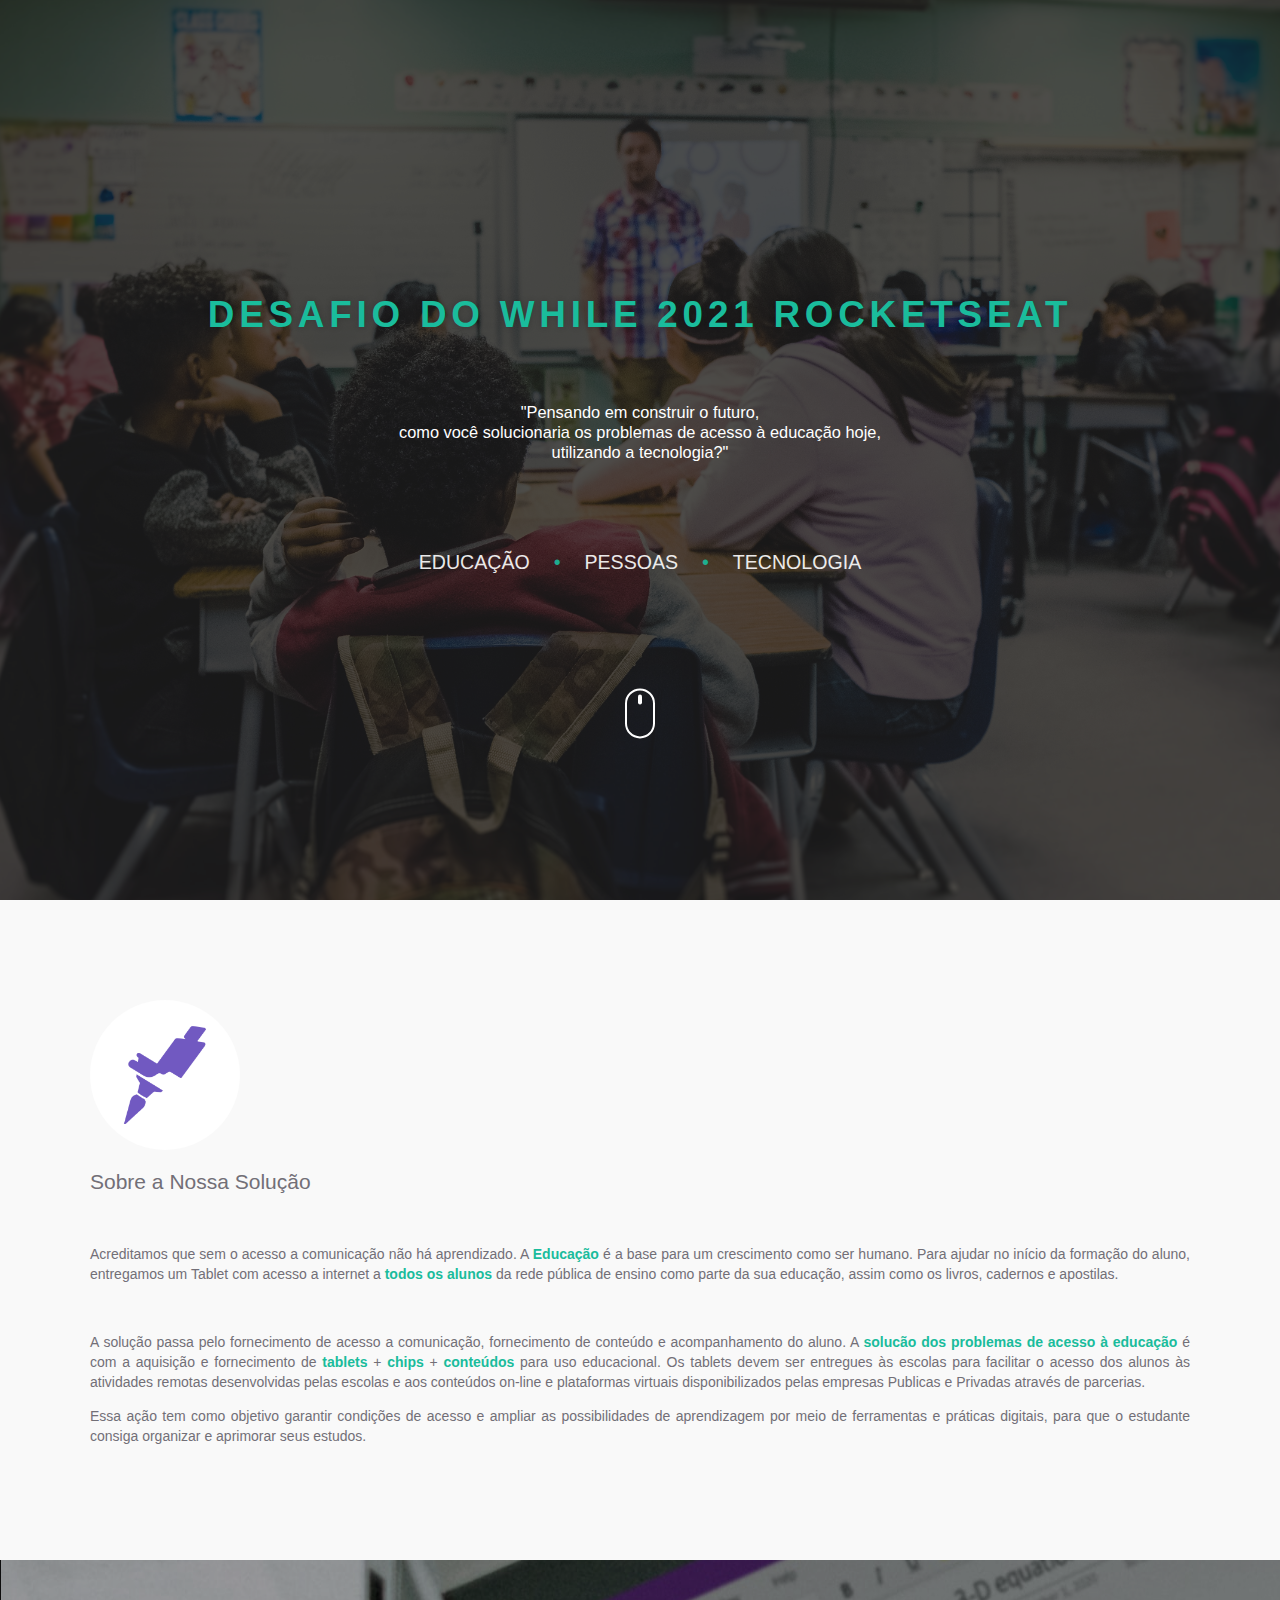
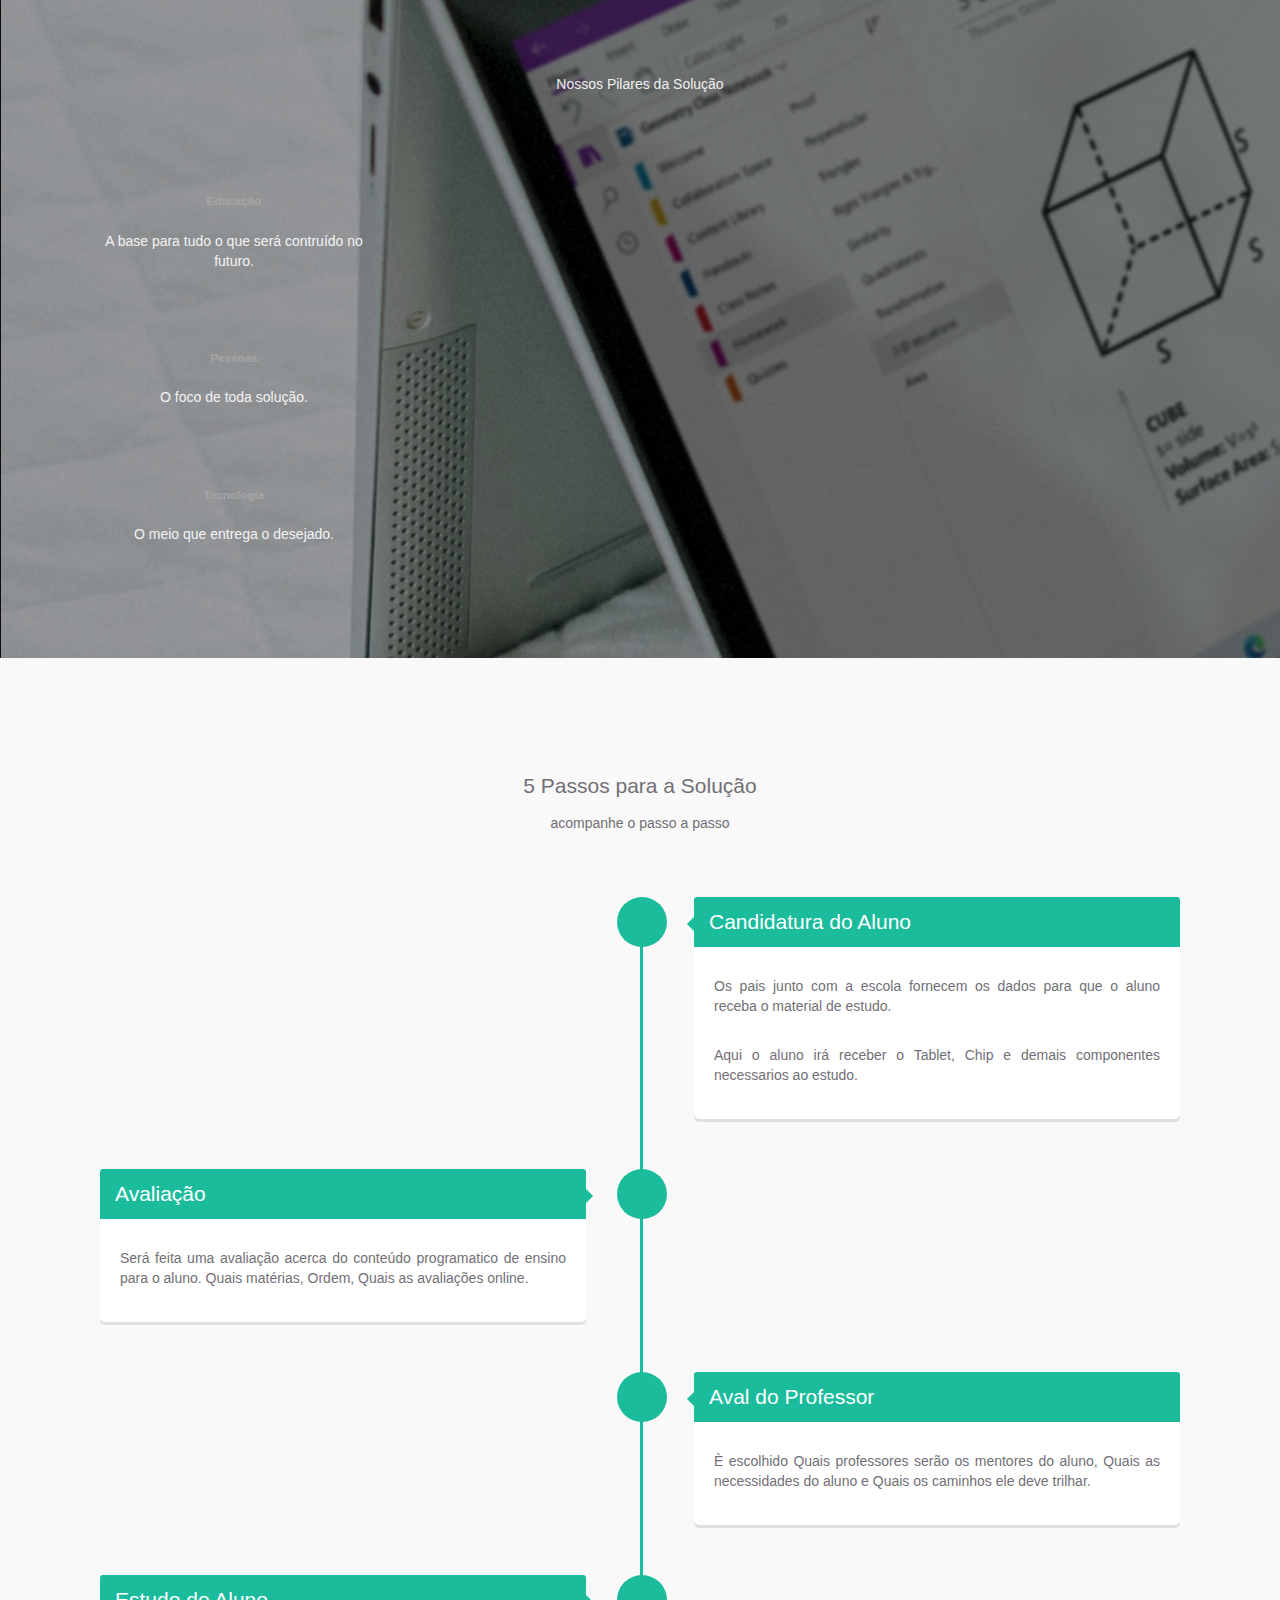
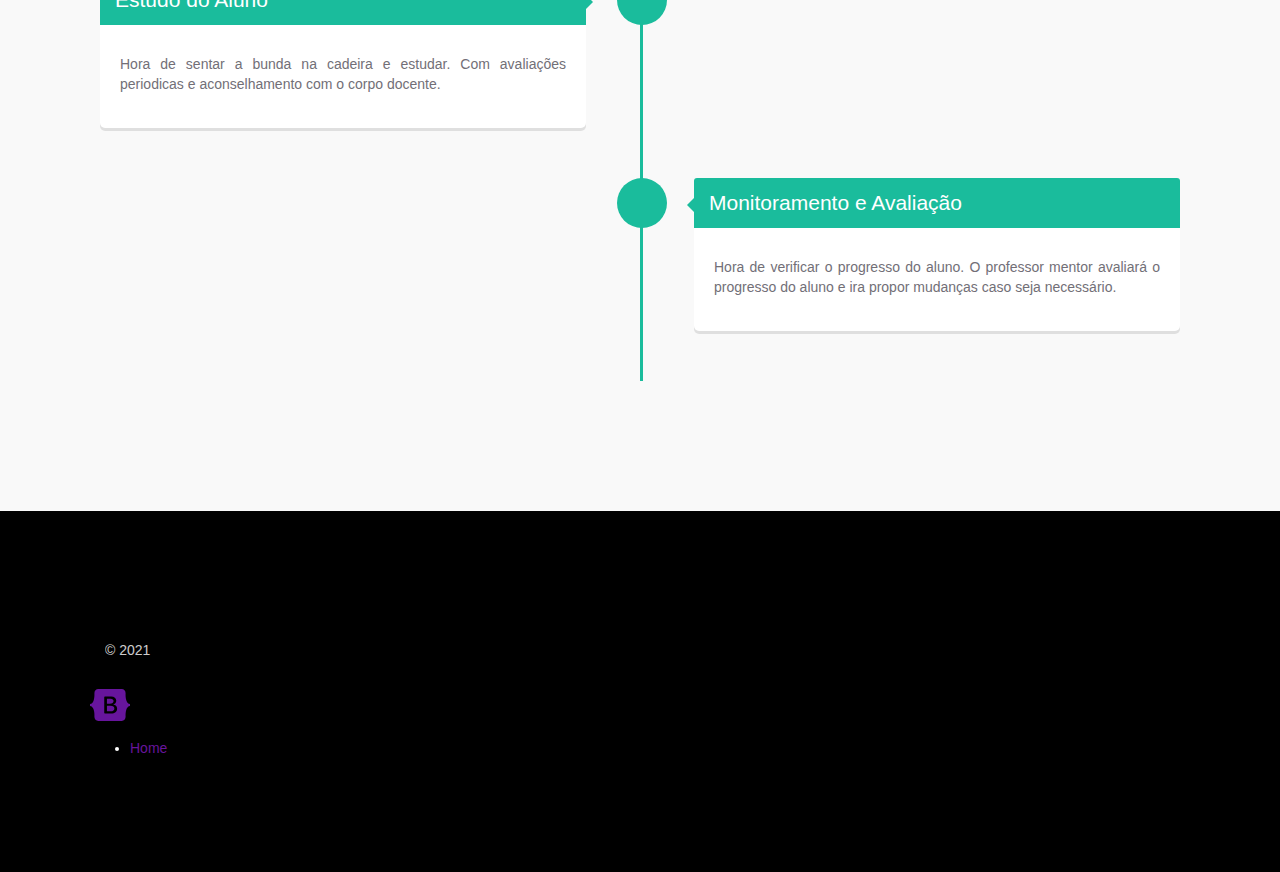
<file: index.html>
<!DOCTYPE html>

<html lang="pt-br">

<head>
  <meta charset="utf-8">
  <meta content="IE=edge" http-equiv="X-UA-Compatible">
  <meta content="width=device-width, initial-scale=1" name="viewport">
  <!-- The above 3 meta tags *must* come first in the head; any other head content must come *after* these tags -->
  <meta content="" name="description">
  <meta content="" name="author">
  <link href="../../favicon.ico" rel="icon">

  <title>Desafio - HTML, CSS e JS</title>

  <!-- Bootstrap core CSS  3
  <link crossorigin="anonymous" href="https://maxcdn.bootstrapcdn.com/bootstrap/3.3.6/css/bootstrap.min.css"
    integrity="sha384-1q8mTJOASx8j1Au+a5WDVnPi2lkFfwwEAa8hDDdjZlpLegxhjVME1fgjWPGmkzs7" rel="stylesheet">
  -->
  <!-- FontAwesome Icon Font
  <link href="https://maxcdn.bootstrapcdn.com/font-awesome/4.4.0/css/font-awesome.min.css" rel="stylesheet">
  -->
  <!-- Bootstrap core CSS  5  -->
  <link href="https://cdn.jsdelivr.net/npm/bootstrap@5.1.3/dist/css/bootstrap.min.css" rel="stylesheet"
    integrity="sha384-1BmE4kWBq78iYhFldvKuhfTAU6auU8tT94WrHftjDbrCEXSU1oBoqyl2QvZ6jIW3" crossorigin="anonymous">


  <!-- reference your copy Font Awesome here (from our CDN or by hosting yourself)
  https://fontawesome.com/v5.15/how-to-use/on-the-web/referencing-icons/basic-use

  <link href="/your-path-to-fontawesome/css/fontawesome.css" rel="stylesheet">
  <link href="/your-path-to-fontawesome/css/brands.css" rel="stylesheet">
  <link href="/your-path-to-fontawesome/css/solid.css" rel="stylesheet">
  -->
  <link rel="stylesheet" href="https://pro.fontawesome.com/releases/v5.10.0/css/all.css"
    integrity="sha384-AYmEC3Yw5cVb3ZcuHtOA93w35dYTsvhLPVnYs9eStHfGJvOvKxVfELGroGkvsg+p" crossorigin="anonymous" />


  <!-- LinearIcons Icon Font -->
  <link href="https://cdn.linearicons.com/free/1.0.0/icon-font.min.css" rel="stylesheet"><!-- Main Stylesheet -->
  <link href="css/style.css" rel="stylesheet"><!-- Timeline CSS -->
  <link href="css/timeline.css" rel="stylesheet">

  <!-- Custom styles for Footer with bootstrap -->
  <link href="./css/footers.css" rel="stylesheet">
</head>

<body>

  <!-- INTRO SECTION -->
  <section class="section-image">
    <div class="img-overlay"></div>

    <div class="intro">
      <div class="row">
        <div class="col-md-12">
          <h5>Desafio Do While 2021 Rocketseat</h5>

          <br /><br /><br />
          <h3>"Pensando em construir o futuro, <br />como você solucionaria os problemas de acesso à educação hoje,
            <br />utilizando a tecnologia?"
          </h3>
          <br /><br /><br />

          <p class="intro-desc">
            <span>Educação</span>
            <span class="colour-splash">•</span>
            <span>Pessoas</span>
            <span class="colour-splash">•</span>
            <span>Tecnologia</span>
          </p>
        </div>
        <!-- /col-md-12 -->
      </div>





      <div class="bottom">
        <a href="#about">
          <div class="mouse-icon">
            <div class="scroll">
            </div>
          </div>
        </a>
      </div>
    </div><!-- /intro -->
  </section>


  <!-- ABOUT SECTION -->
  <section class="section-primary " id="about">
    <div class="container">
      <div class="row">
        <div class="col-md-6 offset-md-3 text-center">
          <img class="profilepic" src="./images/icons/icon-rocketseat.png">

          <h2>Sobre a Nossa Solução</h2>

          <br />


          <p class="lead">Acreditamos que sem o acesso a comunicação não há aprendizado. A <span>Educação</span>
            é a base para um crescimento como ser humano. Para ajudar no início da formação do aluno,
            entregamos um Tablet com acesso a internet a <span>todos os alunos</span> da rede pública de ensino
            como parte da sua educação, assim como os livros, cadernos e apostilas.</p>
          <br />
          <p class="lead">A solução passa pelo fornecimento de acesso a comunicação, fornecimento de conteúdo e
            acompanhamento do aluno.

            A <span>solucão dos problemas de acesso à educação</span> é com a aquisição e fornecimento de
            <span>tablets</span> + <span>chips</span> + <span>conteúdos</span>
            para uso educacional. Os tablets devem ser entregues às escolas para facilitar o acesso dos alunos às
            atividades
            remotas desenvolvidas pelas escolas e aos conteúdos on-line e plataformas virtuais disponibilizados pelas
            empresas Publicas e Privadas através de parcerias.
          </p>

          <p class="lead">
            Essa ação tem como objetivo garantir condições de acesso e ampliar as possibilidades de aprendizagem por
            meio de ferramentas e práticas digitais, para que o estudante consiga organizar e aprimorar seus estudos.
          </p>
        </div><!-- /col-md-6 -->
      </div><!-- / row -->
    </div><!-- /container -->
  </section>

  <!-- SKILLS SECTION -->
  <section class="section-image" id="skills">
    <div class="img-overlay-50"></div>


    <div class="container">
      <div class="row">
        <div class="col-md-12 section-heading ">
          <!--      <h2>Nossos Pilares da Solução</h2> -->
          <p class=" h2 ">Nossos Pilares da Solução</p>



          <!-- <p class="lead">aqui promovemos o futuro</p>-->

          <br />
        </div>
      </div>


      <div class="row">
        <div class="col-md-4 text-center">


          <div class="card" style="width: 18rem;">

            <span style="font-size: 6em; color: #07ff73;">
              <i class="fab fa-accusoft "></i>
            </span>
            <div class="card-body">
              <h5 class="card-title text-secondary">Educação</h5>
              <p class="card-text text-primary"> A base para tudo o que será contruído no futuro.</p>

            </div>
          </div>
        </div>
        <div class="col-md-4 text-center">


          <div class="card" style="width: 18rem;">

            <span style="font-size: 6em; color: #07ff73;">
              <i class="fas fa-user-friends "></i>
            </span>
            <div class="card-body">
              <h5 class="card-title text-secondary">Pessoas</h5>
              <p class="card-text text-primary">O foco de toda solução.</p>

            </div>
          </div>
        </div>
        <div class="col-md-4 text-center">


          <div class="card" style="width: 18rem;">

            <span style="font-size: 6em; color: #07ff73;">
              <i class="fas fa-stream "></i>
            </span>
            <div class="card-body">
              <h5 class="card-title text-secondary">Tecnologia</h5>
              <p class="card-text text-primary">O meio que entrega o desejado.</p>

            </div>
          </div>
        </div>




      </div> <!-- / row -->

    </div><!-- /container -->

  </section>
  <!-- TIMELINE SECTION -->


  <section class="section-primary" id="timelinesection">
    <div class="container">
      <div class="row">
        <div class="col-md-12 section-heading">
          <h2>5 Passos para a Solução</h2>


          <p class="lead">acompanhe o passo a passo</p>

          <br />
        </div>
      </div>


      <div class="row">
        <div class="col-md-12">
          <!-- Timeline -->


          <div id="timeline">
            <!-- Timeline Item, copy from here to create various boxes -->


            <div class="timeline-item">
              <!--Icon inside the circle-->


              <div class="timeline-icon">
                <span style="font-size: 3.5em; color: #fff;">
                  <!-- <i class="fas fa-award"></i> -->
                </span>
              </div>


              <div class="timeline-content right">
                <h2>Candidatura do Aluno</h2>


                <p>Os pais junto com a escola fornecem os dados para que o aluno receba o material de estudo.</p>
                <p>Aqui o aluno irá receber o Tablet, Chip e demais componentes necessarios ao estudo.
                </p>
              </div>
            </div>
            <!-- /Timeline Item -->
            <!-- Timeline Item, copy from here to create various boxes -->


            <div class="timeline-item">
              <!--Icon inside the circle-->


              <div class="timeline-icon">
                <!--  <i class="fa fa-cog"></i> -->
              </div>
              <!-- Content from timeline box and position (right or left)-->


              <div class="timeline-content left">
                <h2>Avaliação</h2>


                <p>Será feita uma avaliação acerca do conteúdo programatico de ensino para o aluno.
                  Quais matérias, Ordem, Quais as avaliações online.
                </p>

              </div>
            </div>
            <!-- /Timeline Item-->
            <!-- Timeline Item, copy from here to create various boxes -->


            <div class="timeline-item">
              <!--Icon inside the circle-->


              <div class="timeline-icon">
                <!--  <i class="fa fa-cog"></i> -->
              </div>
              <!-- Content from timeline box and position (right or left)-->


              <div class="timeline-content right">
                <h2>Aval do Professor</h2>


                <p>È escolhido Quais professores serão os mentores do aluno,
                  Quais as necessidades do aluno e Quais os caminhos ele deve trilhar.
                </p>
              </div>
            </div>
            <!-- /Timeline Item-->
            <!-- Timeline Item, copy from here to create various boxes -->


            <div class="timeline-item">
              <!--Icon inside the circle-->


              <div class="timeline-icon">
                <!--  <i class="fa fa-cog"></i> -->
              </div>
              <!-- Content from timeline box and position (right or left)-->


              <div class="timeline-content left">
                <h2>Estudo do Aluno</h2>


                <p>Hora de sentar a bunda na cadeira e estudar. Com avaliações periodicas e
                  aconselhamento com o corpo docente.
                </p>
              </div>
            </div>
            <!-- /Timeline Item-->
            <!-- Timeline Item, copy from here to create various boxes -->


            <div class="timeline-item">
              <!--Icon inside the circle-->


              <div class="timeline-icon">
                <!--  <i class="fa fa-cog"></i> -->
              </div>
              <!-- Content from timeline box and position (right or left)-->


              <div class="timeline-content right">
                <h2>Monitoramento e Avaliação</h2>


                <p>Hora de verificar o progresso do aluno. O professor mentor avaliará o
                  progresso do aluno e ira propor mudanças caso seja necessário.
                </p>
              </div>
            </div>
            <!-- /Timeline Item-->
          </div>
          <!-- /col-md-12 -->
        </div>
        <!-- /row -->
      </div>
    </div> <!-- / container -->
  </section>
  <!-- FOOTER SECTION -->

  <footer class="footer">
    <div class="container">

      <svg xmlns="http://www.w3.org/2000/svg" style="display: none;">
        <symbol id="bootstrap" viewBox="0 0 118 94">

          <path fill-rule="evenodd" clip-rule="evenodd"
            d="M24.509 0c-6.733 0-11.715 5.893-11.492 12.284.214 6.14-.064 14.092-2.066 20.577C8.943 39.365 5.547 43.485 0 44.014v5.972c5.547.529 8.943 4.649 10.951 11.153 2.002 6.485 2.28 14.437 2.066 20.577C12.794 88.106 17.776 94 24.51 94H93.5c6.733 0 11.714-5.893 11.491-12.284-.214-6.14.064-14.092 2.066-20.577 2.009-6.504 5.396-10.624 10.943-11.153v-5.972c-5.547-.529-8.934-4.649-10.943-11.153-2.002-6.484-2.28-14.437-2.066-20.577C105.214 5.894 100.233 0 93.5 0H24.508zM80 57.863C80 66.663 73.436 72 62.543 72H44a2 2 0 01-2-2V24a2 2 0 012-2h18.437c9.083 0 15.044 4.92 15.044 12.474 0 5.302-4.01 10.049-9.119 10.88v.277C75.317 46.394 80 51.21 80 57.863zM60.521 28.34H49.948v14.934h8.905c6.884 0 10.68-2.772 10.68-7.727 0-4.643-3.264-7.207-9.012-7.207zM49.948 49.2v16.458H60.91c7.167 0 10.964-2.876 10.964-8.281 0-5.406-3.903-8.178-11.425-8.178H49.948z">
          </path>
        </symbol>

      </svg>

      <div class="container">
        <footer class="d-flex flex-wrap justify-content-between align-items-center py-3 my-4 border-top">
          <p class="col-md-4 mb-0 text-muted">&copy; 2021</p>

          <a href="/"
            class="col-md-4 d-flex align-items-center justify-content-center mb-3 mb-md-0 me-md-auto link-dark text-decoration-none">
            <svg class="bi me-2" width="40" height="32">
              <use xlink:href="#bootstrap" />
            </svg>
          </a>

          <ul class="nav col-md-4 justify-content-end">

            <li class="nav-item"><a href="#" class="nav-link px-2 text-muted">Home</a></li>
          </ul>
        </footer>
      </div>

    </div><!-- /container -->
  </footer>
  <!-- Bootstrap core JavaScript
    ================================================== -->

  <!-- Placed at the end of the document so the pages load faster -->
  <script src="https://ajax.googleapis.com/ajax/libs/jquery/1.11.3/jquery.min.js">
  </script>
  <script>
    window.jQuery || document.write('<script src="../../assets/js/vendor/jquery.min.js"><\/script>')
  </script>
  <!--
    <script src="js/bootstrap.min.js">  </script>
    -->

  <script src="js/scripts.js">
  </script>

  <!-- Bootstrap 5 Bundle -->
  <script src="https://cdn.jsdelivr.net/npm/bootstrap@5.1.3/dist/js/bootstrap.bundle.min.js"
    integrity="sha384-ka7Sk0Gln4gmtz2MlQnikT1wXgYsOg+OMhuP+IlRH9sENBO0LRn5q+8nbTov4+1p"
    crossorigin="anonymous"></script>
</body>

</html>
</file>
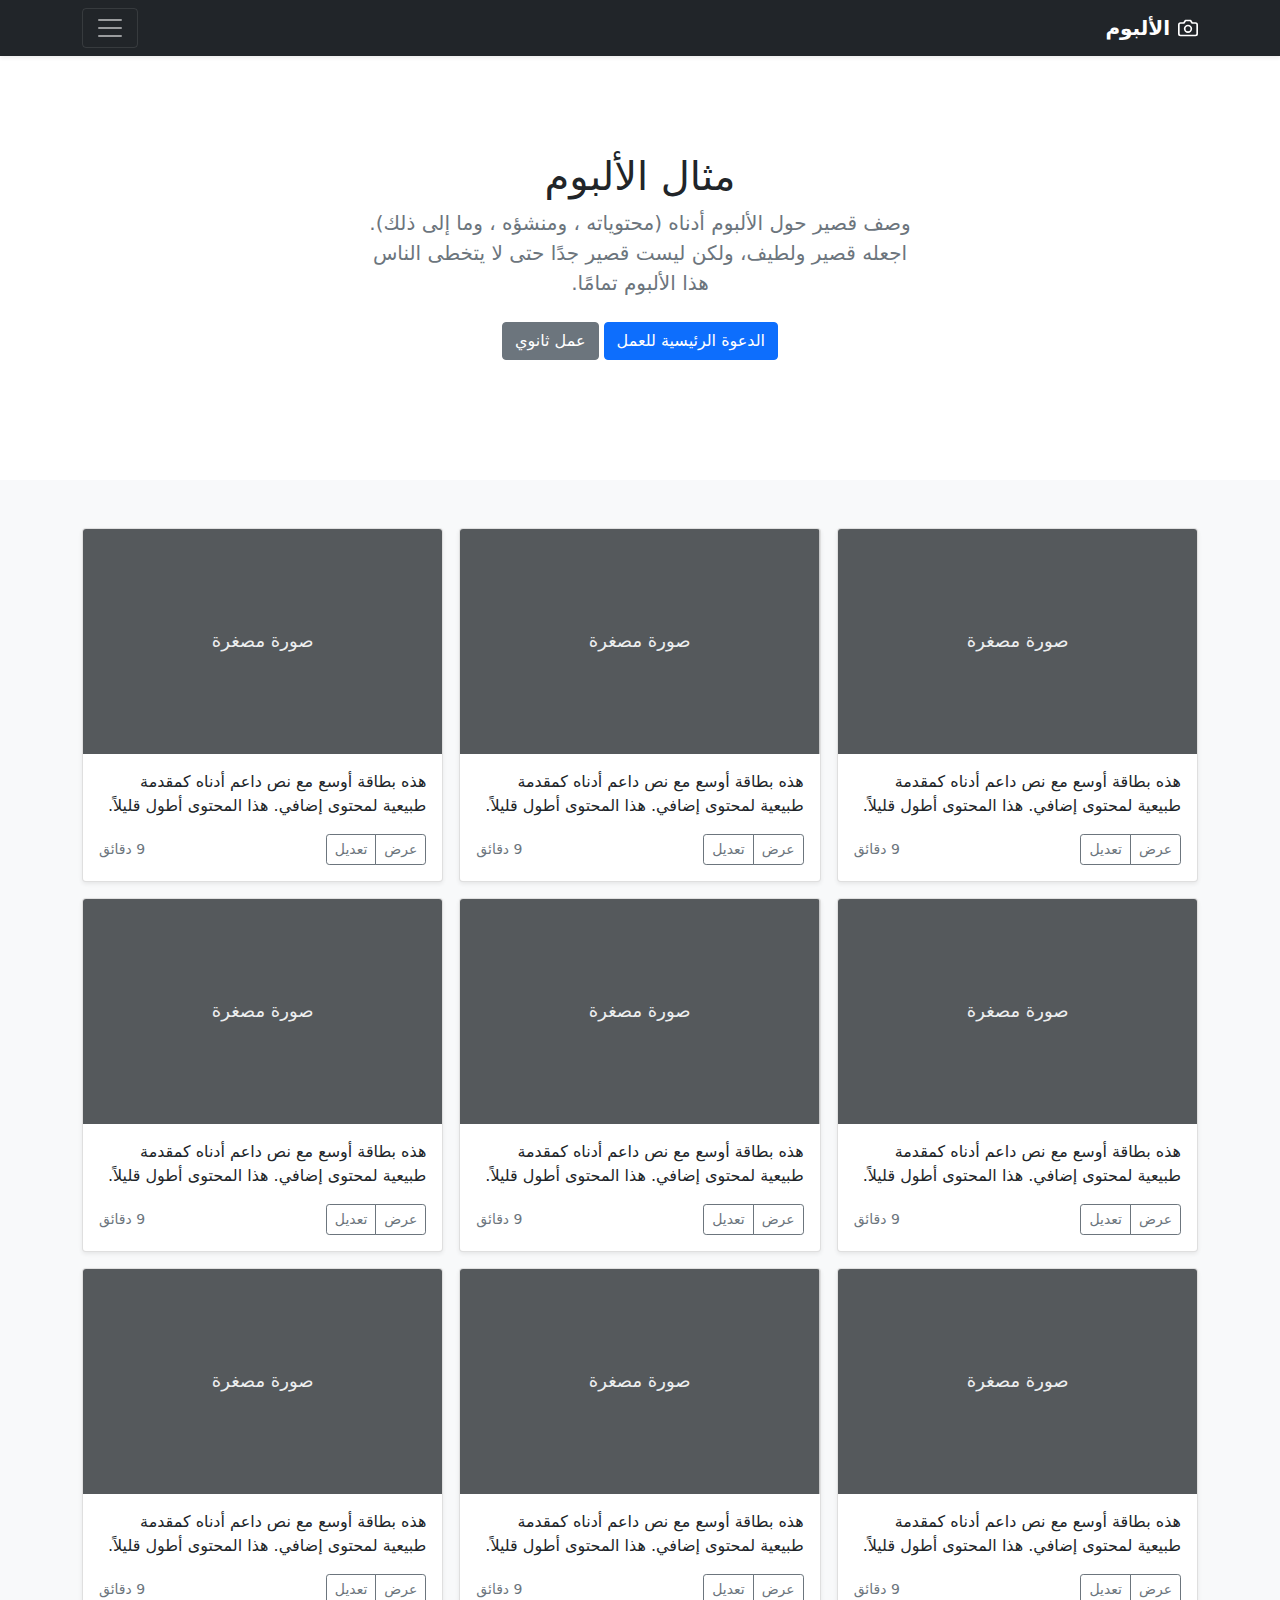
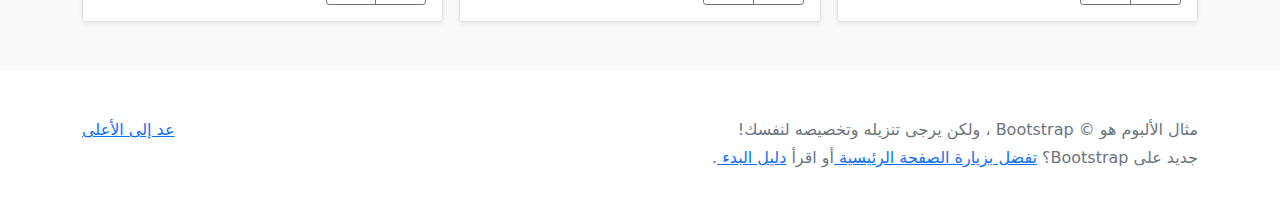
<file: bootstrap-5.1.3-examples/bootstrap-5.1.3-examples/album-rtl/index.html>
<!doctype html>
<html lang="ar" dir="rtl">
  <head>
    <meta charset="utf-8">
    <meta name="viewport" content="width=device-width, initial-scale=1">
    <meta name="description" content="">
    <meta name="author" content="Mark Otto, Jacob Thornton, and Bootstrap contributors">
    <meta name="generator" content="Hugo 0.88.1">
    <title>مثال الألبوم · Bootstrap v5.1</title>

    <link rel="canonical" href="https://getbootstrap.com/docs/5.1/examples/album-rtl/">

    

    <!-- Bootstrap core CSS -->
<link href="../assets/dist/css/bootstrap.rtl.min.css" rel="stylesheet">

    <style>
      .bd-placeholder-img {
        font-size: 1.125rem;
        text-anchor: middle;
        -webkit-user-select: none;
        -moz-user-select: none;
        user-select: none;
      }

      @media (min-width: 768px) {
        .bd-placeholder-img-lg {
          font-size: 3.5rem;
        }
      }
    </style>

    
  </head>
  <body>
    
<header>
  <div class="collapse bg-dark" id="navbarHeader">
    <div class="container">
      <div class="row">
        <div class="col-sm-8 col-md-7 py-4">
          <h4 class="text-white">حول</h4>
          <p class="text-muted">أضف بعض المعلومات حول الألبوم، المؤلف، أو أي سياق خلفية آخر. اجعلها بضع جمل حتى يتمكن الزوار من التقاط بعض التلميحات المفيدة. ثم اربطها ببعض مواقع التواصل الاجتماعي أو معلومات الاتصال.</p>
        </div>
        <div class="col-sm-4 offset-md-1 py-4">
          <h4 class="text-white">تواصل معي</h4>
          <ul class="list-unstyled">
            <li><a href="#" class="text-white">تابعني على تويتر</a></li>
            <li><a href="#" class="text-white">شاركني الإعجاب في فيسبوك</a></li>
            <li><a href="#" class="text-white">راسلني على البريد الإلكتروني</a></li>
          </ul>
        </div>
      </div>
    </div>
  </div>
  <div class="navbar navbar-dark bg-dark shadow-sm">
    <div class="container">
      <a href="#" class="navbar-brand d-flex align-items-center">
        <svg xmlns="http://www.w3.org/2000/svg" width="20" height="20" fill="none" stroke="currentColor" stroke-linecap="round" stroke-linejoin="round" stroke-width="2" aria-hidden="true" class="me-2" viewBox="0 0 24 24"><path d="M23 19a2 2 0 0 1-2 2H3a2 2 0 0 1-2-2V8a2 2 0 0 1 2-2h4l2-3h6l2 3h4a2 2 0 0 1 2 2z"/><circle cx="12" cy="13" r="4"/></svg>
        <strong>الألبوم</strong>
      </a>
      <button class="navbar-toggler" type="button" data-bs-toggle="collapse" data-bs-target="#navbarHeader" aria-controls="navbarHeader" aria-expanded="false" aria-label="تبديل التنقل">
        <span class="navbar-toggler-icon"></span>
      </button>
    </div>
  </div>
</header>

<main>

  <section class="py-5 text-center container">
    <div class="row py-lg-5">
      <div class="col-lg-6 col-md-8 mx-auto">
        <h1 class="fw-light">مثال الألبوم</h1>
        <p class="lead text-muted">وصف قصير حول الألبوم أدناه (محتوياته ، ومنشؤه ، وما إلى ذلك). اجعله قصير ولطيف، ولكن ليست قصير جدًا حتى لا يتخطى الناس هذا الألبوم تمامًا.</p>
        <p>
          <a href="#" class="btn btn-primary my-2">الدعوة الرئيسية للعمل</a>
          <a href="#" class="btn btn-secondary my-2">عمل ثانوي</a>
        </p>
      </div>
    </div>
  </section>

  <div class="album py-5 bg-light">
    <div class="container">

      <div class="row row-cols-1 row-cols-sm-2 row-cols-md-3 g-3">
        <div class="col">
          <div class="card shadow-sm">
            <svg class="bd-placeholder-img card-img-top" width="100%" height="225" xmlns="http://www.w3.org/2000/svg" role="img" aria-label="Placeholder: صورة مصغرة" preserveAspectRatio="xMidYMid slice" focusable="false"><title>Placeholder</title><rect width="100%" height="100%" fill="#55595c"/><text x="50%" y="50%" fill="#eceeef" dy=".3em">صورة مصغرة</text></svg>

            <div class="card-body">
              <p class="card-text">هذه بطاقة أوسع مع نص داعم أدناه كمقدمة طبيعية لمحتوى إضافي. هذا المحتوى أطول قليلاً.</p>
              <div class="d-flex justify-content-between align-items-center">
                <div class="btn-group">
                  <button type="button" class="btn btn-sm btn-outline-secondary">عرض</button>
                  <button type="button" class="btn btn-sm btn-outline-secondary">تعديل</button>
                </div>
                <small class="text-muted">9 دقائق</small>
              </div>
            </div>
          </div>
        </div>
        <div class="col">
          <div class="card shadow-sm">
            <svg class="bd-placeholder-img card-img-top" width="100%" height="225" xmlns="http://www.w3.org/2000/svg" role="img" aria-label="Placeholder: صورة مصغرة" preserveAspectRatio="xMidYMid slice" focusable="false"><title>Placeholder</title><rect width="100%" height="100%" fill="#55595c"/><text x="50%" y="50%" fill="#eceeef" dy=".3em">صورة مصغرة</text></svg>

            <div class="card-body">
              <p class="card-text">هذه بطاقة أوسع مع نص داعم أدناه كمقدمة طبيعية لمحتوى إضافي. هذا المحتوى أطول قليلاً.</p>
              <div class="d-flex justify-content-between align-items-center">
                <div class="btn-group">
                  <button type="button" class="btn btn-sm btn-outline-secondary">عرض</button>
                  <button type="button" class="btn btn-sm btn-outline-secondary">تعديل</button>
                </div>
                <small class="text-muted">9 دقائق</small>
              </div>
            </div>
          </div>
        </div>
        <div class="col">
          <div class="card shadow-sm">
            <svg class="bd-placeholder-img card-img-top" width="100%" height="225" xmlns="http://www.w3.org/2000/svg" role="img" aria-label="Placeholder: صورة مصغرة" preserveAspectRatio="xMidYMid slice" focusable="false"><title>Placeholder</title><rect width="100%" height="100%" fill="#55595c"/><text x="50%" y="50%" fill="#eceeef" dy=".3em">صورة مصغرة</text></svg>

            <div class="card-body">
              <p class="card-text">هذه بطاقة أوسع مع نص داعم أدناه كمقدمة طبيعية لمحتوى إضافي. هذا المحتوى أطول قليلاً.</p>
              <div class="d-flex justify-content-between align-items-center">
                <div class="btn-group">
                  <button type="button" class="btn btn-sm btn-outline-secondary">عرض</button>
                  <button type="button" class="btn btn-sm btn-outline-secondary">تعديل</button>
                </div>
                <small class="text-muted">9 دقائق</small>
              </div>
            </div>
          </div>
        </div>

        <div class="col">
          <div class="card shadow-sm">
            <svg class="bd-placeholder-img card-img-top" width="100%" height="225" xmlns="http://www.w3.org/2000/svg" role="img" aria-label="Placeholder: صورة مصغرة" preserveAspectRatio="xMidYMid slice" focusable="false"><title>Placeholder</title><rect width="100%" height="100%" fill="#55595c"/><text x="50%" y="50%" fill="#eceeef" dy=".3em">صورة مصغرة</text></svg>

            <div class="card-body">
              <p class="card-text">هذه بطاقة أوسع مع نص داعم أدناه كمقدمة طبيعية لمحتوى إضافي. هذا المحتوى أطول قليلاً.</p>
              <div class="d-flex justify-content-between align-items-center">
                <div class="btn-group">
                  <button type="button" class="btn btn-sm btn-outline-secondary">عرض</button>
                  <button type="button" class="btn btn-sm btn-outline-secondary">تعديل</button>
                </div>
                <small class="text-muted">9 دقائق</small>
              </div>
            </div>
          </div>
        </div>
        <div class="col">
          <div class="card shadow-sm">
            <svg class="bd-placeholder-img card-img-top" width="100%" height="225" xmlns="http://www.w3.org/2000/svg" role="img" aria-label="Placeholder: صورة مصغرة" preserveAspectRatio="xMidYMid slice" focusable="false"><title>Placeholder</title><rect width="100%" height="100%" fill="#55595c"/><text x="50%" y="50%" fill="#eceeef" dy=".3em">صورة مصغرة</text></svg>

            <div class="card-body">
              <p class="card-text">هذه بطاقة أوسع مع نص داعم أدناه كمقدمة طبيعية لمحتوى إضافي. هذا المحتوى أطول قليلاً.</p>
              <div class="d-flex justify-content-between align-items-center">
                <div class="btn-group">
                  <button type="button" class="btn btn-sm btn-outline-secondary">عرض</button>
                  <button type="button" class="btn btn-sm btn-outline-secondary">تعديل</button>
                </div>
                <small class="text-muted">9 دقائق</small>
              </div>
            </div>
          </div>
        </div>
        <div class="col">
          <div class="card shadow-sm">
            <svg class="bd-placeholder-img card-img-top" width="100%" height="225" xmlns="http://www.w3.org/2000/svg" role="img" aria-label="Placeholder: صورة مصغرة" preserveAspectRatio="xMidYMid slice" focusable="false"><title>Placeholder</title><rect width="100%" height="100%" fill="#55595c"/><text x="50%" y="50%" fill="#eceeef" dy=".3em">صورة مصغرة</text></svg>

            <div class="card-body">
              <p class="card-text">هذه بطاقة أوسع مع نص داعم أدناه كمقدمة طبيعية لمحتوى إضافي. هذا المحتوى أطول قليلاً.</p>
              <div class="d-flex justify-content-between align-items-center">
                <div class="btn-group">
                  <button type="button" class="btn btn-sm btn-outline-secondary">عرض</button>
                  <button type="button" class="btn btn-sm btn-outline-secondary">تعديل</button>
                </div>
                <small class="text-muted">9 دقائق</small>
              </div>
            </div>
          </div>
        </div>

        <div class="col">
          <div class="card shadow-sm">
            <svg class="bd-placeholder-img card-img-top" width="100%" height="225" xmlns="http://www.w3.org/2000/svg" role="img" aria-label="Placeholder: صورة مصغرة" preserveAspectRatio="xMidYMid slice" focusable="false"><title>Placeholder</title><rect width="100%" height="100%" fill="#55595c"/><text x="50%" y="50%" fill="#eceeef" dy=".3em">صورة مصغرة</text></svg>

            <div class="card-body">
              <p class="card-text">هذه بطاقة أوسع مع نص داعم أدناه كمقدمة طبيعية لمحتوى إضافي. هذا المحتوى أطول قليلاً.</p>
              <div class="d-flex justify-content-between align-items-center">
                <div class="btn-group">
                  <button type="button" class="btn btn-sm btn-outline-secondary">عرض</button>
                  <button type="button" class="btn btn-sm btn-outline-secondary">تعديل</button>
                </div>
                <small class="text-muted">9 دقائق</small>
              </div>
            </div>
          </div>
        </div>
        <div class="col">
          <div class="card shadow-sm">
            <svg class="bd-placeholder-img card-img-top" width="100%" height="225" xmlns="http://www.w3.org/2000/svg" role="img" aria-label="Placeholder: صورة مصغرة" preserveAspectRatio="xMidYMid slice" focusable="false"><title>Placeholder</title><rect width="100%" height="100%" fill="#55595c"/><text x="50%" y="50%" fill="#eceeef" dy=".3em">صورة مصغرة</text></svg>

            <div class="card-body">
              <p class="card-text">هذه بطاقة أوسع مع نص داعم أدناه كمقدمة طبيعية لمحتوى إضافي. هذا المحتوى أطول قليلاً.</p>
              <div class="d-flex justify-content-between align-items-center">
                <div class="btn-group">
                  <button type="button" class="btn btn-sm btn-outline-secondary">عرض</button>
                  <button type="button" class="btn btn-sm btn-outline-secondary">تعديل</button>
                </div>
                <small class="text-muted">9 دقائق</small>
              </div>
            </div>
          </div>
        </div>
        <div class="col">
          <div class="card shadow-sm">
            <svg class="bd-placeholder-img card-img-top" width="100%" height="225" xmlns="http://www.w3.org/2000/svg" role="img" aria-label="Placeholder: صورة مصغرة" preserveAspectRatio="xMidYMid slice" focusable="false"><title>Placeholder</title><rect width="100%" height="100%" fill="#55595c"/><text x="50%" y="50%" fill="#eceeef" dy=".3em">صورة مصغرة</text></svg>

            <div class="card-body">
              <p class="card-text">هذه بطاقة أوسع مع نص داعم أدناه كمقدمة طبيعية لمحتوى إضافي. هذا المحتوى أطول قليلاً.</p>
              <div class="d-flex justify-content-between align-items-center">
                <div class="btn-group">
                  <button type="button" class="btn btn-sm btn-outline-secondary">عرض</button>
                  <button type="button" class="btn btn-sm btn-outline-secondary">تعديل</button>
                </div>
                <small class="text-muted">9 دقائق</small>
              </div>
            </div>
          </div>
        </div>
      </div>
    </div>
  </div>

</main>

<footer class="text-muted py-5">
  <div class="container">
    <p class="float-end mb-1">
      <a href="#">عد إلى الأعلى</a>
    </p>
    <p class="mb-1">مثال الألبوم هو © Bootstrap ، ولكن يرجى تنزيله وتخصيصه لنفسك!</p>
    <p class="mb-0">جديد على Bootstrap؟ <a href="/"> تفضل بزيارة الصفحة الرئيسية </a> أو اقرأ <a href="../getting-started/introduction/ "> دليل البدء </a>.</p>
  </div>
</footer>


    <script src="../assets/dist/js/bootstrap.bundle.min.js"></script>

      
  </body>
</html>
</file>
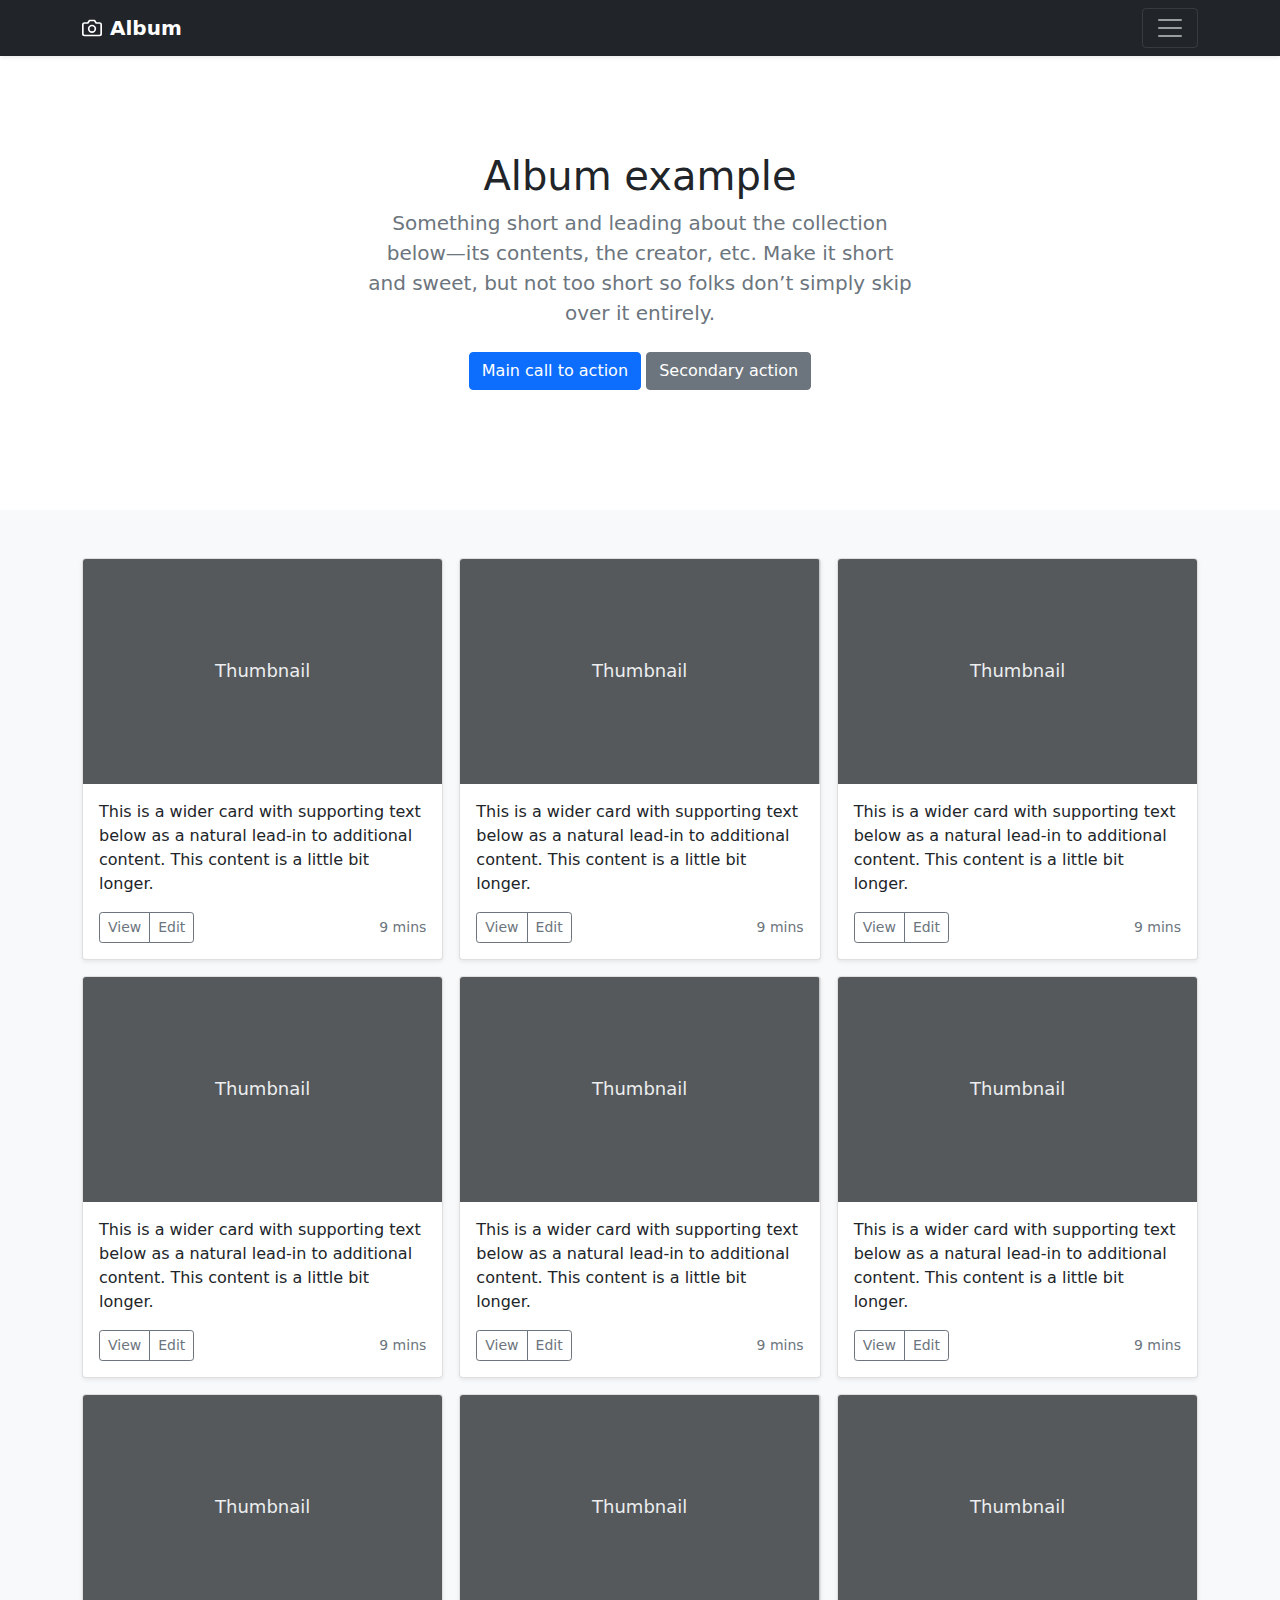
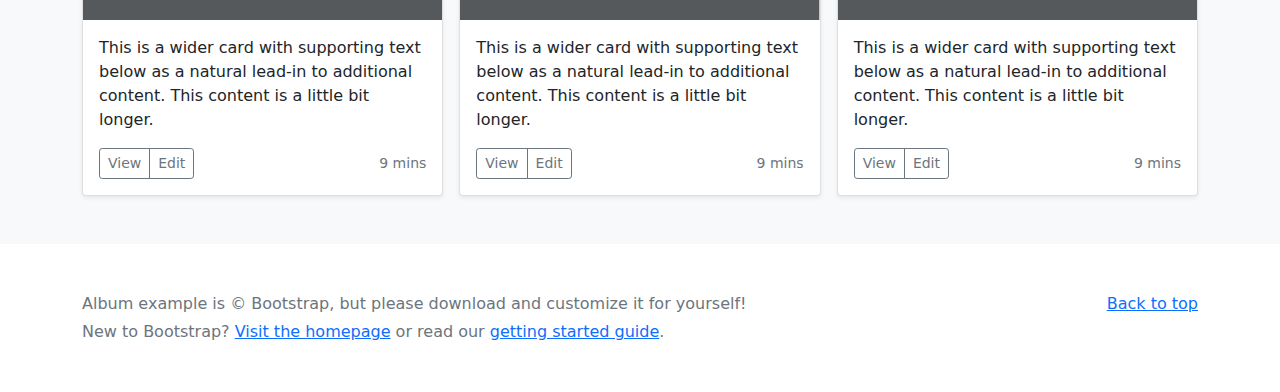
<file: bootstrap-5.1.3-examples/bootstrap-5.1.3-examples/album/index.html>
<!doctype html>
<html lang="en">
  <head>
    <meta charset="utf-8">
    <meta name="viewport" content="width=device-width, initial-scale=1">
    <meta name="description" content="">
    <meta name="author" content="Mark Otto, Jacob Thornton, and Bootstrap contributors">
    <meta name="generator" content="Hugo 0.88.1">
    <title>Album example · Bootstrap v5.1</title>

    <link rel="canonical" href="https://getbootstrap.com/docs/5.1/examples/album/">

    

    <!-- Bootstrap core CSS -->
<link href="../assets/dist/css/bootstrap.min.css" rel="stylesheet">

    <style>
      .bd-placeholder-img {
        font-size: 1.125rem;
        text-anchor: middle;
        -webkit-user-select: none;
        -moz-user-select: none;
        user-select: none;
      }

      @media (min-width: 768px) {
        .bd-placeholder-img-lg {
          font-size: 3.5rem;
        }
      }
    </style>

    
  </head>
  <body>
    
<header>
  <div class="collapse bg-dark" id="navbarHeader">
    <div class="container">
      <div class="row">
        <div class="col-sm-8 col-md-7 py-4">
          <h4 class="text-white">About</h4>
          <p class="text-muted">Add some information about the album below, the author, or any other background context. Make it a few sentences long so folks can pick up some informative tidbits. Then, link them off to some social networking sites or contact information.</p>
        </div>
        <div class="col-sm-4 offset-md-1 py-4">
          <h4 class="text-white">Contact</h4>
          <ul class="list-unstyled">
            <li><a href="#" class="text-white">Follow on Twitter</a></li>
            <li><a href="#" class="text-white">Like on Facebook</a></li>
            <li><a href="#" class="text-white">Email me</a></li>
          </ul>
        </div>
      </div>
    </div>
  </div>
  <div class="navbar navbar-dark bg-dark shadow-sm">
    <div class="container">
      <a href="#" class="navbar-brand d-flex align-items-center">
        <svg xmlns="http://www.w3.org/2000/svg" width="20" height="20" fill="none" stroke="currentColor" stroke-linecap="round" stroke-linejoin="round" stroke-width="2" aria-hidden="true" class="me-2" viewBox="0 0 24 24"><path d="M23 19a2 2 0 0 1-2 2H3a2 2 0 0 1-2-2V8a2 2 0 0 1 2-2h4l2-3h6l2 3h4a2 2 0 0 1 2 2z"/><circle cx="12" cy="13" r="4"/></svg>
        <strong>Album</strong>
      </a>
      <button class="navbar-toggler" type="button" data-bs-toggle="collapse" data-bs-target="#navbarHeader" aria-controls="navbarHeader" aria-expanded="false" aria-label="Toggle navigation">
        <span class="navbar-toggler-icon"></span>
      </button>
    </div>
  </div>
</header>

<main>

  <section class="py-5 text-center container">
    <div class="row py-lg-5">
      <div class="col-lg-6 col-md-8 mx-auto">
        <h1 class="fw-light">Album example</h1>
        <p class="lead text-muted">Something short and leading about the collection below—its contents, the creator, etc. Make it short and sweet, but not too short so folks don’t simply skip over it entirely.</p>
        <p>
          <a href="#" class="btn btn-primary my-2">Main call to action</a>
          <a href="#" class="btn btn-secondary my-2">Secondary action</a>
        </p>
      </div>
    </div>
  </section>

  <div class="album py-5 bg-light">
    <div class="container">

      <div class="row row-cols-1 row-cols-sm-2 row-cols-md-3 g-3">
        <div class="col">
          <div class="card shadow-sm">
            <svg class="bd-placeholder-img card-img-top" width="100%" height="225" xmlns="http://www.w3.org/2000/svg" role="img" aria-label="Placeholder: Thumbnail" preserveAspectRatio="xMidYMid slice" focusable="false"><title>Placeholder</title><rect width="100%" height="100%" fill="#55595c"/><text x="50%" y="50%" fill="#eceeef" dy=".3em">Thumbnail</text></svg>

            <div class="card-body">
              <p class="card-text">This is a wider card with supporting text below as a natural lead-in to additional content. This content is a little bit longer.</p>
              <div class="d-flex justify-content-between align-items-center">
                <div class="btn-group">
                  <button type="button" class="btn btn-sm btn-outline-secondary">View</button>
                  <button type="button" class="btn btn-sm btn-outline-secondary">Edit</button>
                </div>
                <small class="text-muted">9 mins</small>
              </div>
            </div>
          </div>
        </div>
        <div class="col">
          <div class="card shadow-sm">
            <svg class="bd-placeholder-img card-img-top" width="100%" height="225" xmlns="http://www.w3.org/2000/svg" role="img" aria-label="Placeholder: Thumbnail" preserveAspectRatio="xMidYMid slice" focusable="false"><title>Placeholder</title><rect width="100%" height="100%" fill="#55595c"/><text x="50%" y="50%" fill="#eceeef" dy=".3em">Thumbnail</text></svg>

            <div class="card-body">
              <p class="card-text">This is a wider card with supporting text below as a natural lead-in to additional content. This content is a little bit longer.</p>
              <div class="d-flex justify-content-between align-items-center">
                <div class="btn-group">
                  <button type="button" class="btn btn-sm btn-outline-secondary">View</button>
                  <button type="button" class="btn btn-sm btn-outline-secondary">Edit</button>
                </div>
                <small class="text-muted">9 mins</small>
              </div>
            </div>
          </div>
        </div>
        <div class="col">
          <div class="card shadow-sm">
            <svg class="bd-placeholder-img card-img-top" width="100%" height="225" xmlns="http://www.w3.org/2000/svg" role="img" aria-label="Placeholder: Thumbnail" preserveAspectRatio="xMidYMid slice" focusable="false"><title>Placeholder</title><rect width="100%" height="100%" fill="#55595c"/><text x="50%" y="50%" fill="#eceeef" dy=".3em">Thumbnail</text></svg>

            <div class="card-body">
              <p class="card-text">This is a wider card with supporting text below as a natural lead-in to additional content. This content is a little bit longer.</p>
              <div class="d-flex justify-content-between align-items-center">
                <div class="btn-group">
                  <button type="button" class="btn btn-sm btn-outline-secondary">View</button>
                  <button type="button" class="btn btn-sm btn-outline-secondary">Edit</button>
                </div>
                <small class="text-muted">9 mins</small>
              </div>
            </div>
          </div>
        </div>

        <div class="col">
          <div class="card shadow-sm">
            <svg class="bd-placeholder-img card-img-top" width="100%" height="225" xmlns="http://www.w3.org/2000/svg" role="img" aria-label="Placeholder: Thumbnail" preserveAspectRatio="xMidYMid slice" focusable="false"><title>Placeholder</title><rect width="100%" height="100%" fill="#55595c"/><text x="50%" y="50%" fill="#eceeef" dy=".3em">Thumbnail</text></svg>

            <div class="card-body">
              <p class="card-text">This is a wider card with supporting text below as a natural lead-in to additional content. This content is a little bit longer.</p>
              <div class="d-flex justify-content-between align-items-center">
                <div class="btn-group">
                  <button type="button" class="btn btn-sm btn-outline-secondary">View</button>
                  <button type="button" class="btn btn-sm btn-outline-secondary">Edit</button>
                </div>
                <small class="text-muted">9 mins</small>
              </div>
            </div>
          </div>
        </div>
        <div class="col">
          <div class="card shadow-sm">
            <svg class="bd-placeholder-img card-img-top" width="100%" height="225" xmlns="http://www.w3.org/2000/svg" role="img" aria-label="Placeholder: Thumbnail" preserveAspectRatio="xMidYMid slice" focusable="false"><title>Placeholder</title><rect width="100%" height="100%" fill="#55595c"/><text x="50%" y="50%" fill="#eceeef" dy=".3em">Thumbnail</text></svg>

            <div class="card-body">
              <p class="card-text">This is a wider card with supporting text below as a natural lead-in to additional content. This content is a little bit longer.</p>
              <div class="d-flex justify-content-between align-items-center">
                <div class="btn-group">
                  <button type="button" class="btn btn-sm btn-outline-secondary">View</button>
                  <button type="button" class="btn btn-sm btn-outline-secondary">Edit</button>
                </div>
                <small class="text-muted">9 mins</small>
              </div>
            </div>
          </div>
        </div>
        <div class="col">
          <div class="card shadow-sm">
            <svg class="bd-placeholder-img card-img-top" width="100%" height="225" xmlns="http://www.w3.org/2000/svg" role="img" aria-label="Placeholder: Thumbnail" preserveAspectRatio="xMidYMid slice" focusable="false"><title>Placeholder</title><rect width="100%" height="100%" fill="#55595c"/><text x="50%" y="50%" fill="#eceeef" dy=".3em">Thumbnail</text></svg>

            <div class="card-body">
              <p class="card-text">This is a wider card with supporting text below as a natural lead-in to additional content. This content is a little bit longer.</p>
              <div class="d-flex justify-content-between align-items-center">
                <div class="btn-group">
                  <button type="button" class="btn btn-sm btn-outline-secondary">View</button>
                  <button type="button" class="btn btn-sm btn-outline-secondary">Edit</button>
                </div>
                <small class="text-muted">9 mins</small>
              </div>
            </div>
          </div>
        </div>

        <div class="col">
          <div class="card shadow-sm">
            <svg class="bd-placeholder-img card-img-top" width="100%" height="225" xmlns="http://www.w3.org/2000/svg" role="img" aria-label="Placeholder: Thumbnail" preserveAspectRatio="xMidYMid slice" focusable="false"><title>Placeholder</title><rect width="100%" height="100%" fill="#55595c"/><text x="50%" y="50%" fill="#eceeef" dy=".3em">Thumbnail</text></svg>

            <div class="card-body">
              <p class="card-text">This is a wider card with supporting text below as a natural lead-in to additional content. This content is a little bit longer.</p>
              <div class="d-flex justify-content-between align-items-center">
                <div class="btn-group">
                  <button type="button" class="btn btn-sm btn-outline-secondary">View</button>
                  <button type="button" class="btn btn-sm btn-outline-secondary">Edit</button>
                </div>
                <small class="text-muted">9 mins</small>
              </div>
            </div>
          </div>
        </div>
        <div class="col">
          <div class="card shadow-sm">
            <svg class="bd-placeholder-img card-img-top" width="100%" height="225" xmlns="http://www.w3.org/2000/svg" role="img" aria-label="Placeholder: Thumbnail" preserveAspectRatio="xMidYMid slice" focusable="false"><title>Placeholder</title><rect width="100%" height="100%" fill="#55595c"/><text x="50%" y="50%" fill="#eceeef" dy=".3em">Thumbnail</text></svg>

            <div class="card-body">
              <p class="card-text">This is a wider card with supporting text below as a natural lead-in to additional content. This content is a little bit longer.</p>
              <div class="d-flex justify-content-between align-items-center">
                <div class="btn-group">
                  <button type="button" class="btn btn-sm btn-outline-secondary">View</button>
                  <button type="button" class="btn btn-sm btn-outline-secondary">Edit</button>
                </div>
                <small class="text-muted">9 mins</small>
              </div>
            </div>
          </div>
        </div>
        <div class="col">
          <div class="card shadow-sm">
            <svg class="bd-placeholder-img card-img-top" width="100%" height="225" xmlns="http://www.w3.org/2000/svg" role="img" aria-label="Placeholder: Thumbnail" preserveAspectRatio="xMidYMid slice" focusable="false"><title>Placeholder</title><rect width="100%" height="100%" fill="#55595c"/><text x="50%" y="50%" fill="#eceeef" dy=".3em">Thumbnail</text></svg>

            <div class="card-body">
              <p class="card-text">This is a wider card with supporting text below as a natural lead-in to additional content. This content is a little bit longer.</p>
              <div class="d-flex justify-content-between align-items-center">
                <div class="btn-group">
                  <button type="button" class="btn btn-sm btn-outline-secondary">View</button>
                  <button type="button" class="btn btn-sm btn-outline-secondary">Edit</button>
                </div>
                <small class="text-muted">9 mins</small>
              </div>
            </div>
          </div>
        </div>
      </div>
    </div>
  </div>

</main>

<footer class="text-muted py-5">
  <div class="container">
    <p class="float-end mb-1">
      <a href="#">Back to top</a>
    </p>
    <p class="mb-1">Album example is &copy; Bootstrap, but please download and customize it for yourself!</p>
    <p class="mb-0">New to Bootstrap? <a href="/">Visit the homepage</a> or read our <a href="../getting-started/introduction/">getting started guide</a>.</p>
  </div>
</footer>


    <script src="../assets/dist/js/bootstrap.bundle.min.js"></script>

      
  </body>
</html>
</file>
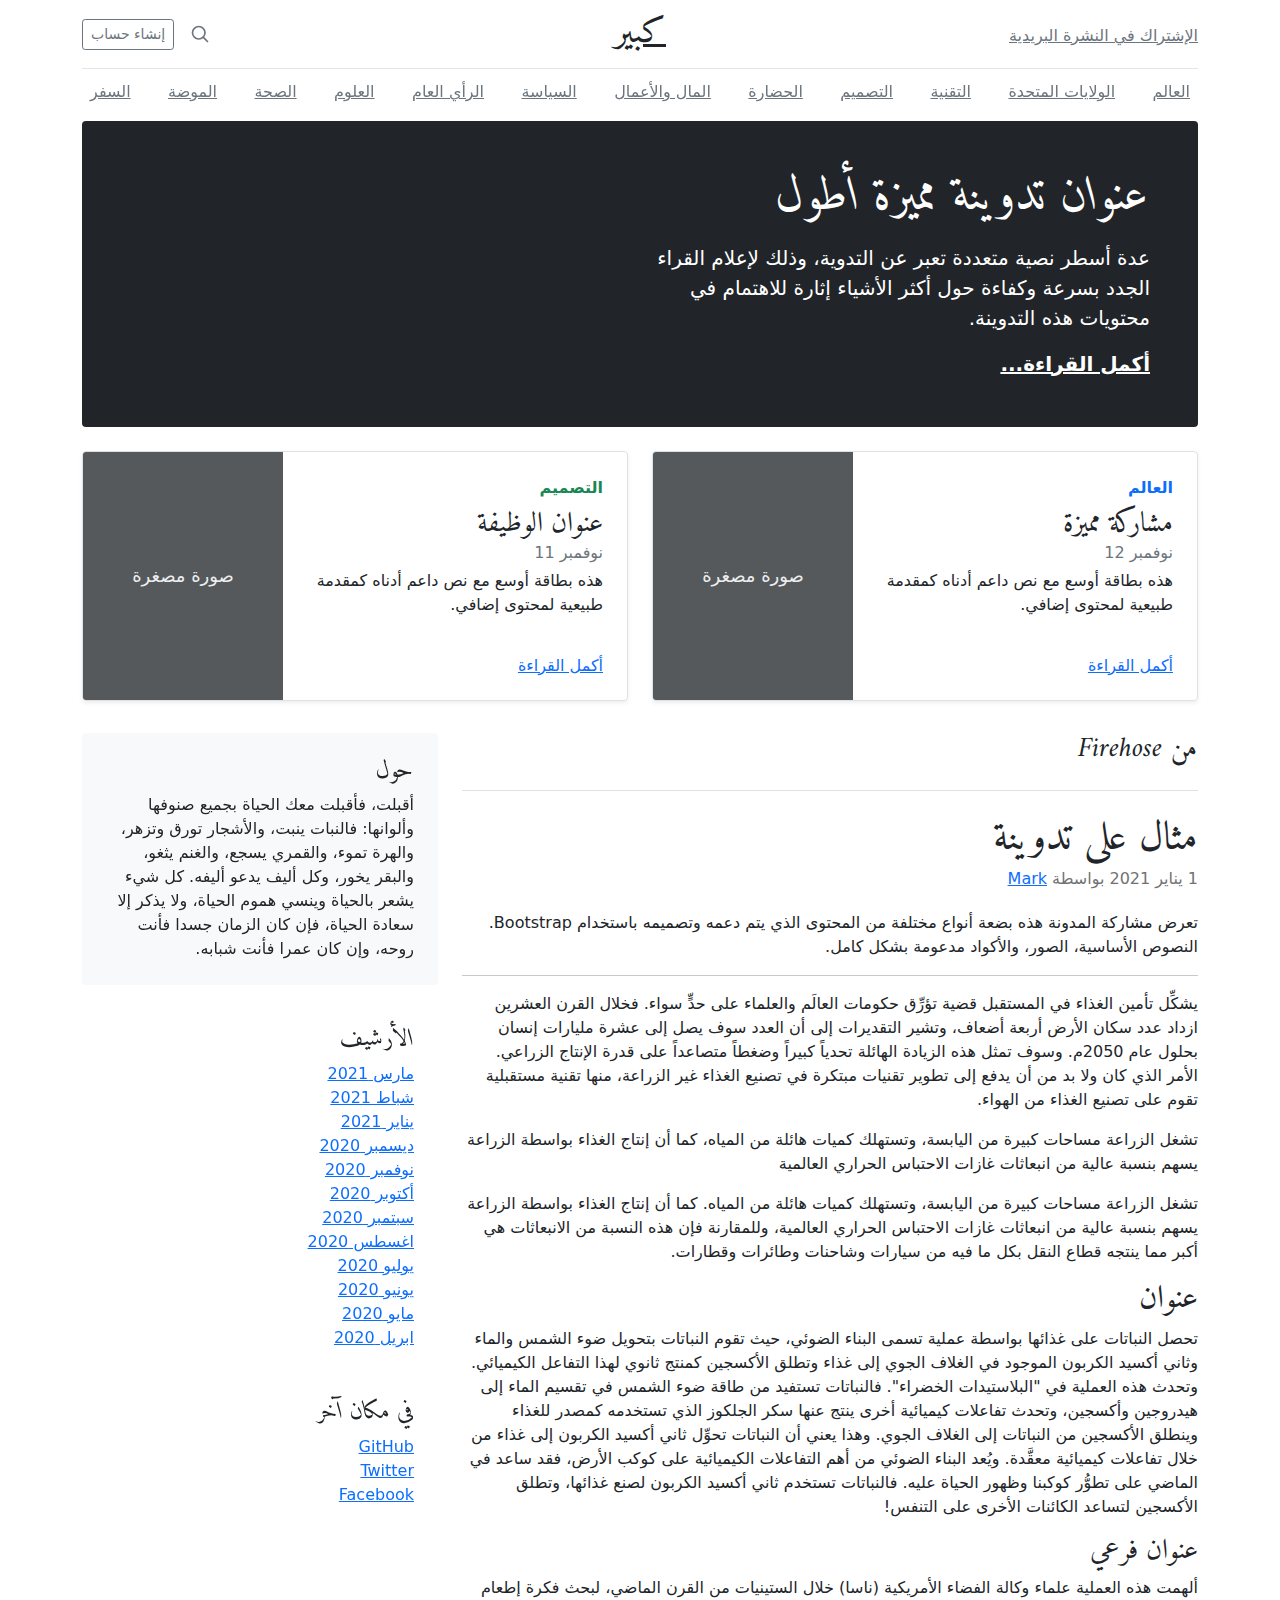
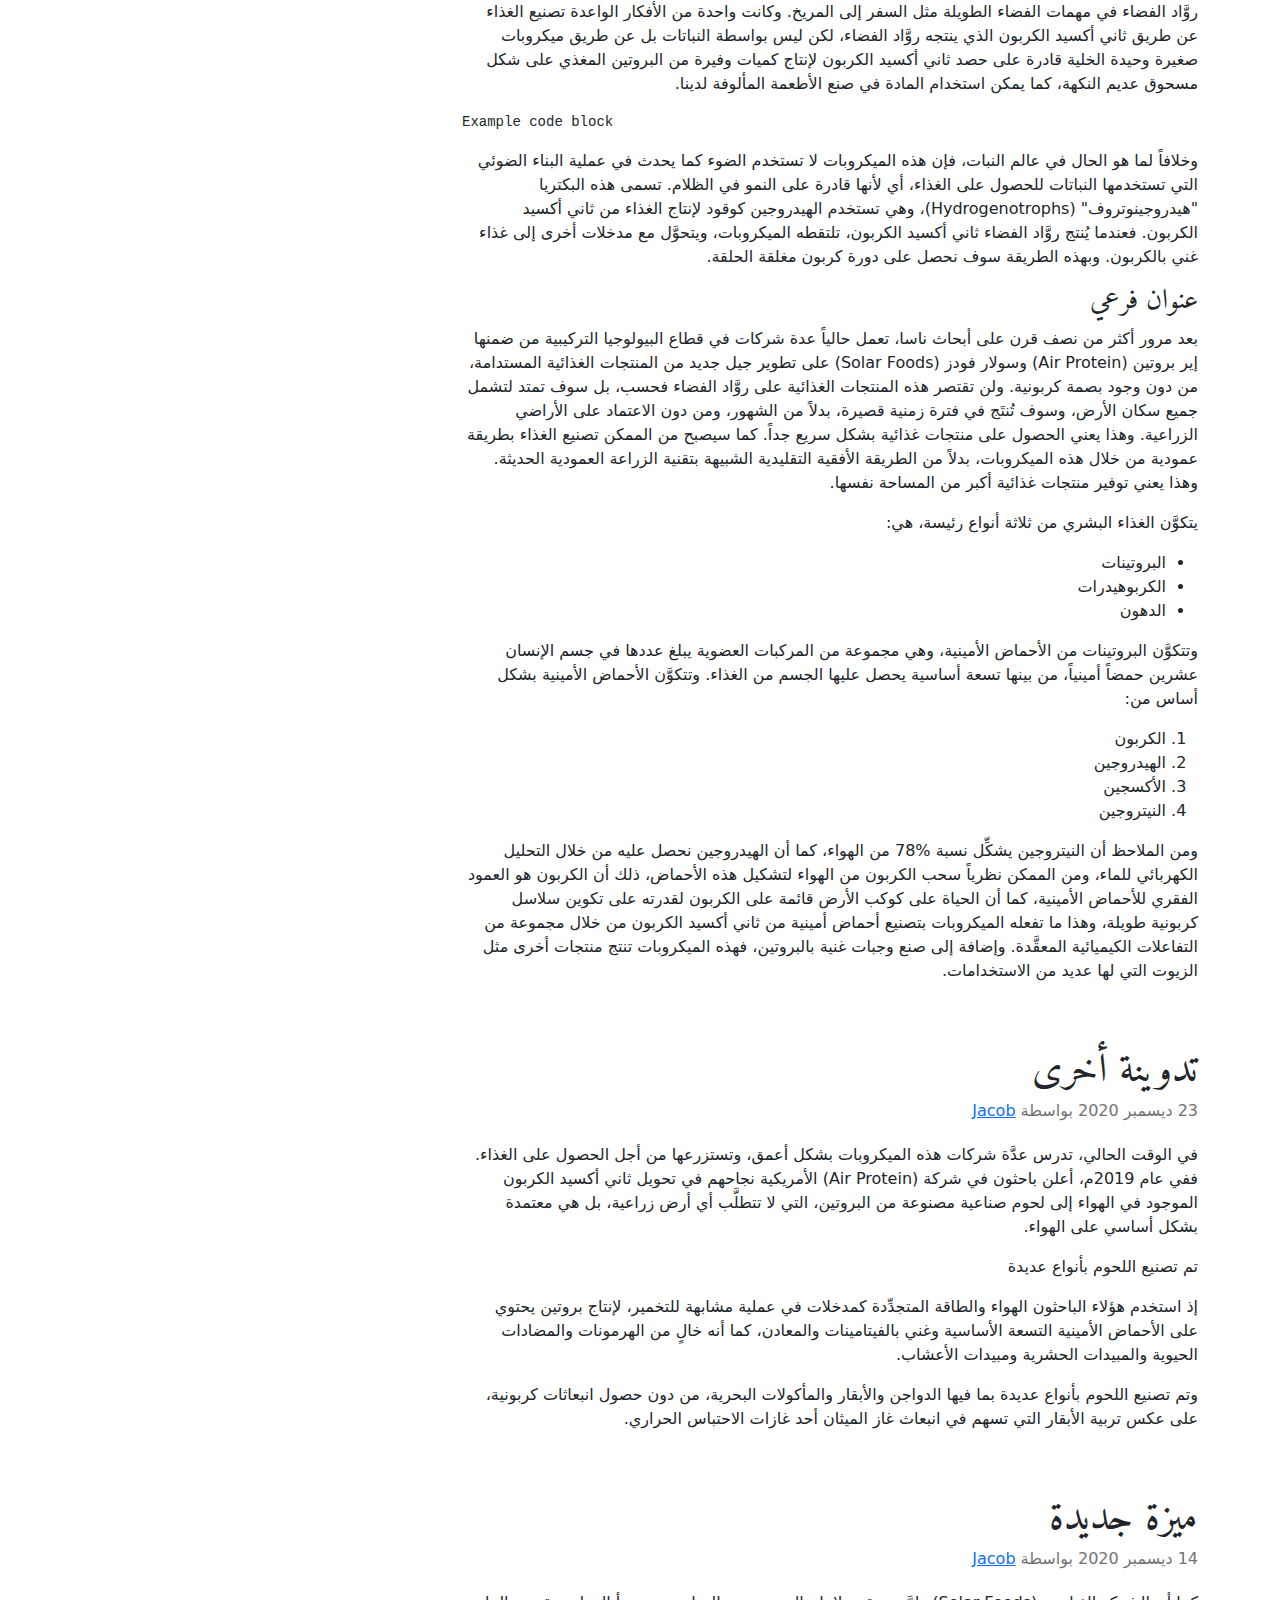
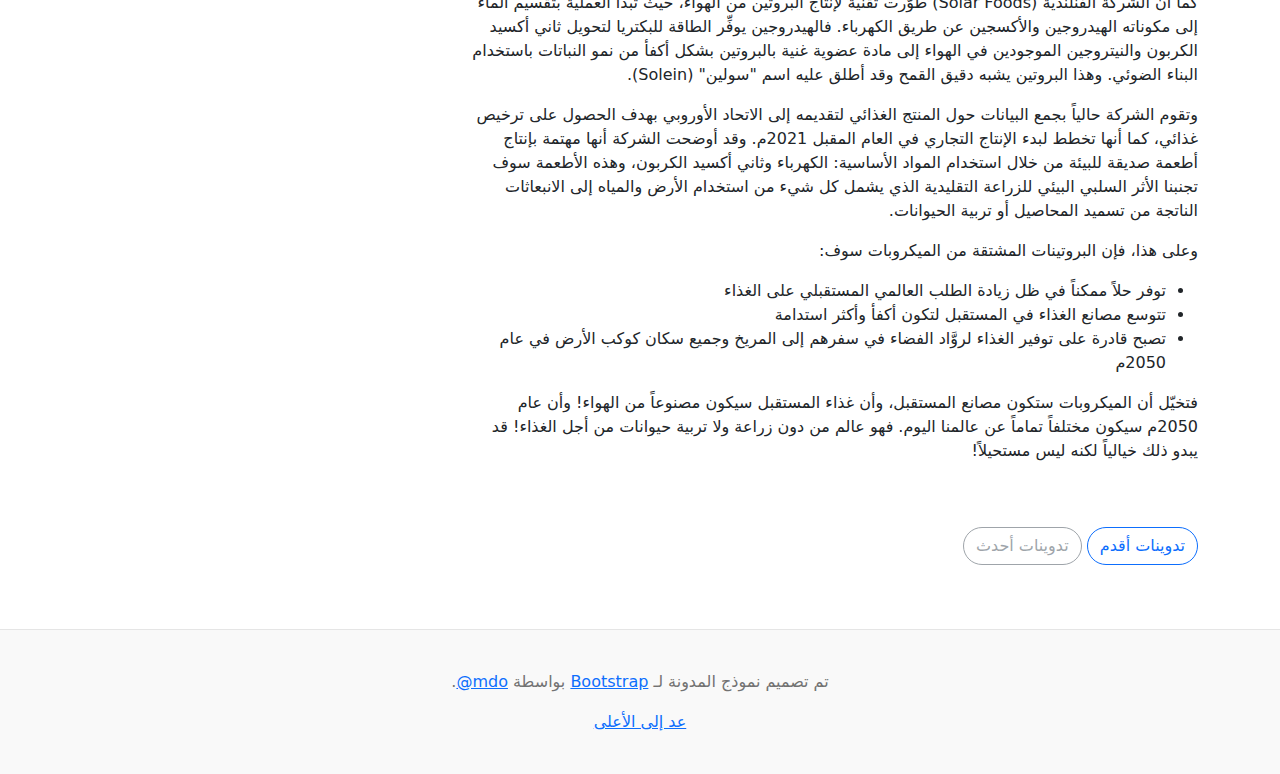
<file: bootstrap-5.1.3-examples/bootstrap-5.1.3-examples/blog-rtl/index.html>
<!doctype html>
<html lang="ar" dir="rtl">
  <head>
    <meta charset="utf-8">
    <meta name="viewport" content="width=device-width, initial-scale=1">
    <meta name="description" content="">
    <meta name="author" content="Mark Otto, Jacob Thornton, and Bootstrap contributors">
    <meta name="generator" content="Hugo 0.88.1">
    <title>قالب المدونة · Bootstrap v5.1</title>

    <link rel="canonical" href="https://getbootstrap.com/docs/5.1/examples/blog-rtl/">

    

    <!-- Bootstrap core CSS -->
<link href="../assets/dist/css/bootstrap.rtl.min.css" rel="stylesheet">

    <style>
      .bd-placeholder-img {
        font-size: 1.125rem;
        text-anchor: middle;
        -webkit-user-select: none;
        -moz-user-select: none;
        user-select: none;
      }

      @media (min-width: 768px) {
        .bd-placeholder-img-lg {
          font-size: 3.5rem;
        }
      }
    </style>

    
    <!-- Custom styles for this template -->
    <link href="https://fonts.googleapis.com/css?family=Amiri:wght@400;700&amp;display=swap" rel="stylesheet">
    <!-- Custom styles for this template -->
    <link href="../blog/blog.rtl.css" rel="stylesheet">
  </head>
  <body>
    
<div class="container">
  <header class="blog-header py-3">
    <div class="row flex-nowrap justify-content-between align-items-center">
      <div class="col-4 pt-1">
        <a class="link-secondary" href="#">الإشتراك في النشرة البريدية</a>
      </div>
      <div class="col-4 text-center">
        <a class="blog-header-logo text-dark" href="#">كبير</a>
      </div>
      <div class="col-4 d-flex justify-content-end align-items-center">
        <a class="link-secondary" href="#" aria-label="بحث">
          <svg xmlns="http://www.w3.org/2000/svg" width="20" height="20" fill="none" stroke="currentColor" stroke-linecap="round" stroke-linejoin="round" stroke-width="2" class="mx-3" role="img" viewBox="0 0 24 24"><title>بحث</title><circle cx="10.5" cy="10.5" r="7.5"/><path d="M21 21l-5.2-5.2"/></svg>
        </a>
        <a class="btn btn-sm btn-outline-secondary" href="#">إنشاء حساب</a>
      </div>
    </div>
  </header>

  <div class="nav-scroller py-1 mb-2">
    <nav class="nav d-flex justify-content-between">
      <a class="p-2 link-secondary" href="#">العالم</a>
      <a class="p-2 link-secondary" href="#">الولايات المتحدة</a>
      <a class="p-2 link-secondary" href="#">التقنية</a>
      <a class="p-2 link-secondary" href="#">التصميم</a>
      <a class="p-2 link-secondary" href="#">الحضارة</a>
      <a class="p-2 link-secondary" href="#">المال والأعمال</a>
      <a class="p-2 link-secondary" href="#">السياسة</a>
      <a class="p-2 link-secondary" href="#">الرأي العام</a>
      <a class="p-2 link-secondary" href="#">العلوم</a>
      <a class="p-2 link-secondary" href="#">الصحة</a>
      <a class="p-2 link-secondary" href="#">الموضة</a>
      <a class="p-2 link-secondary" href="#">السفر</a>
    </nav>
  </div>
</div>

<main class="container">
  <div class="p-4 p-md-5 mb-4 text-white rounded bg-dark">
    <div class="col-md-6 px-0">
      <h1 class="display-4 fst-italic">عنوان تدوينة مميزة أطول</h1>
      <p class="lead my-3">عدة أسطر نصية متعددة تعبر عن التدوية، وذلك لإعلام القراء الجدد بسرعة وكفاءة حول أكثر الأشياء إثارة للاهتمام في محتويات هذه التدوينة.</p>
      <p class="lead mb-0"><a href="#" class="text-white fw-bold">أكمل القراءة...</a></p>
    </div>
  </div>

  <div class="row mb-2">
    <div class="col-md-6">
      <div class="row g-0 border rounded overflow-hidden flex-md-row mb-4 shadow-sm h-md-250 position-relative">
        <div class="col p-4 d-flex flex-column position-static">
          <strong class="d-inline-block mb-2 text-primary">العالم</strong>
          <h3 class="mb-0">مشاركة مميزة</h3>
          <div class="mb-1 text-muted">نوفمبر 12</div>
          <p class="card-text mb-auto">هذه بطاقة أوسع مع نص داعم أدناه كمقدمة طبيعية لمحتوى إضافي.</p>
          <a href="#" class="stretched-link">أكمل القراءة</a>
        </div>
        <div class="col-auto d-none d-lg-block">
          <svg class="bd-placeholder-img" width="200" height="250" xmlns="http://www.w3.org/2000/svg" role="img" aria-label="Placeholder: صورة مصغرة" preserveAspectRatio="xMidYMid slice" focusable="false"><title>Placeholder</title><rect width="100%" height="100%" fill="#55595c"/><text x="50%" y="50%" fill="#eceeef" dy=".3em">صورة مصغرة</text></svg>

        </div>
      </div>
    </div>
    <div class="col-md-6">
      <div class="row g-0 border rounded overflow-hidden flex-md-row mb-4 shadow-sm h-md-250 position-relative">
        <div class="col p-4 d-flex flex-column position-static">
          <strong class="d-inline-block mb-2 text-success">التصميم</strong>
          <h3 class="mb-0">عنوان الوظيفة</h3>
          <div class="mb-1 text-muted">نوفمبر 11</div>
          <p class="mb-auto">هذه بطاقة أوسع مع نص داعم أدناه كمقدمة طبيعية لمحتوى إضافي.</p>
          <a href="#" class="stretched-link">أكمل القراءة</a>
        </div>
        <div class="col-auto d-none d-lg-block">
          <svg class="bd-placeholder-img" width="200" height="250" xmlns="http://www.w3.org/2000/svg" role="img" aria-label="Placeholder: صورة مصغرة" preserveAspectRatio="xMidYMid slice" focusable="false"><title>Placeholder</title><rect width="100%" height="100%" fill="#55595c"/><text x="50%" y="50%" fill="#eceeef" dy=".3em">صورة مصغرة</text></svg>

        </div>
      </div>
    </div>
  </div>

  <div class="row">
    <div class="col-md-8">
      <h3 class="pb-4 mb-4 fst-italic border-bottom">
        من Firehose
      </h3>

      <article class="blog-post">
        <h2 class="blog-post-title">مثال على تدوينة</h2>
        <p class="blog-post-meta">1 يناير 2021 بواسطة <a href="#"> Mark </a></p>

        <p>تعرض مشاركة المدونة هذه بضعة أنواع مختلفة من المحتوى الذي يتم دعمه وتصميمه باستخدام Bootstrap. النصوص الأساسية، الصور، والأكواد مدعومة بشكل كامل.</p>
        <hr>
        <p>يشكِّل تأمين الغذاء في المستقبل قضية تؤرِّق حكومات العالَم والعلماء على حدٍّ سواء. فخلال القرن العشرين ازداد عدد سكان الأرض أربعة أضعاف، وتشير التقديرات إلى أن العدد سوف يصل إلى عشرة مليارات إنسان بحلول عام 2050م. وسوف تمثل هذه الزيادة الهائلة تحدياً كبيراً وضغطاً متصاعداً على قدرة الإنتاج الزراعي. الأمر الذي كان ولا بد من أن يدفع إلى تطوير تقنيات مبتكرة في تصنيع الغذاء غير الزراعة، منها تقنية مستقبلية تقوم على تصنيع الغذاء من الهواء.</p>
        <blockquote>
          <p>تشغل الزراعة مساحات كبيرة من اليابسة، وتستهلك كميات هائلة من المياه، كما أن إنتاج الغذاء بواسطة الزراعة يسهم بنسبة عالية من انبعاثات غازات الاحتباس الحراري العالمية</p>
        </blockquote>
        <p>تشغل الزراعة مساحات كبيرة من اليابسة، وتستهلك كميات هائلة من المياه. كما أن إنتاج الغذاء بواسطة الزراعة يسهم بنسبة عالية من انبعاثات غازات الاحتباس الحراري العالمية، وللمقارنة فإن هذه النسبة من الانبعاثات هي أكبر مما ينتجه قطاع النقل بكل ما فيه من سيارات وشاحنات وطائرات وقطارات.</p>
        <h2>عنوان</h2>
        <p>تحصل النباتات على غذائها بواسطة عملية تسمى البناء الضوئي، حيث تقوم النباتات بتحويل ضوء الشمس والماء وثاني أكسيد الكربون الموجود في الغلاف الجوي إلى غذاء وتطلق الأكسجين كمنتج ثانوي لهذا التفاعل الكيميائي. وتحدث هذه العملية في "البلاستيدات الخضراء". فالنباتات تستفيد من طاقة ضوء الشمس في تقسيم الماء إلى هيدروجين وأكسجين، وتحدث تفاعلات كيميائية أخرى ينتج عنها سكر الجلكوز الذي تستخدمه كمصدر للغذاء وينطلق الأكسجين من النباتات إلى الغلاف الجوي. وهذا يعني أن النباتات تحوِّل ثاني أكسيد الكربون إلى غذاء من خلال تفاعلات كيميائية معقَّدة. ويُعد البناء الضوئي من أهم التفاعلات الكيميائية على كوكب الأرض، فقد ساعد في الماضي على تطوُّر كوكبنا وظهور الحياة عليه. فالنباتات تستخدم ثاني أكسيد الكربون لصنع غذائها، وتطلق الأكسجين لتساعد الكائنات الأخرى على التنفس!</p>
        <h3>عنوان فرعي</h3>
        <p>ألهمت هذه العملية علماء وكالة الفضاء الأمريكية (ناسا) خلال الستينيات من القرن الماضي، لبحث فكرة إطعام روَّاد الفضاء في مهمات الفضاء الطويلة مثل السفر إلى المريخ. وكانت واحدة من الأفكار الواعدة تصنيع الغذاء عن طريق ثاني أكسيد الكربون الذي ينتجه روَّاد الفضاء، لكن ليس بواسطة النباتات بل عن طريق ميكروبات صغيرة وحيدة الخلية قادرة على حصد ثاني أكسيد الكربون لإنتاج كميات وفيرة من البروتين المغذي على شكل مسحوق عديم النكهة، كما يمكن استخدام المادة في صنع الأطعمة المألوفة لدينا.</p>
        <pre><code>Example code block</code></pre>
        <p>وخلافاً لما هو الحال في عالم النبات، فإن هذه الميكروبات لا تستخدم الضوء كما يحدث في عملية البناء الضوئي التي تستخدمها النباتات للحصول على الغذاء، أي لأنها قادرة على النمو في الظلام. تسمى هذه البكتريا "هيدروجينوتروف" (Hydrogenotrophs)، وهي تستخدم الهيدروجين كوقود لإنتاج الغذاء من ثاني أكسيد الكربون. فعندما يُنتج روَّاد الفضاء ثاني أكسيد الكربون، تلتقطه الميكروبات، ويتحوَّل مع مدخلات أخرى إلى غذاء غني بالكربون. وبهذه الطريقة سوف نحصل على دورة كربون مغلقة الحلقة.</p>
        <h3>عنوان فرعي</h3>
        <p>بعد مرور أكثر من نصف قرن على أبحاث ناسا، تعمل حالياً عدة شركات في قطاع البيولوجيا التركيبية من ضمنها إير بروتين (Air Protein) وسولار فودز (Solar Foods) على تطوير جيل جديد من المنتجات الغذائية المستدامة، من دون وجود بصمة كربونية. ولن تقتصر هذه المنتجات الغذائية على روَّاد الفضاء فحسب، بل سوف تمتد لتشمل جميع سكان الأرض، وسوف تُنتَج في فترة زمنية قصيرة، بدلاً من الشهور، ومن دون الاعتماد على الأراضي الزراعية. وهذا يعني الحصول على منتجات غذائية بشكل سريع جداً. كما سيصبح من الممكن تصنيع الغذاء بطريقة عمودية من خلال هذه الميكروبات، بدلاً من الطريقة الأفقية التقليدية الشبيهة بتقنية الزراعة العمودية الحديثة. وهذا يعني توفير منتجات غذائية أكبر من المساحة نفسها.</p>
        <p>يتكوَّن الغذاء البشري من ثلاثة أنواع رئيسة، هي:</p>
        <ul>
          <li>البروتينات</li>
          <li>الكربوهيدرات</li>
          <li>الدهون</li>
        </ul>
        <p>وتتكوَّن البروتينات من الأحماض الأمينية، وهي مجموعة من المركبات العضوية يبلغ عددها في جسم الإنسان عشرين حمضاً أمينياً، من بينها تسعة أساسية يحصل عليها الجسم من الغذاء. وتتكوَّن الأحماض الأمينية بشكل أساس من:</p>
        <ol>
          <li>الكربون</li>
          <li>الهيدروجين</li>
          <li>الأكسجين</li>
          <li>النيتروجين</li>
        </ol>
        <p>ومن الملاحظ أن النيتروجين يشكِّل نسبة %78 من الهواء، كما أن الهيدروجين نحصل عليه من خلال التحليل الكهربائي للماء، ومن الممكن نظرياً سحب الكربون من الهواء لتشكيل هذه الأحماض، ذلك أن الكربون هو العمود الفقري للأحماض الأمينية، كما أن الحياة على كوكب الأرض قائمة على الكربون لقدرته على تكوين سلاسل كربونية طويلة، وهذا ما تفعله الميكروبات بتصنيع أحماض أمينية من ثاني أكسيد الكربون من خلال مجموعة من التفاعلات الكيميائية المعقَّدة. وإضافة إلى صنع وجبات غنية بالبروتين، فهذه الميكروبات تنتج منتجات أخرى مثل الزيوت التي لها عديد من الاستخدامات.</p>
      </article>

      <article class="blog-post">
        <h2 class="blog-post-title">تدوينة أخرى</h2>
        <p class="blog-post-meta">23 ديسمبر 2020 بواسطة <a href="#">Jacob</a></p>

        <p>في الوقت الحالي، تدرس عدَّة شركات هذه الميكروبات بشكل أعمق، وتستزرعها من أجل الحصول على الغذاء. ففي عام 2019م، أعلن باحثون في شركة (Air Protein) الأمريكية نجاحهم في تحويل ثاني أكسيد الكربون الموجود في الهواء إلى لحوم صناعية مصنوعة من البروتين، التي لا تتطلَّب أي أرض زراعية، بل هي معتمدة بشكل أساسي على الهواء.</p>
        <blockquote>
          <p>تم تصنيع اللحوم بأنواع عديدة</p>
        </blockquote>
        <p>إذ استخدم هؤلاء الباحثون الهواء والطاقة المتجدِّدة كمدخلات في عملية مشابهة للتخمير، لإنتاج بروتين يحتوي على الأحماض الأمينية التسعة الأساسية وغني بالفيتامينات والمعادن، كما أنه خالٍ من الهرمونات والمضادات الحيوية والمبيدات الحشرية ومبيدات الأعشاب.</p>
        <p> وتم تصنيع اللحوم بأنواع عديدة بما فيها الدواجن والأبقار والمأكولات البحرية، من دون حصول انبعاثات كربونية، على عكس تربية الأبقار التي تسهم في انبعاث غاز الميثان أحد غازات الاحتباس الحراري.</p>
      </article>

      <article class="blog-post">
        <h2 class="blog-post-title">ميزة جديدة</h2>
        <p class="blog-post-meta">14 ديسمبر 2020 بواسطة <a href="#">Jacob</a></p>

        <p>كما أن الشركة الفنلندية (Solar Foods) طوَّرت تقنية لإنتاج البروتين من الهواء، حيث تبدأ العملية بتقسيم الماء إلى مكوناته الهيدروجين والأكسجين عن طريق الكهرباء. فالهيدروجين يوفِّر الطاقة للبكتريا لتحويل ثاني أكسيد الكربون والنيتروجين الموجودين في الهواء إلى مادة عضوية غنية بالبروتين بشكل أكفأ من نمو النباتات باستخدام البناء الضوئي. وهذا البروتين يشبه دقيق القمح وقد أطلق عليه اسم "سولين" (Solein).</p>
        <p>وتقوم الشركة حالياً بجمع البيانات حول المنتج الغذائي لتقديمه إلى الاتحاد الأوروبي بهدف الحصول على ترخيص غذائي، كما أنها تخطط لبدء الإنتاج التجاري في العام المقبل 2021م. وقد أوضحت الشركة أنها مهتمة بإنتاج أطعمة صديقة للبيئة من خلال استخدام المواد الأساسية: الكهرباء وثاني أكسيد الكربون، وهذه الأطعمة سوف تجنبنا الأثر السلبي البيئي للزراعة التقليدية الذي يشمل كل شيء من استخدام الأرض والمياه إلى الانبعاثات الناتجة من تسميد المحاصيل أو تربية الحيوانات.</p>
        <p>وعلى هذا، فإن البروتينات المشتقة من الميكروبات سوف:</p>
        <ul>
          <li>توفر حلاً ممكناً في ظل زيادة الطلب العالمي المستقبلي على الغذاء</li>
          <li>تتوسع مصانع الغذاء في المستقبل لتكون أكفأ وأكثر استدامة</li>
          <li>تصبح قادرة على توفير الغذاء لروَّاد الفضاء في سفرهم إلى المريخ وجميع سكان كوكب الأرض في عام 2050م</li>
        </ul>
        <p>فتخيّل أن الميكروبات ستكون مصانع المستقبل، وأن غذاء المستقبل سيكون مصنوعاً من الهواء! وأن عام 2050م سيكون مختلفاً تماماً عن عالمنا اليوم. فهو عالم من دون زراعة ولا تربية حيوانات من أجل الغذاء! قد يبدو ذلك خيالياً لكنه ليس مستحيلاً!</p>
      </article>

      <nav class="blog-pagination" aria-label="Pagination">
        <a class="btn btn-outline-primary" href="#">تدوينات أقدم</a>
        <a class="btn btn-outline-secondary disabled">تدوينات أحدث</a>
      </nav>

    </div>

    <div class="col-md-4">
      <div class="position-sticky" style="top: 2rem;">
        <div class="p-4 mb-3 bg-light rounded">
          <h4 class="fst-italic">حول</h4>
          <p class="mb-0">أقبلت، فأقبلت معك الحياة بجميع صنوفها وألوانها: فالنبات ينبت، والأشجار تورق وتزهر، والهرة تموء، والقمري يسجع، والغنم يثغو، والبقر يخور، وكل أليف يدعو أليفه. كل شيء يشعر بالحياة وينسي هموم الحياة، ولا يذكر إلا سعادة الحياة، فإن كان الزمان جسدا فأنت روحه، وإن كان عمرا فأنت شبابه.</p>
        </div>

        <div class="p-4">
          <h4 class="fst-italic">الأرشيف</h4>
          <ol class="list-unstyled mb-0">
            <li><a href="#">مارس 2021</a></li>
            <li><a href="#">شباط 2021</a></li>
            <li><a href="#">يناير 2021</a></li>
            <li><a href="#">ديسمبر 2020</a></li>
            <li><a href="#">نوفمبر 2020</a></li>
            <li><a href="#">أكتوبر 2020</a></li>
            <li><a href="#">سبتمبر 2020</a></li>
            <li><a href="#">اغسطس 2020</a></li>
            <li><a href="#">يوليو 2020</a></li>
            <li><a href="#">يونيو 2020</a></li>
            <li><a href="#">مايو 2020</a></li>
            <li><a href="#">ابريل 2020</a></li>
          </ol>
        </div>

        <div class="p-4">
          <h4 class="fst-italic">في مكان آخر</h4>
          <ol class="list-unstyled">
            <li><a href="#">GitHub</a></li>
            <li><a href="#">Twitter</a></li>
            <li><a href="#">Facebook</a></li>
          </ol>
        </div>
      </div>
    </div>
  </div>

</main>

<footer class="blog-footer">
  <p>تم تصميم نموذج المدونة لـ <a href="https://getbootstrap.com/">Bootstrap</a> بواسطة <a href="https://twitter.com/mdo"><bdi lang="en" dir="ltr">@mdo</bdi></a>.</p>
  <p>
    <a href="#">عد إلى الأعلى</a>
  </p>
</footer>


    
  </body>
</html>
</file>
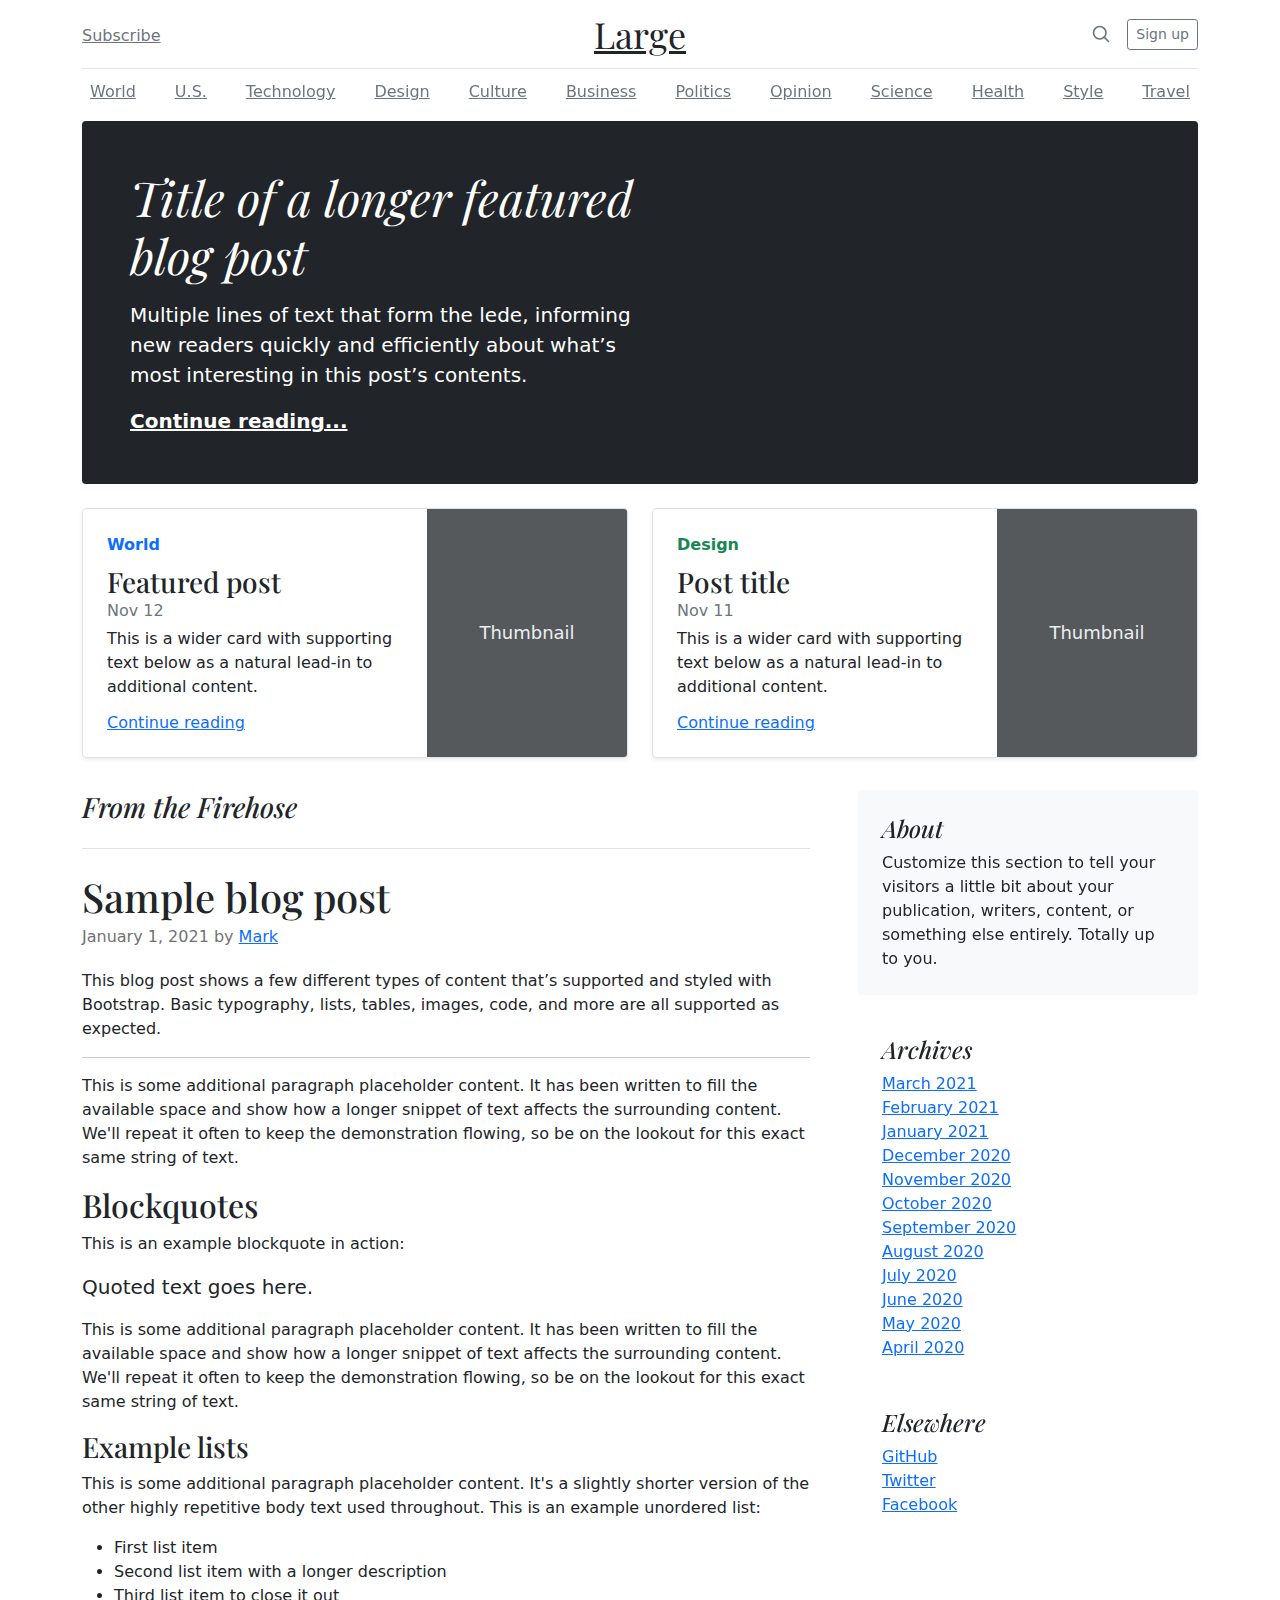
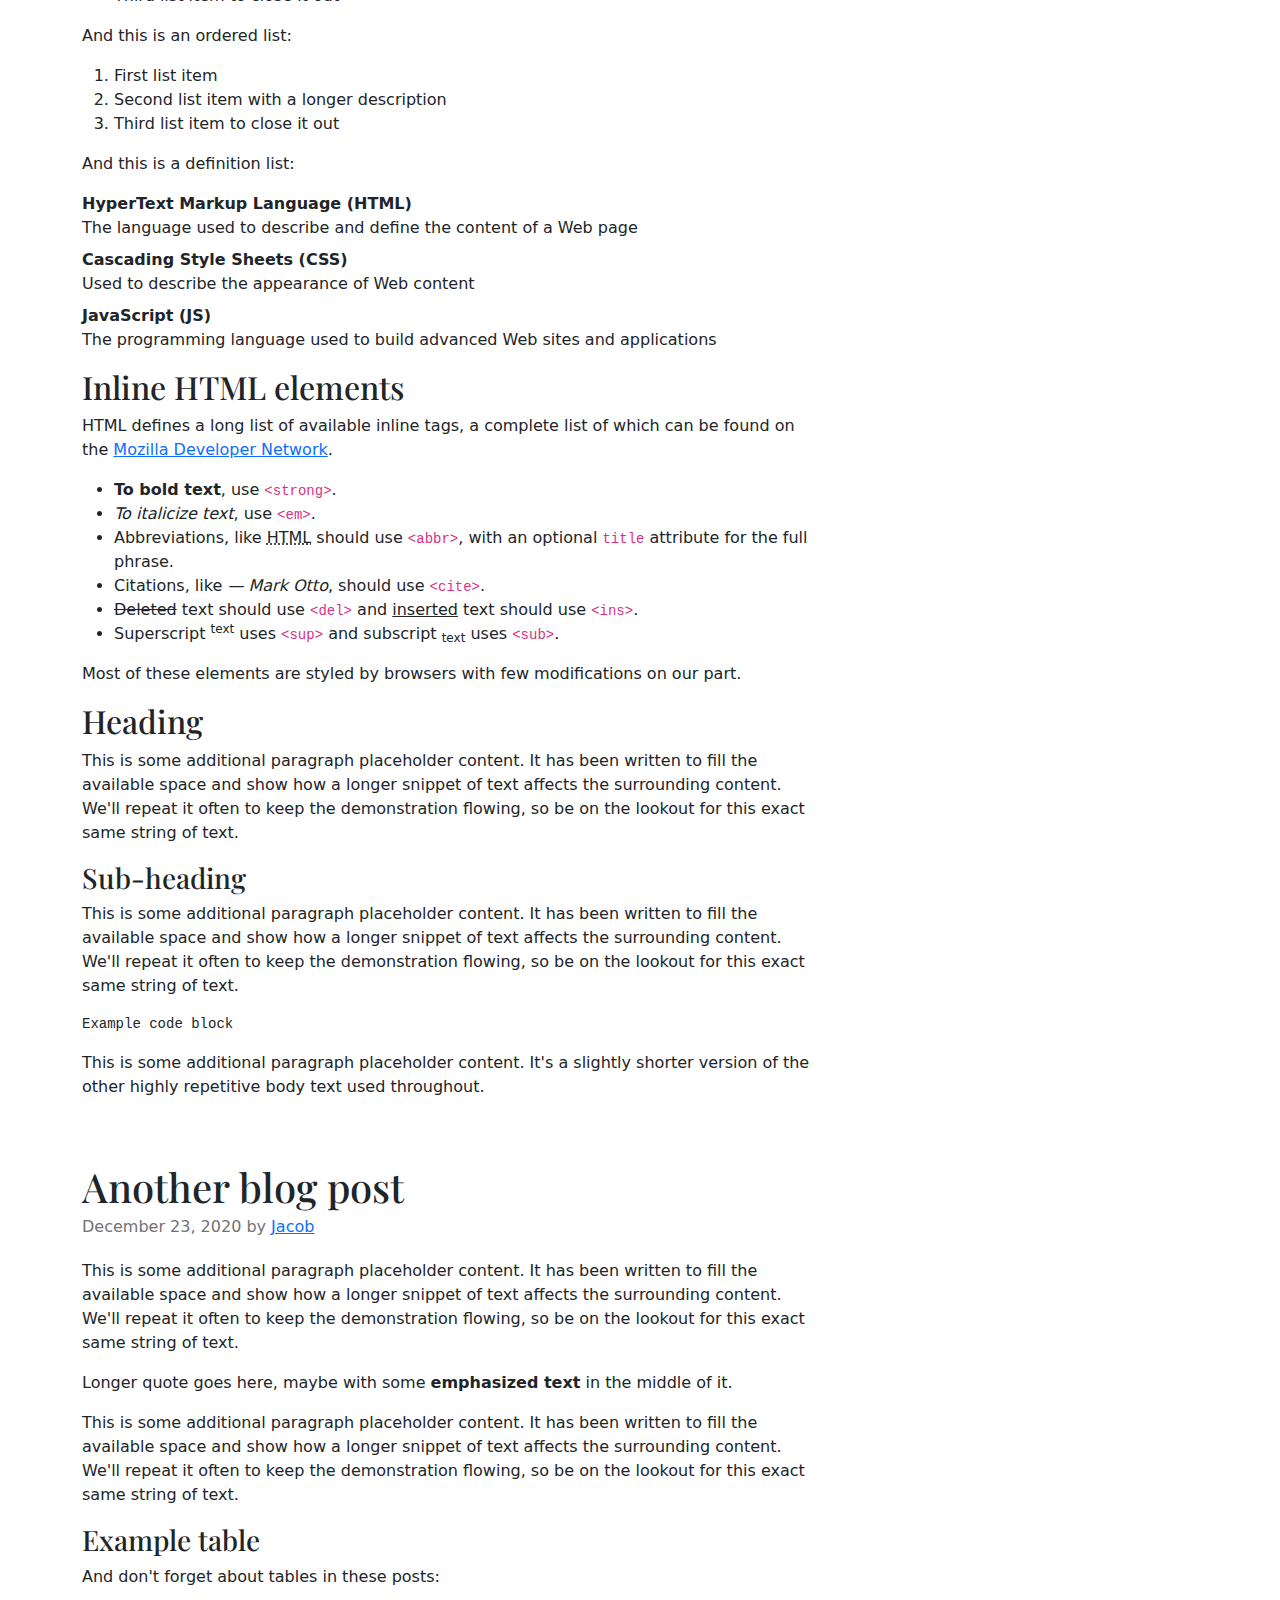
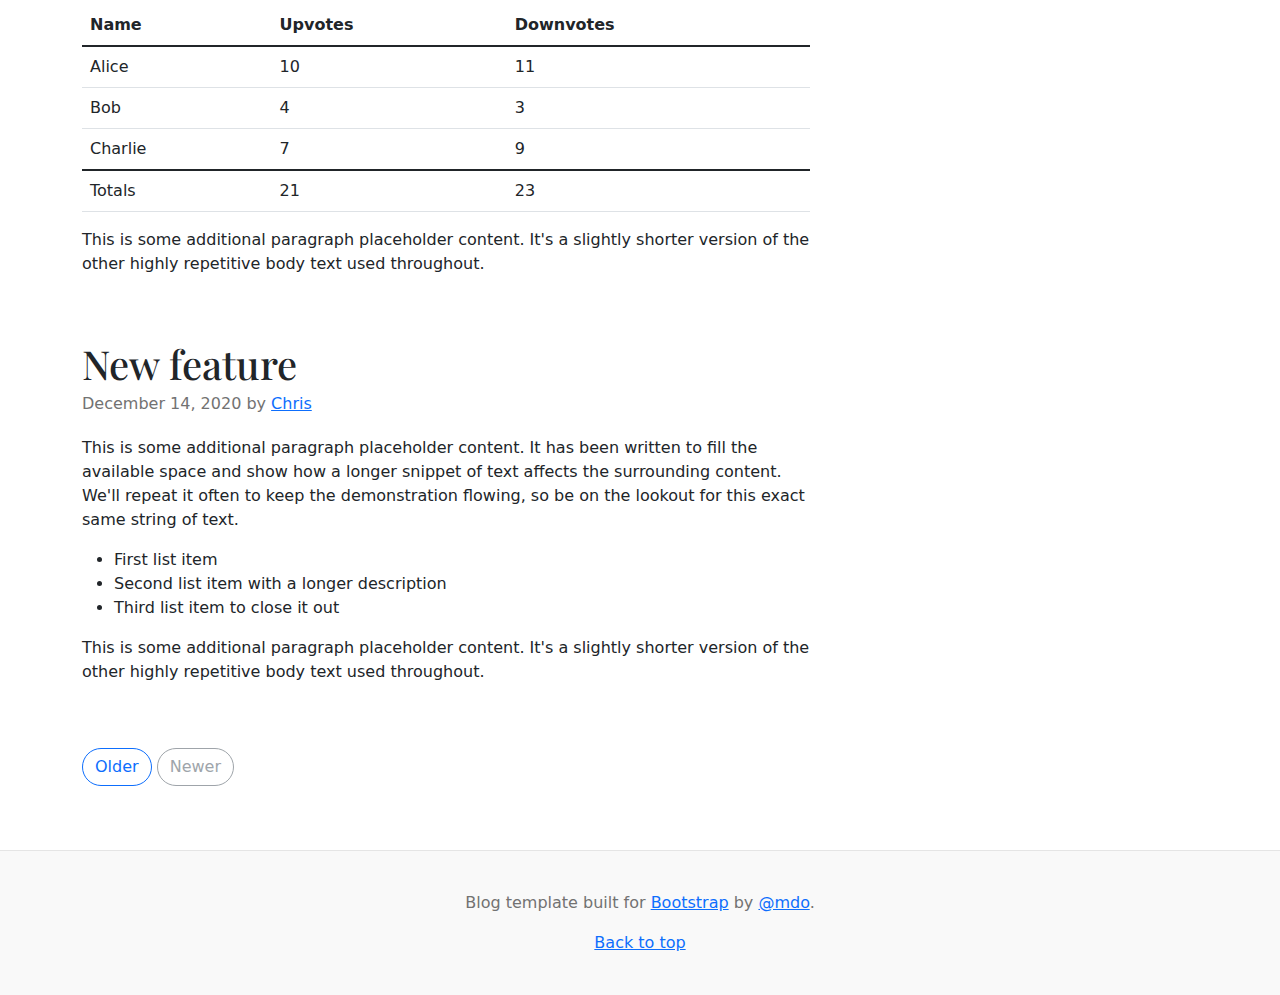
<file: bootstrap-5.1.3-examples/bootstrap-5.1.3-examples/blog/index.html>
<!doctype html>
<html lang="en">
  <head>
    <meta charset="utf-8">
    <meta name="viewport" content="width=device-width, initial-scale=1">
    <meta name="description" content="">
    <meta name="author" content="Mark Otto, Jacob Thornton, and Bootstrap contributors">
    <meta name="generator" content="Hugo 0.88.1">
    <title>Blog Template · Bootstrap v5.1</title>

    <link rel="canonical" href="https://getbootstrap.com/docs/5.1/examples/blog/">

    

    <!-- Bootstrap core CSS -->
<link href="../assets/dist/css/bootstrap.min.css" rel="stylesheet">

    <style>
      .bd-placeholder-img {
        font-size: 1.125rem;
        text-anchor: middle;
        -webkit-user-select: none;
        -moz-user-select: none;
        user-select: none;
      }

      @media (min-width: 768px) {
        .bd-placeholder-img-lg {
          font-size: 3.5rem;
        }
      }
    </style>

    
    <!-- Custom styles for this template -->
    <link href="https://fonts.googleapis.com/css?family=Playfair&#43;Display:700,900&amp;display=swap" rel="stylesheet">
    <!-- Custom styles for this template -->
    <link href="blog.css" rel="stylesheet">
  </head>
  <body>
    
<div class="container">
  <header class="blog-header py-3">
    <div class="row flex-nowrap justify-content-between align-items-center">
      <div class="col-4 pt-1">
        <a class="link-secondary" href="#">Subscribe</a>
      </div>
      <div class="col-4 text-center">
        <a class="blog-header-logo text-dark" href="#">Large</a>
      </div>
      <div class="col-4 d-flex justify-content-end align-items-center">
        <a class="link-secondary" href="#" aria-label="Search">
          <svg xmlns="http://www.w3.org/2000/svg" width="20" height="20" fill="none" stroke="currentColor" stroke-linecap="round" stroke-linejoin="round" stroke-width="2" class="mx-3" role="img" viewBox="0 0 24 24"><title>Search</title><circle cx="10.5" cy="10.5" r="7.5"/><path d="M21 21l-5.2-5.2"/></svg>
        </a>
        <a class="btn btn-sm btn-outline-secondary" href="#">Sign up</a>
      </div>
    </div>
  </header>

  <div class="nav-scroller py-1 mb-2">
    <nav class="nav d-flex justify-content-between">
      <a class="p-2 link-secondary" href="#">World</a>
      <a class="p-2 link-secondary" href="#">U.S.</a>
      <a class="p-2 link-secondary" href="#">Technology</a>
      <a class="p-2 link-secondary" href="#">Design</a>
      <a class="p-2 link-secondary" href="#">Culture</a>
      <a class="p-2 link-secondary" href="#">Business</a>
      <a class="p-2 link-secondary" href="#">Politics</a>
      <a class="p-2 link-secondary" href="#">Opinion</a>
      <a class="p-2 link-secondary" href="#">Science</a>
      <a class="p-2 link-secondary" href="#">Health</a>
      <a class="p-2 link-secondary" href="#">Style</a>
      <a class="p-2 link-secondary" href="#">Travel</a>
    </nav>
  </div>
</div>

<main class="container">
  <div class="p-4 p-md-5 mb-4 text-white rounded bg-dark">
    <div class="col-md-6 px-0">
      <h1 class="display-4 fst-italic">Title of a longer featured blog post</h1>
      <p class="lead my-3">Multiple lines of text that form the lede, informing new readers quickly and efficiently about what’s most interesting in this post’s contents.</p>
      <p class="lead mb-0"><a href="#" class="text-white fw-bold">Continue reading...</a></p>
    </div>
  </div>

  <div class="row mb-2">
    <div class="col-md-6">
      <div class="row g-0 border rounded overflow-hidden flex-md-row mb-4 shadow-sm h-md-250 position-relative">
        <div class="col p-4 d-flex flex-column position-static">
          <strong class="d-inline-block mb-2 text-primary">World</strong>
          <h3 class="mb-0">Featured post</h3>
          <div class="mb-1 text-muted">Nov 12</div>
          <p class="card-text mb-auto">This is a wider card with supporting text below as a natural lead-in to additional content.</p>
          <a href="#" class="stretched-link">Continue reading</a>
        </div>
        <div class="col-auto d-none d-lg-block">
          <svg class="bd-placeholder-img" width="200" height="250" xmlns="http://www.w3.org/2000/svg" role="img" aria-label="Placeholder: Thumbnail" preserveAspectRatio="xMidYMid slice" focusable="false"><title>Placeholder</title><rect width="100%" height="100%" fill="#55595c"/><text x="50%" y="50%" fill="#eceeef" dy=".3em">Thumbnail</text></svg>

        </div>
      </div>
    </div>
    <div class="col-md-6">
      <div class="row g-0 border rounded overflow-hidden flex-md-row mb-4 shadow-sm h-md-250 position-relative">
        <div class="col p-4 d-flex flex-column position-static">
          <strong class="d-inline-block mb-2 text-success">Design</strong>
          <h3 class="mb-0">Post title</h3>
          <div class="mb-1 text-muted">Nov 11</div>
          <p class="mb-auto">This is a wider card with supporting text below as a natural lead-in to additional content.</p>
          <a href="#" class="stretched-link">Continue reading</a>
        </div>
        <div class="col-auto d-none d-lg-block">
          <svg class="bd-placeholder-img" width="200" height="250" xmlns="http://www.w3.org/2000/svg" role="img" aria-label="Placeholder: Thumbnail" preserveAspectRatio="xMidYMid slice" focusable="false"><title>Placeholder</title><rect width="100%" height="100%" fill="#55595c"/><text x="50%" y="50%" fill="#eceeef" dy=".3em">Thumbnail</text></svg>

        </div>
      </div>
    </div>
  </div>

  <div class="row g-5">
    <div class="col-md-8">
      <h3 class="pb-4 mb-4 fst-italic border-bottom">
        From the Firehose
      </h3>

      <article class="blog-post">
        <h2 class="blog-post-title">Sample blog post</h2>
        <p class="blog-post-meta">January 1, 2021 by <a href="#">Mark</a></p>

        <p>This blog post shows a few different types of content that’s supported and styled with Bootstrap. Basic typography, lists, tables, images, code, and more are all supported as expected.</p>
        <hr>
        <p>This is some additional paragraph placeholder content. It has been written to fill the available space and show how a longer snippet of text affects the surrounding content. We'll repeat it often to keep the demonstration flowing, so be on the lookout for this exact same string of text.</p>
        <h2>Blockquotes</h2>
        <p>This is an example blockquote in action:</p>
        <blockquote class="blockquote">
          <p>Quoted text goes here.</p>
        </blockquote>
        <p>This is some additional paragraph placeholder content. It has been written to fill the available space and show how a longer snippet of text affects the surrounding content. We'll repeat it often to keep the demonstration flowing, so be on the lookout for this exact same string of text.</p>
        <h3>Example lists</h3>
        <p>This is some additional paragraph placeholder content. It's a slightly shorter version of the other highly repetitive body text used throughout. This is an example unordered list:</p>
        <ul>
          <li>First list item</li>
          <li>Second list item with a longer description</li>
          <li>Third list item to close it out</li>
        </ul>
        <p>And this is an ordered list:</p>
        <ol>
          <li>First list item</li>
          <li>Second list item with a longer description</li>
          <li>Third list item to close it out</li>
        </ol>
        <p>And this is a definition list:</p>
        <dl>
          <dt>HyperText Markup Language (HTML)</dt>
          <dd>The language used to describe and define the content of a Web page</dd>
          <dt>Cascading Style Sheets (CSS)</dt>
          <dd>Used to describe the appearance of Web content</dd>
          <dt>JavaScript (JS)</dt>
          <dd>The programming language used to build advanced Web sites and applications</dd>
        </dl>
        <h2>Inline HTML elements</h2>
        <p>HTML defines a long list of available inline tags, a complete list of which can be found on the <a href="https://developer.mozilla.org/en-US/docs/Web/HTML/Element">Mozilla Developer Network</a>.</p>
        <ul>
          <li><strong>To bold text</strong>, use <code class="language-plaintext highlighter-rouge">&lt;strong&gt;</code>.</li>
          <li><em>To italicize text</em>, use <code class="language-plaintext highlighter-rouge">&lt;em&gt;</code>.</li>
          <li>Abbreviations, like <abbr title="HyperText Markup Langage">HTML</abbr> should use <code class="language-plaintext highlighter-rouge">&lt;abbr&gt;</code>, with an optional <code class="language-plaintext highlighter-rouge">title</code> attribute for the full phrase.</li>
          <li>Citations, like <cite>— Mark Otto</cite>, should use <code class="language-plaintext highlighter-rouge">&lt;cite&gt;</code>.</li>
          <li><del>Deleted</del> text should use <code class="language-plaintext highlighter-rouge">&lt;del&gt;</code> and <ins>inserted</ins> text should use <code class="language-plaintext highlighter-rouge">&lt;ins&gt;</code>.</li>
          <li>Superscript <sup>text</sup> uses <code class="language-plaintext highlighter-rouge">&lt;sup&gt;</code> and subscript <sub>text</sub> uses <code class="language-plaintext highlighter-rouge">&lt;sub&gt;</code>.</li>
        </ul>
        <p>Most of these elements are styled by browsers with few modifications on our part.</p>
        <h2>Heading</h2>
        <p>This is some additional paragraph placeholder content. It has been written to fill the available space and show how a longer snippet of text affects the surrounding content. We'll repeat it often to keep the demonstration flowing, so be on the lookout for this exact same string of text.</p>
        <h3>Sub-heading</h3>
        <p>This is some additional paragraph placeholder content. It has been written to fill the available space and show how a longer snippet of text affects the surrounding content. We'll repeat it often to keep the demonstration flowing, so be on the lookout for this exact same string of text.</p>
        <pre><code>Example code block</code></pre>
        <p>This is some additional paragraph placeholder content. It's a slightly shorter version of the other highly repetitive body text used throughout.</p>
      </article>

      <article class="blog-post">
        <h2 class="blog-post-title">Another blog post</h2>
        <p class="blog-post-meta">December 23, 2020 by <a href="#">Jacob</a></p>

        <p>This is some additional paragraph placeholder content. It has been written to fill the available space and show how a longer snippet of text affects the surrounding content. We'll repeat it often to keep the demonstration flowing, so be on the lookout for this exact same string of text.</p>
        <blockquote>
          <p>Longer quote goes here, maybe with some <strong>emphasized text</strong> in the middle of it.</p>
        </blockquote>
        <p>This is some additional paragraph placeholder content. It has been written to fill the available space and show how a longer snippet of text affects the surrounding content. We'll repeat it often to keep the demonstration flowing, so be on the lookout for this exact same string of text.</p>
        <h3>Example table</h3>
        <p>And don't forget about tables in these posts:</p>
        <table class="table">
          <thead>
            <tr>
              <th>Name</th>
              <th>Upvotes</th>
              <th>Downvotes</th>
            </tr>
          </thead>
          <tbody>
            <tr>
              <td>Alice</td>
              <td>10</td>
              <td>11</td>
            </tr>
            <tr>
              <td>Bob</td>
              <td>4</td>
              <td>3</td>
            </tr>
            <tr>
              <td>Charlie</td>
              <td>7</td>
              <td>9</td>
            </tr>
          </tbody>
          <tfoot>
            <tr>
              <td>Totals</td>
              <td>21</td>
              <td>23</td>
            </tr>
          </tfoot>
        </table>

        <p>This is some additional paragraph placeholder content. It's a slightly shorter version of the other highly repetitive body text used throughout.</p>
      </article>

      <article class="blog-post">
        <h2 class="blog-post-title">New feature</h2>
        <p class="blog-post-meta">December 14, 2020 by <a href="#">Chris</a></p>

        <p>This is some additional paragraph placeholder content. It has been written to fill the available space and show how a longer snippet of text affects the surrounding content. We'll repeat it often to keep the demonstration flowing, so be on the lookout for this exact same string of text.</p>
        <ul>
          <li>First list item</li>
          <li>Second list item with a longer description</li>
          <li>Third list item to close it out</li>
        </ul>
        <p>This is some additional paragraph placeholder content. It's a slightly shorter version of the other highly repetitive body text used throughout.</p>
      </article>

      <nav class="blog-pagination" aria-label="Pagination">
        <a class="btn btn-outline-primary" href="#">Older</a>
        <a class="btn btn-outline-secondary disabled">Newer</a>
      </nav>

    </div>

    <div class="col-md-4">
      <div class="position-sticky" style="top: 2rem;">
        <div class="p-4 mb-3 bg-light rounded">
          <h4 class="fst-italic">About</h4>
          <p class="mb-0">Customize this section to tell your visitors a little bit about your publication, writers, content, or something else entirely. Totally up to you.</p>
        </div>

        <div class="p-4">
          <h4 class="fst-italic">Archives</h4>
          <ol class="list-unstyled mb-0">
            <li><a href="#">March 2021</a></li>
            <li><a href="#">February 2021</a></li>
            <li><a href="#">January 2021</a></li>
            <li><a href="#">December 2020</a></li>
            <li><a href="#">November 2020</a></li>
            <li><a href="#">October 2020</a></li>
            <li><a href="#">September 2020</a></li>
            <li><a href="#">August 2020</a></li>
            <li><a href="#">July 2020</a></li>
            <li><a href="#">June 2020</a></li>
            <li><a href="#">May 2020</a></li>
            <li><a href="#">April 2020</a></li>
          </ol>
        </div>

        <div class="p-4">
          <h4 class="fst-italic">Elsewhere</h4>
          <ol class="list-unstyled">
            <li><a href="#">GitHub</a></li>
            <li><a href="#">Twitter</a></li>
            <li><a href="#">Facebook</a></li>
          </ol>
        </div>
      </div>
    </div>
  </div>

</main>

<footer class="blog-footer">
  <p>Blog template built for <a href="https://getbootstrap.com/">Bootstrap</a> by <a href="https://twitter.com/mdo">@mdo</a>.</p>
  <p>
    <a href="#">Back to top</a>
  </p>
</footer>


    
  </body>
</html>
</file>
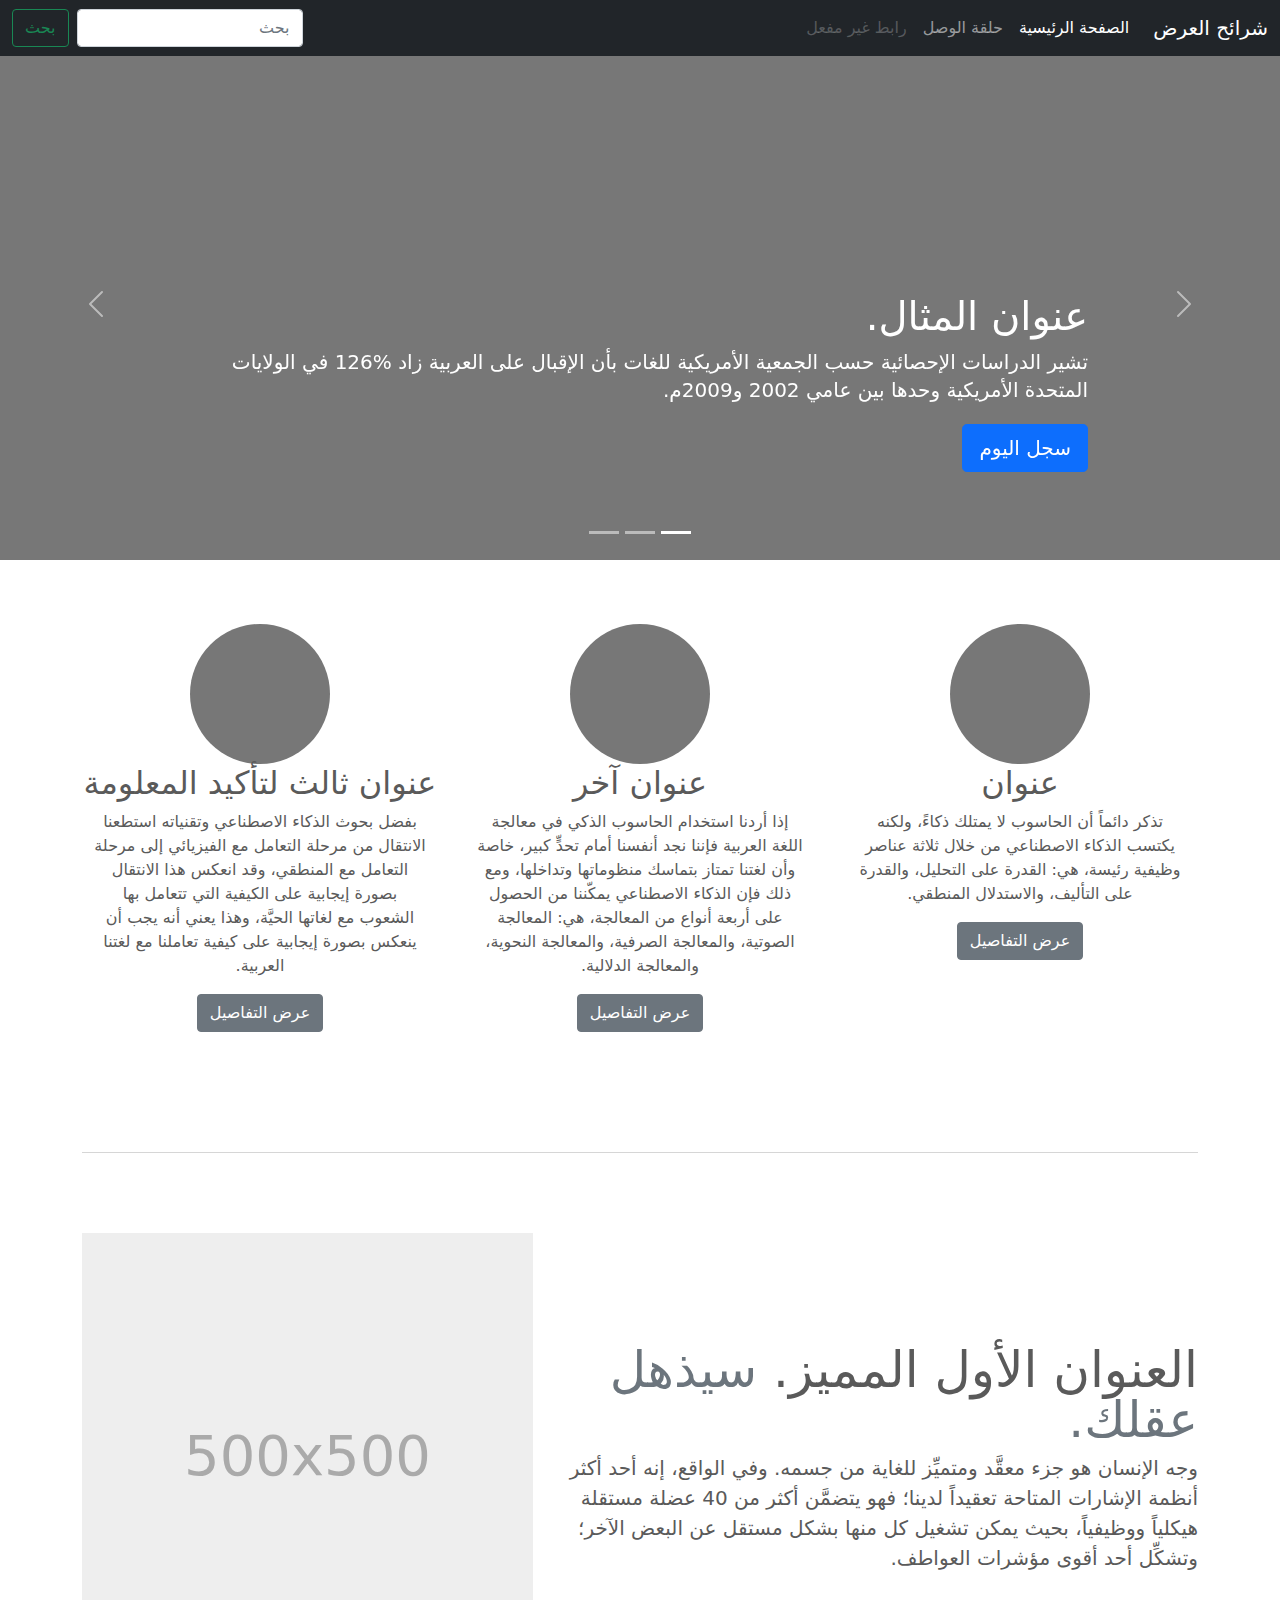
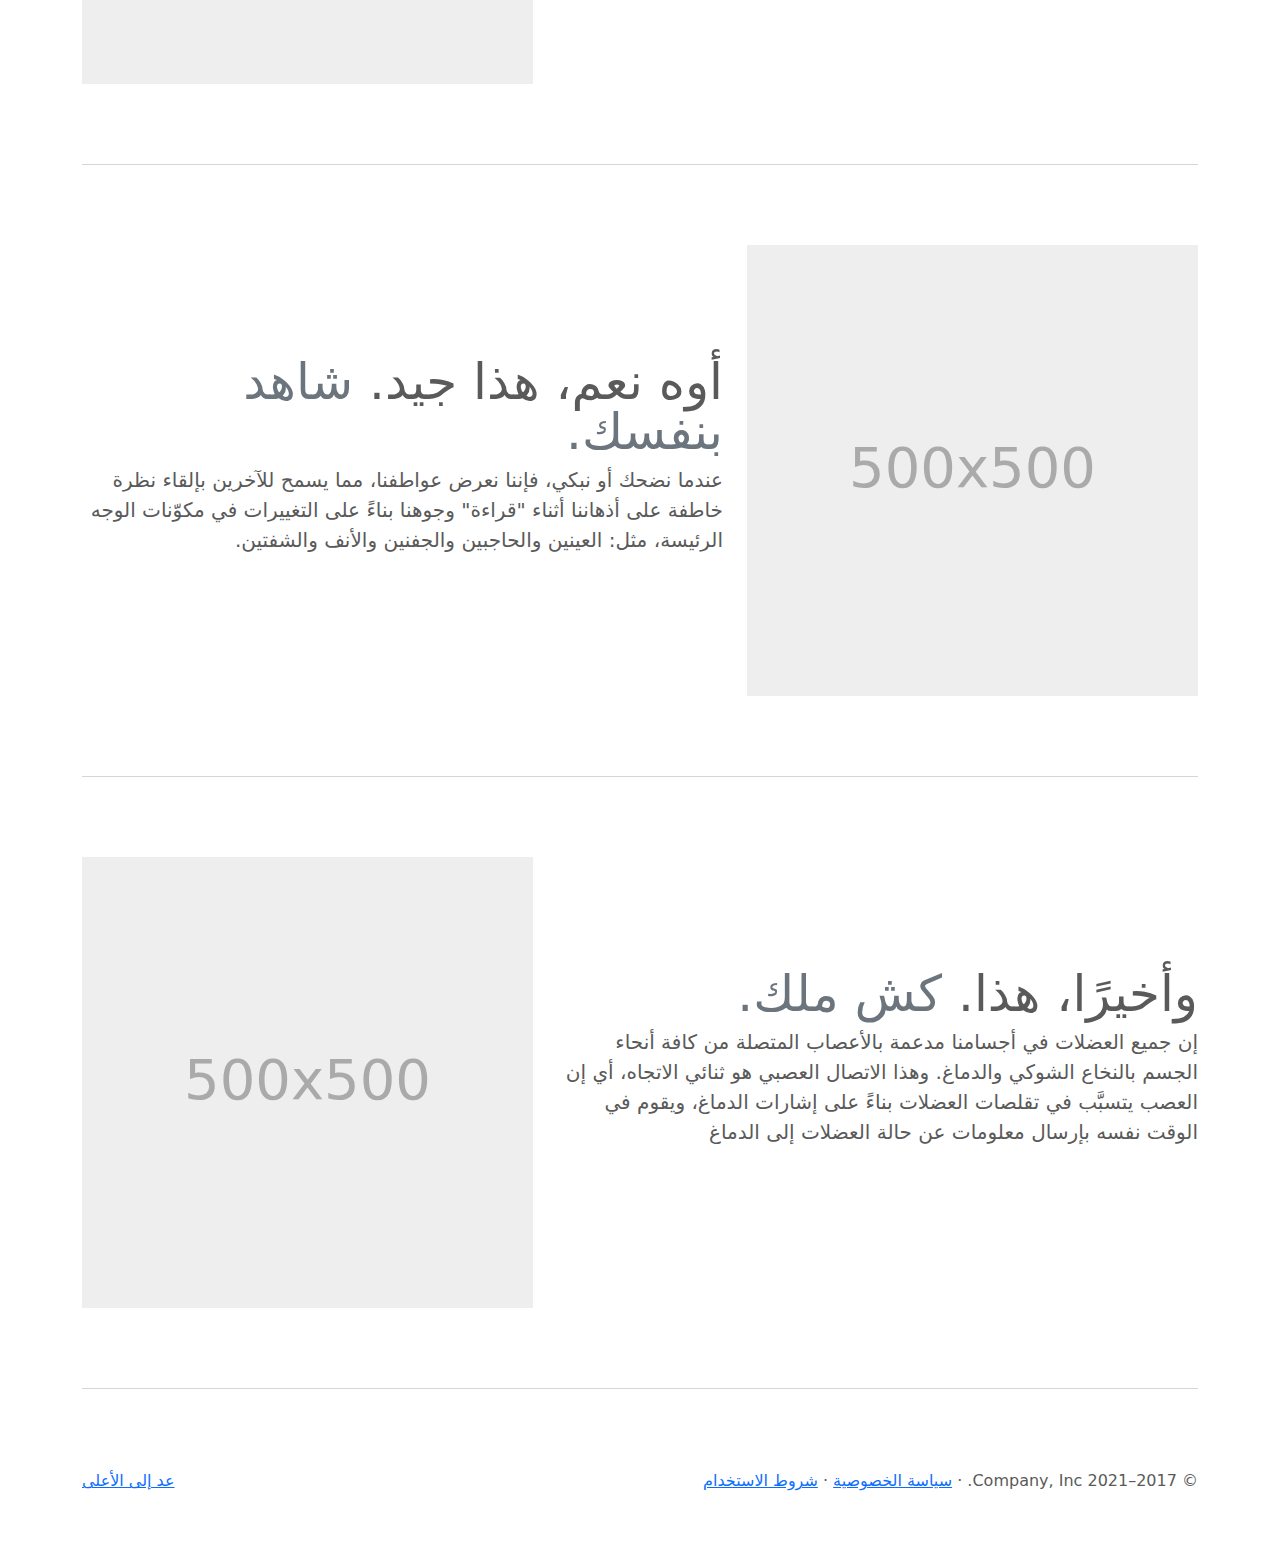
<file: bootstrap-5.1.3-examples/bootstrap-5.1.3-examples/carousel-rtl/index.html>
<!doctype html>
<html lang="ar" dir="rtl">
  <head>
    <meta charset="utf-8">
    <meta name="viewport" content="width=device-width, initial-scale=1">
    <meta name="description" content="">
    <meta name="author" content="Mark Otto, Jacob Thornton, and Bootstrap contributors">
    <meta name="generator" content="Hugo 0.88.1">
    <title>قالب  شرائح العرض · Bootstrap v5.1</title>

    <link rel="canonical" href="https://getbootstrap.com/docs/5.1/examples/carousel-rtl/">

    

    <!-- Bootstrap core CSS -->
<link href="../assets/dist/css/bootstrap.rtl.min.css" rel="stylesheet">

    <style>
      .bd-placeholder-img {
        font-size: 1.125rem;
        text-anchor: middle;
        -webkit-user-select: none;
        -moz-user-select: none;
        user-select: none;
      }

      @media (min-width: 768px) {
        .bd-placeholder-img-lg {
          font-size: 3.5rem;
        }
      }
    </style>

    
    <!-- Custom styles for this template -->
    <link href="../carousel/carousel.rtl.css" rel="stylesheet">
  </head>
  <body>
    
<header>
  <nav class="navbar navbar-expand-md navbar-dark fixed-top bg-dark">
    <div class="container-fluid">
      <a class="navbar-brand" href="#">شرائح العرض</a>
      <button class="navbar-toggler" type="button" data-bs-toggle="collapse" data-bs-target="#navbarCollapse" aria-controls="navbarCollapse" aria-expanded="false" aria-label="تبديل التنقل">
        <span class="navbar-toggler-icon"></span>
      </button>
      <div class="collapse navbar-collapse" id="navbarCollapse">
        <ul class="navbar-nav me-auto mb-2 mb-md-0">
          <li class="nav-item">
            <a class="nav-link active" aria-current="page" href="#">الصفحة الرئيسية</a>
          </li>
          <li class="nav-item">
            <a class="nav-link" href="#">حلقة الوصل</a>
          </li>
          <li class="nav-item">
            <a class="nav-link disabled">رابط غير مفعل</a>
          </li>
        </ul>
        <form class="d-flex">
          <input class="form-control me-2" type="search" placeholder="بحث" aria-label="بحث">
          <button class="btn btn-outline-success" type="submit">بحث</button>
        </form>
      </div>
    </div>
  </nav>
</header>

<main>

  <div id="myCarousel" class="carousel slide" data-bs-ride="carousel">
    <div class="carousel-indicators">
      <button type="button" data-bs-target="#myCarousel" data-bs-slide-to="0" class="active" aria-current="true" aria-label="Slide 1"></button>
      <button type="button" data-bs-target="#myCarousel" data-bs-slide-to="1" aria-label="Slide 2"></button>
      <button type="button" data-bs-target="#myCarousel" data-bs-slide-to="2" aria-label="Slide 3"></button>
    </div>
    <div class="carousel-inner">
      <div class="carousel-item active">
        <svg class="bd-placeholder-img" width="100%" height="100%" xmlns="http://www.w3.org/2000/svg" aria-hidden="true" preserveAspectRatio="xMidYMid slice" focusable="false"><rect width="100%" height="100%" fill="#777"/></svg>

        <div class="container">
          <div class="carousel-caption text-start">
            <h1>عنوان المثال.</h1>
            <p>تشير الدراسات الإحصائية حسب الجمعية الأمريكية للغات بأن الإقبال على العربية زاد %126 في الولايات المتحدة الأمريكية وحدها بين عامي 2002 و2009م.</p>
            <p><a class="btn btn-lg btn-primary" href="#">سجل اليوم</a></p>
          </div>
        </div>
      </div>
      <div class="carousel-item">
        <svg class="bd-placeholder-img" width="100%" height="100%" xmlns="http://www.w3.org/2000/svg" aria-hidden="true" preserveAspectRatio="xMidYMid slice" focusable="false"><rect width="100%" height="100%" fill="#777"/></svg>

        <div class="container">
          <div class="carousel-caption">
            <h1>عنوان مثال آخر.</h1>
            <p>حسب المجلس الثقافي البريطاني فإن تعليم الإنجليزية داخل بريطانيا يسهم في تعزيز اقتصادها بما يتجاوز ملياري جنيه سنوياً، كما أنه وفر أكثر من 26 ألف وظيفة.</p>
            <p><a class="btn btn-lg btn-primary" href="#">أعرف أكثر</a></p>
          </div>
        </div>
      </div>
      <div class="carousel-item">
        <svg class="bd-placeholder-img" width="100%" height="100%" xmlns="http://www.w3.org/2000/svg" aria-hidden="true" preserveAspectRatio="xMidYMid slice" focusable="false"><rect width="100%" height="100%" fill="#777"/></svg>

        <div class="container">
          <div class="carousel-caption text-end">
            <h1>واحد أكثر لقياس جيد.</h1>
            <p>الإحصاءات لحجم الاستثمار اللغوي خارج بريطانيا تتفاوت من سنة لأخرى إلا أن المدير التنفيذي للمجلس الثقافي البريطاني إدي بايرز يرى أن استثمار تعليم الإنجليزية في الخارج لا يحسب على المستوى المالي فحسب بل على المستوى السياسي أيضاً.</p>
            <p><a class="btn btn-lg btn-primary" href="#">تصفح المعرض</a></p>
          </div>
        </div>
      </div>
    </div>
    <button class="carousel-control-prev" type="button" data-bs-target="#myCarousel" data-bs-slide="prev">
      <span class="carousel-control-prev-icon" aria-hidden="true"></span>
      <span class="visually-hidden">السابق</span>
    </button>
    <button class="carousel-control-next" type="button" data-bs-target="#myCarousel" data-bs-slide="next">
      <span class="carousel-control-next-icon" aria-hidden="true"></span>
      <span class="visually-hidden">التالي</span>
    </button>
  </div>


  <!-- Marketing messaging and featurettes
  ================================================== -->
  <!-- Wrap the rest of the page in another container to center all the content. -->

  <div class="container marketing">

    <!-- Three columns of text below the carousel -->
    <div class="row">
      <div class="col-lg-4">
        <svg class="bd-placeholder-img rounded-circle" width="140" height="140" xmlns="http://www.w3.org/2000/svg" role="img" aria-label="Placeholder: 140x140" preserveAspectRatio="xMidYMid slice" focusable="false"><title>Placeholder</title><rect width="100%" height="100%" fill="#777"/><text x="50%" y="50%" fill="#777" dy=".3em">140x140</text></svg>

        <h2>عنوان</h2>
        <p>تذكر دائماً أن الحاسوب لا يمتلك ذكاءً، ولكنه يكتسب الذكاء الاصطناعي من خلال ثلاثة عناصر وظيفية رئيسة، هي: القدرة على التحليل، والقدرة على التأليف، والاستدلال المنطقي.</p>
        <p><a class="btn btn-secondary" href="#">عرض التفاصيل</a></p>
      </div><!-- /.col-lg-4 -->
      <div class="col-lg-4">
        <svg class="bd-placeholder-img rounded-circle" width="140" height="140" xmlns="http://www.w3.org/2000/svg" role="img" aria-label="Placeholder: 140x140" preserveAspectRatio="xMidYMid slice" focusable="false"><title>Placeholder</title><rect width="100%" height="100%" fill="#777"/><text x="50%" y="50%" fill="#777" dy=".3em">140x140</text></svg>

        <h2>عنوان آخر</h2>
        <p>إذا أردنا استخدام الحاسوب الذكي في معالجة اللغة العربية فإننا نجد أنفسنا أمام تحدٍّ كبير، خاصة وأن لغتنا تمتاز بتماسك منظوماتها وتداخلها، ومع ذلك فإن الذكاء الاصطناعي يمكّننا من الحصول على أربعة أنواع من المعالجة، هي: المعالجة الصوتية، والمعالجة الصرفية، والمعالجة النحوية، والمعالجة الدلالية.</p>
        <p><a class="btn btn-secondary" href="#">عرض التفاصيل</a></p>
      </div><!-- /.col-lg-4 -->
      <div class="col-lg-4">
        <svg class="bd-placeholder-img rounded-circle" width="140" height="140" xmlns="http://www.w3.org/2000/svg" role="img" aria-label="Placeholder: 140x140" preserveAspectRatio="xMidYMid slice" focusable="false"><title>Placeholder</title><rect width="100%" height="100%" fill="#777"/><text x="50%" y="50%" fill="#777" dy=".3em">140x140</text></svg>

        <h2>عنوان ثالث لتأكيد المعلومة</h2>
        <p>بفضل بحوث الذكاء الاصطناعي وتقنياته استطعنا الانتقال من مرحلة التعامل مع الفيزيائي إلى مرحلة التعامل مع المنطقي، وقد انعكس هذا الانتقال بصورة إيجابية على الكيفية التي تتعامل بها الشعوب مع لغاتها الحيَّة، وهذا يعني أنه يجب أن ينعكس بصورة إيجابية على كيفية تعاملنا مع لغتنا العربية.</p>
        <p><a class="btn btn-secondary" href="#">عرض التفاصيل</a></p>
      </div><!-- /.col-lg-4 -->
    </div><!-- /.row -->


    <!-- START THE FEATURETTES -->

    <hr class="featurette-divider">

    <div class="row featurette">
      <div class="col-md-7">
        <h2 class="featurette-heading">العنوان الأول المميز. <span class="text-muted"> سيذهل عقلك. </span></h2>
        <p class="lead">وجه الإنسان هو جزء معقَّد ومتميِّز للغاية من جسمه. وفي الواقع، إنه أحد أكثر أنظمة الإشارات المتاحة تعقيداً لدينا؛ فهو يتضمَّن أكثر من 40 عضلة مستقلة هيكلياً ووظيفياً، بحيث يمكن تشغيل كل منها بشكل مستقل عن البعض الآخر؛ وتشكِّل أحد أقوى مؤشرات العواطف.</p>
      </div>
      <div class="col-md-5">
        <svg class="bd-placeholder-img bd-placeholder-img-lg featurette-image img-fluid mx-auto" width="500" height="500" xmlns="http://www.w3.org/2000/svg" role="img" aria-label="Placeholder: 500x500" preserveAspectRatio="xMidYMid slice" focusable="false"><title>Placeholder</title><rect width="100%" height="100%" fill="#eee"/><text x="50%" y="50%" fill="#aaa" dy=".3em">500x500</text></svg>

      </div>
    </div>

    <hr class="featurette-divider">

    <div class="row featurette">
      <div class="col-md-7 order-md-2">
        <h2 class="featurette-heading">أوه نعم، هذا جيد. <span class="text-muted"> شاهد بنفسك. </span></h2>
        <p class="lead">عندما نضحك أو نبكي، فإننا نعرض عواطفنا، مما يسمح للآخرين بإلقاء نظرة خاطفة على أذهاننا أثناء "قراءة" وجوهنا بناءً على التغييرات في مكوّنات الوجه الرئيسة، مثل: العينين والحاجبين والجفنين والأنف والشفتين.</p>
      </div>
      <div class="col-md-5 order-md-1">
        <svg class="bd-placeholder-img bd-placeholder-img-lg featurette-image img-fluid mx-auto" width="500" height="500" xmlns="http://www.w3.org/2000/svg" role="img" aria-label="Placeholder: 500x500" preserveAspectRatio="xMidYMid slice" focusable="false"><title>Placeholder</title><rect width="100%" height="100%" fill="#eee"/><text x="50%" y="50%" fill="#aaa" dy=".3em">500x500</text></svg>

      </div>
    </div>

    <hr class="featurette-divider">

    <div class="row featurette">
      <div class="col-md-7">
        <h2 class="featurette-heading">وأخيرًا، هذا. <span class="text-muted"> كش ملك. </span></h2>
        <p class="lead">إن جميع العضلات في أجسامنا مدعمة بالأعصاب المتصلة من كافة أنحاء الجسم بالنخاع الشوكي والدماغ. وهذا الاتصال العصبي هو ثنائي الاتجاه، أي إن العصب يتسبَّب في تقلصات العضلات بناءً على إشارات الدماغ، ويقوم في الوقت نفسه بإرسال معلومات عن حالة العضلات إلى الدماغ</p>
      </div>
      <div class="col-md-5">
        <svg class="bd-placeholder-img bd-placeholder-img-lg featurette-image img-fluid mx-auto" width="500" height="500" xmlns="http://www.w3.org/2000/svg" role="img" aria-label="Placeholder: 500x500" preserveAspectRatio="xMidYMid slice" focusable="false"><title>Placeholder</title><rect width="100%" height="100%" fill="#eee"/><text x="50%" y="50%" fill="#aaa" dy=".3em">500x500</text></svg>

      </div>
    </div>

    <hr class="featurette-divider">

    <!-- /END THE FEATURETTES -->

  </div><!-- /.container -->


  <!-- FOOTER -->
  <footer class="container">
    <p class="float-end"><a href="#">عد إلى الأعلى</a></p>
    <p>&copy; 2017–2021 Company, Inc. &middot; <a href="#">سياسة الخصوصية</a> &middot; <a href="#">شروط الاستخدام</a></p>
  </footer>
</main>


    <script src="../assets/dist/js/bootstrap.bundle.min.js"></script>

      
  </body>
</html>
</file>
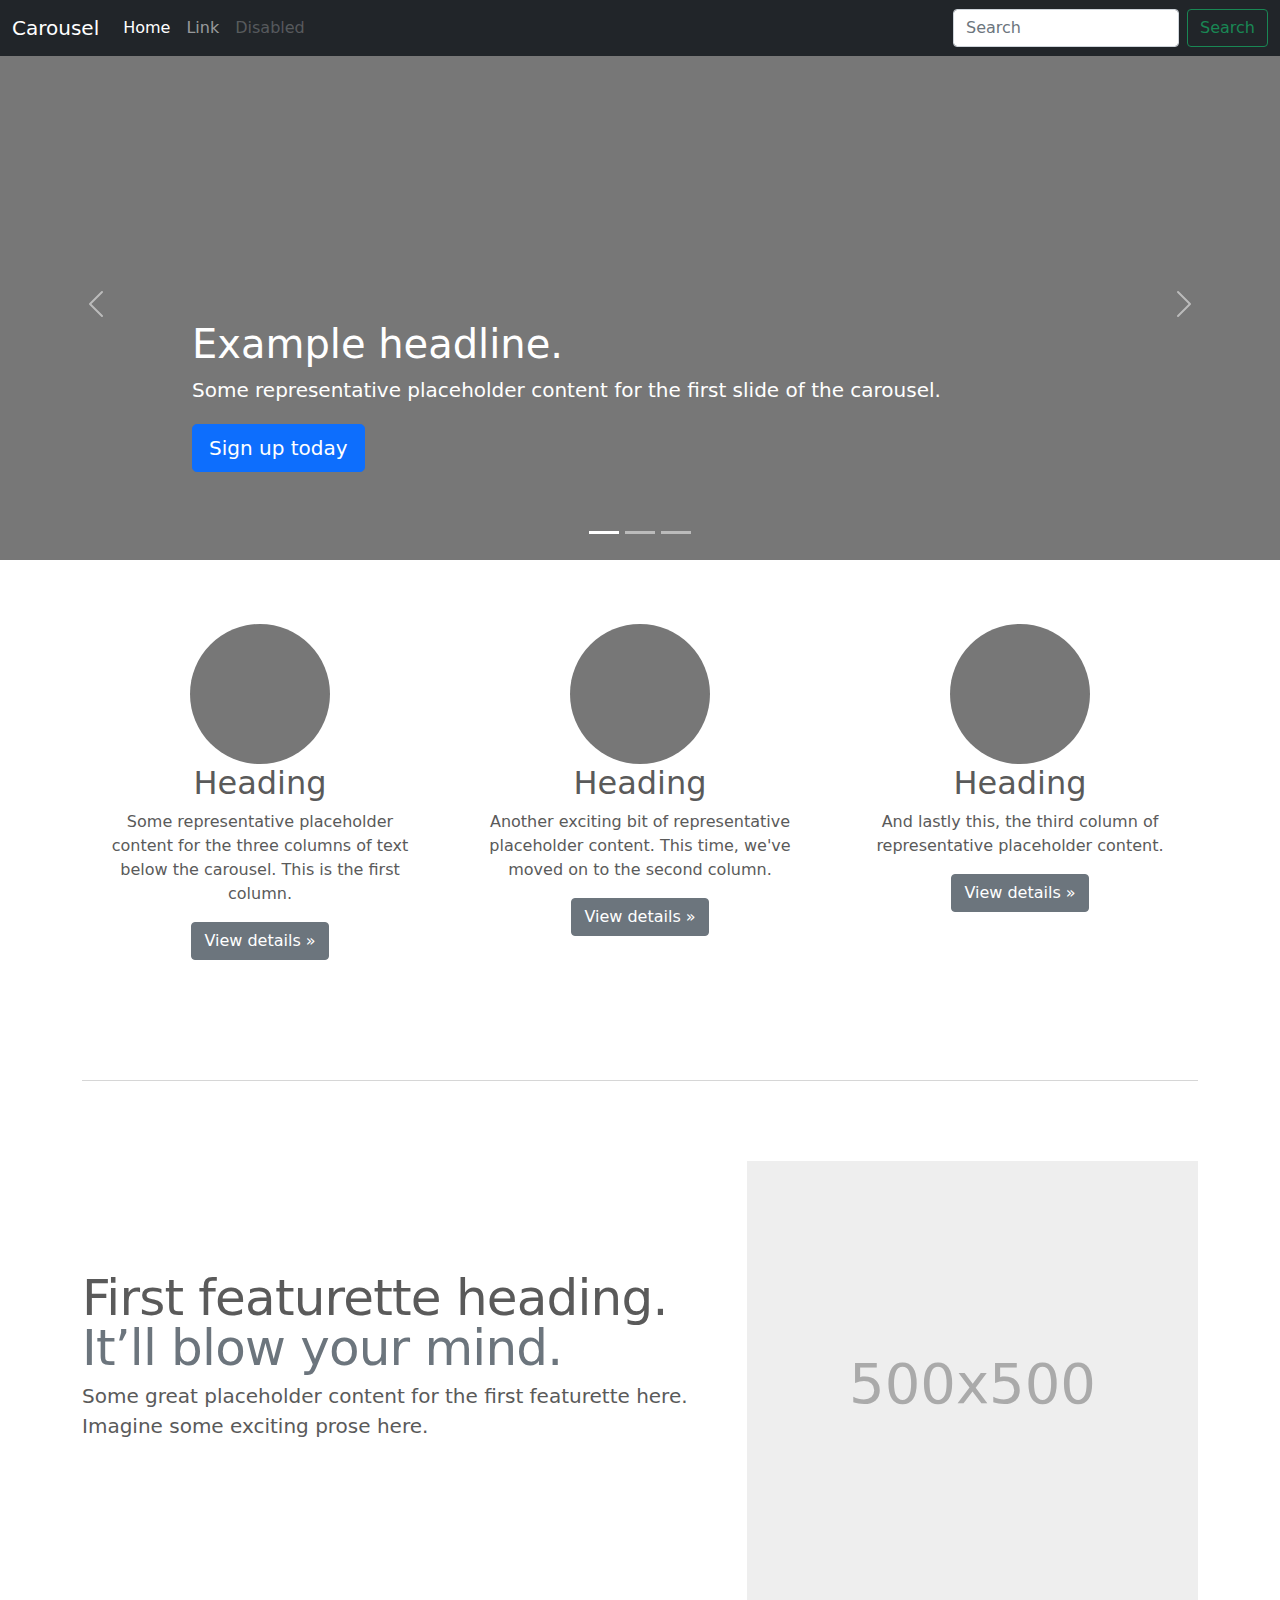
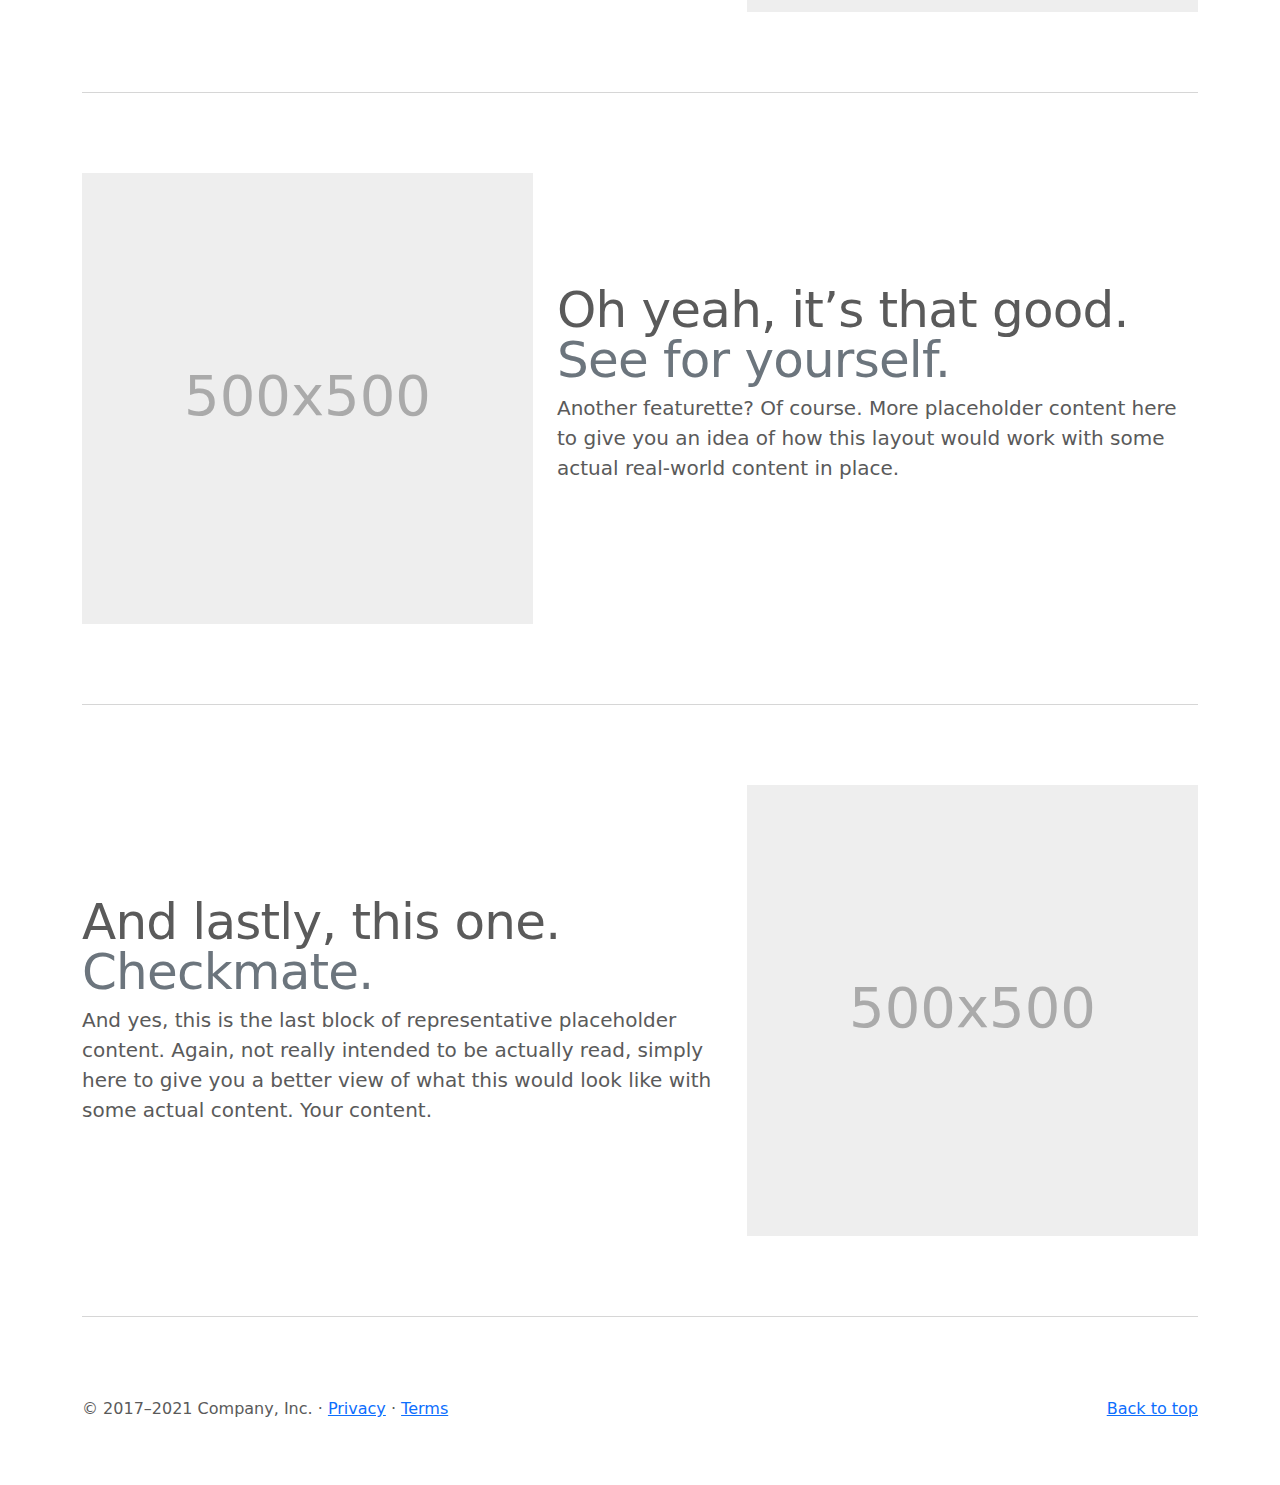
<file: bootstrap-5.1.3-examples/bootstrap-5.1.3-examples/carousel/index.html>
<!doctype html>
<html lang="en">
  <head>
    <meta charset="utf-8">
    <meta name="viewport" content="width=device-width, initial-scale=1">
    <meta name="description" content="">
    <meta name="author" content="Mark Otto, Jacob Thornton, and Bootstrap contributors">
    <meta name="generator" content="Hugo 0.88.1">
    <title>Carousel Template · Bootstrap v5.1</title>

    <link rel="canonical" href="https://getbootstrap.com/docs/5.1/examples/carousel/">

    

    <!-- Bootstrap core CSS -->
<link href="../assets/dist/css/bootstrap.min.css" rel="stylesheet">

    <style>
      .bd-placeholder-img {
        font-size: 1.125rem;
        text-anchor: middle;
        -webkit-user-select: none;
        -moz-user-select: none;
        user-select: none;
      }

      @media (min-width: 768px) {
        .bd-placeholder-img-lg {
          font-size: 3.5rem;
        }
      }
    </style>

    
    <!-- Custom styles for this template -->
    <link href="carousel.css" rel="stylesheet">
  </head>
  <body>
    
<header>
  <nav class="navbar navbar-expand-md navbar-dark fixed-top bg-dark">
    <div class="container-fluid">
      <a class="navbar-brand" href="#">Carousel</a>
      <button class="navbar-toggler" type="button" data-bs-toggle="collapse" data-bs-target="#navbarCollapse" aria-controls="navbarCollapse" aria-expanded="false" aria-label="Toggle navigation">
        <span class="navbar-toggler-icon"></span>
      </button>
      <div class="collapse navbar-collapse" id="navbarCollapse">
        <ul class="navbar-nav me-auto mb-2 mb-md-0">
          <li class="nav-item">
            <a class="nav-link active" aria-current="page" href="#">Home</a>
          </li>
          <li class="nav-item">
            <a class="nav-link" href="#">Link</a>
          </li>
          <li class="nav-item">
            <a class="nav-link disabled">Disabled</a>
          </li>
        </ul>
        <form class="d-flex">
          <input class="form-control me-2" type="search" placeholder="Search" aria-label="Search">
          <button class="btn btn-outline-success" type="submit">Search</button>
        </form>
      </div>
    </div>
  </nav>
</header>

<main>

  <div id="myCarousel" class="carousel slide" data-bs-ride="carousel">
    <div class="carousel-indicators">
      <button type="button" data-bs-target="#myCarousel" data-bs-slide-to="0" class="active" aria-current="true" aria-label="Slide 1"></button>
      <button type="button" data-bs-target="#myCarousel" data-bs-slide-to="1" aria-label="Slide 2"></button>
      <button type="button" data-bs-target="#myCarousel" data-bs-slide-to="2" aria-label="Slide 3"></button>
    </div>
    <div class="carousel-inner">
      <div class="carousel-item active">
        <svg class="bd-placeholder-img" width="100%" height="100%" xmlns="http://www.w3.org/2000/svg" aria-hidden="true" preserveAspectRatio="xMidYMid slice" focusable="false"><rect width="100%" height="100%" fill="#777"/></svg>

        <div class="container">
          <div class="carousel-caption text-start">
            <h1>Example headline.</h1>
            <p>Some representative placeholder content for the first slide of the carousel.</p>
            <p><a class="btn btn-lg btn-primary" href="#">Sign up today</a></p>
          </div>
        </div>
      </div>
      <div class="carousel-item">
        <svg class="bd-placeholder-img" width="100%" height="100%" xmlns="http://www.w3.org/2000/svg" aria-hidden="true" preserveAspectRatio="xMidYMid slice" focusable="false"><rect width="100%" height="100%" fill="#777"/></svg>

        <div class="container">
          <div class="carousel-caption">
            <h1>Another example headline.</h1>
            <p>Some representative placeholder content for the second slide of the carousel.</p>
            <p><a class="btn btn-lg btn-primary" href="#">Learn more</a></p>
          </div>
        </div>
      </div>
      <div class="carousel-item">
        <svg class="bd-placeholder-img" width="100%" height="100%" xmlns="http://www.w3.org/2000/svg" aria-hidden="true" preserveAspectRatio="xMidYMid slice" focusable="false"><rect width="100%" height="100%" fill="#777"/></svg>

        <div class="container">
          <div class="carousel-caption text-end">
            <h1>One more for good measure.</h1>
            <p>Some representative placeholder content for the third slide of this carousel.</p>
            <p><a class="btn btn-lg btn-primary" href="#">Browse gallery</a></p>
          </div>
        </div>
      </div>
    </div>
    <button class="carousel-control-prev" type="button" data-bs-target="#myCarousel" data-bs-slide="prev">
      <span class="carousel-control-prev-icon" aria-hidden="true"></span>
      <span class="visually-hidden">Previous</span>
    </button>
    <button class="carousel-control-next" type="button" data-bs-target="#myCarousel" data-bs-slide="next">
      <span class="carousel-control-next-icon" aria-hidden="true"></span>
      <span class="visually-hidden">Next</span>
    </button>
  </div>


  <!-- Marketing messaging and featurettes
  ================================================== -->
  <!-- Wrap the rest of the page in another container to center all the content. -->

  <div class="container marketing">

    <!-- Three columns of text below the carousel -->
    <div class="row">
      <div class="col-lg-4">
        <svg class="bd-placeholder-img rounded-circle" width="140" height="140" xmlns="http://www.w3.org/2000/svg" role="img" aria-label="Placeholder: 140x140" preserveAspectRatio="xMidYMid slice" focusable="false"><title>Placeholder</title><rect width="100%" height="100%" fill="#777"/><text x="50%" y="50%" fill="#777" dy=".3em">140x140</text></svg>

        <h2>Heading</h2>
        <p>Some representative placeholder content for the three columns of text below the carousel. This is the first column.</p>
        <p><a class="btn btn-secondary" href="#">View details &raquo;</a></p>
      </div><!-- /.col-lg-4 -->
      <div class="col-lg-4">
        <svg class="bd-placeholder-img rounded-circle" width="140" height="140" xmlns="http://www.w3.org/2000/svg" role="img" aria-label="Placeholder: 140x140" preserveAspectRatio="xMidYMid slice" focusable="false"><title>Placeholder</title><rect width="100%" height="100%" fill="#777"/><text x="50%" y="50%" fill="#777" dy=".3em">140x140</text></svg>

        <h2>Heading</h2>
        <p>Another exciting bit of representative placeholder content. This time, we've moved on to the second column.</p>
        <p><a class="btn btn-secondary" href="#">View details &raquo;</a></p>
      </div><!-- /.col-lg-4 -->
      <div class="col-lg-4">
        <svg class="bd-placeholder-img rounded-circle" width="140" height="140" xmlns="http://www.w3.org/2000/svg" role="img" aria-label="Placeholder: 140x140" preserveAspectRatio="xMidYMid slice" focusable="false"><title>Placeholder</title><rect width="100%" height="100%" fill="#777"/><text x="50%" y="50%" fill="#777" dy=".3em">140x140</text></svg>

        <h2>Heading</h2>
        <p>And lastly this, the third column of representative placeholder content.</p>
        <p><a class="btn btn-secondary" href="#">View details &raquo;</a></p>
      </div><!-- /.col-lg-4 -->
    </div><!-- /.row -->


    <!-- START THE FEATURETTES -->

    <hr class="featurette-divider">

    <div class="row featurette">
      <div class="col-md-7">
        <h2 class="featurette-heading">First featurette heading. <span class="text-muted">It’ll blow your mind.</span></h2>
        <p class="lead">Some great placeholder content for the first featurette here. Imagine some exciting prose here.</p>
      </div>
      <div class="col-md-5">
        <svg class="bd-placeholder-img bd-placeholder-img-lg featurette-image img-fluid mx-auto" width="500" height="500" xmlns="http://www.w3.org/2000/svg" role="img" aria-label="Placeholder: 500x500" preserveAspectRatio="xMidYMid slice" focusable="false"><title>Placeholder</title><rect width="100%" height="100%" fill="#eee"/><text x="50%" y="50%" fill="#aaa" dy=".3em">500x500</text></svg>

      </div>
    </div>

    <hr class="featurette-divider">

    <div class="row featurette">
      <div class="col-md-7 order-md-2">
        <h2 class="featurette-heading">Oh yeah, it’s that good. <span class="text-muted">See for yourself.</span></h2>
        <p class="lead">Another featurette? Of course. More placeholder content here to give you an idea of how this layout would work with some actual real-world content in place.</p>
      </div>
      <div class="col-md-5 order-md-1">
        <svg class="bd-placeholder-img bd-placeholder-img-lg featurette-image img-fluid mx-auto" width="500" height="500" xmlns="http://www.w3.org/2000/svg" role="img" aria-label="Placeholder: 500x500" preserveAspectRatio="xMidYMid slice" focusable="false"><title>Placeholder</title><rect width="100%" height="100%" fill="#eee"/><text x="50%" y="50%" fill="#aaa" dy=".3em">500x500</text></svg>

      </div>
    </div>

    <hr class="featurette-divider">

    <div class="row featurette">
      <div class="col-md-7">
        <h2 class="featurette-heading">And lastly, this one. <span class="text-muted">Checkmate.</span></h2>
        <p class="lead">And yes, this is the last block of representative placeholder content. Again, not really intended to be actually read, simply here to give you a better view of what this would look like with some actual content. Your content.</p>
      </div>
      <div class="col-md-5">
        <svg class="bd-placeholder-img bd-placeholder-img-lg featurette-image img-fluid mx-auto" width="500" height="500" xmlns="http://www.w3.org/2000/svg" role="img" aria-label="Placeholder: 500x500" preserveAspectRatio="xMidYMid slice" focusable="false"><title>Placeholder</title><rect width="100%" height="100%" fill="#eee"/><text x="50%" y="50%" fill="#aaa" dy=".3em">500x500</text></svg>

      </div>
    </div>

    <hr class="featurette-divider">

    <!-- /END THE FEATURETTES -->

  </div><!-- /.container -->


  <!-- FOOTER -->
  <footer class="container">
    <p class="float-end"><a href="#">Back to top</a></p>
    <p>&copy; 2017–2021 Company, Inc. &middot; <a href="#">Privacy</a> &middot; <a href="#">Terms</a></p>
  </footer>
</main>


    <script src="../assets/dist/js/bootstrap.bundle.min.js"></script>

      
  </body>
</html>
</file>
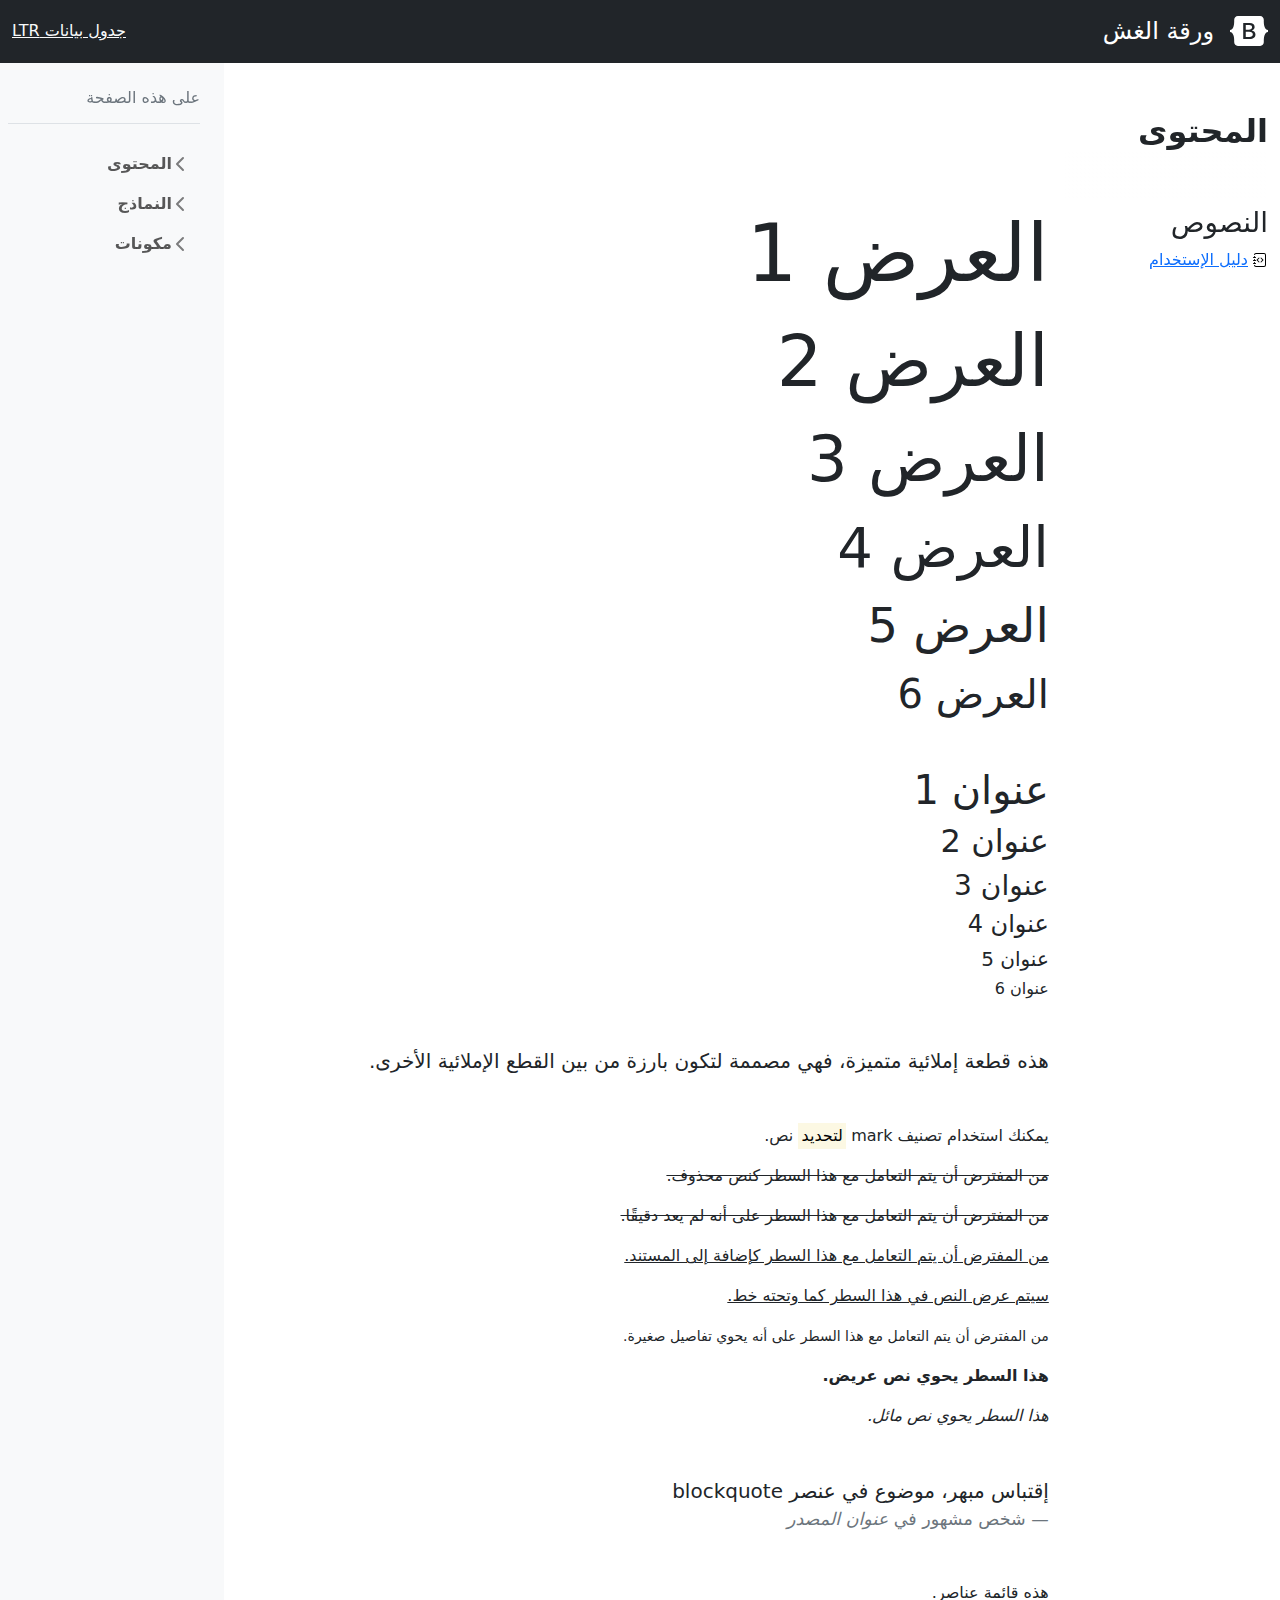
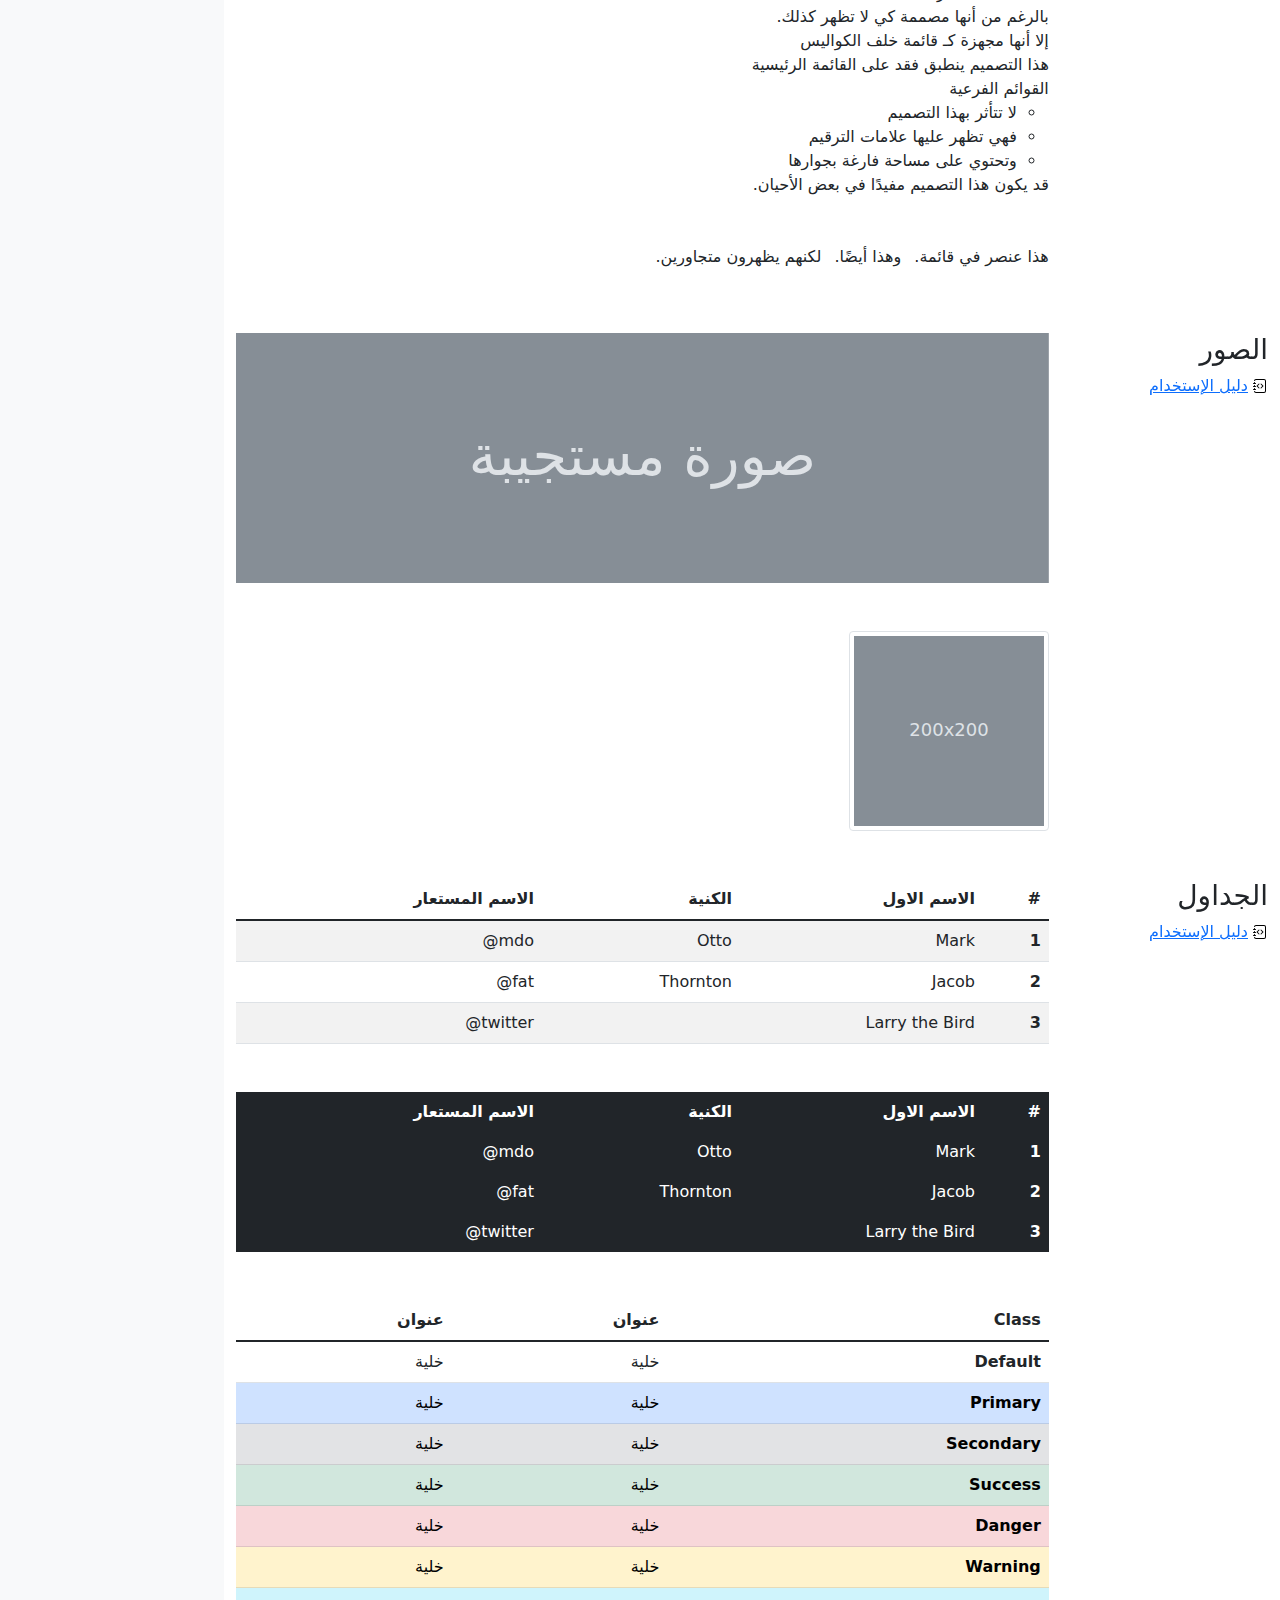
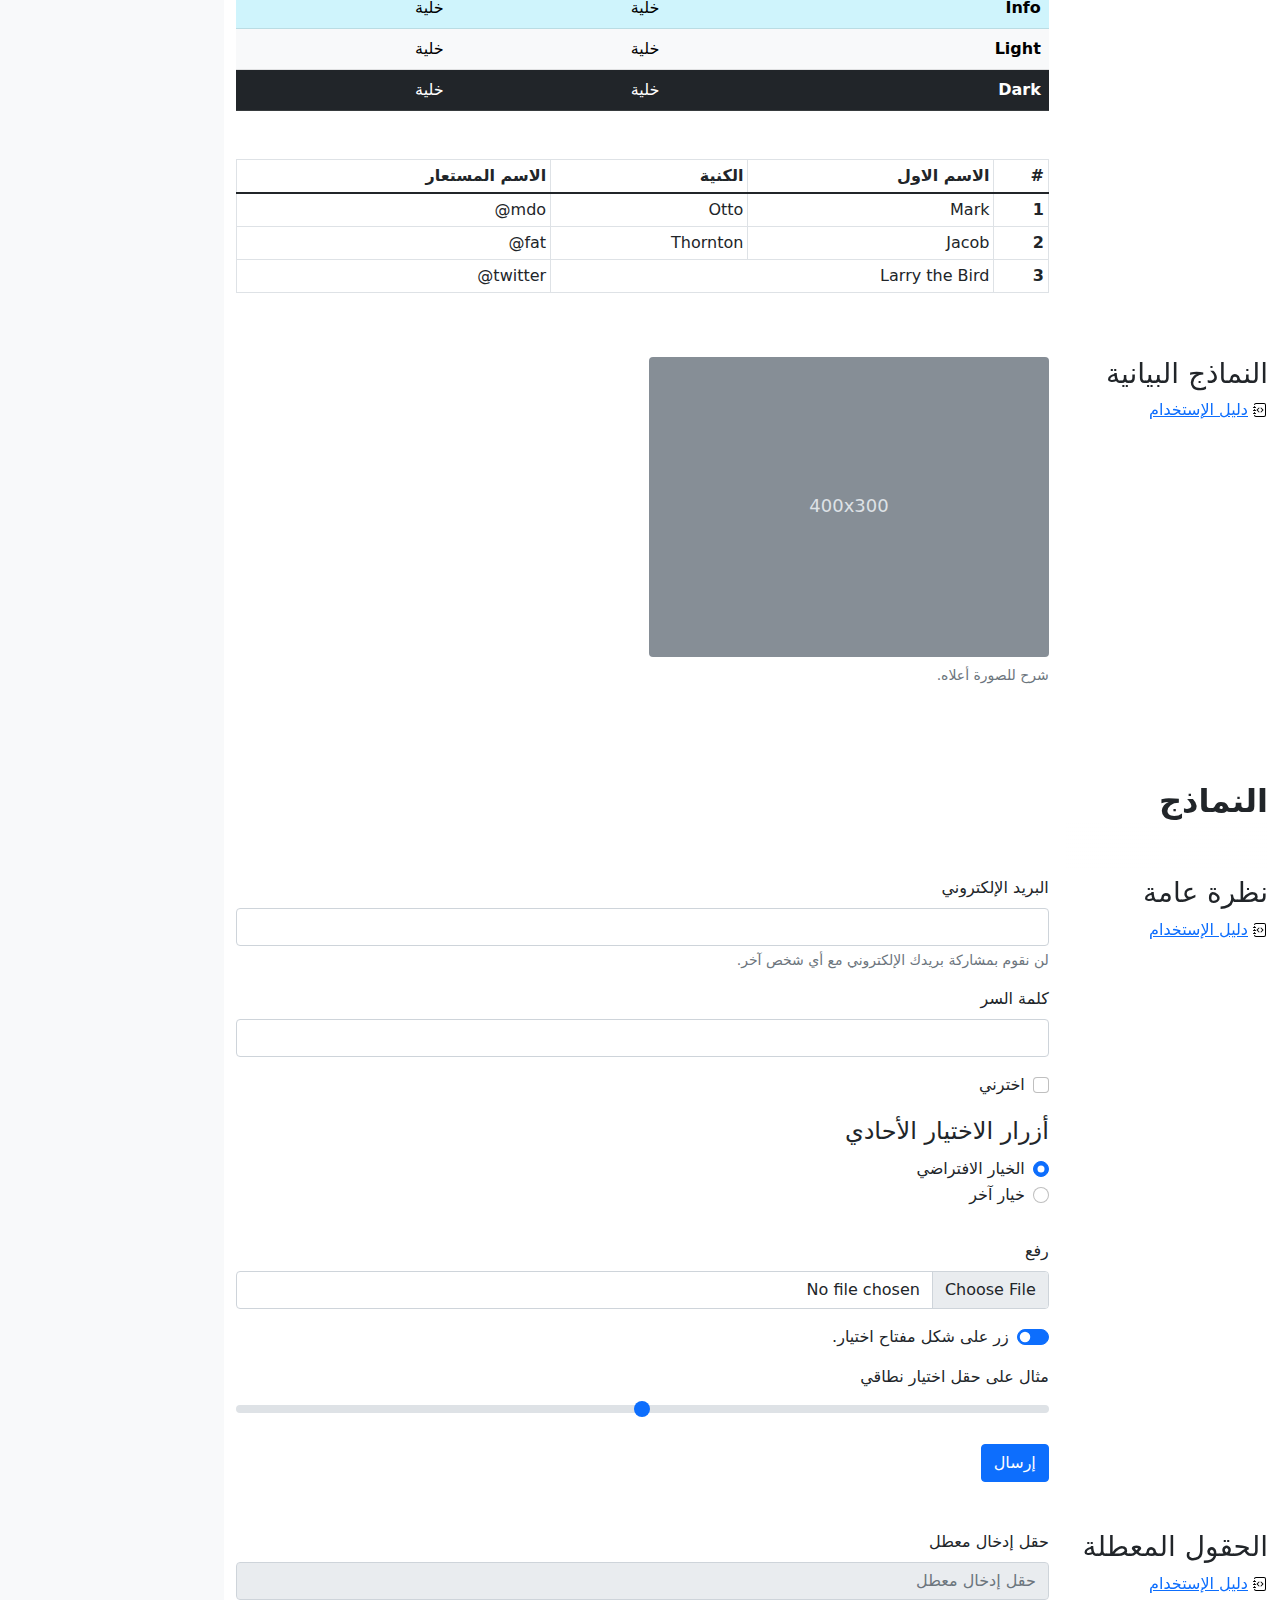
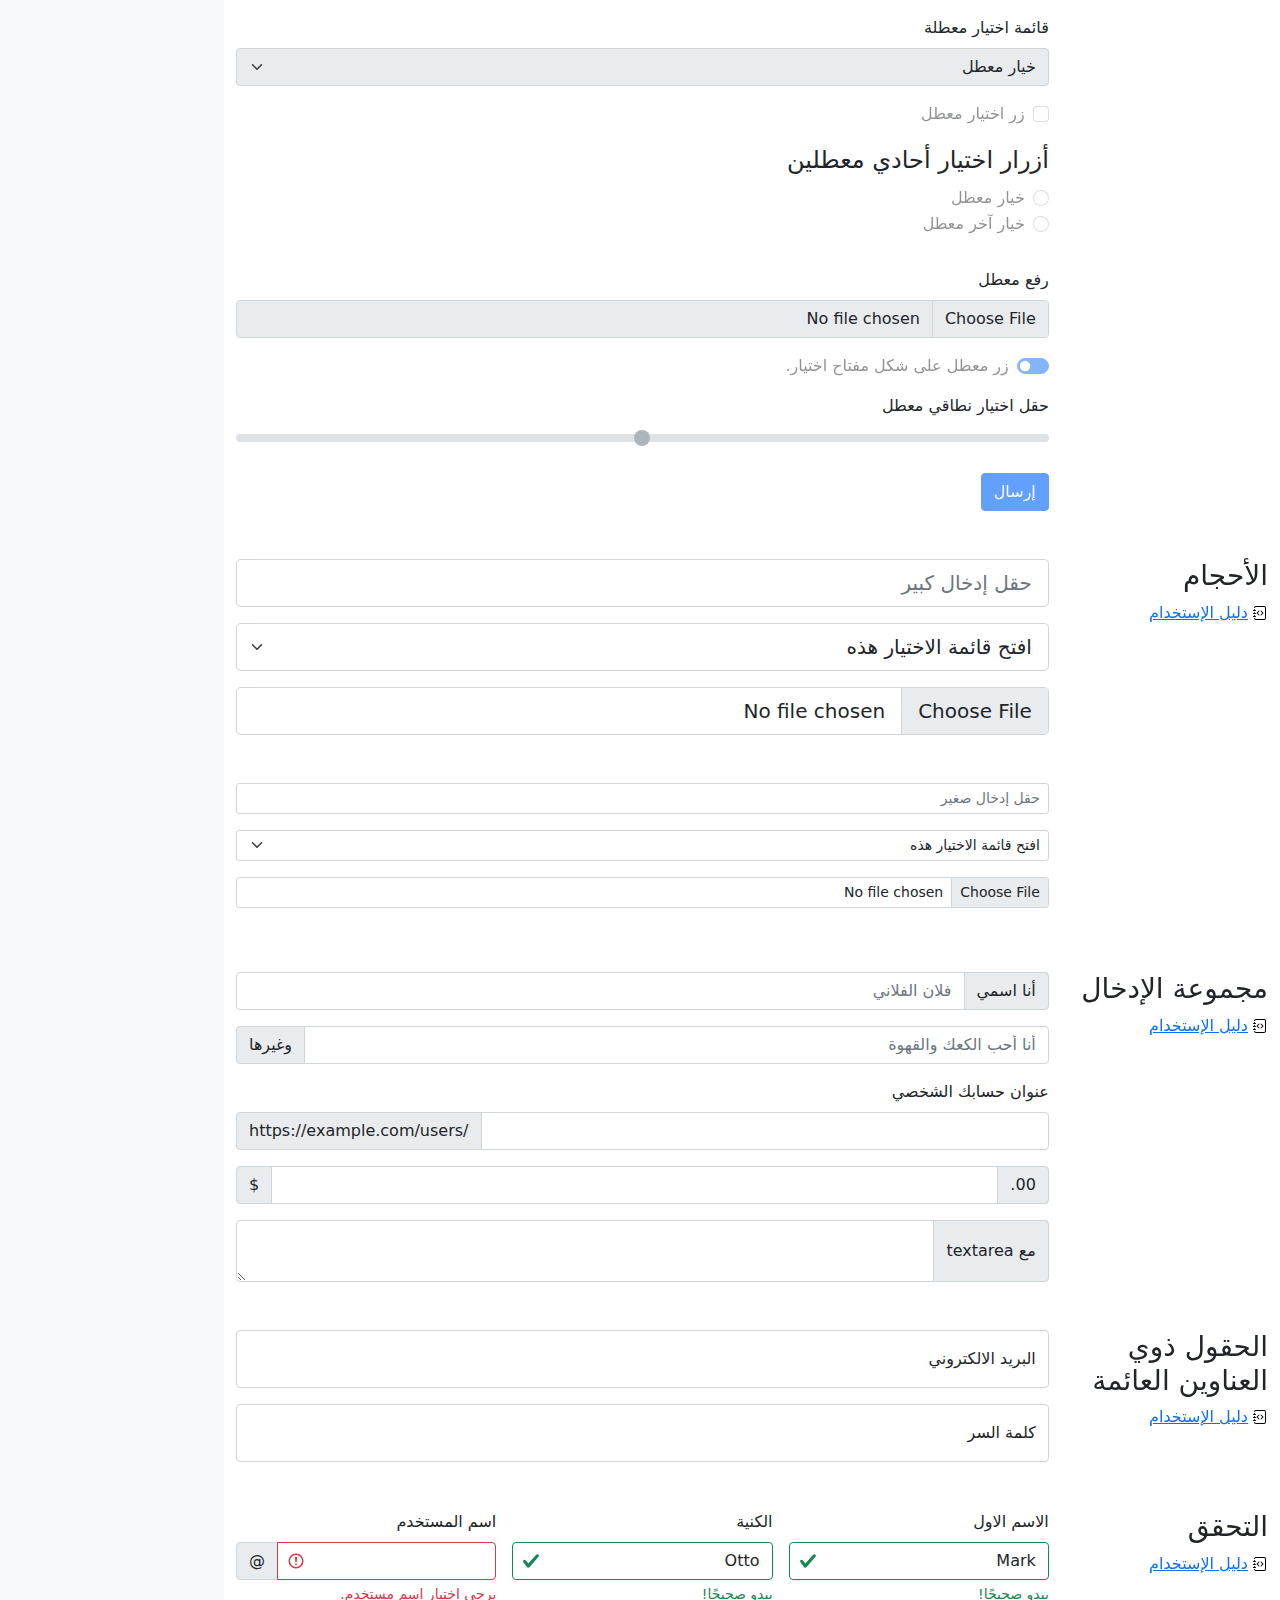
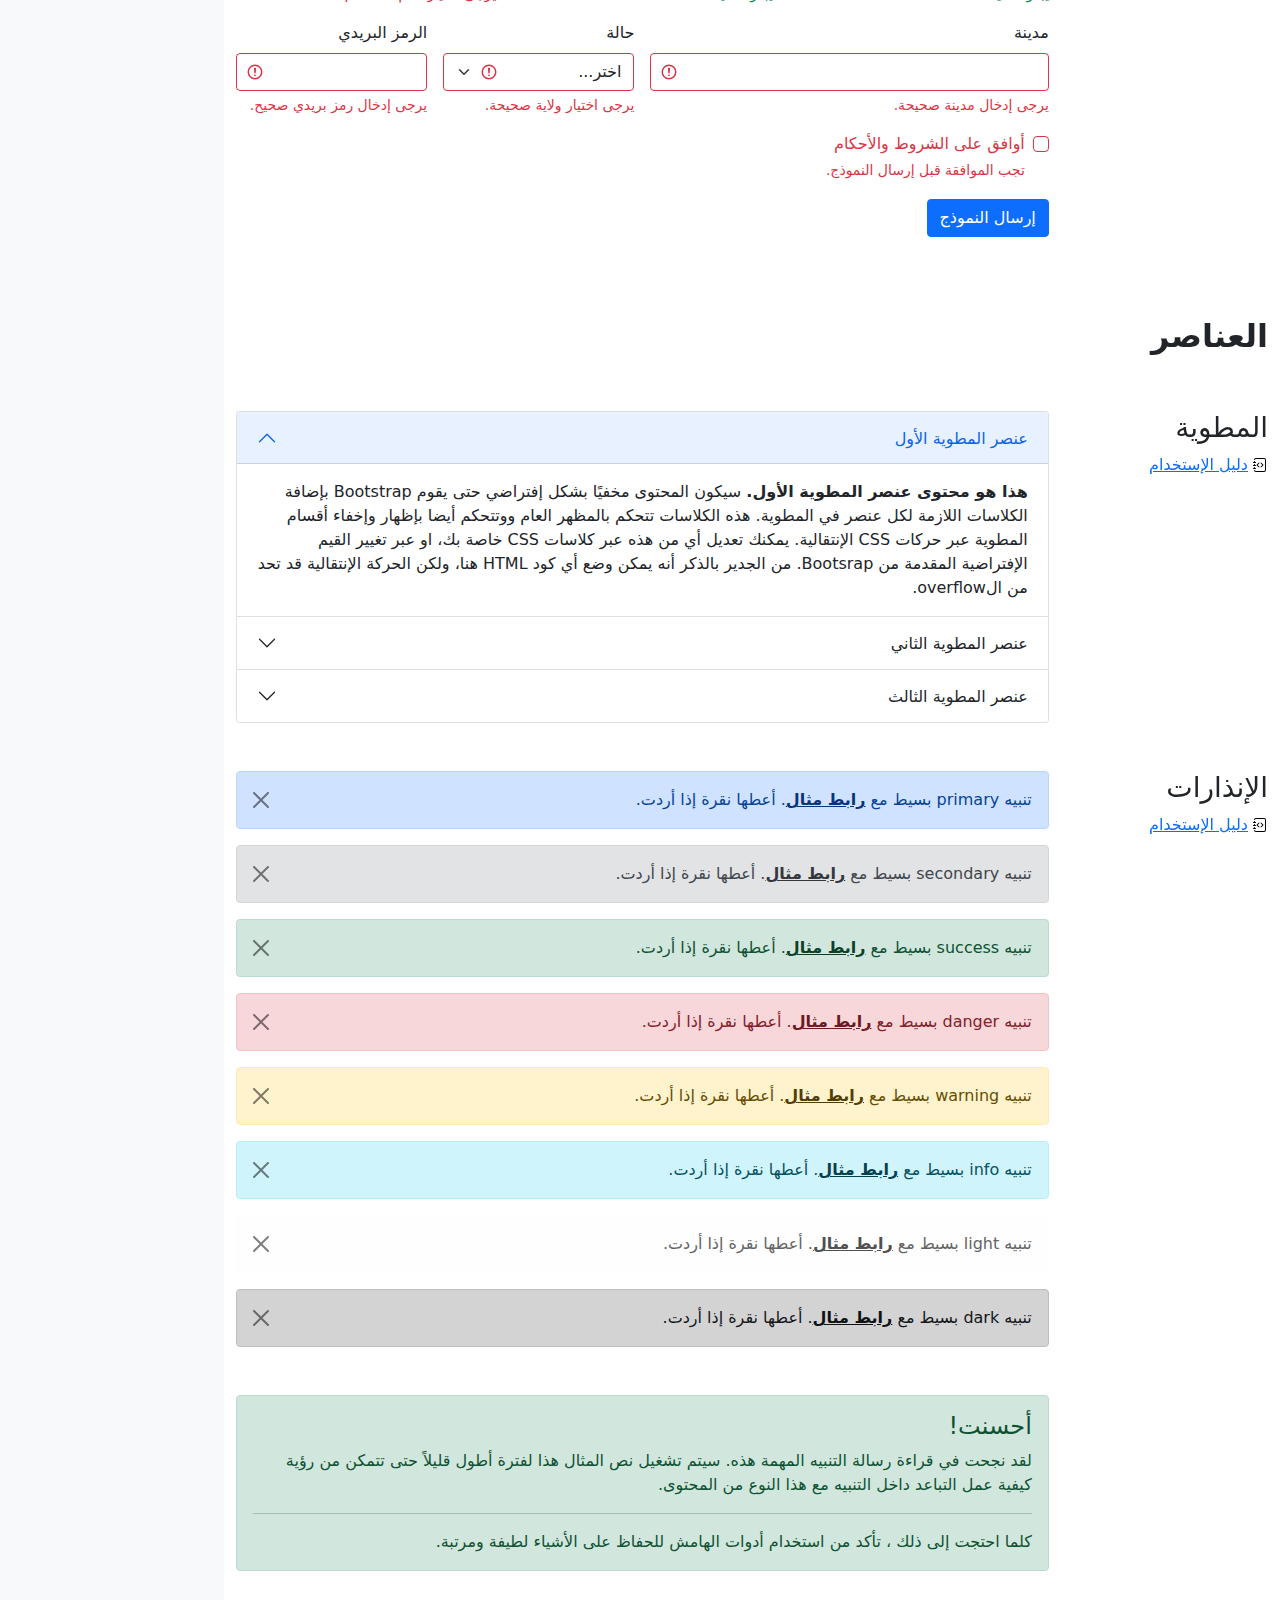
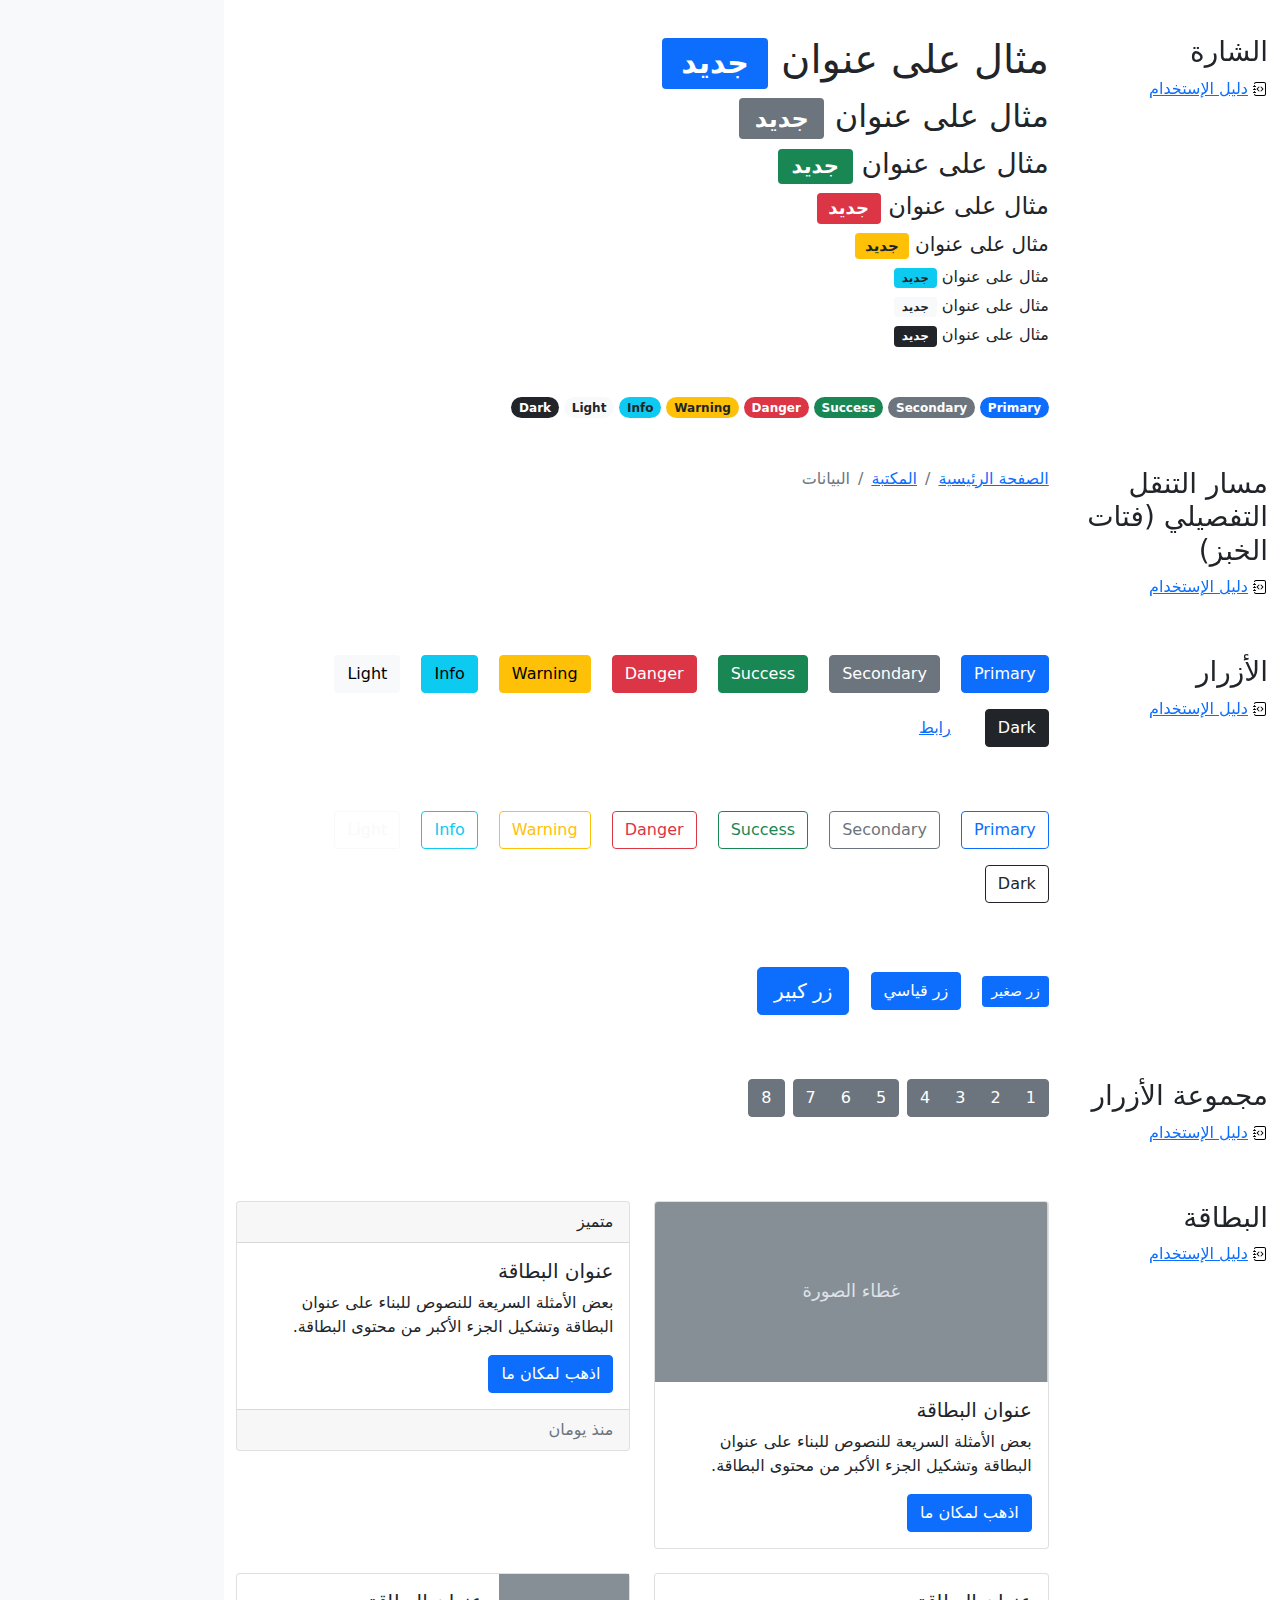
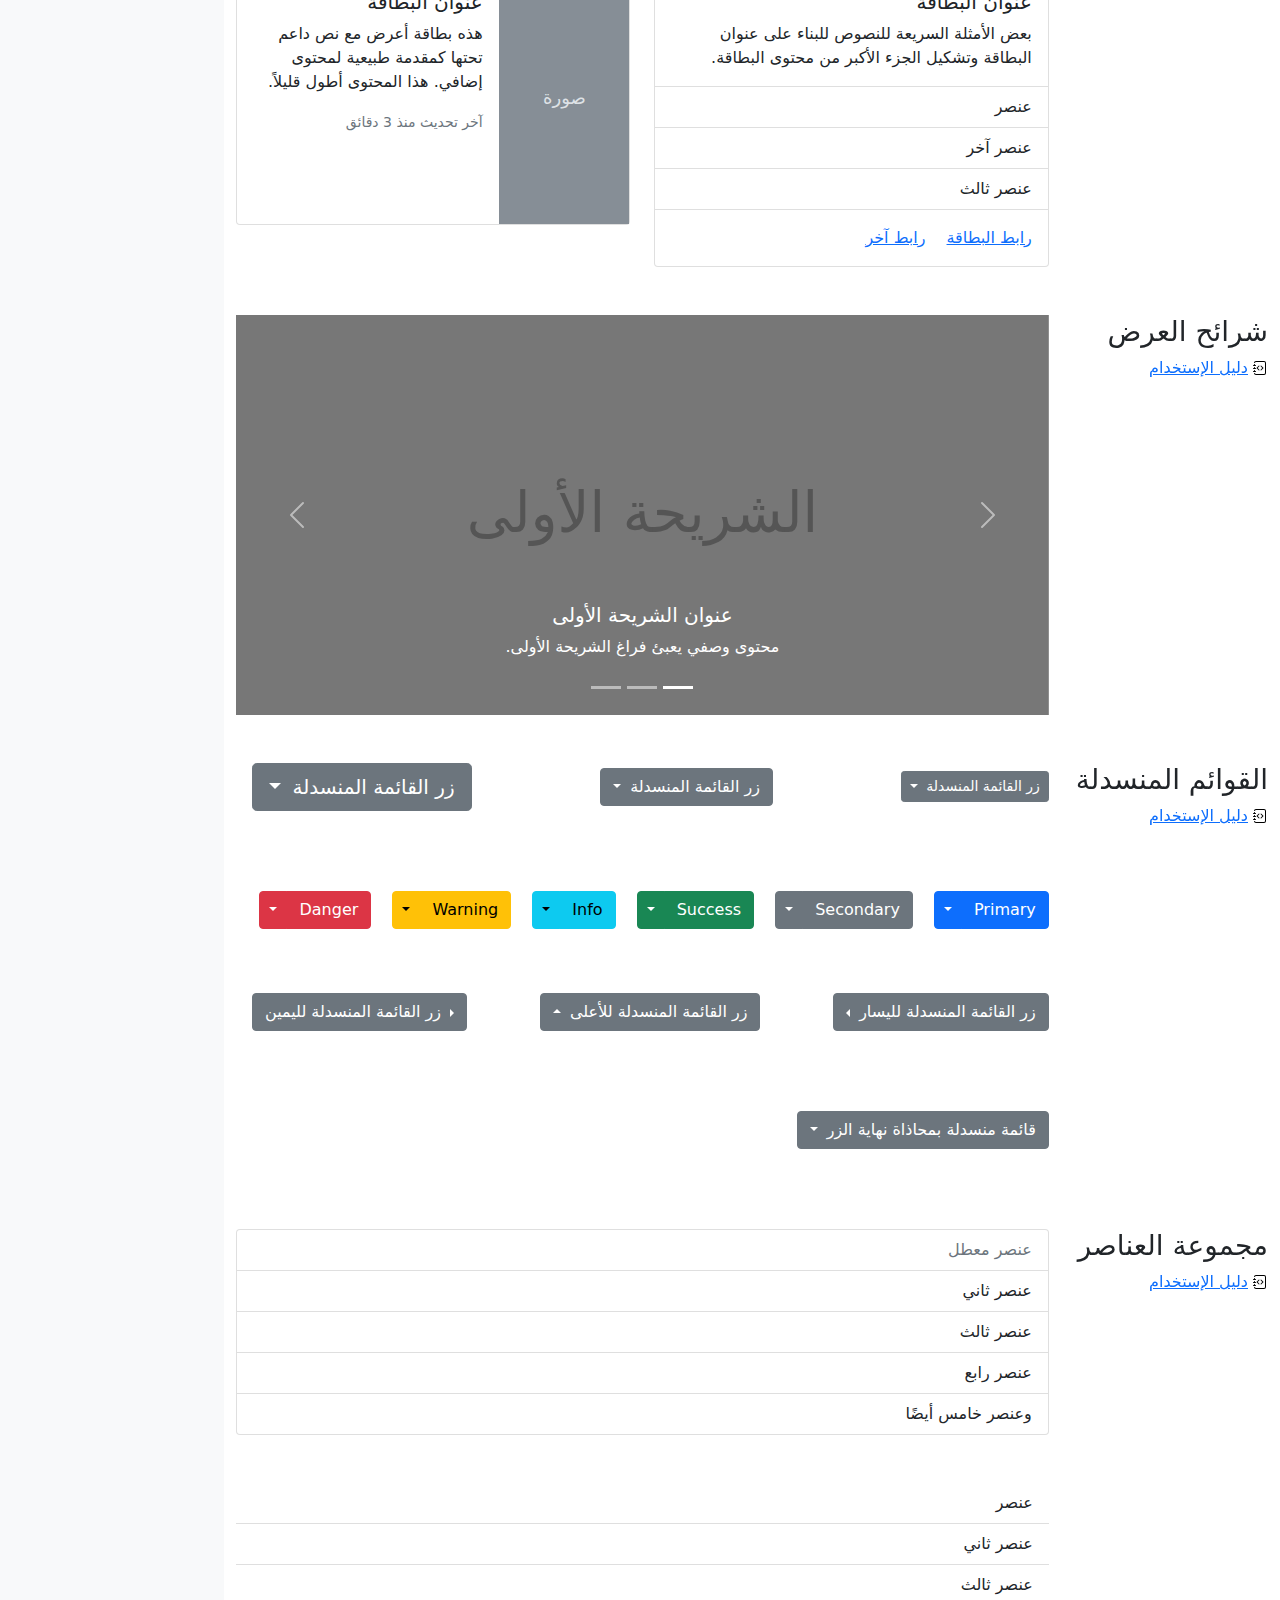
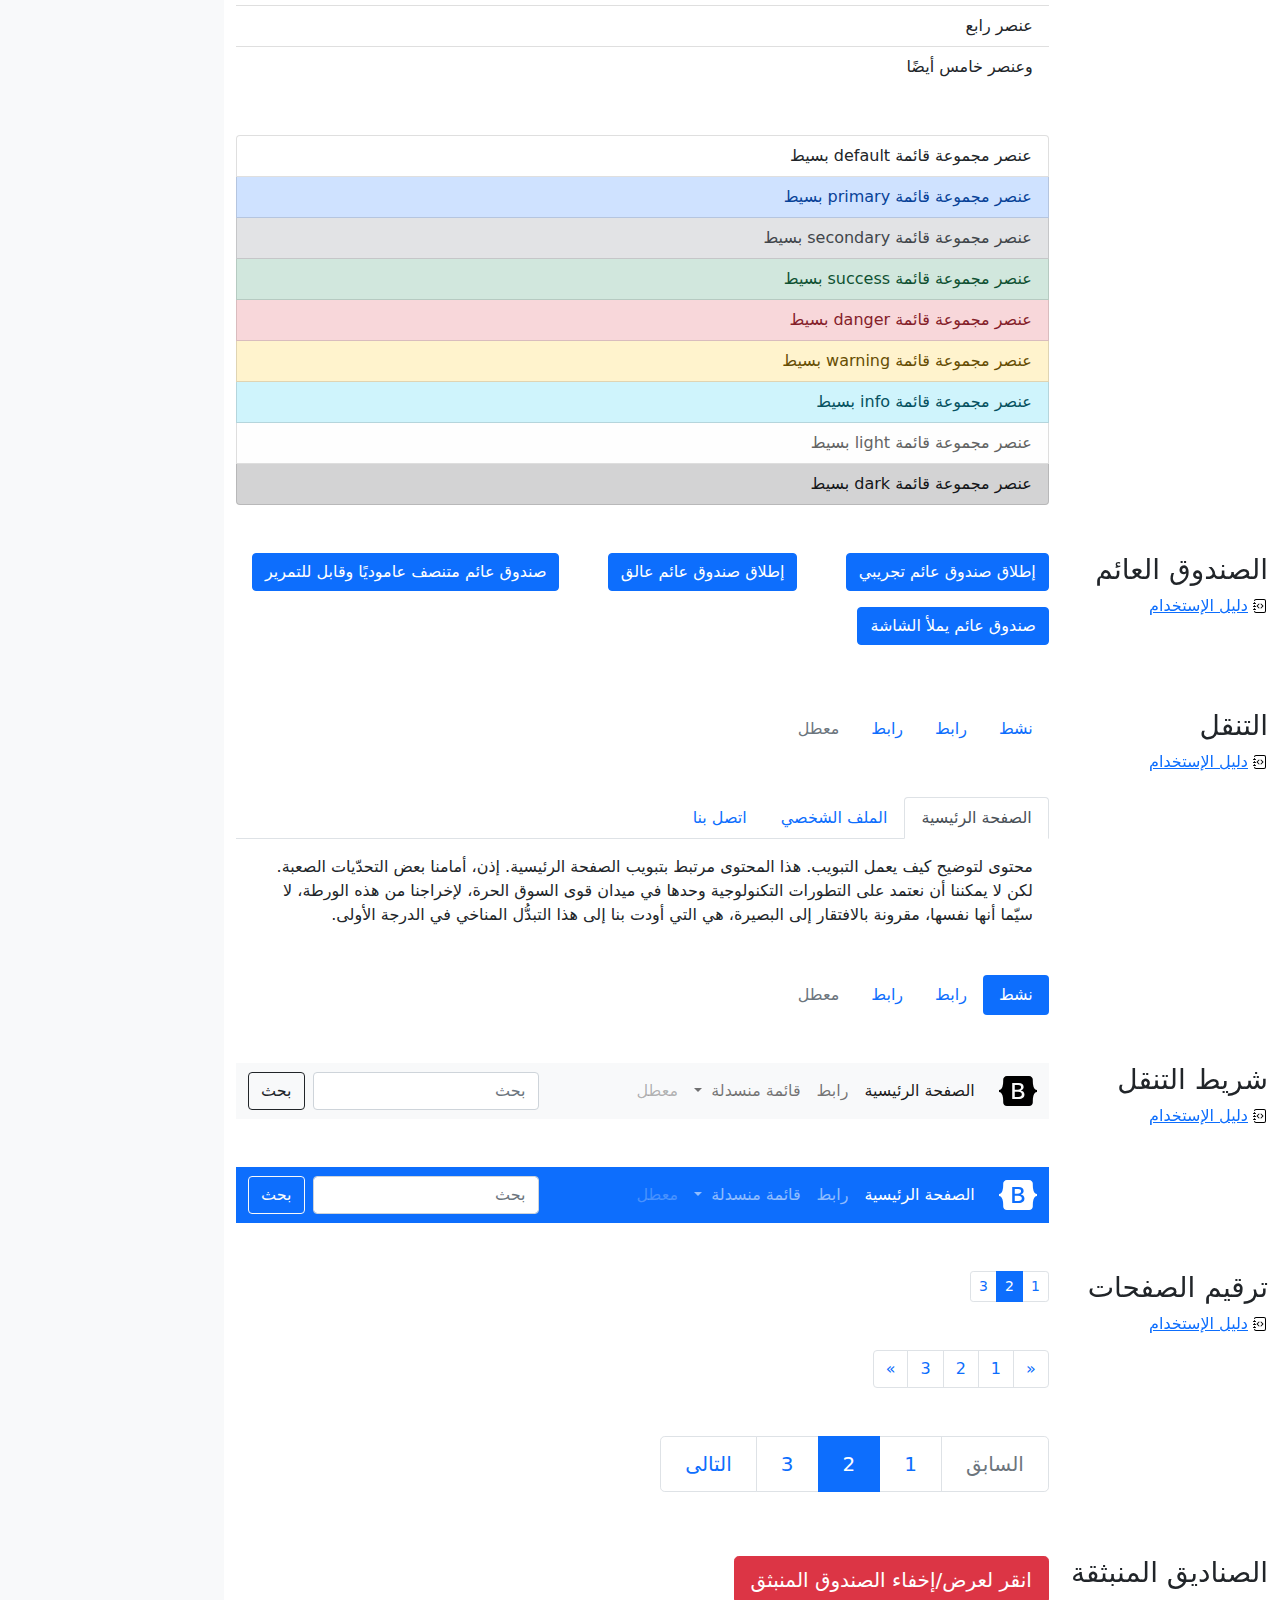
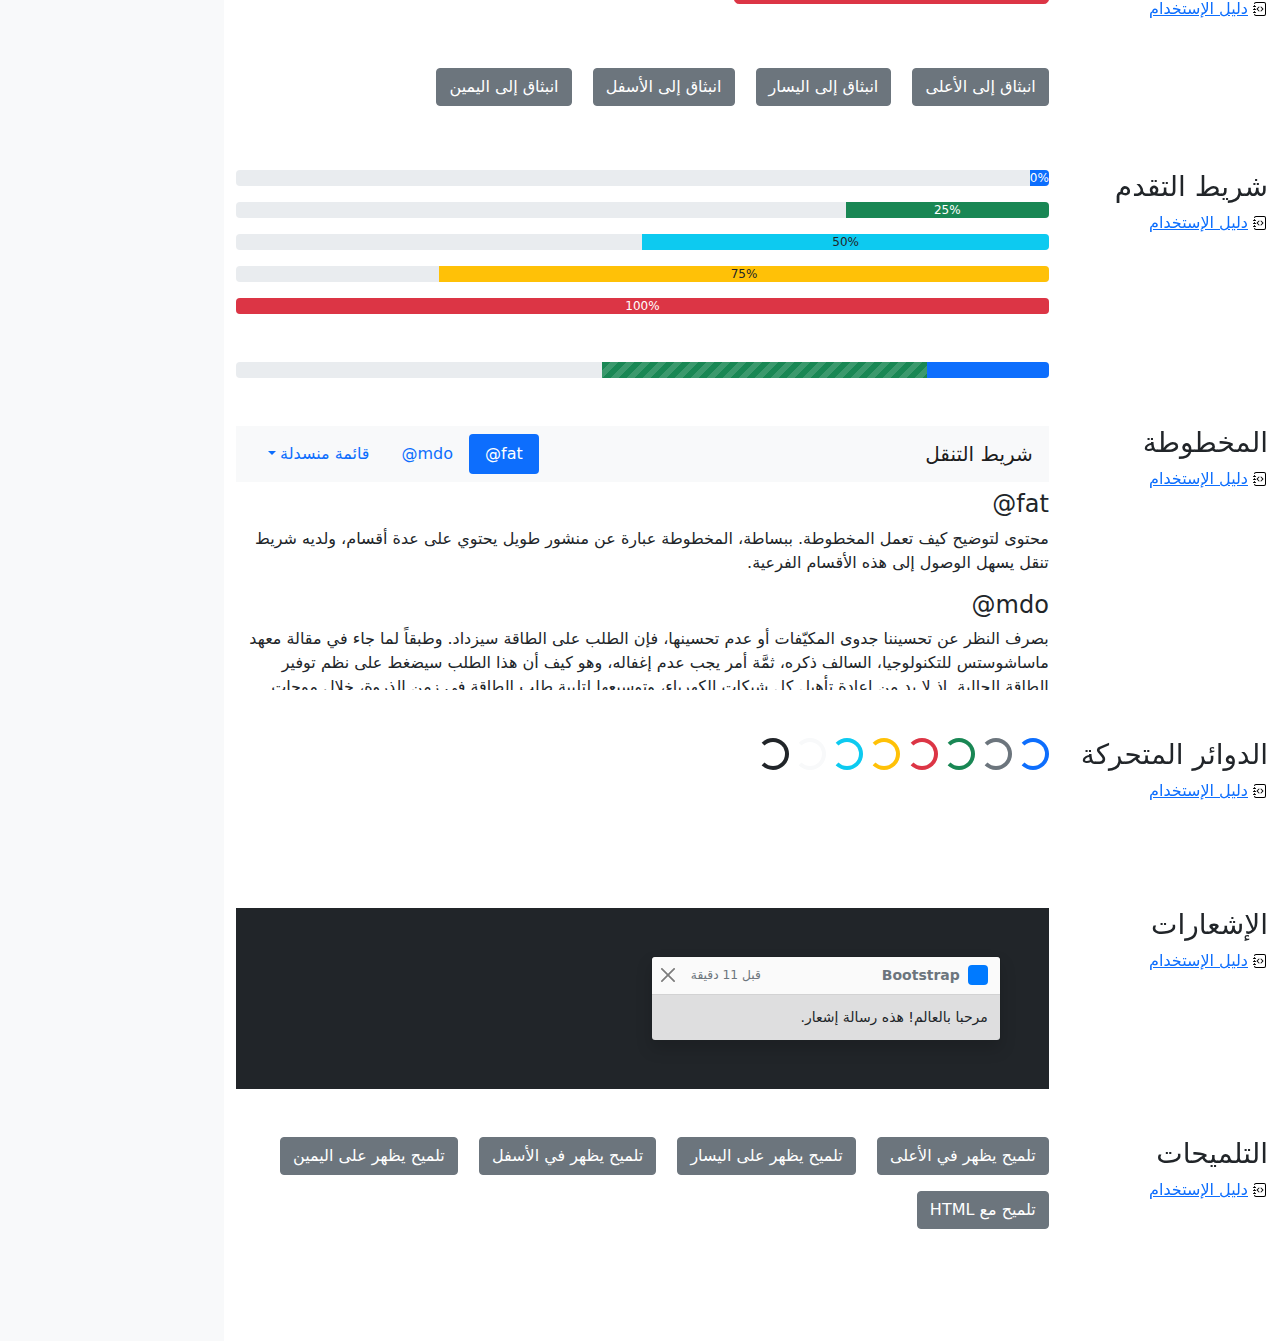
<file: bootstrap-5.1.3-examples/bootstrap-5.1.3-examples/cheatsheet-rtl/index.html>
<!doctype html>
<html lang="ar" dir="rtl">
  <head>
    <meta charset="utf-8">
    <meta name="viewport" content="width=device-width, initial-scale=1">
    <meta name="description" content="">
    <meta name="author" content="Mark Otto, Jacob Thornton, and Bootstrap contributors">
    <meta name="generator" content="Hugo 0.88.1">
    <title>ورقة الغش · Bootstrap v5.1</title>

    <link rel="canonical" href="https://getbootstrap.com/docs/5.1/examples/cheatsheet-rtl/">

    

    <!-- Bootstrap core CSS -->
<link href="../assets/dist/css/bootstrap.rtl.min.css" rel="stylesheet">

    <style>
      .bd-placeholder-img {
        font-size: 1.125rem;
        text-anchor: middle;
        -webkit-user-select: none;
        -moz-user-select: none;
        user-select: none;
      }

      @media (min-width: 768px) {
        .bd-placeholder-img-lg {
          font-size: 3.5rem;
        }
      }
    </style>

    
    <!-- Custom styles for this template -->
    <link href="../cheatsheet/cheatsheet.rtl.css" rel="stylesheet">
  </head>
  <body class="bg-light">
    
<header class="bd-header bg-dark py-3 d-flex align-items-stretch border-bottom border-dark">
  <div class="container-fluid d-flex align-items-center">
    <h1 class="d-flex align-items-center fs-4 text-white mb-0">
      <img src="../assets/brand/bootstrap-logo-white.svg" width="38" height="30" class="me-3" alt="Bootstrap">
      ورقة الغش
    </h1>
    <a href="../examples/cheatsheet/" class="ms-auto link-light" hreflang="en">جدول بيانات LTR</a>
  </div>
</header>
<aside class="bd-aside sticky-xl-top text-muted align-self-start mb-3 mb-xl-5 px-2">
  <h2 class="h6 pt-4 pb-3 mb-4 border-bottom">على هذه الصفحة</h2>
  <nav class="small" id="toc">
    <ul class="list-unstyled">
      <li class="my-2">
        <button class="btn d-inline-flex align-items-center collapsed" data-bs-toggle="collapse" aria-expanded="false" data-bs-target="#contents-collapse" aria-controls="contents-collapse">المحتوى</button>
        <ul class="list-unstyled ps-3 collapse" id="contents-collapse">
          <li><a class="d-inline-flex align-items-center rounded" href="#typography">النصوص</a></li>
          <li><a class="d-inline-flex align-items-center rounded" href="#images">الصور</a></li>
          <li><a class="d-inline-flex align-items-center rounded" href="#tables">الجداول</a></li>
          <li><a class="d-inline-flex align-items-center rounded" href="#figures">النماذج البيانية</a></li>
        </ul>
      </li>
      <li class="my-2">
        <button class="btn d-inline-flex align-items-center collapsed" data-bs-toggle="collapse" aria-expanded="false" data-bs-target="#forms-collapse" aria-controls="forms-collapse">النماذج</button>
        <ul class="list-unstyled ps-3 collapse" id="forms-collapse">
          <li><a class="d-inline-flex align-items-center rounded" href="#overview">نظرة عامة</a></li>
          <li><a class="d-inline-flex align-items-center rounded" href="#disabled-forms">الحقول المعطلة</a></li>
          <li><a class="d-inline-flex align-items-center rounded" href="#sizing">الأحجام</a></li>
          <li><a class="d-inline-flex align-items-center rounded" href="#input-group">مجموعة الإدخال</a></li>
          <li><a class="d-inline-flex align-items-center rounded" href="#floating-labels">الحقول ذوي العناوين العائمة</a></li>
          <li><a class="d-inline-flex align-items-center rounded" href="#validation">التحقق</a></li>
        </ul>
      </li>
      <li class="my-2">
        <button class="btn d-inline-flex align-items-center collapsed" data-bs-toggle="collapse" aria-expanded="false" data-bs-target="#components-collapse" aria-controls="components-collapse">مكونات</button>
        <ul class="list-unstyled ps-3 collapse" id="components-collapse">
          <li><a class="d-inline-flex align-items-center rounded" href="#accordion">المطوية</a></li>
          <li><a class="d-inline-flex align-items-center rounded" href="#alerts">الإنذارات</a></li>
          <li><a class="d-inline-flex align-items-center rounded" href="#badge">الشارة</a></li>
          <li><a class="d-inline-flex align-items-center rounded" href="#breadcrumb">مسار التنقل التفصيلي</a></li>
          <li><a class="d-inline-flex align-items-center rounded" href="#buttons">الأزرار</a></li>
          <li><a class="d-inline-flex align-items-center rounded" href="#button-group">مجموعة الأزرار</a></li>
          <li><a class="d-inline-flex align-items-center rounded" href="#card">البطاقة</a></li>
          <li><a class="d-inline-flex align-items-center rounded" href="#carousel">شرائح العرض</a></li>
          <li><a class="d-inline-flex align-items-center rounded" href="#dropdowns">القوائم المنسدلة</a></li>
          <li><a class="d-inline-flex align-items-center rounded" href="#list-group">مجموعة العناصر</a></li>
          <li><a class="d-inline-flex align-items-center rounded" href="#modal">الصندوق العائم</a></li>
          <li><a class="d-inline-flex align-items-center rounded" href="#navs">التنقل</a></li>
          <li><a class="d-inline-flex align-items-center rounded" href="#navbar">شريط التنقل</a></li>
          <li><a class="d-inline-flex align-items-center rounded" href="#pagination">ترقيم الصفحات</a></li>
          <li><a class="d-inline-flex align-items-center rounded" href="#popovers">الصناديق المنبثقة</a></li>
          <li><a class="d-inline-flex align-items-center rounded" href="#progress">شريط التقدم</a></li>
          <li><a class="d-inline-flex align-items-center rounded" href="#scrollspy">المخطوطة</a></li>
          <li><a class="d-inline-flex align-items-center rounded" href="#spinners">الدوائر المتحركة</a></li>
          <li><a class="d-inline-flex align-items-center rounded" href="#toasts">الإشعارات</a></li>
          <li><a class="d-inline-flex align-items-center rounded" href="#tooltips">التلميحات</a></li>
        </ul>
      </li>
    </ul>
  </nav>
</aside>
<div class="bd-cheatsheet container-fluid bg-body">
  <section id="content">
    <h2 class="sticky-xl-top fw-bold pt-3 pt-xl-5 pb-2 pb-xl-3">المحتوى</h2>

    <article class="my-3" id="typography">
      <div class="bd-heading sticky-xl-top align-self-start mt-5 mb-3 mt-xl-0 mb-xl-2">
        <h3>النصوص</h3>
        <a class="d-flex align-items-center" hreflang="en" href="../content/typography/">دليل الإستخدام</a>
      </div>

      <div>
        <div class="bd-example">
        <p class="display-1">العرض 1</p>
        <p class="display-2">العرض 2</p>
        <p class="display-3">العرض 3</p>
        <p class="display-4">العرض 4</p>
        <p class="display-5">العرض 5</p>
        <p class="display-6">العرض 6</p>
        </div>

        <div class="bd-example">
        <p class="h1">عنوان 1</p>
        <p class="h2">عنوان 2</p>
        <p class="h3">عنوان 3</p>
        <p class="h4">عنوان 4</p>
        <p class="h5">عنوان 5</p>
        <p class="h6">عنوان 6</p>
        </div>

        <div class="bd-example">
        <p class="lead">
          هذه قطعة إملائية متميزة، فهي مصممة لتكون بارزة من بين القطع الإملائية الأخرى.
        </p>
        </div>

        <div class="bd-example">
        <p>يمكنك استخدام تصنيف mark <mark>لتحديد</mark> نص.</p>
        <p><del>من المفترض أن يتم التعامل مع هذا السطر كنص محذوف.</del></p>
        <p><s>من المفترض أن يتم التعامل مع هذا السطر على أنه لم يعد دقيقًا.</s></p>
        <p><ins>من المفترض أن يتم التعامل مع هذا السطر كإضافة إلى المستند.</ins></p>
        <p><u>سيتم عرض النص في هذا السطر كما وتحته خط.</u></p>
        <p><small>من المفترض أن يتم التعامل مع هذا السطر على أنه يحوي تفاصيل صغيرة.</small></p>
        <p><strong>هذا السطر يحوي نص عريض.</strong></p>
        <p><em>هذا السطر يحوي نص مائل.</em></p>
        </div>

        <div class="bd-example">
        <blockquote class="blockquote">
          <p>إقتباس مبهر، موضوع في عنصر blockquote</p>
          <footer class="blockquote-footer">شخص مشهور في <cite title= "عنوان المصدر"> عنوان المصدر </cite></footer>
        </blockquote>
        </div>

        <div class="bd-example">
        <ul class="list-unstyled">
          <li>هذه قائمة عناصر.</li>
          <li>بالرغم من أنها مصممة كي لا تظهر كذلك.</li>
          <li>إلا أنها مجهزة كـ قائمة خلف الكواليس</li>
          <li>هذا التصميم ينطبق فقد على القائمة الرئيسية</li>
          <li>القوائم الفرعية
            <ul>
              <li>لا تتأثر بهذا التصميم</li>
              <li>فهي تظهر عليها علامات الترقيم</li>
              <li>وتحتوي على مساحة فارغة بجوارها</li>
            </ul>
          </li>
          <li>قد يكون هذا التصميم مفيدًا في بعض الأحيان.</li>
        </ul>
        </div>

        <div class="bd-example">
        <ul class="list-inline">
          <li class="list-inline-item">هذا عنصر في قائمة.</li>
          <li class="list-inline-item">وهذا أيضًا.</li>
          <li class="list-inline-item">لكنهم يظهرون متجاورين.</li>
        </ul>
        </div>
      </div>
    </article>
    <article class="my-3" id="images">
      <div class="bd-heading sticky-xl-top align-self-start mt-5 mb-3 mt-xl-0 mb-xl-2">
        <h3>الصور</h3>
        <a class="d-flex align-items-center" hreflang="en" href="../content/images/">دليل الإستخدام</a>
      </div>

      <div>
        <div class="bd-example">
        <svg class="bd-placeholder-img bd-placeholder-img-lg img-fluid" width="100%" height="250" xmlns="http://www.w3.org/2000/svg" role="img" aria-label="Placeholder: صورة مستجيبة" preserveAspectRatio="xMidYMid slice" focusable="false"><title>Placeholder</title><rect width="100%" height="100%" fill="#868e96"/><text x="50%" y="50%" fill="#dee2e6" dy=".3em">صورة مستجيبة</text></svg>

        </div>

        <div class="bd-example">
        <svg class="bd-placeholder-img img-thumbnail" width="200" height="200" xmlns="http://www.w3.org/2000/svg" role="img" aria-label="صورة عنصر نائب مربع عام مع حدود بيضاء حولها ، مما يجعلها تشبه صورة تم التقاطها بكاميرا فورية قديمة: 200x200" preserveAspectRatio="xMidYMid slice" focusable="false"><title>صورة عنصر نائب مربع عام مع حدود بيضاء حولها ، مما يجعلها تشبه صورة تم التقاطها بكاميرا فورية قديمة</title><rect width="100%" height="100%" fill="#868e96"/><text x="50%" y="50%" fill="#dee2e6" dy=".3em">200x200</text></svg>

        </div>
      </div>
    </article>
    <article class="my-3" id="tables">
      <div class="bd-heading sticky-xl-top align-self-start mt-5 mb-3 mt-xl-0 mb-xl-2">
        <h3>الجداول</h3>
        <a class="d-flex align-items-center" hreflang="en" href="../content/tables/">دليل الإستخدام</a>
      </div>

      <div>
        <div class="bd-example">
        <table class="table table-striped">
          <thead>
          <tr>
            <th scope="col">#</th>
            <th scope="col">الاسم الاول</th>
            <th scope="col">الكنية</th>
            <th scope="col">الاسم المستعار</th>
          </tr>
          </thead>
          <tbody>
          <tr>
            <th scope="row">1</th>
            <td>Mark</td>
            <td>Otto</td>
            <td><bdo lang="en" dir="ltr">@mdo</bdo></td>
          </tr>
          <tr>
            <th scope="row">2</th>
            <td>Jacob</td>
            <td>Thornton</td>
            <td><bdo lang="en" dir="ltr">@fat</bdo></td>
          </tr>
          <tr>
            <th scope="row">3</th>
            <td colspan="2">Larry the Bird</td>
            <td><bdo lang="en" dir="ltr">@twitter</bdo></td>
          </tr>
          </tbody>
        </table>
        </div>

        <div class="bd-example">
        <table class="table table-dark table-borderless">
          <thead>
          <tr>
            <th scope="col">#</th>
            <th scope="col">الاسم الاول</th>
            <th scope="col">الكنية</th>
            <th scope="col">الاسم المستعار</th>
          </tr>
          </thead>
          <tbody>
          <tr>
            <th scope="row">1</th>
            <td>Mark</td>
            <td>Otto</td>
            <td><bdo lang="en" dir="ltr">@mdo</bdo></td>
          </tr>
          <tr>
            <th scope="row">2</th>
            <td>Jacob</td>
            <td>Thornton</td>
            <td><bdo lang="en" dir="ltr">@fat</bdo></td>
          </tr>
          <tr>
            <th scope="row">3</th>
            <td colspan="2">Larry the Bird</td>
            <td><bdo lang="en" dir="ltr">@twitter</bdo></td>
          </tr>
          </tbody>
        </table>
        </div>

        <div class="bd-example">
        <table class="table table-hover">
          <thead>
          <tr>
            <th scope="col">Class</th>
            <th scope="col">عنوان</th>
            <th scope="col">عنوان</th>
          </tr>
          </thead>
          <tbody>
          <tr>
            <th scope="row">Default</th>
            <td>خلية</td>
            <td>خلية</td>
          </tr>
          
          <tr class="table-primary">
            <th scope="row">Primary</th>
            <td>خلية</td>
            <td>خلية</td>
          </tr>
          <tr class="table-secondary">
            <th scope="row">Secondary</th>
            <td>خلية</td>
            <td>خلية</td>
          </tr>
          <tr class="table-success">
            <th scope="row">Success</th>
            <td>خلية</td>
            <td>خلية</td>
          </tr>
          <tr class="table-danger">
            <th scope="row">Danger</th>
            <td>خلية</td>
            <td>خلية</td>
          </tr>
          <tr class="table-warning">
            <th scope="row">Warning</th>
            <td>خلية</td>
            <td>خلية</td>
          </tr>
          <tr class="table-info">
            <th scope="row">Info</th>
            <td>خلية</td>
            <td>خلية</td>
          </tr>
          <tr class="table-light">
            <th scope="row">Light</th>
            <td>خلية</td>
            <td>خلية</td>
          </tr>
          <tr class="table-dark">
            <th scope="row">Dark</th>
            <td>خلية</td>
            <td>خلية</td>
          </tr>
          </tbody>
        </table>
        </div>

        <div class="bd-example">
        <table class="table table-sm table-bordered">
          <thead>
          <tr>
            <th scope="col">#</th>
            <th scope="col">الاسم الاول</th>
            <th scope="col">الكنية</th>
            <th scope="col">الاسم المستعار</th>
          </tr>
          </thead>
          <tbody>
          <tr>
            <th scope="row">1</th>
            <td>Mark</td>
            <td>Otto</td>
            <td><bdo lang="en" dir="ltr">@mdo</bdo></td>
          </tr>
          <tr>
            <th scope="row">2</th>
            <td>Jacob</td>
            <td>Thornton</td>
            <td><bdo lang="en" dir="ltr">@fat</bdo></td>
          </tr>
          <tr>
            <th scope="row">3</th>
            <td colspan="2">Larry the Bird</td>
            <td><bdo lang="en" dir="ltr">@twitter</bdo></td>
          </tr>
          </tbody>
        </table>
        </div>
      </div>
    </article>
    <article class="my-3" id="figures">
      <div class="bd-heading sticky-xl-top align-self-start mt-5 mb-3 mt-xl-0 mb-xl-2">
        <h3>النماذج البيانية</h3>
        <a class="d-flex align-items-center" hreflang="en" href="../content/figures/">دليل الإستخدام</a>
      </div>

      <div>
        <div class="bd-example">
        <figure class="figure">
          <svg class="bd-placeholder-img figure-img img-fluid rounded" width="400" height="300" xmlns="http://www.w3.org/2000/svg" role="img" aria-label="Placeholder: 400x300" preserveAspectRatio="xMidYMid slice" focusable="false"><title>Placeholder</title><rect width="100%" height="100%" fill="#868e96"/><text x="50%" y="50%" fill="#dee2e6" dy=".3em">400x300</text></svg>

          <figcaption class="figure-caption">شرح للصورة أعلاه.</figcaption>
        </figure>
        </div>
      </div>
    </article>
  </section>

  <section id="forms">
    <h2 class="sticky-xl-top fw-bold pt-3 pt-xl-5 pb-2 pb-xl-3">النماذج</h2>

    <article class="my-3" id="overview">
      <div class="bd-heading sticky-xl-top align-self-start mt-5 mb-3 mt-xl-0 mb-xl-2">
        <h3>نظرة عامة</h3>
        <a class="d-flex align-items-center" hreflang="en" href="../forms/overview/">دليل الإستخدام</a>
      </div>

      <div>
        <div class="bd-example">
        <form>
          <div class="mb-3">
            <label for="exampleInputEmail1" class="form-label">البريد الإلكتروني</label>
            <input type="email" class="form-control" id="exampleInputEmail1" aria-describedby="emailHelp">
            <div id="emailHelp" class="form-text">لن نقوم بمشاركة بريدك الإلكتروني مع أي شخص آخر.</div>
          </div>
          <div class="mb-3">
            <label for="exampleInputPassword1" class="form-label">كلمة السر</label>
            <input type="password" class="form-control" id="exampleInputPassword1">
          </div>
          <div class="mb-3 form-check">
            <input type="checkbox" class="form-check-input" id="exampleCheck1">
            <label class="form-check-label" for="exampleCheck1">اخترني</label>
          </div>
          <fieldset class="mb-3">
            <legend>أزرار الاختيار الأحادي</legend>
            <div class="form-check">
              <input type="radio" name="radios" class="form-check-input" id="exampleRadio1" checked>
              <label class="form-check-label" for="exampleRadio1">الخيار الافتراضي</label>
            </div>
            <div class="mb-3 form-check">
              <input type="radio" name="radios" class="form-check-input" id="exampleRadio2">
              <label class="form-check-label" for="exampleRadio2">خيار آخر</label>
            </div>
          </fieldset>
          <div class="mb-3">
            <label class="form-label" for="customFile">رفع</label>
            <input type="file" class="form-control" id="customFile">
          </div>
          <div class="mb-3 form-check form-switch">
            <input class="form-check-input" type="checkbox" role="switch" id="flexSwitchCheckChecked" checked>
            <label class="form-check-label" for="flexSwitchCheckChecked">زر على شكل مفتاح اختيار.</label>
          </div>
          <div class="mb-3">
            <label for="customRange3" class="form-label">مثال على حقل اختيار نطاقي</label>
            <input type="range" class="form-range" min="0" max="5" step="0.5" id="customRange3">
          </div>
          <button type="submit" class="btn btn-primary">إرسال</button>
        </form>
        </div>
      </div>
    </article>
    <article class="my-3" id="disabled-forms">
      <div class="bd-heading sticky-xl-top align-self-start mt-5 mb-3 mt-xl-0 mb-xl-2">
        <h3>الحقول المعطلة</h3>
        <a class="d-flex align-items-center" hreflang="en" href="../forms/overview/#disabled-forms">دليل الإستخدام</a>
      </div>

      <div>
        <div class="bd-example">
        <form>
          <fieldset disabled aria-label="مثال على مجموعة الحقول المعطلة">
            <div class="mb-3">
              <label for="disabledTextInput" class="form-label">حقل إدخال معطل</label>
              <input type="text" id="disabledTextInput" class="form-control" placeholder="حقل إدخال معطل">
            </div>
            <div class="mb-3">
              <label for="disabledSelect" class="form-label">قائمة اختيار معطلة</label>
              <select id="disabledSelect" class="form-select">
                <option>خيار معطل</option>
              </select>
            </div>
            <div class="mb-3">
              <div class="form-check">
                <input class="form-check-input" type="checkbox" id="disabledFieldsetCheck" disabled>
                <label class="form-check-label" for="disabledFieldsetCheck">
                  زر اختيار معطل
                </label>
              </div>
            </div>
            <fieldset class="mb-3">
              <legend>أزرار اختيار أحادي معطلين</legend>
              <div class="form-check">
                <input type="radio" name="radios" class="form-check-input" id="disabledRadio1" disabled>
                <label class="form-check-label" for="disabledRadio1">خيار معطل</label>
              </div>
              <div class="mb-3 form-check">
                <input type="radio" name="radios" class="form-check-input" id="disabledRadio2" disabled>
                <label class="form-check-label" for="disabledRadio2">خيار آخر معطل</label>
              </div>
            </fieldset>
            <div class="mb-3">
              <label class="form-label" for="disabledCustomFile">رفع معطل</label>
              <input type="file" class="form-control" id="disabledCustomFile" disabled>
            </div>
            <div class="mb-3 form-check form-switch">
              <input class="form-check-input" type="checkbox" role="switch" id="disabledSwitchCheckChecked" checked disabled>
              <label class="form-check-label" for="disabledSwitchCheckChecked">زر معطل على شكل مفتاح اختيار.</label>
            </div>
            <div class="mb-3">
              <label for="disabledRange" class="form-label">حقل اختيار نطاقي معطل</label>
              <input type="range" class="form-range" min="0" max="5" step="0.5" id="disabledRange">
            </div>
            <button type="submit" class="btn btn-primary">إرسال</button>
          </fieldset>
        </form>
        </div>
      </div>
    </article>
    <article class="my-3" id="sizing">
      <div class="bd-heading sticky-xl-top align-self-start mt-5 mb-3 mt-xl-0 mb-xl-2">
        <h3>الأحجام</h3>
        <a class="d-flex align-items-center" hreflang="en" href="../forms/form-control/#sizing">دليل الإستخدام</a>
      </div>

      <div>
        <div class="bd-example">
        <div class="mb-3">
          <input class="form-control form-control-lg" type="text" placeholder="حقل إدخال كبير" aria-label=".form-control-lg مثال">
        </div>
        <div class="mb-3">
          <select class="form-select form-select-lg mb-3" aria-label=".form-select-lg مثال">
            <option selected>افتح قائمة الاختيار هذه</option>
            <option value="1">واحد</option>
            <option value="2">اثنان</option>
            <option value="3">ثلاثة</option>
          </select>
        </div>
        <div class="mb-3">
          <input type="file" class="form-control form-control-lg" aria-label="مثال على إدخال ملف كبير">
        </div>
        </div>

        <div class="bd-example">
        <div class="mb-3">
          <input class="form-control form-control-sm" type="text" placeholder="حقل إدخال صغير" aria-label=".form-control-sm مثال">
        </div>
        <div class="mb-3">
          <select class="form-select form-select-sm" aria-label=".form-select-sm مثال">
            <option selected>افتح قائمة الاختيار هذه</option>
            <option value="1">واحد</option>
            <option value="2">اثنان</option>
            <option value="3">ثلاثة</option>
          </select>
        </div>
        <div class="mb-3">
          <input type="file" class="form-control form-control-sm" aria-label="مثال على إدخال ملف صغير">
        </div>
        </div>
      </div>
    </article>
    <article class="my-3" id="input-group">
      <div class="bd-heading sticky-xl-top align-self-start mt-5 mb-3 mt-xl-0 mb-xl-2">
        <h3>مجموعة الإدخال</h3>
        <a class="d-flex align-items-center" hreflang="en" href="../forms/input-group/">دليل الإستخدام</a>
      </div>

      <div>
        <div class="bd-example">
        <div class="input-group mb-3">
          <span class="input-group-text" id="basic-addon1">أنا اسمي</span>
          <input type="text" class="form-control" placeholder="فلان الفلاني" aria-label="الاسم" aria-describedby="basic-addon1">
        </div>
        <div class="input-group mb-3">
          <input type="text" class="form-control" placeholder="أنا أحب الكعك والقهوة" aria-label="الطعام المفضل" aria-describedby="basic-addon2">
          <span class="input-group-text" id="basic-addon2">وغيرها</span>
        </div>
        <label for="basic-url" class="form-label">عنوان حسابك الشخصي</label>
        <div class="input-group mb-3">
          <input type="text" class="form-control" id="basic-url" aria-describedby="basic-addon3">
          <span class="input-group-text" id="basic-addon3"><bdo lang="en" dir="ltr">https://example.com/users/</bdo></span>
        </div>
        <div class="input-group mb-3">
          <span class="input-group-text"><bdo lang="en" dir="ltr">.00</bdo></span>
          <input type="text" class="form-control" aria-label="المبلغ (لأقرب دولار)">
          <span class="input-group-text">$</span>
        </div>
        <div class="input-group">
          <span class="input-group-text">مع textarea</span>
          <textarea class="form-control" aria-label="مع textarea"></textarea>
        </div>
        </div>
      </div>
    </article>
    <article class="my-3" id="floating-labels">
      <div class="bd-heading sticky-xl-top align-self-start mt-5 mb-3 mt-xl-0 mb-xl-2">
        <h3>الحقول ذوي العناوين العائمة</h3>
        <a class="d-flex align-items-center" href="../forms/floating-labels/">دليل الإستخدام</a>
      </div>

      <div>
        <div class="bd-example">
        <form>
          <div class="form-floating mb-3">
            <input type="email" class="form-control" id="floatingInput" placeholder="name@example.com">
            <label for="floatingInput">البريد الالكتروني</label>
          </div>
          <div class="form-floating">
            <input type="password" class="form-control" id="floatingPassword" placeholder="كلمة السر">
            <label for="floatingPassword">كلمة السر</label>
          </div>
        </form>
        </div>
      </div>
    </article>
    <article class="my-3" id="validation">
      <div class="bd-heading sticky-xl-top align-self-start mt-5 mb-3 mt-xl-0 mb-xl-2">
        <h3>التحقق</h3>
        <a class="d-flex align-items-center" hreflang="en" href="../forms/validation/">دليل الإستخدام</a>
      </div>

      <div>
        <div class="bd-example">
        <form class="row g-3">
          <div class="col-md-4">
            <label for="validationServer01" class="form-label">الاسم الاول</label>
            <input type="text" class="form-control is-valid" id="validationServer01" value="Mark" required>
            <div class="valid-feedback">
              يبدو صحيحًا!
            </div>
          </div>
          <div class="col-md-4">
            <label for="validationServer02" class="form-label">الكنية</label>
            <input type="text" class="form-control is-valid" id="validationServer02" value="Otto" required>
            <div class="valid-feedback">
              يبدو صحيحًا!
            </div>
          </div>
          <div class="col-md-4">
            <label for="validationServerUsername" class="form-label">اسم المستخدم</label>
            <div class="input-group has-validation">
              <input type="text" class="form-control is-invalid" id="validationServerUsername" aria-describedby="inputGroupPrepend3" required>
              <span class="input-group-text" id="inputGroupPrepend3">@</span>
              <div class="invalid-feedback">
                يرجى اختيار اسم مستخدم.
              </div>
            </div>
          </div>
          <div class="col-md-6">
            <label for="validationServer03" class="form-label">مدينة</label>
            <input type="text" class="form-control is-invalid" id="validationServer03" required>
            <div class="invalid-feedback">
              يرجى إدخال مدينة صحيحة.
            </div>
          </div>
          <div class="col-md-3">
            <label for="validationServer04" class="form-label">حالة</label>
            <select class="form-select is-invalid" id="validationServer04" required>
              <option selected disabled value="">اختر...</option>
              <option>...</option>
            </select>
            <div class="invalid-feedback">
              يرجى اختيار ولاية صحيحة.
            </div>
          </div>
          <div class="col-md-3">
            <label for="validationServer05" class="form-label">الرمز البريدي</label>
            <input type="text" class="form-control is-invalid" id="validationServer05" required>
            <div class="invalid-feedback">
              يرجى إدخال رمز بريدي صحيح.
            </div>
          </div>
          <div class="col-12">
            <div class="form-check">
              <input class="form-check-input is-invalid" type="checkbox" value="" id="invalidCheck3" required>
              <label class="form-check-label" for="invalidCheck3">
                أوافق على الشروط والأحكام
              </label>
              <div class="invalid-feedback">
                تجب الموافقة قبل إرسال النموذج.
              </div>
            </div>
          </div>
          <div class="col-12">
            <button class="btn btn-primary" type="submit">إرسال النموذج</button>
          </div>
        </form>
        </div>
      </div>
    </article>
  </section>

  <section id="components">
    <h2 class="sticky-xl-top fw-bold pt-3 pt-xl-5 pb-2 pb-xl-3">العناصر</h2>

    <article class="my-3" id="accordion">
      <div class="bd-heading sticky-xl-top align-self-start mt-5 mb-3 mt-xl-0 mb-xl-2">
        <h3>المطوية</h3>
        <a class="d-flex align-items-center" hreflang="en" href="../components/accordion/">دليل الإستخدام</a>
      </div>

      <div>
        <div class="bd-example">
        <div class="accordion" id="accordionExample">
          <div class="accordion-item">
            <h4 class="accordion-header" id="headingOne">
              <button class="accordion-button" type="button" data-bs-toggle="collapse" data-bs-target="#collapseOne" aria-expanded="true" aria-controls="collapseOne">
                عنصر المطوية الأول
              </button>
            </h4>
            <div id="collapseOne" class="accordion-collapse collapse show" aria-labelledby="headingOne" data-bs-parent="#accordionExample">
              <div class="accordion-body">
                <strong>هذا هو محتوى عنصر المطوية الأول.</strong> سيكون المحتوى مخفيًا بشكل إفتراضي حتى يقوم Bootstrap بإضافة الكلاسات اللازمة لكل عنصر في المطوية. هذه الكلاسات تتحكم بالمظهر العام ووتتحكم أيضا بإظهار وإخفاء أقسام المطوية عبر حركات CSS الإنتقالية. يمكنك تعديل أي من هذه عبر كلاسات CSS خاصة بك، او عبر تغيير القيم الإفتراضية المقدمة من Bootsrap. من الجدير بالذكر أنه يمكن وضع أي كود HTML هنا، ولكن الحركة الإنتقالية قد تحد من الoverflow.
              </div>
            </div>
          </div>
          <div class="accordion-item">
            <h4 class="accordion-header" id="headingTwo">
              <button class="accordion-button collapsed" type="button" data-bs-toggle="collapse" data-bs-target="#collapseTwo" aria-expanded="false" aria-controls="collapseTwo">
                عنصر المطوية الثاني
              </button>
            </h4>
            <div id="collapseTwo" class="accordion-collapse collapse" aria-labelledby="headingTwo" data-bs-parent="#accordionExample">
              <div class="accordion-body">
                <strong>هذا هو محتوى عنصر المطوية الثاني.</strong> سيكون المحتوى مخفيًا بشكل إفتراضي حتى يقوم Bootstrap بإضافة الكلاسات اللازمة لكل عنصر في المطوية. هذه الكلاسات تتحكم بالمظهر العام ووتتحكم أيضا بإظهار وإخفاء أقسام المطوية عبر حركات CSS الإنتقالية. يمكنك تعديل أي من هذه عبر كلاسات CSS خاصة بك، او عبر تغيير القيم الإفتراضية المقدمة من Bootsrap. من الجدير بالذكر أنه يمكن وضع أي كود HTML هنا، ولكن الحركة الإنتقالية قد تحد من الoverflow.
              </div>
            </div>
          </div>
          <div class="accordion-item">
            <h4 class="accordion-header" id="headingThree">
              <button class="accordion-button collapsed" type="button" data-bs-toggle="collapse" data-bs-target="#collapseThree" aria-expanded="false" aria-controls="collapseThree">
                عنصر المطوية الثالث
              </button>
            </h4>
            <div id="collapseThree" class="accordion-collapse collapse" aria-labelledby="headingThree" data-bs-parent="#accordionExample">
              <div class="accordion-body">
                <strong>هذا هو محتوى عنصر المطوية الثالث.</strong> سيكون المحتوى مخفيًا بشكل إفتراضي حتى يقوم Bootstrap بإضافة الكلاسات اللازمة لكل عنصر في المطوية. هذه الكلاسات تتحكم بالمظهر العام ووتتحكم أيضا بإظهار وإخفاء أقسام المطوية عبر حركات CSS الإنتقالية. يمكنك تعديل أي من هذه عبر كلاسات CSS خاصة بك، او عبر تغيير القيم الإفتراضية المقدمة من Bootsrap. من الجدير بالذكر أنه يمكن وضع أي كود HTML هنا، ولكن الحركة الإنتقالية قد تحد من الoverflow.
              </div>
            </div>
          </div>
        </div>
        </div>
      </div>
    </article>
    <article class="my-3" id="alerts">
      <div class="bd-heading sticky-xl-top align-self-start mt-5 mb-3 mt-xl-0 mb-xl-2">
        <h3>الإنذارات</h3>
        <a class="d-flex align-items-center" hreflang="en" href="../components/alerts/">دليل الإستخدام</a>
      </div>

      <div>
        <div class="bd-example">
        
        <div class="alert alert-primary alert-dismissible fade show" role="alert">
          تنبيه primary بسيط مع <a href="#" class="alert-link">رابط مثال</a>. أعطها نقرة إذا أردت.
          <button type="button" class="btn-close" data-bs-dismiss="alert" aria-label="قريب"></button>
        </div>
        <div class="alert alert-secondary alert-dismissible fade show" role="alert">
          تنبيه secondary بسيط مع <a href="#" class="alert-link">رابط مثال</a>. أعطها نقرة إذا أردت.
          <button type="button" class="btn-close" data-bs-dismiss="alert" aria-label="قريب"></button>
        </div>
        <div class="alert alert-success alert-dismissible fade show" role="alert">
          تنبيه success بسيط مع <a href="#" class="alert-link">رابط مثال</a>. أعطها نقرة إذا أردت.
          <button type="button" class="btn-close" data-bs-dismiss="alert" aria-label="قريب"></button>
        </div>
        <div class="alert alert-danger alert-dismissible fade show" role="alert">
          تنبيه danger بسيط مع <a href="#" class="alert-link">رابط مثال</a>. أعطها نقرة إذا أردت.
          <button type="button" class="btn-close" data-bs-dismiss="alert" aria-label="قريب"></button>
        </div>
        <div class="alert alert-warning alert-dismissible fade show" role="alert">
          تنبيه warning بسيط مع <a href="#" class="alert-link">رابط مثال</a>. أعطها نقرة إذا أردت.
          <button type="button" class="btn-close" data-bs-dismiss="alert" aria-label="قريب"></button>
        </div>
        <div class="alert alert-info alert-dismissible fade show" role="alert">
          تنبيه info بسيط مع <a href="#" class="alert-link">رابط مثال</a>. أعطها نقرة إذا أردت.
          <button type="button" class="btn-close" data-bs-dismiss="alert" aria-label="قريب"></button>
        </div>
        <div class="alert alert-light alert-dismissible fade show" role="alert">
          تنبيه light بسيط مع <a href="#" class="alert-link">رابط مثال</a>. أعطها نقرة إذا أردت.
          <button type="button" class="btn-close" data-bs-dismiss="alert" aria-label="قريب"></button>
        </div>
        <div class="alert alert-dark alert-dismissible fade show" role="alert">
          تنبيه dark بسيط مع <a href="#" class="alert-link">رابط مثال</a>. أعطها نقرة إذا أردت.
          <button type="button" class="btn-close" data-bs-dismiss="alert" aria-label="قريب"></button>
        </div>
        </div>

        <div class="bd-example">
        <div class="alert alert-success" role="alert">
          <h4 class="alert-heading">أحسنت!</h4>
          <p>لقد نجحت في قراءة رسالة التنبيه المهمة هذه. سيتم تشغيل نص المثال هذا لفترة أطول قليلاً حتى تتمكن من رؤية كيفية عمل التباعد داخل التنبيه مع هذا النوع من المحتوى.</p>
          <hr>
          <p class="mb-0">كلما احتجت إلى ذلك ، تأكد من استخدام أدوات الهامش للحفاظ على الأشياء لطيفة ومرتبة.</p>
        </div>
        </div>
      </div>
    </article>
    <article class="my-3" id="badge">
      <div class="bd-heading sticky-xl-top align-self-start mt-5 mb-3 mt-xl-0 mb-xl-2">
        <h3>الشارة</h3>
        <a class="d-flex align-items-center" hreflang="en" href="../components/badge/">دليل الإستخدام</a>
      </div>

      <div>
        <div class="bd-example">
        <p class="h1">مثال على عنوان <span class="badge bg-primary">جديد</span></p>
        <p class="h2">مثال على عنوان <span class="badge bg-secondary">جديد</span></p>
        <p class="h3">مثال على عنوان <span class="badge bg-success">جديد</span></p>
        <p class="h4">مثال على عنوان <span class="badge bg-danger">جديد</span></p>
        <p class="h5">مثال على عنوان <span class="badge bg-warning text-dark">جديد</span></p>
        <p class="h6">مثال على عنوان <span class="badge bg-info text-dark">جديد</span></p>
        <p class="h6">مثال على عنوان <span class="badge bg-light text-dark">جديد</span></p>
        <p class="h6">مثال على عنوان <span class="badge bg-dark">جديد</span></p>
        </div>

        <div class="bd-example">
        
        <span class="badge rounded-pill bg-primary">Primary</span>
        <span class="badge rounded-pill bg-secondary">Secondary</span>
        <span class="badge rounded-pill bg-success">Success</span>
        <span class="badge rounded-pill bg-danger">Danger</span>
        <span class="badge rounded-pill bg-warning text-dark">Warning</span>
        <span class="badge rounded-pill bg-info text-dark">Info</span>
        <span class="badge rounded-pill bg-light text-dark">Light</span>
        <span class="badge rounded-pill bg-dark">Dark</span>
        </div>
      </div>
    </article>
    <article class="my-3" id="breadcrumb">
      <div class="bd-heading sticky-xl-top align-self-start mt-5 mb-3 mt-xl-0 mb-xl-2">
        <h3>مسار التنقل التفصيلي (فتات الخبز)</h3>
        <a class="d-flex align-items-center" hreflang="en" href="../components/breadcrumb/">دليل الإستخدام</a>
      </div>

      <div>
        <div class="bd-example">
        <nav aria-label="فتات الخبز">
          <ol class="breadcrumb">
            <li class="breadcrumb-item"><a href="#">الصفحة الرئيسية</a></li>
            <li class="breadcrumb-item"><a href="#">المكتبة</a></li>
            <li class="breadcrumb-item active" aria-current="page">البيانات</li>
          </ol>
        </nav>
        </div>
      </div>
    </article>
    <article class="my-3" id="buttons">
      <div class="bd-heading sticky-xl-top align-self-start mt-5 mb-3 mt-xl-0 mb-xl-2">
        <h3>الأزرار</h3>
        <a class="d-flex align-items-center" hreflang="en" href="../components/buttons/">دليل الإستخدام</a>
      </div>

      <div>
        <div class="bd-example">
        
        <button type="button" class="btn btn-primary">Primary</button>
        <button type="button" class="btn btn-secondary">Secondary</button>
        <button type="button" class="btn btn-success">Success</button>
        <button type="button" class="btn btn-danger">Danger</button>
        <button type="button" class="btn btn-warning">Warning</button>
        <button type="button" class="btn btn-info">Info</button>
        <button type="button" class="btn btn-light">Light</button>
        <button type="button" class="btn btn-dark">Dark</button>

        <button type="button" class="btn btn-link">رابط</button>
        </div>

        <div class="bd-example">
        
        <button type="button" class="btn btn-outline-primary">Primary</button>
        <button type="button" class="btn btn-outline-secondary">Secondary</button>
        <button type="button" class="btn btn-outline-success">Success</button>
        <button type="button" class="btn btn-outline-danger">Danger</button>
        <button type="button" class="btn btn-outline-warning">Warning</button>
        <button type="button" class="btn btn-outline-info">Info</button>
        <button type="button" class="btn btn-outline-light">Light</button>
        <button type="button" class="btn btn-outline-dark">Dark</button>
        </div>

        <div class="bd-example">
        <button type="button" class="btn btn-primary btn-sm">زر صغير</button>
        <button type="button" class="btn btn-primary">زر قياسي</button>
        <button type="button" class="btn btn-primary btn-lg">زر كبير</button>
        </div>
      </div>
    </article>
    <article class="my-3" id="button-group">
      <div class="bd-heading sticky-xl-top align-self-start mt-5 mb-3 mt-xl-0 mb-xl-2">
        <h3>مجموعة الأزرار</h3>
        <a class="d-flex align-items-center" hreflang="en" href="../components/button-group/">دليل الإستخدام</a>
      </div>

      <div>
        <div class="bd-example">
        <div class="btn-toolbar" role="toolbar" aria-label="شريط أدوات مع مجموعات أزرار">
          <div class="btn-group me-2" role="group" aria-label="المجموعة الأولى">
            <button type="button" class="btn btn-secondary">1</button>
            <button type="button" class="btn btn-secondary">2</button>
            <button type="button" class="btn btn-secondary">3</button>
            <button type="button" class="btn btn-secondary">4</button>
          </div>
          <div class="btn-group me-2" role="group" aria-label="المجموعة الثانية">
            <button type="button" class="btn btn-secondary">5</button>
            <button type="button" class="btn btn-secondary">6</button>
            <button type="button" class="btn btn-secondary">7</button>
          </div>
          <div class="btn-group" role="group" aria-label="المجموعة الثالثة">
            <button type="button" class="btn btn-secondary">8</button>
          </div>
        </div>
        </div>
      </div>
    </article>
    <article class="my-3" id="card">
      <div class="bd-heading sticky-xl-top align-self-start mt-5 mb-3 mt-xl-0 mb-xl-2">
        <h3>البطاقة</h3>
        <a class="d-flex align-items-center" hreflang="en" href="../components/card/">دليل الإستخدام</a>
      </div>

      <div>
        <div class="bd-example">
        <div class="row  row-cols-1 row-cols-md-2 g-4">
          <div class="col">
            <div class="card">
              <svg class="bd-placeholder-img card-img-top" width="100%" height="180" xmlns="http://www.w3.org/2000/svg" role="img" aria-label="Placeholder: غطاء الصورة" preserveAspectRatio="xMidYMid slice" focusable="false"><title>Placeholder</title><rect width="100%" height="100%" fill="#868e96"/><text x="50%" y="50%" fill="#dee2e6" dy=".3em">غطاء الصورة</text></svg>

              <div class="card-body">
                <h5 class="card-title">عنوان البطاقة</h5>
                <p class="card-text">بعض الأمثلة السريعة للنصوص للبناء على عنوان البطاقة وتشكيل الجزء الأكبر من محتوى البطاقة.</p>
                <a href="#" class="btn btn-primary">اذهب لمكان ما</a>
              </div>
            </div>
          </div>
          <div class="col">
            <div class="card">
              <div class="card-header">
                متميز
              </div>
              <div class="card-body">
                <h5 class="card-title">عنوان البطاقة</h5>
                <p class="card-text">بعض الأمثلة السريعة للنصوص للبناء على عنوان البطاقة وتشكيل الجزء الأكبر من محتوى البطاقة.</p>
                <a href="#" class="btn btn-primary">اذهب لمكان ما</a>
              </div>
              <div class="card-footer text-muted">
                منذ يومان
              </div>
            </div>
          </div>
          <div class="col">
            <div class="card">
              <div class="card-body">
                <h5 class="card-title">عنوان البطاقة</h5>
                <p class="card-text">بعض الأمثلة السريعة للنصوص للبناء على عنوان البطاقة وتشكيل الجزء الأكبر من محتوى البطاقة.</p>
              </div>
              <ul class="list-group list-group-flush">
                <li class="list-group-item">عنصر</li>
                <li class="list-group-item">عنصر آخر</li>
                <li class="list-group-item">عنصر ثالث</li>
              </ul>
              <div class="card-body">
                <a href="#" class="card-link">رابط البطاقة</a>
                <a href="#" class="card-link">رابط آخر</a>
              </div>
            </div>
          </div>
          <div class="col">
            <div class="card">
              <div class="row g-0">
                <div class="col-md-4">
                  <svg class="bd-placeholder-img" width="100%" height="250" xmlns="http://www.w3.org/2000/svg" role="img" aria-label="Placeholder: صورة" preserveAspectRatio="xMidYMid slice" focusable="false"><title>Placeholder</title><rect width="100%" height="100%" fill="#868e96"/><text x="50%" y="50%" fill="#dee2e6" dy=".3em">صورة</text></svg>

                </div>
                <div class="col-md-8">
                  <div class="card-body">
                    <h5 class="card-title">عنوان البطاقة</h5>
                    <p class="card-text">هذه بطاقة أعرض مع نص داعم تحتها كمقدمة طبيعية لمحتوى إضافي. هذا المحتوى أطول قليلاً.</p>
                    <p class="card-text"><small class="text-muted">آخر تحديث منذ 3 دقائق</small></p>
                  </div>
                </div>
              </div>
            </div>
          </div>
        </div>
        </div>
      </div>
    </article>
    <article class="my-3" id="carousel">
      <div class="bd-heading sticky-xl-top align-self-start mt-5 mb-3 mt-xl-0 mb-xl-2">
        <h3>شرائح العرض</h3>
        <a class="d-flex align-items-center" hreflang="en" href="../components/carousel/">دليل الإستخدام</a>
      </div>

      <div>
        <div class="bd-example">
        <div id="carouselExampleCaptions" class="carousel slide" data-bs-ride="carousel">
          <div class="carousel-indicators">
            <button type="button" data-bs-target="#carouselExampleCaptions" data-bs-slide-to="0" class="active" aria-current="true" aria-label="الشريحة الأولى"></button>
            <button type="button" data-bs-target="#carouselExampleCaptions" data-bs-slide-to="1" aria-label="الشريحة الثانية"></button>
            <button type="button" data-bs-target="#carouselExampleCaptions" data-bs-slide-to="2" aria-label="الشريحة الثالثة"></button>
          </div>
          <div class="carousel-inner">
            <div class="carousel-item active">
              <svg class="bd-placeholder-img bd-placeholder-img-lg d-block w-100" width="800" height="400" xmlns="http://www.w3.org/2000/svg" role="img" aria-label="Placeholder: الشريحة الأولى" preserveAspectRatio="xMidYMid slice" focusable="false"><title>Placeholder</title><rect width="100%" height="100%" fill="#777"/><text x="50%" y="50%" fill="#555" dy=".3em">الشريحة الأولى</text></svg>

              <div class="carousel-caption d-none d-md-block">
                <h5>عنوان الشريحة الأولى</h5>
                <p>محتوى وصفي يعبئ فراغ الشريحة الأولى.</p>
              </div>
            </div>
            <div class="carousel-item">
              <svg class="bd-placeholder-img bd-placeholder-img-lg d-block w-100" width="800" height="400" xmlns="http://www.w3.org/2000/svg" role="img" aria-label="Placeholder: الشريحة الثانية" preserveAspectRatio="xMidYMid slice" focusable="false"><title>Placeholder</title><rect width="100%" height="100%" fill="#666"/><text x="50%" y="50%" fill="#444" dy=".3em">الشريحة الثانية</text></svg>

              <div class="carousel-caption d-none d-md-block">
                <h5>عنوان الشريحة الثانية</h5>
                <p>محتوى وصفي يعبئ فراغ الشريحة الأولى.</p>
              </div>
            </div>
            <div class="carousel-item">
              <svg class="bd-placeholder-img bd-placeholder-img-lg d-block w-100" width="800" height="400" xmlns="http://www.w3.org/2000/svg" role="img" aria-label="Placeholder: الشريحة الثالثة" preserveAspectRatio="xMidYMid slice" focusable="false"><title>Placeholder</title><rect width="100%" height="100%" fill="#555"/><text x="50%" y="50%" fill="#333" dy=".3em">الشريحة الثالثة</text></svg>

              <div class="carousel-caption d-none d-md-block">
                <h5>عنوان الشريحة الثالثة</h5>
                <p>محتوى وصفي يعبئ فراغ الشريحة الأولى.</p>
              </div>
            </div>
          </div>
          <button class="carousel-control-prev" type="button" data-bs-target="#carouselExampleCaptions" data-bs-slide="prev">
            <span class="carousel-control-prev-icon" aria-hidden="true"></span>
            <span class="visually-hidden">السابق</span>
          </button>
          <button class="carousel-control-next" type="button" data-bs-target="#carouselExampleCaptions" data-bs-slide="next">
            <span class="carousel-control-next-icon" aria-hidden="true"></span>
            <span class="visually-hidden">التالي</span>
          </button>
        </div>
        </div>
      </div>
    </article>
    <article class="my-3" id="dropdowns">
      <div class="bd-heading sticky-xl-top align-self-start mt-5 mb-3 mt-xl-0 mb-xl-2">
        <h3>القوائم المنسدلة</h3>
        <a class="d-flex align-items-center" hreflang="en" href="../components/dropdowns/">دليل الإستخدام</a>
      </div>

      <div>
        <div class="bd-example">
        <div class="btn-group w-100 align-items-center justify-content-between flex-wrap">
          <div class="dropdown">
            <button class="btn btn-secondary btn-sm dropdown-toggle" type="button" id="dropdownMenuButtonSM" data-bs-toggle="dropdown" aria-expanded="false">
              زر القائمة المنسدلة
            </button>
            <ul class="dropdown-menu" aria-labelledby="dropdownMenuButtonSM">
              <li><h6 class="dropdown-header">عنوان القائمة المنسدلة</h6></li>
              <li><a class="dropdown-item" href="#">عمل</a></li>
              <li><a class="dropdown-item" href="#">عمل آخر</a></li>
              <li><a class="dropdown-item" href="#">شيء آخر هنا</a></li>
              <li><hr class="dropdown-divider"></li>
              <li><a class="dropdown-item" href="#">رابط منفصل</a></li>
            </ul>
          </div>
          <div class="dropdown">
            <button class="btn btn-secondary dropdown-toggle" type="button" id="dropdownMenuButton" data-bs-toggle="dropdown" aria-expanded="false">
              زر القائمة المنسدلة
            </button>
            <ul class="dropdown-menu" aria-labelledby="dropdownMenuButton">
              <li><h6 class="dropdown-header">عنوان القائمة المنسدلة</h6></li>
              <li><a class="dropdown-item" href="#">عمل</a></li>
              <li><a class="dropdown-item" href="#">عمل آخر</a></li>
              <li><a class="dropdown-item" href="#">شيء آخر هنا</a></li>
              <li><hr class="dropdown-divider"></li>
              <li><a class="dropdown-item" href="#">رابط منفصل</a></li>
            </ul>
          </div>
          <div class="dropdown">
            <button class="btn btn-secondary btn-lg dropdown-toggle" type="button" id="dropdownMenuButtonLG" data-bs-toggle="dropdown" aria-expanded="false">
              زر القائمة المنسدلة
            </button>
            <ul class="dropdown-menu" aria-labelledby="dropdownMenuButtonLG">
              <li><h6 class="dropdown-header">عنوان القائمة المنسدلة</h6></li>
              <li><a class="dropdown-item" href="#">عمل</a></li>
              <li><a class="dropdown-item" href="#">عمل آخر</a></li>
              <li><a class="dropdown-item" href="#">شيء آخر هنا</a></li>
              <li><hr class="dropdown-divider"></li>
              <li><a class="dropdown-item" href="#">رابط منفصل</a></li>
            </ul>
          </div>
        </div>
        </div>

        <div class="bd-example">
        <div class="btn-group">
          <button type="button" class="btn btn-primary">Primary</button>
          <button type="button" class="btn btn-primary dropdown-toggle dropdown-toggle-split" data-bs-toggle="dropdown" aria-expanded="false">
            <span class="visually-hidden">تبديل القائمة المنسدلة</span>
          </button>
          <ul class="dropdown-menu">
            <li><a class="dropdown-item" href="#">عمل</a></li>
            <li><a class="dropdown-item" href="#">عمل آخر</a></li>
            <li><a class="dropdown-item" href="#">شيء آخر هنا</a></li>
          </ul>
        </div><!-- /btn-group -->
        <div class="btn-group">
          <button type="button" class="btn btn-secondary">Secondary</button>
          <button type="button" class="btn btn-secondary dropdown-toggle dropdown-toggle-split" data-bs-toggle="dropdown" aria-expanded="false">
            <span class="visually-hidden">تبديل القائمة المنسدلة</span>
          </button>
          <ul class="dropdown-menu">
            <li><a class="dropdown-item" href="#">عمل</a></li>
            <li><a class="dropdown-item" href="#">عمل آخر</a></li>
            <li><a class="dropdown-item" href="#">شيء آخر هنا</a></li>
          </ul>
        </div><!-- /btn-group -->
        <div class="btn-group">
          <button type="button" class="btn btn-success">Success</button>
          <button type="button" class="btn btn-success dropdown-toggle dropdown-toggle-split" data-bs-toggle="dropdown" aria-expanded="false">
            <span class="visually-hidden">تبديل القائمة المنسدلة</span>
          </button>
          <ul class="dropdown-menu">
            <li><a class="dropdown-item" href="#">عمل</a></li>
            <li><a class="dropdown-item" href="#">عمل آخر</a></li>
            <li><a class="dropdown-item" href="#">شيء آخر هنا</a></li>
          </ul>
        </div><!-- /btn-group -->
        <div class="btn-group">
          <button type="button" class="btn btn-info">Info</button>
          <button type="button" class="btn btn-info dropdown-toggle dropdown-toggle-split" data-bs-toggle="dropdown" aria-expanded="false">
            <span class="visually-hidden">تبديل القائمة المنسدلة</span>
          </button>
          <ul class="dropdown-menu">
            <li><a class="dropdown-item" href="#">عمل</a></li>
            <li><a class="dropdown-item" href="#">عمل آخر</a></li>
            <li><a class="dropdown-item" href="#">شيء آخر هنا</a></li>
          </ul>
        </div><!-- /btn-group -->
        <div class="btn-group">
          <button type="button" class="btn btn-warning">Warning</button>
          <button type="button" class="btn btn-warning dropdown-toggle dropdown-toggle-split" data-bs-toggle="dropdown" aria-expanded="false">
            <span class="visually-hidden">تبديل القائمة المنسدلة</span>
          </button>
          <ul class="dropdown-menu">
            <li><a class="dropdown-item" href="#">عمل</a></li>
            <li><a class="dropdown-item" href="#">عمل آخر</a></li>
            <li><a class="dropdown-item" href="#">شيء آخر هنا</a></li>
          </ul>
        </div><!-- /btn-group -->
        <div class="btn-group">
          <button type="button" class="btn btn-danger">Danger</button>
          <button type="button" class="btn btn-danger dropdown-toggle dropdown-toggle-split" data-bs-toggle="dropdown" aria-expanded="false">
            <span class="visually-hidden">تبديل القائمة المنسدلة</span>
          </button>
          <ul class="dropdown-menu">
            <li><a class="dropdown-item" href="#">عمل</a></li>
            <li><a class="dropdown-item" href="#">عمل آخر</a></li>
            <li><a class="dropdown-item" href="#">شيء آخر هنا</a></li>
          </ul>
        </div><!-- /btn-group -->
        </div>

        <div class="bd-example">
        <div class="btn-group w-100 align-items-center justify-content-between flex-wrap">
          <div class="dropend">
            <button class="btn btn-secondary dropdown-toggle" type="button" id="dropendMenuButton" data-bs-toggle="dropdown" aria-expanded="false">
              زر القائمة المنسدلة لليسار
            </button>
            <ul class="dropdown-menu" aria-labelledby="dropendMenuButton">
              <li><h6 class="dropdown-header">عنوان القائمة المنسدلة</h6></li>
              <li><a class="dropdown-item" href="#">عمل</a></li>
              <li><a class="dropdown-item" href="#">عمل آخر</a></li>
              <li><a class="dropdown-item" href="#">شيء آخر هنا</a></li>
              <li><hr class="dropdown-divider"></li>
              <li><a class="dropdown-item" href="#">رابط منفصل</a></li>
            </ul>
          </div>
          <div class="dropup">
            <button class="btn btn-secondary dropdown-toggle" type="button" id="dropupMenuButton" data-bs-toggle="dropdown" aria-expanded="false">
              زر القائمة المنسدلة للأعلى
            </button>
            <ul class="dropdown-menu" aria-labelledby="dropupMenuButton">
              <li><h6 class="dropdown-header">عنوان القائمة المنسدلة</h6></li>
              <li><a class="dropdown-item" href="#">عمل</a></li>
              <li><a class="dropdown-item" href="#">عمل آخر</a></li>
              <li><a class="dropdown-item" href="#">شيء آخر هنا</a></li>
              <li><hr class="dropdown-divider"></li>
              <li><a class="dropdown-item" href="#">رابط منفصل</a></li>
            </ul>
          </div>
          <div class="dropstart">
            <button class="btn btn-secondary dropdown-toggle" type="button" id="dropstartMenuButton" data-bs-toggle="dropdown" aria-expanded="false">
              زر القائمة المنسدلة لليمين
            </button>
            <ul class="dropdown-menu" aria-labelledby="dropstartMenuButton">
              <li><h6 class="dropdown-header">عنوان القائمة المنسدلة</h6></li>
              <li><a class="dropdown-item" href="#">عمل</a></li>
              <li><a class="dropdown-item" href="#">عمل آخر</a></li>
              <li><a class="dropdown-item" href="#">شيء آخر هنا</a></li>
              <li><hr class="dropdown-divider"></li>
              <li><a class="dropdown-item" href="#">رابط منفصل</a></li>
            </ul>
          </div>
        </div>
        </div>

        <div class="bd-example">
        <div class="btn-group">
          <div class="dropdown">
            <button class="btn btn-secondary dropdown-toggle" type="button" id="dropdownRightMenuButton" data-bs-toggle="dropdown" aria-expanded="false">
              قائمة منسدلة بمحاذاة نهاية الزر
            </button>
            <ul class="dropdown-menu dropdown-menu-end" aria-labelledby="dropdownRightMenuButton">
              <li><h6 class="dropdown-header">عنوان القائمة المنسدلة</h6></li>
              <li><a class="dropdown-item" href="#">عمل</a></li>
              <li><a class="dropdown-item" href="#">عمل آخر</a></li>
              <li><hr class="dropdown-divider"></li>
              <li><a class="dropdown-item" href="#">رابط منفصل</a></li>
            </ul>
          </div>
        </div>
        </div>
      </div>
    </article>
    <article class="my-3" id="list-group">
      <div class="bd-heading sticky-xl-top align-self-start mt-5 mb-3 mt-xl-0 mb-xl-2">
        <h3>مجموعة العناصر</h3>
        <a class="d-flex align-items-center" hreflang="en" href="../components/list-group/">دليل الإستخدام</a>
      </div>

      <div>
        <div class="bd-example">
        <ul class="list-group">
          <li class="list-group-item disabled" aria-disabled="true">عنصر معطل</li>
          <li class="list-group-item">عنصر ثاني</li>
          <li class="list-group-item">عنصر ثالث</li>
          <li class="list-group-item">عنصر رابع</li>
          <li class="list-group-item">وعنصر خامس أيضًا</li>
        </ul>
        </div>

        <div class="bd-example">
        <ul class="list-group list-group-flush">
          <li class="list-group-item">عنصر</li>
          <li class="list-group-item">عنصر ثاني</li>
          <li class="list-group-item">عنصر ثالث</li>
          <li class="list-group-item">عنصر رابع</li>
          <li class="list-group-item">وعنصر خامس أيضًا</li>
        </ul>
        </div>

        <div class="bd-example">
        <div class="list-group">
          <a href="#" class="list-group-item list-group-item-action">عنصر مجموعة قائمة default بسيط</a>
          
          <a href="#" class="list-group-item list-group-item-action list-group-item-primary">عنصر مجموعة قائمة primary بسيط</a>
          <a href="#" class="list-group-item list-group-item-action list-group-item-secondary">عنصر مجموعة قائمة secondary بسيط</a>
          <a href="#" class="list-group-item list-group-item-action list-group-item-success">عنصر مجموعة قائمة success بسيط</a>
          <a href="#" class="list-group-item list-group-item-action list-group-item-danger">عنصر مجموعة قائمة danger بسيط</a>
          <a href="#" class="list-group-item list-group-item-action list-group-item-warning">عنصر مجموعة قائمة warning بسيط</a>
          <a href="#" class="list-group-item list-group-item-action list-group-item-info">عنصر مجموعة قائمة info بسيط</a>
          <a href="#" class="list-group-item list-group-item-action list-group-item-light">عنصر مجموعة قائمة light بسيط</a>
          <a href="#" class="list-group-item list-group-item-action list-group-item-dark">عنصر مجموعة قائمة dark بسيط</a>
        </div>
        </div>
      </div>
    </article>
    <article class="my-3" id="modal">
      <div class="bd-heading sticky-xl-top align-self-start mt-5 mb-3 mt-xl-0 mb-xl-2">
        <h3>الصندوق العائم</h3>
        <a class="d-flex align-items-center" hreflang="en" href="../components/modal/">دليل الإستخدام</a>
      </div>

      <div>
        <div class="bd-example">
        <div class="d-flex justify-content-between flex-wrap">
          <button type="button" class="btn btn-primary" data-bs-toggle="modal" data-bs-target="#exampleModalDefault">
            إطلاق صندوق عائم تجريبي
          </button>
          <button type="button" class="btn btn-primary" data-bs-toggle="modal" data-bs-target="#staticBackdropLive">
            إطلاق صندوق عائم عالق
          </button>
          <button type="button" class="btn btn-primary" data-bs-toggle="modal" data-bs-target="#exampleModalCenteredScrollable">
            صندوق عائم متنصف عاموديًا وقابل للتمرير
          </button>
          <button type="button" class="btn btn-primary" data-bs-toggle="modal" data-bs-target="#exampleModalFullscreen">
            صندوق عائم يملأ الشاشة
          </button>
        </div>
        </div>
      </div>
    </article>
    <article class="my-3" id="navs">
      <div class="bd-heading sticky-xl-top align-self-start mt-5 mb-3 mt-xl-0 mb-xl-2">
        <h3>التنقل</h3>
        <a class="d-flex align-items-center" hreflang="en" href="../components/navs-tabs/">دليل الإستخدام</a>
      </div>

      <div>
        <div class="bd-example">
        <nav class="nav">
          <a class="nav-link active" aria-current="page" href="#">نشط</a>
          <a class="nav-link" href="#">رابط</a>
          <a class="nav-link" href="#">رابط</a>
          <a class="nav-link disabled">معطل</a>
        </nav>
        </div>

        <div class="bd-example">
        <nav>
          <div class="nav nav-tabs mb-3" id="nav-tab" role="tablist">
            <button class="nav-link active" id="nav-home-tab" data-bs-toggle="tab" data-bs-target="#nav-home" type="button" role="tab" aria-controls="nav-home" aria-selected="true">الصفحة الرئيسية</button>
            <button class="nav-link" id="nav-profile-tab" data-bs-toggle="tab" data-bs-target="#nav-profile" type="button" role="tab" aria-controls="nav-profile" aria-selected="false">الملف الشخصي</button>
            <button class="nav-link" id="nav-contact-tab" data-bs-toggle="tab" data-bs-target="#nav-contact" type="button" role="tab" aria-controls="nav-contact" aria-selected="false">اتصل بنا</button>
          </div>
        </nav>
        <div class="tab-content" id="nav-tabContent">
          <div class="tab-pane fade show active" id="nav-home" role="tabpanel" aria-labelledby="nav-home-tab">
            <p class="px-3">محتوى لتوضيح كيف يعمل التبويب. هذا المحتوى مرتبط بتبويب الصفحة الرئيسية. إذن، أمامنا بعض التحدّيات الصعبة. لكن لا يمكننا أن نعتمد على التطورات التكنولوجية وحدها في ميدان قوى السوق الحرة، لإخراجنا من هذه الورطة، لا سيّما أنها نفسها، مقرونة بالافتقار إلى البصيرة، هي التي أودت بنا إلى هذا التبدُّل المناخي في الدرجة الأولى.</p>
          </div>
          <div class="tab-pane fade" id="nav-profile" role="tabpanel" aria-labelledby="nav-profile-tab">
            <p class="px-3">محتوى لتوضيح كيف يعمل التبويب. هذا المحتوى مرتبط بتبويب الملف الشخصي. معظم البشر في بلدان العالَم النامي، لم يقتنوا بعد مكيّفهم الأول، والمشكلة إلى ازدياد. فمعظم البلدان النامية هي من البلدان الأشد حرارة والأكثر اكتظاظًا بالسكان في العالم.</p>
          </div>
          <div class="tab-pane fade" id="nav-contact" role="tabpanel" aria-labelledby="nav-contact-tab">
            <p class="px-3">محتوى لتوضيح كيف يعمل التبويب. هذا المحتوى مرتبط بتبويب الاتصال بنا. أمامنا بعض التحدّيات الصعبة. لكن لا يمكننا أن نعتمد على التطورات التكنولوجية وحدها في ميدان قوى السوق الحرة، بل يجب وضع معايير جدوى جديدة لشركات البناء ومعايير أعلى لجدوى التكييف من أجل تحفيز الحلول المستدامة قانونيًا.</p>
          </div>
        </div>
        </div>

        <div class="bd-example">
        <ul class="nav nav-pills">
          <li class="nav-item">
            <a class="nav-link active" aria-current="page" href="#">نشط</a>
          </li>
          <li class="nav-item">
            <a class="nav-link" href="#">رابط</a>
          </li>
          <li class="nav-item">
            <a class="nav-link" href="#">رابط</a>
          </li>
          <li class="nav-item">
            <a class="nav-link disabled">معطل</a>
          </li>
        </ul>
        </div>
      </div>
    </article>
    <article class="my-3" id="navbar">
      <div class="bd-heading sticky-xl-top align-self-start mt-5 mb-3 mt-xl-0 mb-xl-2">
        <h3>شريط التنقل</h3>
        <a class="d-flex align-items-center" hreflang="en" href="../components/navbar/">دليل الإستخدام</a>
      </div>

      <div>
        <div class="bd-example">
        <nav class="navbar navbar-expand-lg navbar-light bg-light">
          <div class="container-fluid">
            <a class="navbar-brand" href="#">
              <img src="../assets/brand/bootstrap-logo-white.svg" width="38" height="30" class="d-inline-block align-top" alt="Bootstrap" loading="lazy"
                   style="filter: invert(1) grayscale(100%) brightness(200%);">
            </a>
            <button class="navbar-toggler" type="button" data-bs-toggle="collapse" data-bs-target="#navbarSupportedContent" aria-controls="navbarSupportedContent" aria-expanded="false" aria-label="تبديل التنقل">
              <span class="navbar-toggler-icon"></span>
            </button>
            <div class="collapse navbar-collapse" id="navbarSupportedContent">
              <ul class="navbar-nav me-auto mb-2 mb-lg-0">
                <li class="nav-item">
                  <a class="nav-link active" aria-current="page" href="#">الصفحة الرئيسية</a>
                </li>
                <li class="nav-item">
                  <a class="nav-link" href="#">رابط</a>
                </li>
                <li class="nav-item dropdown">
                  <a class="nav-link dropdown-toggle" href="#" id="navbarDropdown" role="button" data-bs-toggle="dropdown" aria-expanded="false">
                    قائمة منسدلة
                  </a>
                  <ul class="dropdown-menu" aria-labelledby="navbarDropdown">
                    <li><a class="dropdown-item" href="#">عمل</a></li>
                    <li><a class="dropdown-item" href="#">عمل آخر</a></li>
                    <li><hr class="dropdown-divider"></li>
                    <li><a class="dropdown-item" href="#">شيء آخر هنا</a></li>
                  </ul>
                </li>
                <li class="nav-item">
                  <a class="nav-link disabled">معطل</a>
                </li>
              </ul>
              <form class="d-flex">
                <input class="form-control me-2" type="search" placeholder="بحث" aria-label="بحث">
                <button class="btn btn-outline-dark" type="submit">بحث</button>
              </form>
            </div>
          </div>
        </nav>

        <nav class="navbar navbar-expand-lg navbar-dark bg-primary mt-5">
          <div class="container-fluid">
            <a class="navbar-brand" href="#">
              <img src="../assets/brand/bootstrap-logo-white.svg" width="38" height="30" class="d-inline-block align-top" alt="Bootstrap" loading="lazy">
            </a>
            <button class="navbar-toggler" type="button" data-bs-toggle="collapse" data-bs-target="#navbarSupportedContent2" aria-controls="navbarSupportedContent2" aria-expanded="false" aria-label="تبديل التنقل">
              <span class="navbar-toggler-icon"></span>
            </button>
            <div class="collapse navbar-collapse" id="navbarSupportedContent2">
              <ul class="navbar-nav me-auto mb-2 mb-lg-0">
                <li class="nav-item">
                  <a class="nav-link active" aria-current="page" href="#">الصفحة الرئيسية</a>
                </li>
                <li class="nav-item">
                  <a class="nav-link" href="#">رابط</a>
                </li>
                <li class="nav-item dropdown">
                  <a class="nav-link dropdown-toggle" href="#" id="navbarDropdown2" role="button" data-bs-toggle="dropdown" aria-expanded="false">
                    قائمة منسدلة
                  </a>
                  <ul class="dropdown-menu" aria-labelledby="navbarDropdown2">
                    <li><a class="dropdown-item" href="#">عمل</a></li>
                    <li><a class="dropdown-item" href="#">عمل آخر</a></li>
                    <li><hr class="dropdown-divider"></li>
                    <li><a class="dropdown-item" href="#">شيء آخر هنا</a></li>
                  </ul>
                </li>
                <li class="nav-item">
                  <a class="nav-link disabled">معطل</a>
                </li>
              </ul>
              <form class="d-flex">
                <input class="form-control me-2" type="search" placeholder="بحث" aria-label="بحث">
                <button class="btn btn-outline-light" type="submit">بحث</button>
              </form>
            </div>
          </div>
        </nav>
        </div>
      </div>
    </article>
    <article class="my-3" id="pagination">
      <div class="bd-heading sticky-xl-top align-self-start mt-5 mb-3 mt-xl-0 mb-xl-2">
        <h3>ترقيم الصفحات</h3>
        <a class="d-flex align-items-center" hreflang="en" href="../components/pagination/">دليل الإستخدام</a>
      </div>

      <div>
        <div class="bd-example">
        <nav aria-label="مثال ترقيم الصفحات">
          <ul class="pagination pagination-sm">
            <li class="page-item"><a class="page-link" href="#">1</a></li>
            <li class="page-item active" aria-current="page">
              <a class="page-link" href="#">2</a>
            </li>
            <li class="page-item"><a class="page-link" href="#">3</a></li>
          </ul>
        </nav>
        </div>

        <div class="bd-example">
        <nav aria-label="مثال قياسي لترقيم الصفحات">
          <ul class="pagination">
            <li class="page-item">
              <a class="page-link" href="#" aria-label="السابق">
                <span aria-hidden="true">&laquo;</span>
              </a>
            </li>
            <li class="page-item"><a class="page-link" href="#">1</a></li>
            <li class="page-item"><a class="page-link" href="#">2</a></li>
            <li class="page-item"><a class="page-link" href="#">3</a></li>
            <li class="page-item">
              <a class="page-link" href="#" aria-label="التالي">
                <span aria-hidden="true">&raquo;</span>
              </a>
            </li>
          </ul>
        </nav>
        </div>

        <div class="bd-example">
        <nav aria-label="مثال آخر لترقيم الصفحات">
          <ul class="pagination pagination-lg flex-wrap">
            <li class="page-item disabled">
              <a class="page-link">السابق</a>
            </li>
            <li class="page-item"><a class="page-link" href="#">1</a></li>
            <li class="page-item active" aria-current="page">
              <a class="page-link" href="#">2</a>
            </li>
            <li class="page-item"><a class="page-link" href="#">3</a></li>
            <li class="page-item">
              <a class="page-link" href="#">التالى</a>
            </li>
          </ul>
        </nav>
        </div>
      </div>
    </article>
    <article class="my-3" id="popovers">
      <div class="bd-heading sticky-xl-top align-self-start mt-5 mb-3 mt-xl-0 mb-xl-2">
        <h3>الصناديق المنبثقة</h3>
        <a class="d-flex align-items-center" hreflang="en" href="../components/popovers/">دليل الإستخدام</a>
      </div>

      <div>
        <div class="bd-example">
        <button type="button" class="btn btn-lg btn-danger" data-bs-toggle="popover" title="عنوان الصندوق المنبثق" data-bs-content="وإليك بعض المحتويات الرائعة. إنه آسر للغاية. أليس كذلك؟">
        انقر لعرض/إخفاء الصندوق المنبثق
        </button>
        </div>

        <div class="bd-example">
        <button type="button" class="btn btn-secondary" data-bs-container="body" data-bs-toggle="popover" data-bs-placement="top" data-bs-content="نجمٌ و لكنه ليس في السماء، بل في أعماق البحار و المحيطات!">
          انبثاق إلى الأعلى
        </button>
        <button type="button" class="btn btn-secondary" data-bs-container="body" data-bs-toggle="popover" data-bs-placement="right" data-bs-content="نجمٌ و لكنه ليس في السماء، بل في أعماق البحار و المحيطات!">
          انبثاق إلى اليسار
        </button>
        <button type="button" class="btn btn-secondary" data-bs-container="body" data-bs-toggle="popover" data-bs-placement="bottom" data-bs-content="نجمٌ و لكنه ليس في السماء، بل في أعماق البحار و المحيطات!">
          انبثاق إلى الأسفل
        </button>
        <button type="button" class="btn btn-secondary" data-bs-container="body" data-bs-toggle="popover" data-bs-placement="left" data-bs-content="نجمٌ و لكنه ليس في السماء، بل في أعماق البحار و المحيطات!">
          انبثاق إلى اليمين
        </button>
        </div>
      </div>
    </article>
    <article class="my-3" id="progress">
      <div class="bd-heading sticky-xl-top align-self-start mt-5 mb-3 mt-xl-0 mb-xl-2">
        <h3>شريط التقدم</h3>
        <a class="d-flex align-items-center" hreflang="en" href="../components/progress/">دليل الإستخدام</a>
      </div>

      <div>
        <div class="bd-example">
        <div class="progress mb-3">
          <div class="progress-bar" role="progressbar" aria-valuenow="0" aria-valuemin="0" aria-valuemax="100">0%</div>
        </div>
        <div class="progress mb-3">
          <div class="progress-bar bg-success w-25" role="progressbar" aria-valuenow="25" aria-valuemin="0" aria-valuemax="100">25%</div>
        </div>
        <div class="progress mb-3">
          <div class="progress-bar bg-info text-dark w-50" role="progressbar" aria-valuenow="50" aria-valuemin="0" aria-valuemax="100">50%</div>
        </div>
        <div class="progress mb-3">
          <div class="progress-bar bg-warning text-dark w-75" role="progressbar" aria-valuenow="75" aria-valuemin="0" aria-valuemax="100">75%</div>
        </div>
        <div class="progress">
          <div class="progress-bar bg-danger w-100" role="progressbar" aria-valuenow="100" aria-valuemin="0" aria-valuemax="100">100%</div>
        </div>
        </div>

        <div class="bd-example">
        <div class="progress">
          <div class="progress-bar" role="progressbar" style="width: 15%" aria-valuenow="15" aria-valuemin="0" aria-valuemax="100"></div>
          <div class="progress-bar progress-bar-striped progress-bar-animated bg-success" role="progressbar" style="width: 40%" aria-valuenow="40" aria-valuemin="0" aria-valuemax="100"></div>
        </div>
        </div>
      </div>
    </article>
    <article class="my-3" id="scrollspy">
      <div class="bd-heading sticky-xl-top align-self-start mt-5 mb-3 mt-xl-0 mb-xl-2">
        <h3>المخطوطة</h3>
        <a class="d-flex align-items-center" hreflang="en" href="../components/scrollspy/">دليل الإستخدام</a>
      </div>

      <div>
        <div class="bd-example">
          <nav id="navbar-example2" class="navbar navbar-light bg-light px-3">
            <a class="navbar-brand" href="#">شريط التنقل</a>
            <ul class="nav nav-pills">
              <li class="nav-item">
                <a class="nav-link" href="#fat"><bdi lang="en" dir="ltr">@fat</bdi></a>
              </li>
              <li class="nav-item">
                <a class="nav-link" href="#mdo"><bdi lang="en" dir="ltr">@mdo</bdi></a>
              </li>
              <li class="nav-item dropdown">
                <a class="nav-link dropdown-toggle" data-bs-toggle="dropdown" href="#" role="button" aria-expanded="false">قائمة منسدلة</a>
                <ul class="dropdown-menu">
                  <li><a class="dropdown-item" href="#one">واحد</a></li>
                  <li><a class="dropdown-item" href="#two">اثنان</a></li>
                  <li><hr class="dropdown-divider"></li>
                  <li><a class="dropdown-item" href="#three">ثلاثة</a></li>
                </ul>
              </li>
            </ul>
          </nav>
          <div data-bs-spy="scroll" data-bs-target="#navbar-example2" data-bs-offset="0" class="scrollspy-example">
            <h4 id="fat"><bdi lang="en" dir="ltr">@fat</bdi></h4>
            <p>محتوى لتوضيح كيف تعمل المخطوطة. ببساطة، المخطوطة عبارة عن منشور طويل يحتوي على عدة أقسام، ولديه شريط تنقل يسهل الوصول إلى هذه الأقسام الفرعية.</p>
            <h4 id="mdo"><bdi lang="en" dir="ltr">@mdo</bdi></h4>
            <p>بصرف النظر عن تحسيننا جدوى المكيّفات أو عدم تحسينها، فإن الطلب على الطاقة سيزداد. وطبقاً لما جاء في مقالة معهد ماساشوستس للتكنولوجيا، السالف ذكره، ثمَّة أمر يجب عدم إغفاله، وهو كيف أن هذا الطلب سيضغط على نظم توفير الطاقة الحالية. إذ لا بد من إعادة تأهيل كل شبكات الكهرباء، وتوسيعها لتلبية طلب الطاقة في زمن الذروة، خلال موجات الحرارة المتزايدة. فحين يكون الحر شديداً يجنح الناس إلى البقاء في الداخل، وإلى زيادة تشغيل المكيّفات، سعياً إلى جو لطيف وهم يستخدمون أدوات وأجهزة مختلفة أخرى.</p>
            <h4 id="one">واحد</h4>
            <p>وكل هذه الأمور المتزامنة من تشغيل الأجهزة، يزيد الضغط على شبكات الطاقة، كما أسلفنا. لكن مجرد زيادة سعة الشبكة ليس كافياً. إذ لا بد من تطوير الشبكات الذكية التي تستخدم الجسّاسات، ونظم المراقبة، والبرامج الإلكترونية، لتحديد متى يكون الشاغلون في المبنى، ومتى يكون ثمَّة حاجة إلى الطاقة، ومتى تكون الحرارة منخفضة، وبذلك يخرج الناس، فلا يستخدمون كثيراً من الكهرباء.</p>
            <h4 id="two">اثنان</h4>
            <p>مع الأسف، كل هذه الحلول المبتكرة مكلِّفة، وهذا ما يجعلها عديمة الجدوى في نظر بعض الشركات الخاصة والمواطن المتقشّف. إن بعض الأفراد الواعين بيئياً يبذلون قصارى جهدهم في تقليص استهلاكهم من الطاقة، ويعون جيداً أهمية أجهزة التكييف المجدية والأرفق بالبيئة. ولكن جهات كثيرة لن تتحرّك لمجرد حافز سلامة المناخ ووقف هدر الطاقة، ما دامت لا تحركها حوافز قانونية. وعلى الحكومات أن تُقدِم عند الاهتمام بالتغيّر المناخي، على وضع التشريعات المناسبة. فبالنظم والحوافز والدعم، يمكن دفع الشركات إلى اعتماد الحلول الأجدى في مكاتبها.</p>
            <h4 id="three">ثلاثة</h4>
            <p>وكما يتبيّن لنا، من عدد الحلول الملطِّفة للمشكلة، ومن تنوّعها، وهي الحلول التي أسلفنا الحديث عنها، فإن التكنولوجيا التي نحتاج إليها من أجل معالجة هذه التحديات، هي في مدى قدرتنا، لكنها ربما تتطلّب بعض التحسين، ودعماً استثمارياً أكبر!</p>
            <p>ولا مانع من إضافة محتوى آخر ليس تحت أي قسم معين.</p>
          </div>
        </div>
      </div>
    </article>
    <article class="my-3" id="spinners">
      <div class="bd-heading sticky-xl-top align-self-start mt-5 mb-3 mt-xl-0 mb-xl-2">
        <h3>الدوائر المتحركة</h3>
        <a class="d-flex align-items-center" hreflang="en" href="../components/spinners/">دليل الإستخدام</a>
      </div>

      <div>
        <div class="bd-example">
        
        <div class="spinner-border text-primary" role="status">
          <span class="visually-hidden">جار التحميل...</span>
        </div>
        <div class="spinner-border text-secondary" role="status">
          <span class="visually-hidden">جار التحميل...</span>
        </div>
        <div class="spinner-border text-success" role="status">
          <span class="visually-hidden">جار التحميل...</span>
        </div>
        <div class="spinner-border text-danger" role="status">
          <span class="visually-hidden">جار التحميل...</span>
        </div>
        <div class="spinner-border text-warning" role="status">
          <span class="visually-hidden">جار التحميل...</span>
        </div>
        <div class="spinner-border text-info" role="status">
          <span class="visually-hidden">جار التحميل...</span>
        </div>
        <div class="spinner-border text-light" role="status">
          <span class="visually-hidden">جار التحميل...</span>
        </div>
        <div class="spinner-border text-dark" role="status">
          <span class="visually-hidden">جار التحميل...</span>
        </div>
        </div>

        <div class="bd-example">
        
        <div class="spinner-grow text-primary" role="status">
          <span class="visually-hidden">جار التحميل...</span>
        </div>
        <div class="spinner-grow text-secondary" role="status">
          <span class="visually-hidden">جار التحميل...</span>
        </div>
        <div class="spinner-grow text-success" role="status">
          <span class="visually-hidden">جار التحميل...</span>
        </div>
        <div class="spinner-grow text-danger" role="status">
          <span class="visually-hidden">جار التحميل...</span>
        </div>
        <div class="spinner-grow text-warning" role="status">
          <span class="visually-hidden">جار التحميل...</span>
        </div>
        <div class="spinner-grow text-info" role="status">
          <span class="visually-hidden">جار التحميل...</span>
        </div>
        <div class="spinner-grow text-light" role="status">
          <span class="visually-hidden">جار التحميل...</span>
        </div>
        <div class="spinner-grow text-dark" role="status">
          <span class="visually-hidden">جار التحميل...</span>
        </div>
        </div>
      </div>
    </article>
    <article class="my-3" id="toasts">
      <div class="bd-heading sticky-xl-top align-self-start mt-5 mb-3 mt-xl-0 mb-xl-2">
        <h3>الإشعارات</h3>
        <a class="d-flex align-items-center" hreflang="en" href="../components/toasts/">دليل الإستخدام</a>
      </div>

      <div>
        <div class="bd-example bg-dark p-5 align-items-center">
        <div class="toast" role="alert" aria-live="assertive" aria-atomic="true">
          <div class="toast-header">
            <svg class="bd-placeholder-img rounded me-2" width="20" height="20" xmlns="http://www.w3.org/2000/svg" aria-hidden="true" preserveAspectRatio="xMidYMid slice" focusable="false"><rect width="100%" height="100%" fill="#007aff"/></svg>

            <strong class="me-auto">Bootstrap</strong>
            <small class="text-muted">قبل 11 دقيقة</small>
            <button type="button" class="btn-close" data-bs-dismiss="toast" aria-label="قريب"></button>
          </div>
          <div class="toast-body">
            مرحبا بالعالم! هذه رسالة إشعار.
          </div>
        </div>
        </div>
      </div>
    </article>
    <article class="mt-3 mb-5 pb-5" id="tooltips">
      <div class="bd-heading sticky-xl-top align-self-start mt-5 mb-3 mt-xl-0 mb-xl-2">
        <h3>التلميحات</h3>
        <a class="d-flex align-items-center" hreflang="en" href="../components/tooltips/">دليل الإستخدام</a>
      </div>

      <div>
        <div class="bd-example tooltip-demo">
        <button type="button" class="btn btn-secondary" data-bs-toggle="tooltip" data-bs-placement="top" title="تلميح يظهر في الأعلى">تلميح يظهر في الأعلى</button>
        <button type="button" class="btn btn-secondary" data-bs-toggle="tooltip" data-bs-placement="right" title="تلميح يظهر على اليسار">تلميح يظهر على اليسار</button>
        <button type="button" class="btn btn-secondary" data-bs-toggle="tooltip" data-bs-placement="bottom" title="تلميح يظهر في الأسفل">تلميح يظهر في الأسفل</button>
        <button type="button" class="btn btn-secondary" data-bs-toggle="tooltip" data-bs-placement="left" title="تلميح يظهر على اليمين">تلميح يظهر على اليمين</button>
        <button type="button" class="btn btn-secondary" data-bs-toggle="tooltip" data-bs-html="true" title="<em>تلميح</em> <u>مع</u> <b>HTML</b>">تلميح مع HTML</button>
        </div>
      </div>
    </article>
  </section>
</div>

<div class="modal fade" id="exampleModalDefault" tabindex="-1" aria-labelledby="exampleModalLabel" aria-hidden="true">
  <div class="modal-dialog">
    <div class="modal-content">
      <div class="modal-header">
        <h5 class="modal-title" id="exampleModalLabel">عنوان الصندوق العائم</h5>
        <button type="button" class="btn-close" data-bs-dismiss="modal" aria-label="إغلاق"></button>
      </div>
      <div class="modal-body">
        ...
      </div>
      <div class="modal-footer">
        <button type="button" class="btn btn-secondary" data-bs-dismiss="modal">إغلاق</button>
        <button type="button" class="btn btn-primary">حفظ التغيرات</button>
      </div>
    </div>
  </div>
</div>
<div class="modal fade" id="staticBackdropLive" data-bs-backdrop="static" data-bs-keyboard="false" tabindex="-1" aria-labelledby="staticBackdropLiveLabel" aria-hidden="true">
  <div class="modal-dialog">
    <div class="modal-content">
      <div class="modal-header">
        <h5 class="modal-title" id="staticBackdropLiveLabel">عنوان الصندوق العائم</h5>
        <button type="button" class="btn-close" data-bs-dismiss="modal" aria-label="إغلاق"></button>
      </div>
      <div class="modal-body">
        <p>لن أغلق إذا نقرت خارجي. لا تحاول حتى الضغط على مفتاح الهروب.</p>
      </div>
      <div class="modal-footer">
        <button type="button" class="btn btn-secondary" data-bs-dismiss="modal">إغلاق</button>
        <button type="button" class="btn btn-primary">حسنًا</button>
      </div>
    </div>
  </div>
</div>
<div class="modal fade" id="exampleModalCenteredScrollable" tabindex="-1" aria-labelledby="exampleModalCenteredScrollableTitle" aria-hidden="true">
  <div class="modal-dialog modal-dialog-centered modal-dialog-scrollable">
    <div class="modal-content">
      <div class="modal-header">
        <h5 class="modal-title" id="exampleModalCenteredScrollableTitle">عنوان الصندوق العائم</h5>
        <button type="button" class="btn-close" data-bs-dismiss="modal" aria-label="إغلاق"></button>
      </div>
      <div class="modal-body">
        <p>نص لتوضيح عمل الصندوق العائم المتنصّف عاموديًا القابل للتمرير</p>
        <p>في هذه الحالة، هذا الصندوق يحتوي على محتوى أكثر قليلًا، ولذلك لتوضيح كيف  يمكن إضافة خاصية الإنتصاف العامودي لصندوق عائم قابل للتمرير.</p>
        <p>يعتبر كوب أو فنجان القهوة عادة يومية عند غالبية سكان الكرة الأرضية في الصباح والمساء، وفي حين تكثر الدراسات حول إيجابياتها هناك أيضا سلبيات كثيرة للمشروب المفضل للكثيرين.</p>
        <p>وفي هذا الشأن، أظهرت دراسة جديدة أن تناول الكافيين بانتظام يقلل من حجم المادة الرمادية في الدماغ، مما يشير إلى أن تناول القهوة يمكن أن يضعف القدرة على معالجة المعلومات، وفقاً لما نشرته "ديلي ميل" البريطانية.</p>
        <p>وأعطى باحثون سويسريون متطوعين ثلاث حصص من الكافيين 150 ملغم يوميًا لمدة 10 أيام - وهو مقدار كافيين يعادل حوالي أربعة أو خمسة أكواب صغيرة من القهوة المخمرة يوميًا، أو سبعة إسبريسو فردي.</p>
        <p>وتبين حدوث انخفاض في المادة الرمادية، والتي توجد غالبًا في الطبقة الخارجية للدماغ، أو القشرة، وتعمل على معالجة المعلومات.</p>
        <p>كما كان الانخفاض مذهلاً بشكل خاص في الفص الصدغي الإنسي الأيمن، بما في ذلك الحُصين، وهي منطقة من الدماغ ضرورية لتقوية الذاكرة.</p>
      </div>
      <div class="modal-footer">
        <button type="button" class="btn btn-secondary" data-bs-dismiss="modal">إغلاق</button>
        <button type="button" class="btn btn-primary">حفظ التغيرات</button>
      </div>
    </div>
  </div>
</div>
<div class="modal fade" id="exampleModalFullscreen" tabindex="-1" aria-labelledby="exampleModalFullscreenLabel" aria-hidden="true">
  <div class="modal-dialog modal-fullscreen">
    <div class="modal-content">
      <div class="modal-header">
        <h5 class="modal-title h4" id="exampleModalFullscreenLabel">صندوق عائم يملأ الشاشة</h5>
        <button type="button" class="btn-close" data-bs-dismiss="modal" aria-label="إغلاق"></button>
      </div>
      <div class="modal-body">
        <p>في ما يلي، نص طويل لتعبئة كامل الشاشة. قد يبدو أنني أثرثر كثيرًا، لذا سأقوم بنسخ مقالة من إحدى الصحف العربية.</p>
        <p>تكييف الهواء هو من التكنولوجيا التي ما إن نمتلكها حتى نصبح عاجزين عن تخيّل العيش من دونها. وتكييف الهواء في مناطق عديدة من العالم ليس ترفاً يمكن الاستغناء عنه. ولكن هذه الحاجة الحيوية تثير تحديات كبيرة على مستوى استهلاك الطاقة في معظم بلدان العالم. ويُتوقع أن تتفاقم هذه التحديات خلال العقود الثلاثة المقبلة، مع توقُّع ارتفاع عدد المكيفات في العالم نحو ثلاثة أضعاف. وفي حين أن الابتكارات التكنولوجية تحقِّق كل يوم إنجازاً جديداً، وعلى الرغم من بعض التحسينات والتدابير المحدودة التي طرأت على صناعة المكيفات، “فإن تكنولوجيتها الأساسية لا تزال تعمل كما كانت، منذ اعتمادها قبل نحو قرن من السنين"، حسبما جاء في تقرير لمعهد ماساشوستس للتكنولوجيا (MIT)، في الأول من سبتمبر 2020م. ولمعالجة هذه المشكلات الخطيرة، لا مفر من إعادة التفكير بجد.</p>
        <p>التكييف حاجة حيويّة. فالتعرّض للحرارة لمدة طويلة ضارٌ بالصحة. ووفقاً لمنظمة الصحة العالميّة يمكن للتعرُّض الطويل للحرارة أيضاً أن يؤدي إلى "إعياء حراري، وضربة شمس، وتورّم في الرجلين، وطفح جلدي على العنق، وتشنج، وصداع، وحساسيّة، والخمول والوهَن. ويمكن للحرارة أن تسبِّب جفافاً خطراً، وأعراضاً حادة في أوعية الدماغ الدمويّة، وتسهم في تكوّن الجلطات".</p>
        <p>وموجات الحر أيضاً من أشد المخاطر الطبيعيّة المميتة. إذ يقدَّر أن بين عامي 1998 و2017م، توفي نحو 166 ألف شخص من موجات الحر. ومات 70 ألفاً من هؤلاء في أوروبا سنة 2003م وحدها. ومن دون أن يصل الخطر إلى الموت، تتسبَّب الحرارة العالية بانخفاض الأداء المعرفي لدى الشبان البالغين في المباني غير المكيّفة. فقد بيّنت دراسة أجرتها "كليّة ت. هـ. تشان" للصحة العامة في جامعة هارفرد، نشرتها "بلوس ميديسين" في 10 يوليو 2018م، أن التلاميذ الذين ينامون في مهاجع غير مكيّفة، يقل أداؤهم عن أولئك الذين ينامون في مهاجع مكيّفة. ولتجنّب مخاطر التعرّض للحرارة، يلتفت الناس إلى استخدام التكييف.</p>
        <p>يتطلّب التكييف كثيراً من الطاقة. فنحو %10 من استهلاك الكهرباء في العالم يُنفَق في تشغيل المكيّفات. وتصل هذه النسبة إلى %50 في المملكة حسب "المركز السعودي لكفاءة الطاقة". أضف إلى ذلك أن معظم البشر في بلدان العالم النامي، لم يقتنوا بعد مكيّفهم الأول، والمشكلة إلى ازدياد. فمعظم البلدان النامية هي من البلدان الأشد حرارة والأكثر اكتظاظاً بالسكان في العالم. وجاء في تقرير لوكالة الطاقة الدوليّة بعنوان "مستقبل التبريد"، ونُشر في مايو 2018م، أن في أجزاء من أمريكا الجنوبيّة وإفريقيا وآسيا والشرق الأوسط، يعيش 2.8 مليار نسمة، ولا يملك وحدات تكييف سوى %8 من المنازل. في حين الدول المتقدِّمة مثل كوريا الجنوبيّة، واليابان، والولايات المتحدة، فإن %89 من المنازل تملك مكيفات، وفي الصين %60 من البيوت تملكها أيضاً.</p>
        <p>ولكن مع تنامي الدخل في بلدان الاقتصاد الصاعد، يتوقّع أن تزداد المنازل التي تقتني مكيّفاً. وبحسب مقالة نُشرت في صحيفة "نيويورك تايمز"، في 15 مايو 2018م، سيرتفع عدد المكيّفات في العالم من نحو 1.6 مليار حالياً، إلى 5.6 مليارات عام 2050م، طبقاً لمعدَّلات النمو الاقتصادي.</p>
        <p>ومع الافتقار إلى الابتكار وتطوير النظم لفرض معايير الجدوى الأعلى، فسيتضاعف استهلاك الطاقة لتشغيل المكيّفات ثلاثة أضعاف. وسينتج من ذلك طلب إضافي للطاقة يساوي مجموع إنتاج الطاقة في الصين حالياً. فمبيعات المكيّفات ترتفع اليوم في البلدان النامية، لكن فعاليّة هذه الوحدات مشكوك فيها. فمثلاً، أوسع وحدات التكييف انتشاراً في بعض الأسواق الآسيوية تتطلّب ضعفي ما تتطلّبه وحدات تكييف أجدى. والمكيّفات التي تباع في اليابان والاتحاد الأوروبي أجدى بنسبة %25 عادة، من تلك التي تباع في الصين والولايات المتحدة.</p>
        <p>وبصرف النظر عن كثير من الطاقة التي يحتاج إليها المكيّف، فإنه يبث مقادير وفيرة من غازات الدفيئة نفسها. وطبقاً لموقع تكييف الهواء (airconditioning.com)، فإن المبرِّدات في معظم المكيّفات مثل مواد مركبات الكربون الكلورية فلورية أو مواد هيدروفلوروولفينات، ومركبات ثاني أكسيد الكربون الهيدروكلورية فلورية، أسوأ بكثير للبيئة من ثاني أكسيد الكربون، لأنها تحتبس من الحرارة مقادير أكبر حين تتسرّب إلى الجو.</p>
        <p>وبالإضافة إلى ظاهرة الدفيئة، فهذه الغازات تسهم أيضاً بالإضرار بطبقة الأوزون. ويمكن لهذه المواد الكيميائية أن تتسرّب خلال عملية التصنيع أو التصليح. ويعرف كل من يملك في منزله مكيّفاً كم تتكرر أعطال هذه الأجهزة. ثم إن المكيف يُرمَى حين يتعطّل نهائياً ولا يعود قابلاً للإصلاح، والمواد المبرِّدة فيه ستتسرّب على الأرجح لتلوث الهواء.</p>
      </div>
      <div class="modal-footer">
        <button type="button" class="btn btn-secondary" data-bs-dismiss="modal">إغلاق</button>
      </div>
    </div>
  </div>
</div>


    <script src="../assets/dist/js/bootstrap.bundle.min.js"></script>

      <script src="../cheatsheet/cheatsheet.js"></script>
  </body>
</html>
</file>
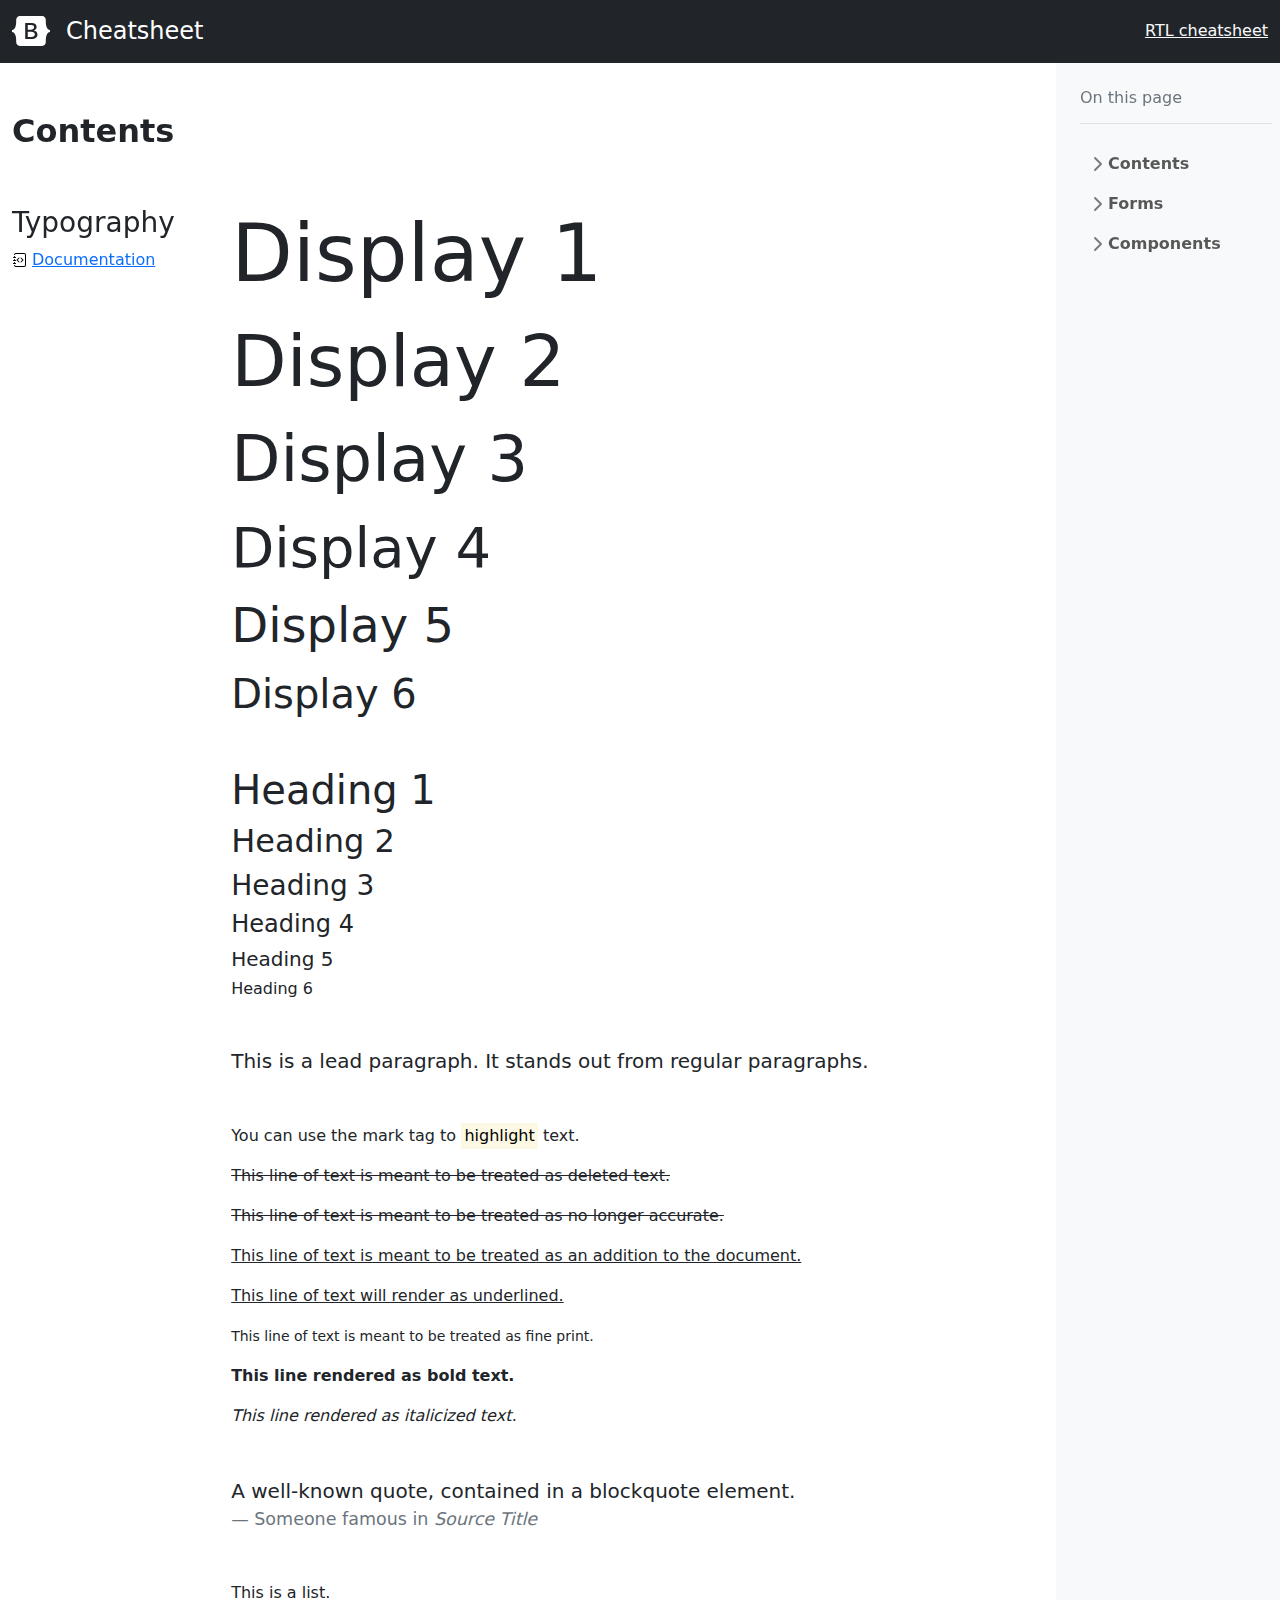
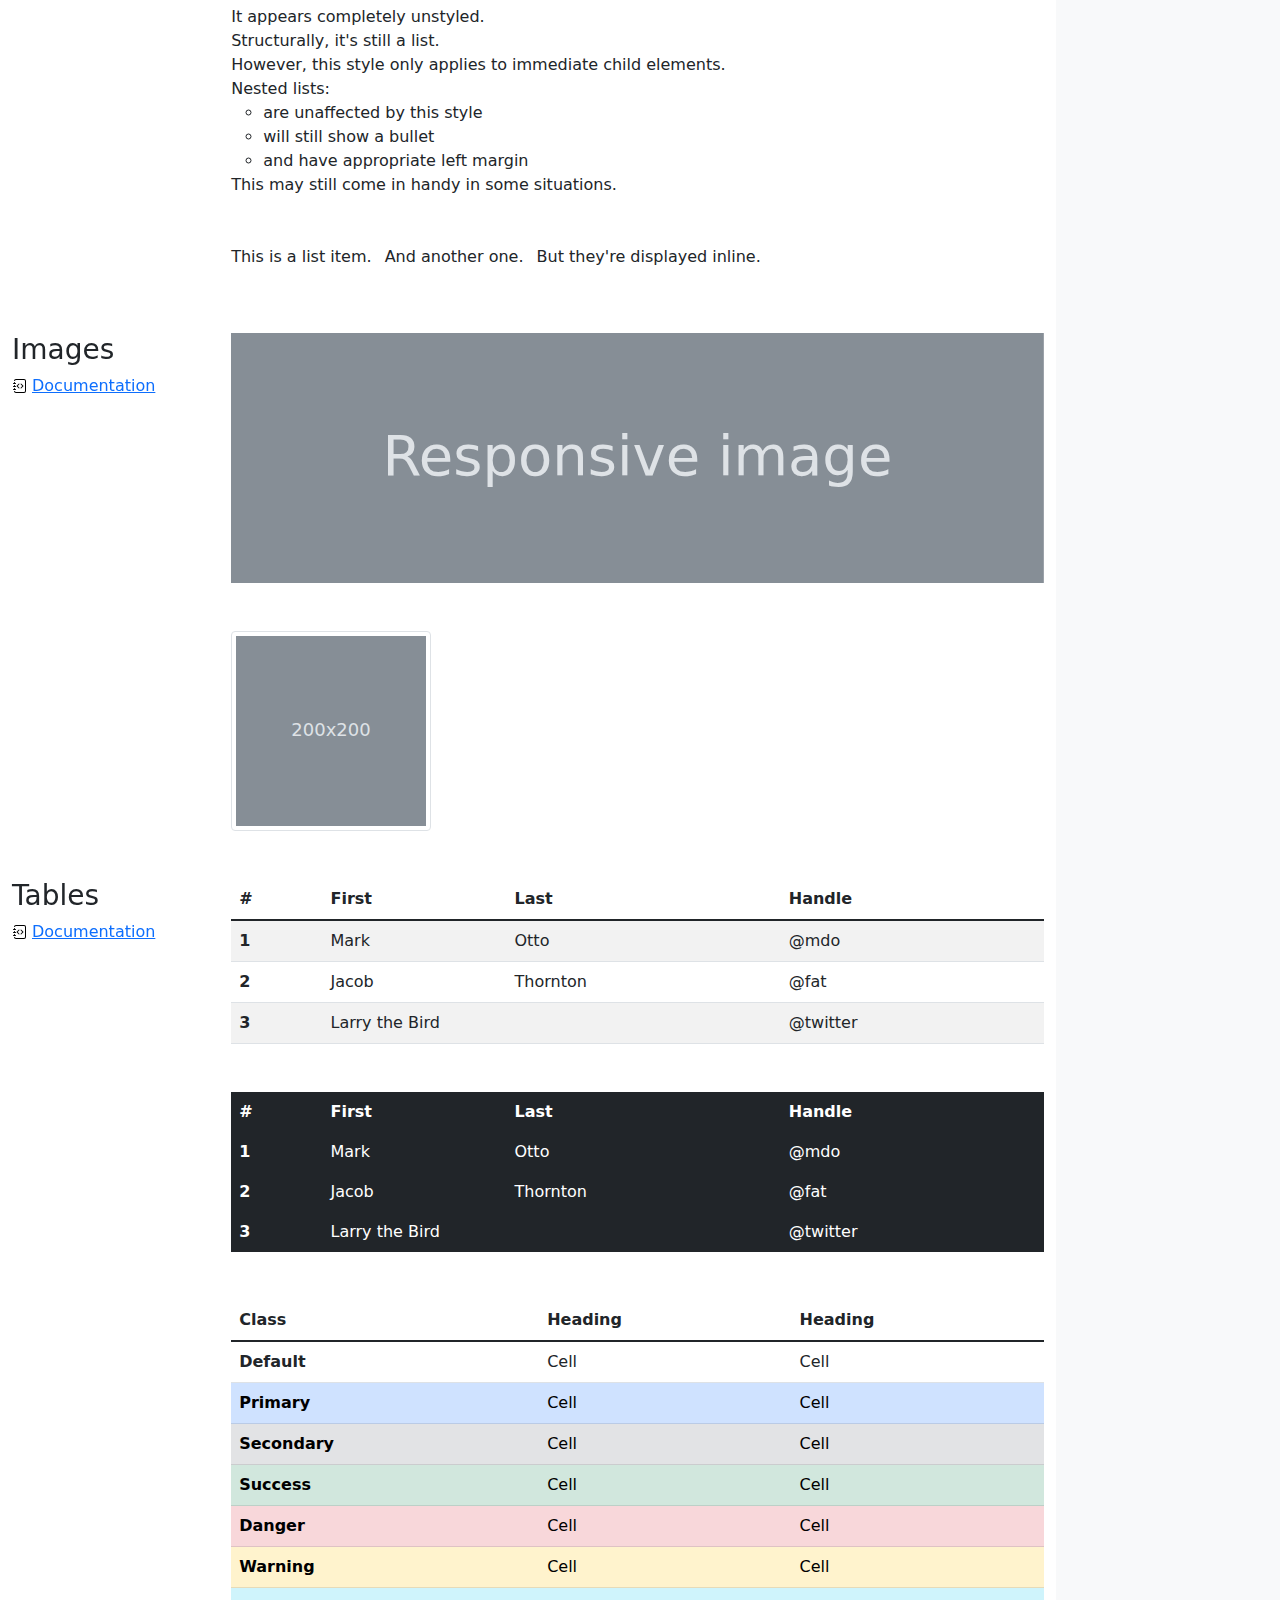
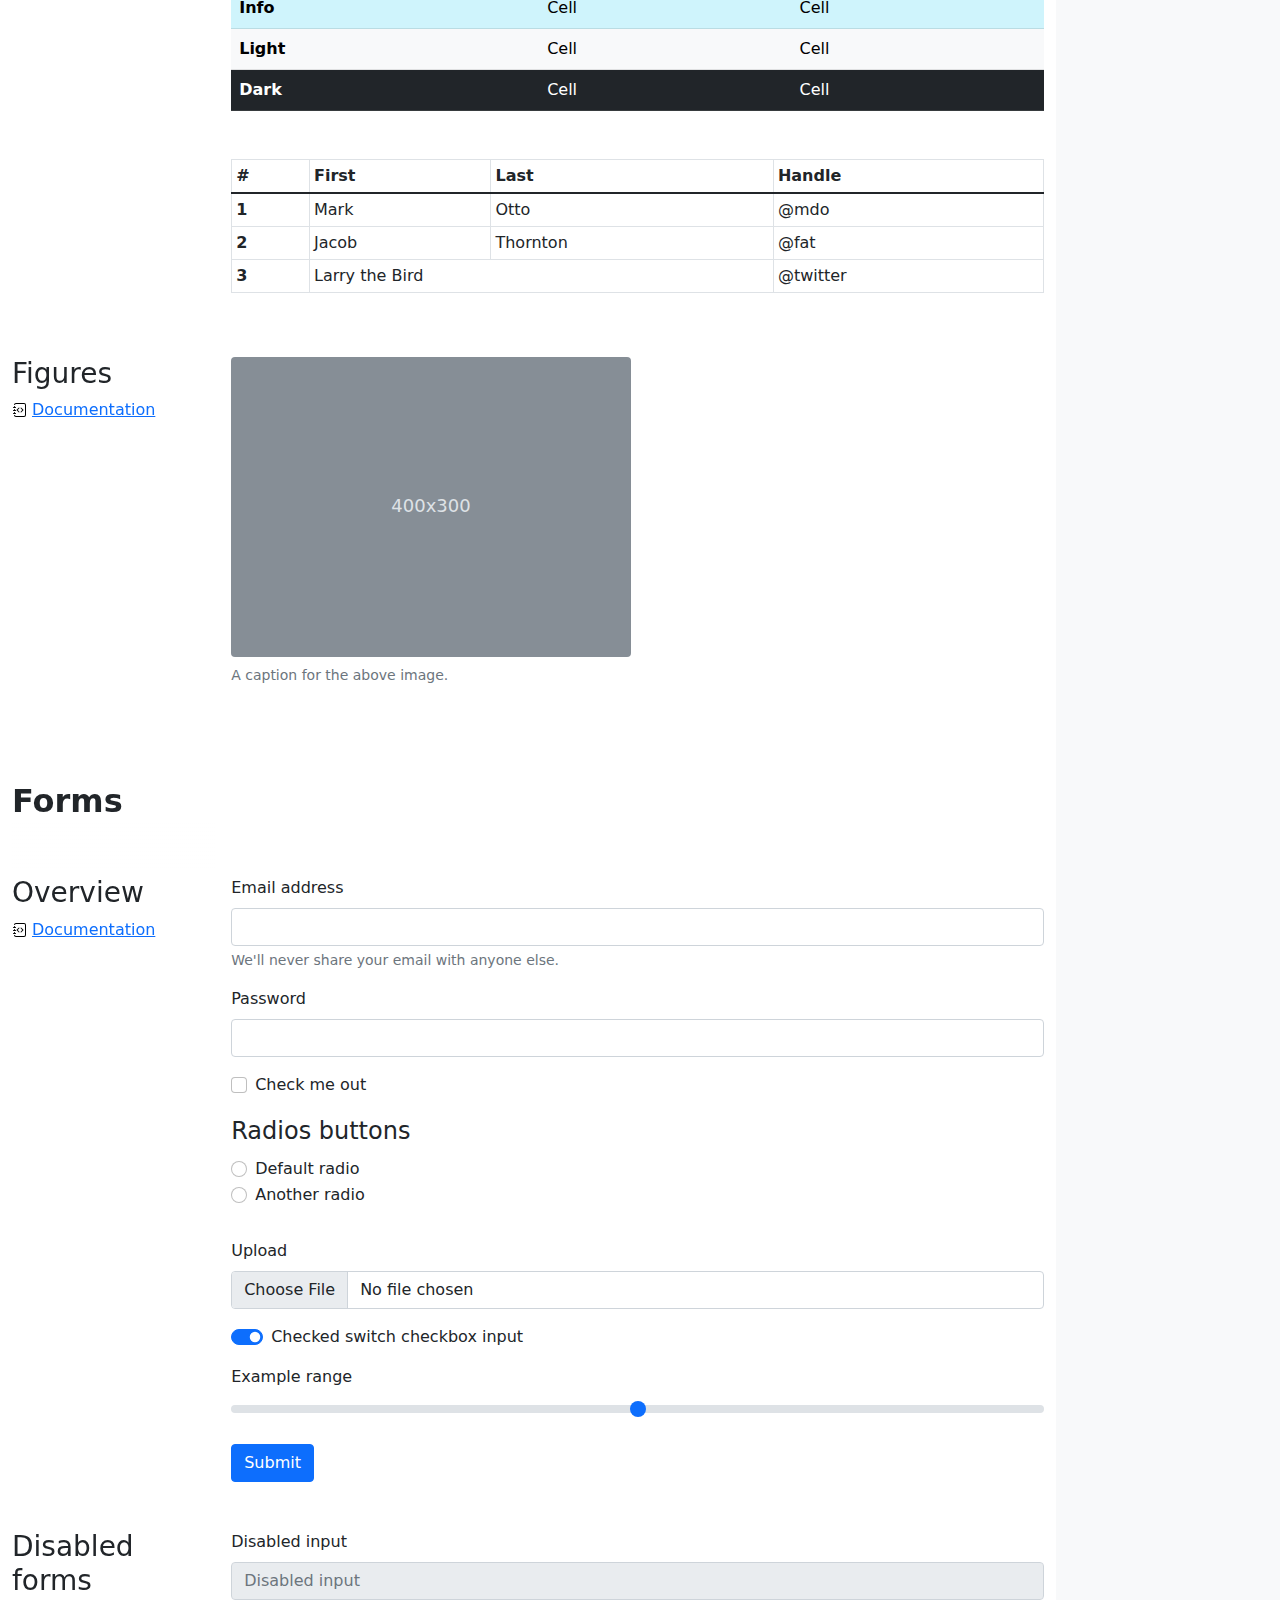
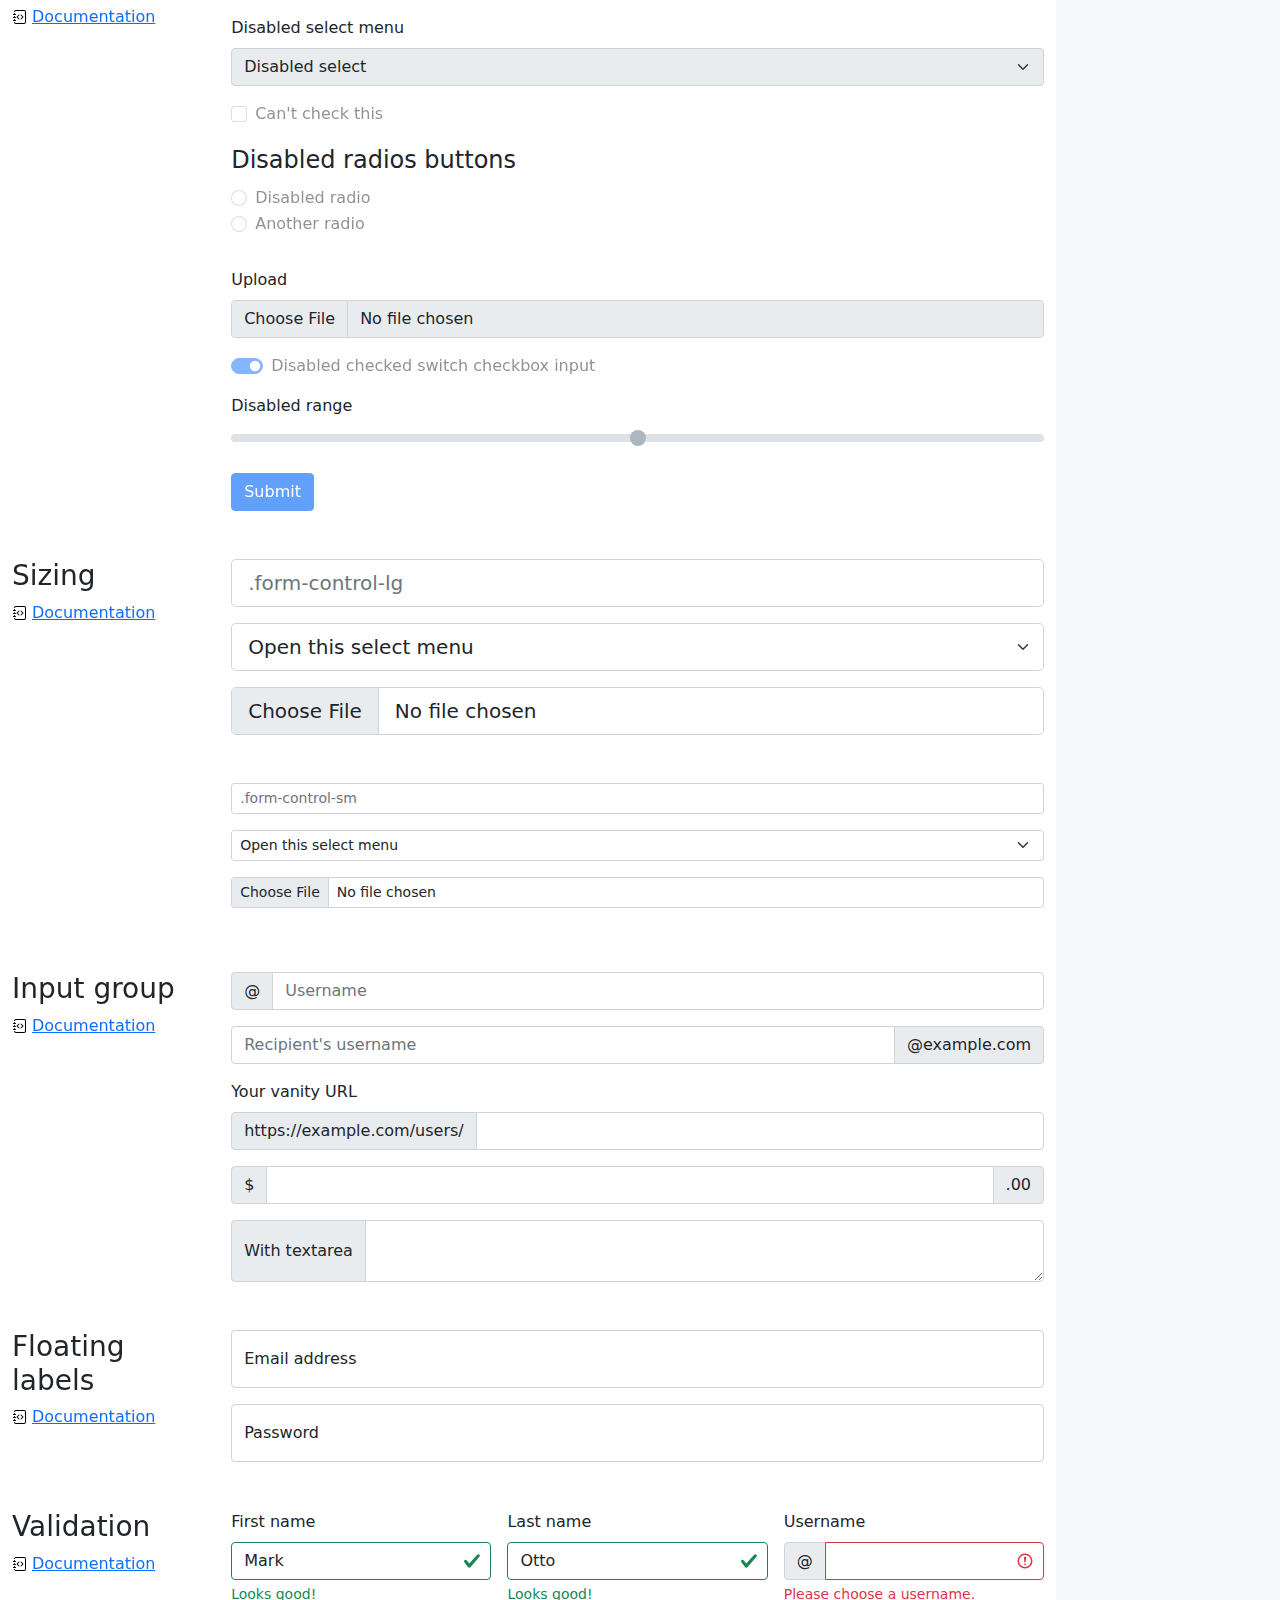
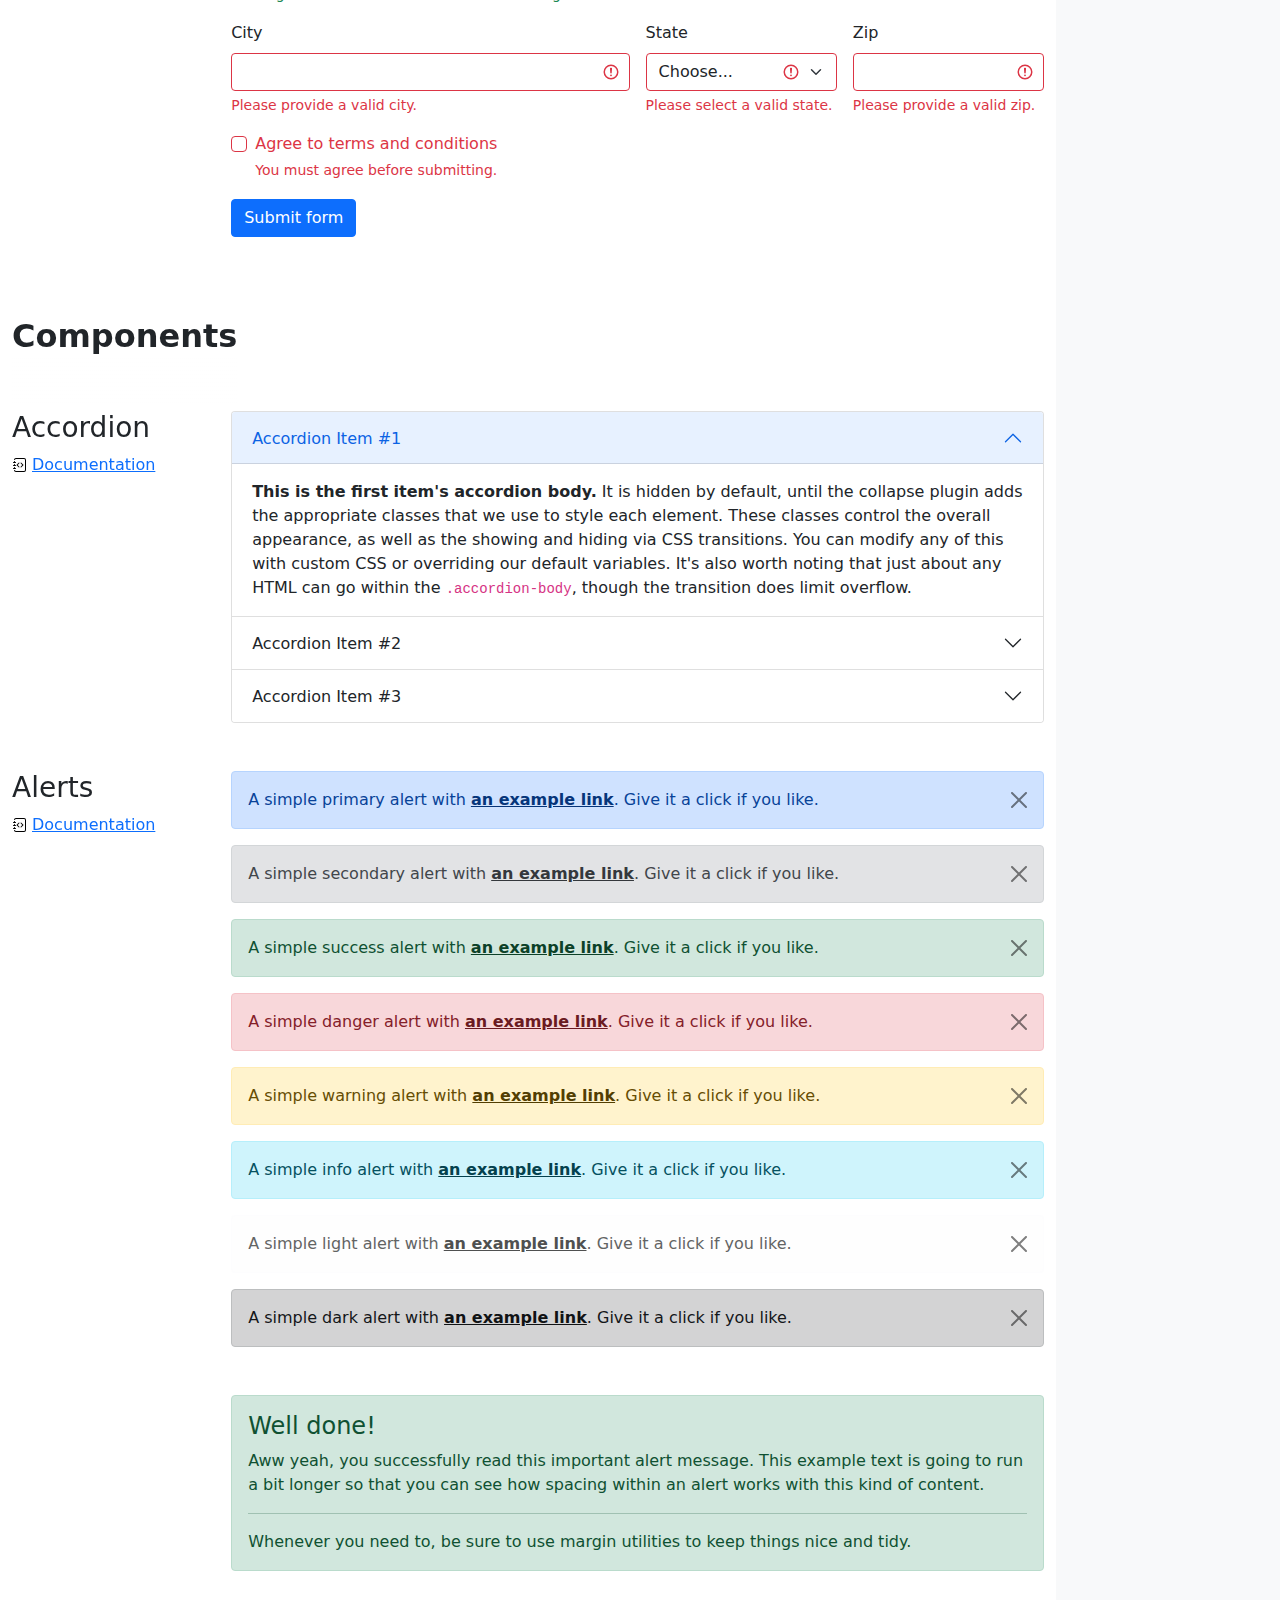
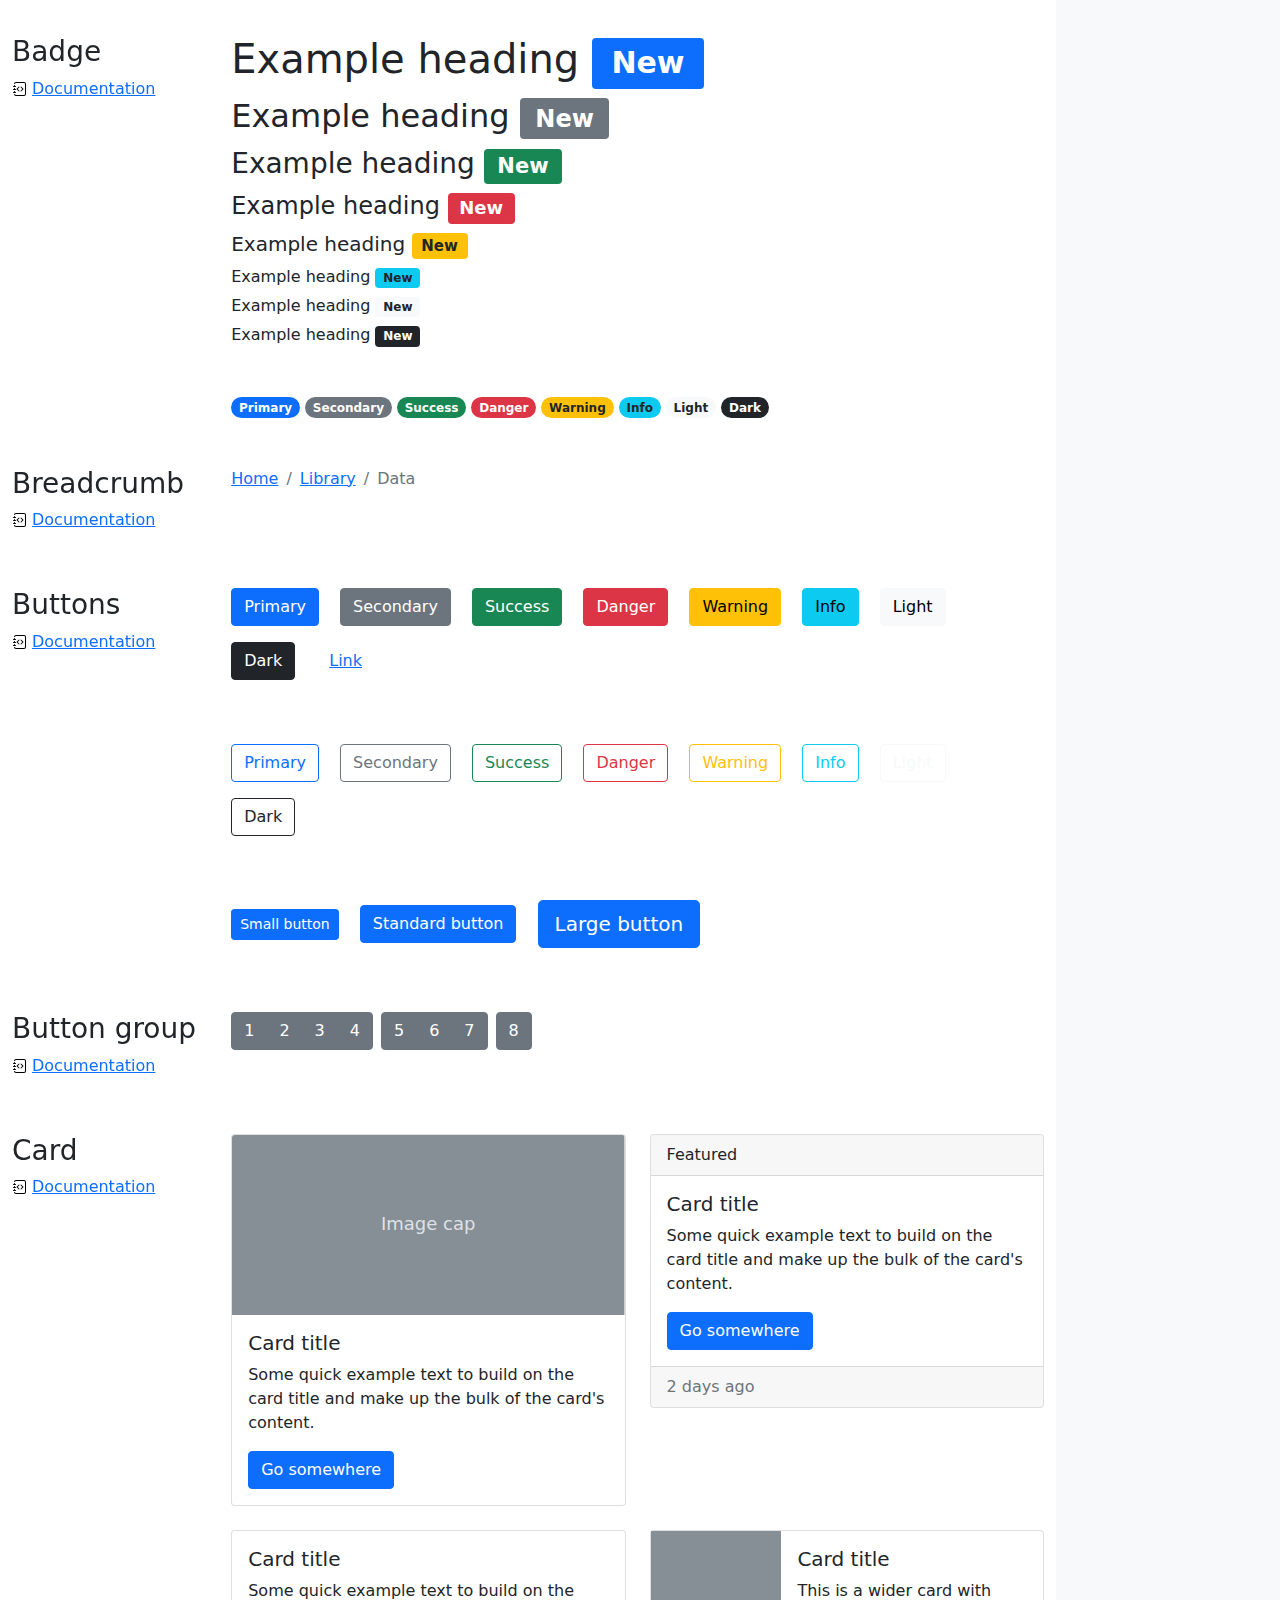
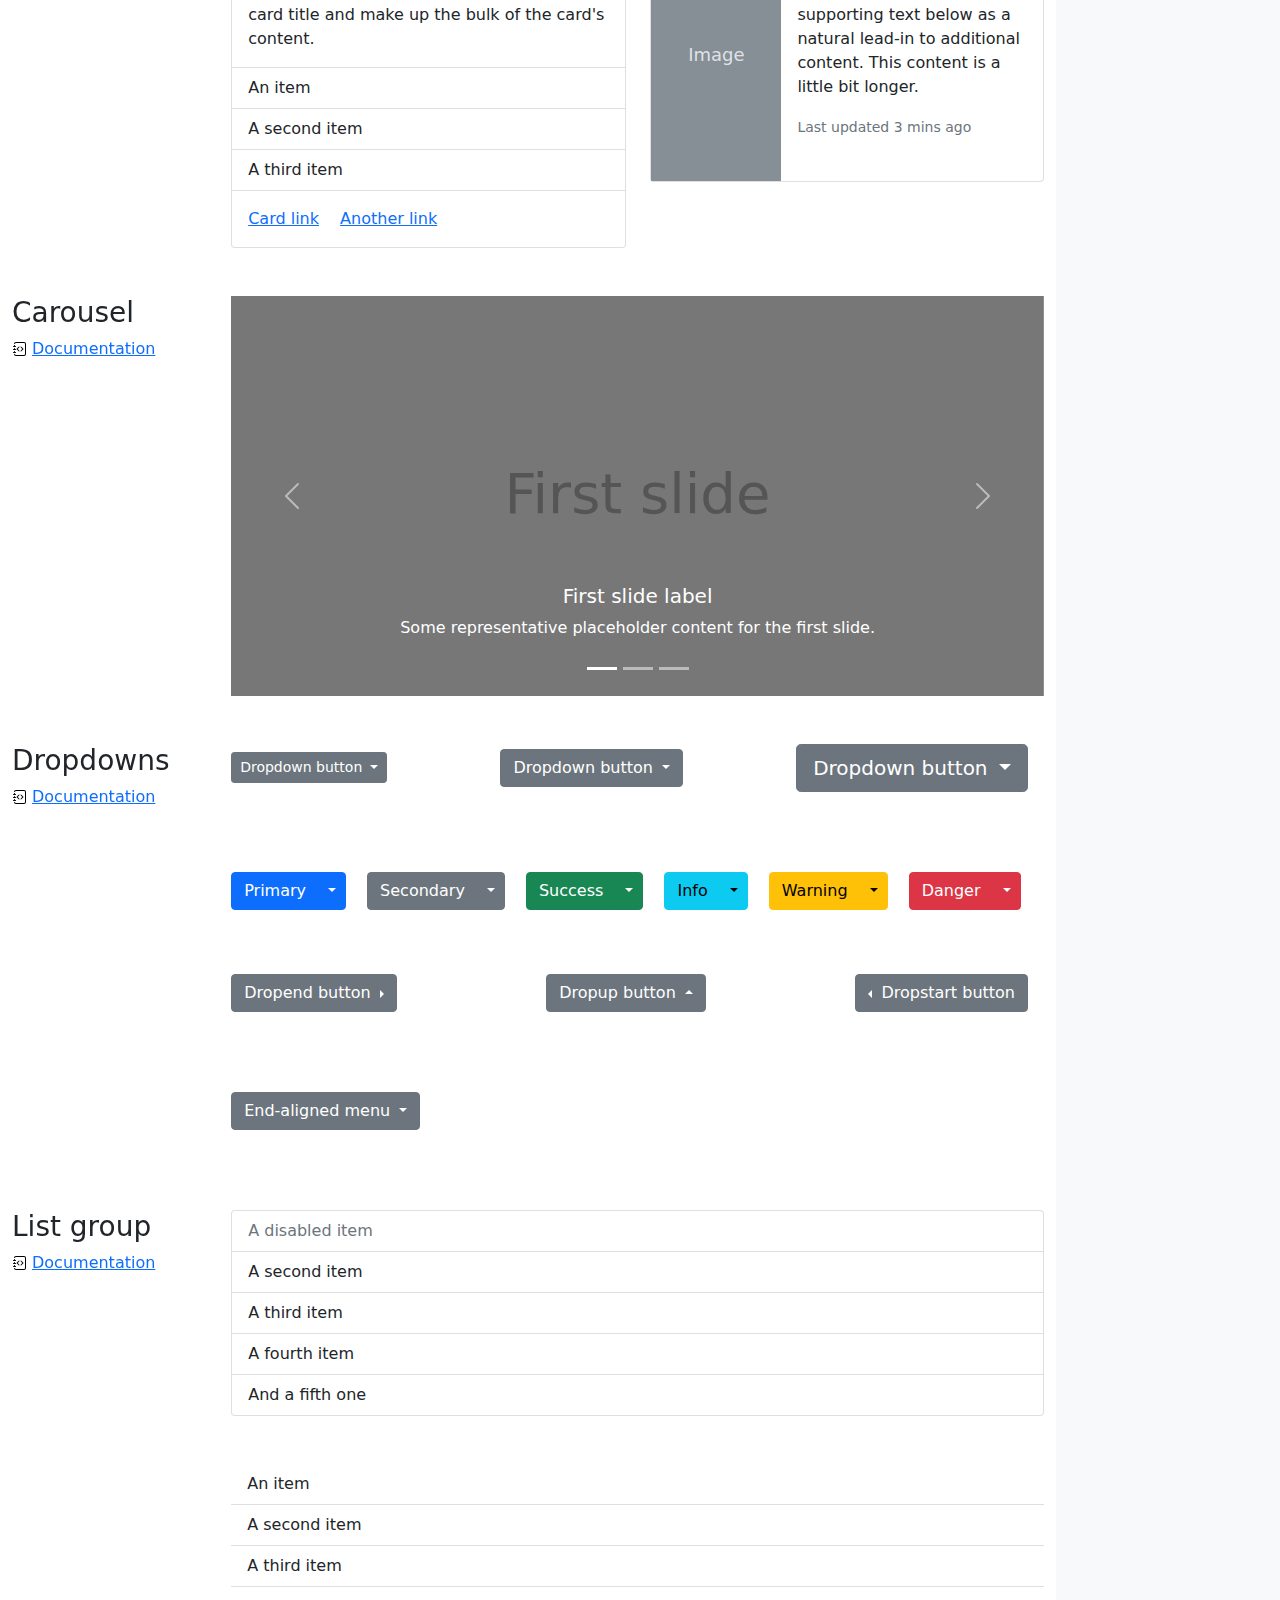
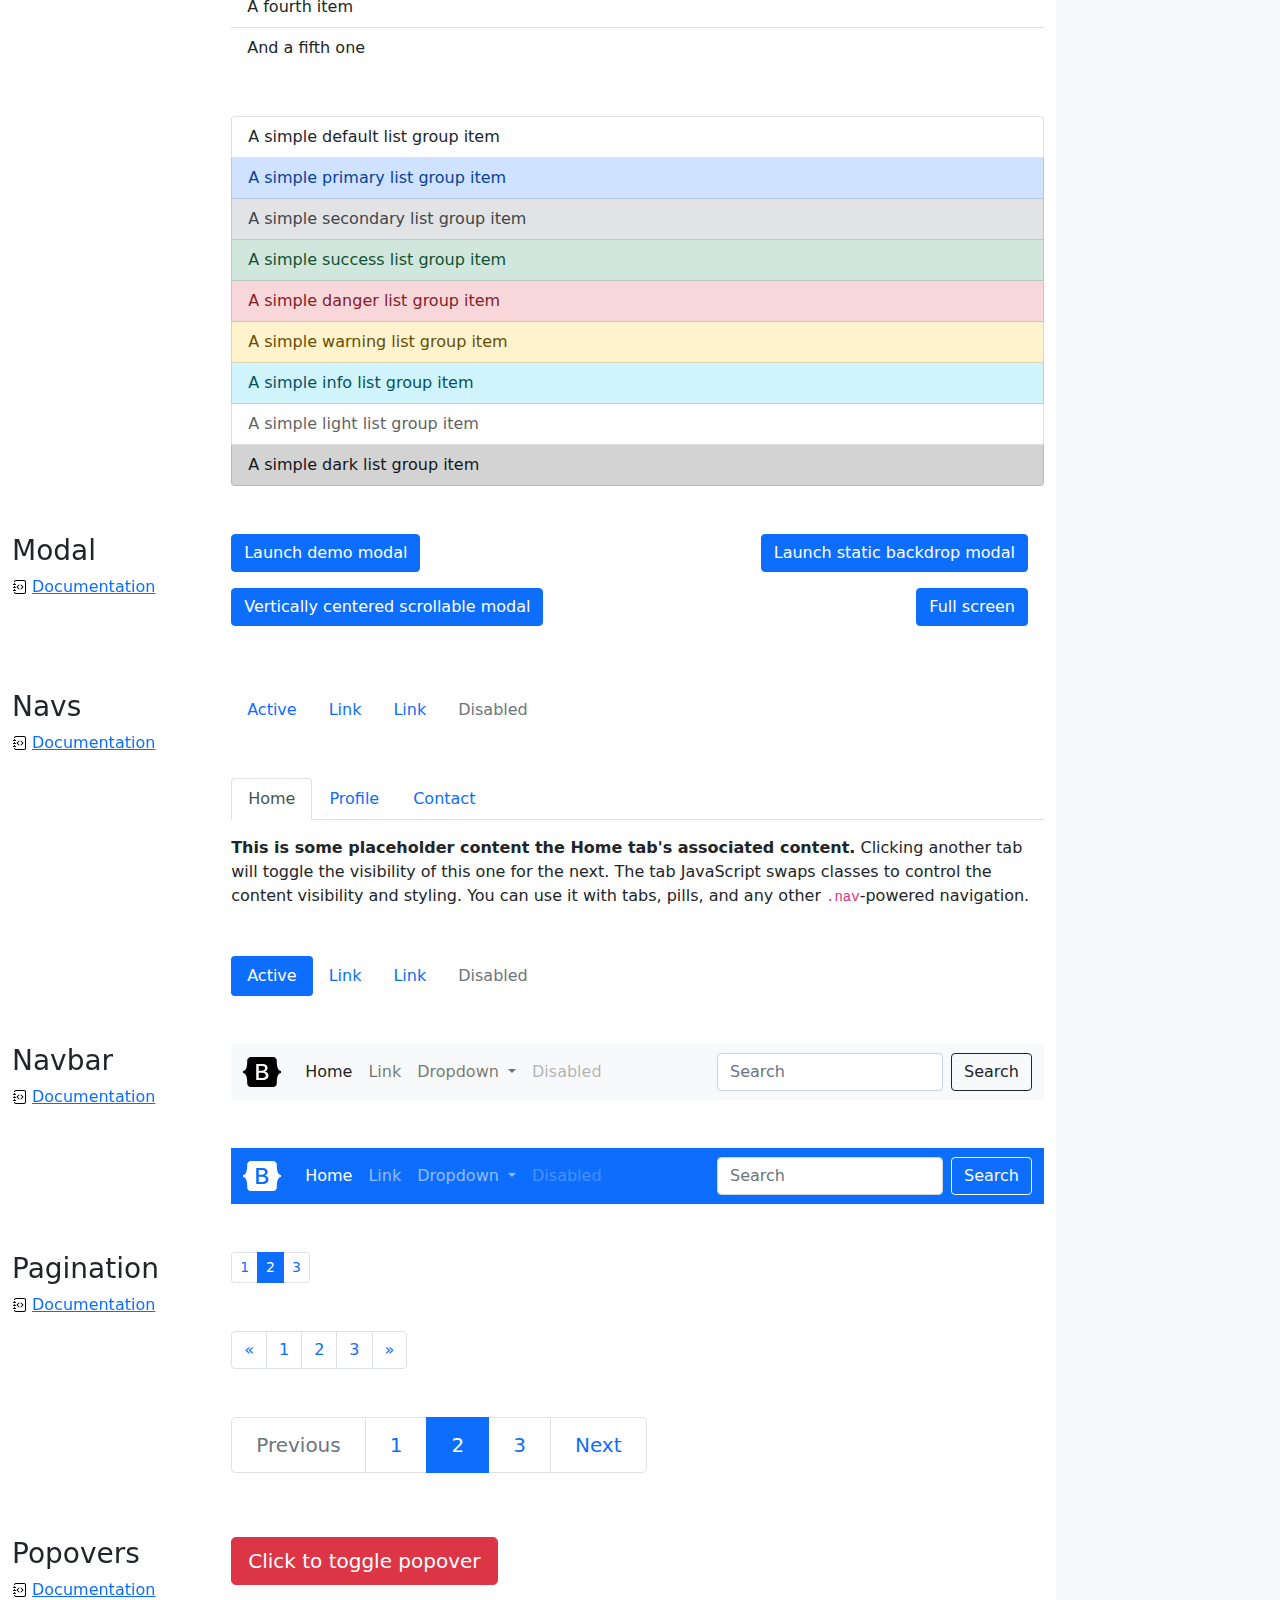
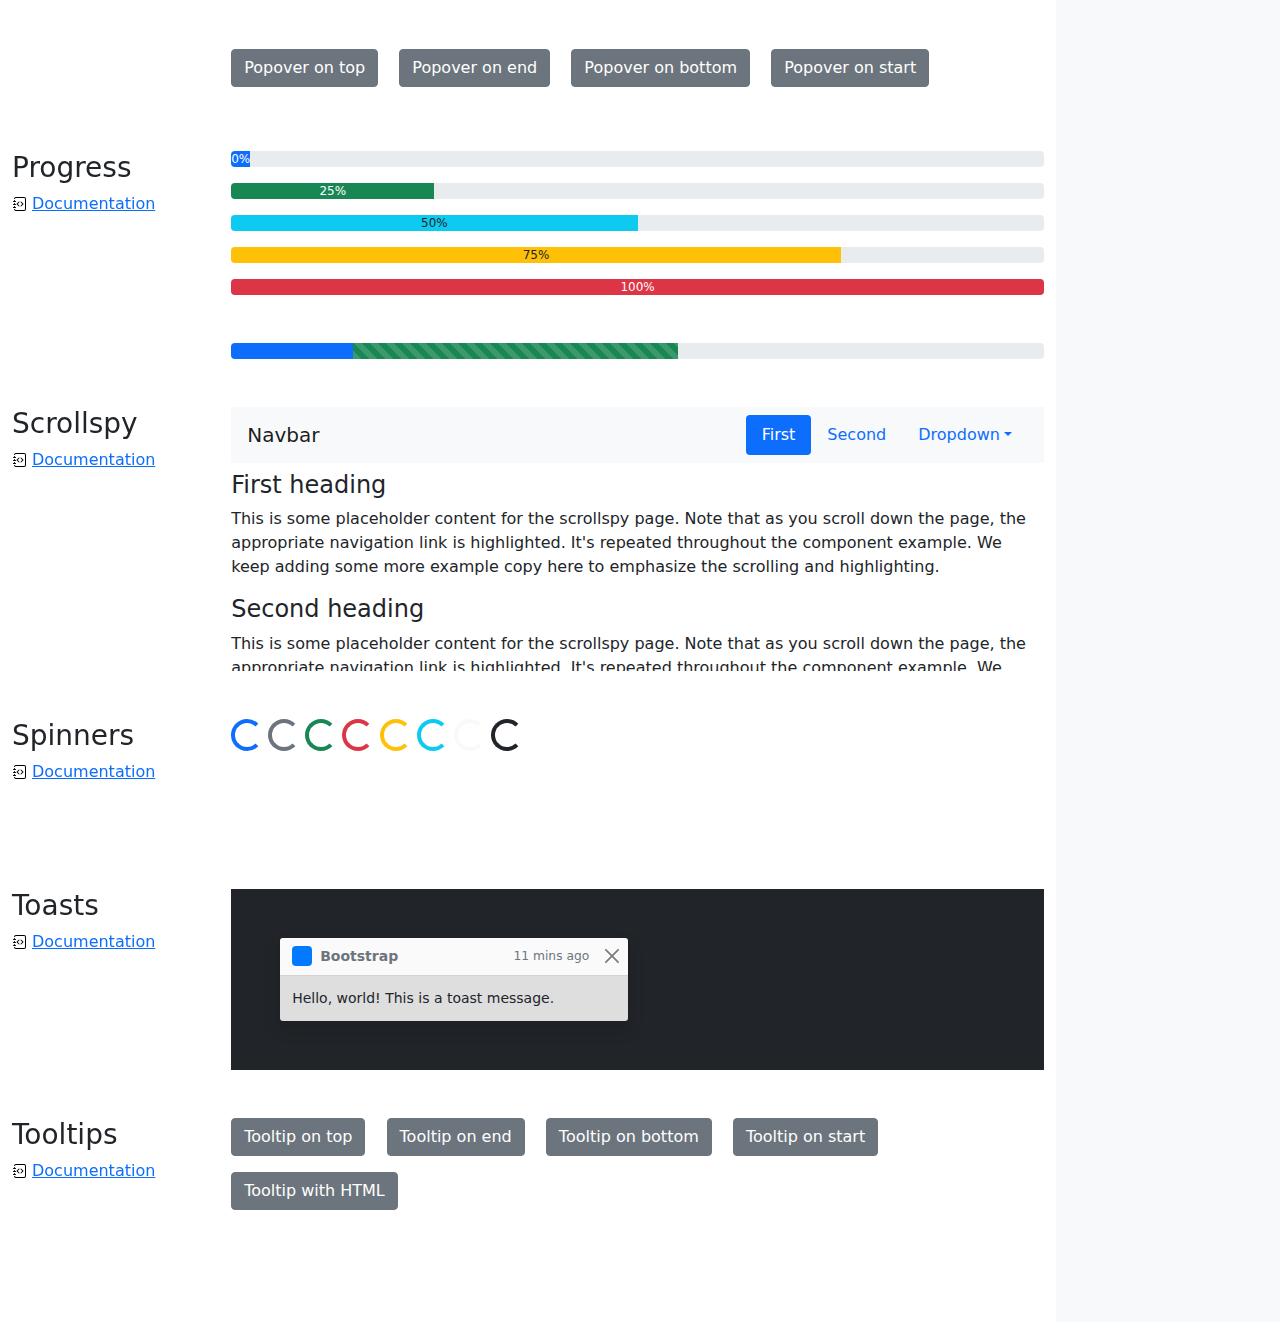
<file: bootstrap-5.1.3-examples/bootstrap-5.1.3-examples/cheatsheet/index.html>
<!doctype html>
<html lang="en">
  <head>
    <meta charset="utf-8">
    <meta name="viewport" content="width=device-width, initial-scale=1">
    <meta name="description" content="">
    <meta name="author" content="Mark Otto, Jacob Thornton, and Bootstrap contributors">
    <meta name="generator" content="Hugo 0.88.1">
    <title>Cheatsheet · Bootstrap v5.1</title>

    <link rel="canonical" href="https://getbootstrap.com/docs/5.1/examples/cheatsheet/">

    

    <!-- Bootstrap core CSS -->
<link href="../assets/dist/css/bootstrap.min.css" rel="stylesheet">

    <style>
      .bd-placeholder-img {
        font-size: 1.125rem;
        text-anchor: middle;
        -webkit-user-select: none;
        -moz-user-select: none;
        user-select: none;
      }

      @media (min-width: 768px) {
        .bd-placeholder-img-lg {
          font-size: 3.5rem;
        }
      }
    </style>

    
    <!-- Custom styles for this template -->
    <link href="cheatsheet.css" rel="stylesheet">
  </head>
  <body class="bg-light">
    
<header class="bd-header bg-dark py-3 d-flex align-items-stretch border-bottom border-dark">
  <div class="container-fluid d-flex align-items-center">
    <h1 class="d-flex align-items-center fs-4 text-white mb-0">
      <img src="../assets/brand/bootstrap-logo-white.svg" width="38" height="30" class="me-3" alt="Bootstrap">
      Cheatsheet
    </h1>
    <a href="../examples/cheatsheet-rtl/" class="ms-auto link-light" hreflang="ar">RTL cheatsheet</a>
  </div>
</header>
<aside class="bd-aside sticky-xl-top text-muted align-self-start mb-3 mb-xl-5 px-2">
  <h2 class="h6 pt-4 pb-3 mb-4 border-bottom">On this page</h2>
  <nav class="small" id="toc">
    <ul class="list-unstyled">
      <li class="my-2">
        <button class="btn d-inline-flex align-items-center collapsed" data-bs-toggle="collapse" aria-expanded="false" data-bs-target="#contents-collapse" aria-controls="contents-collapse">Contents</button>
        <ul class="list-unstyled ps-3 collapse" id="contents-collapse">
          <li><a class="d-inline-flex align-items-center rounded" href="#typography">Typography</a></li>
          <li><a class="d-inline-flex align-items-center rounded" href="#images">Images</a></li>
          <li><a class="d-inline-flex align-items-center rounded" href="#tables">Tables</a></li>
          <li><a class="d-inline-flex align-items-center rounded" href="#figures">Figures</a></li>
        </ul>
      </li>
      <li class="my-2">
        <button class="btn d-inline-flex align-items-center collapsed" data-bs-toggle="collapse" aria-expanded="false" data-bs-target="#forms-collapse" aria-controls="forms-collapse">Forms</button>
        <ul class="list-unstyled ps-3 collapse" id="forms-collapse">
          <li><a class="d-inline-flex align-items-center rounded" href="#overview">Overview</a></li>
          <li><a class="d-inline-flex align-items-center rounded" href="#disabled-forms">Disabled forms</a></li>
          <li><a class="d-inline-flex align-items-center rounded" href="#sizing">Sizing</a></li>
          <li><a class="d-inline-flex align-items-center rounded" href="#input-group">Input group</a></li>
          <li><a class="d-inline-flex align-items-center rounded" href="#floating-labels">Floating labels</a></li>
          <li><a class="d-inline-flex align-items-center rounded" href="#validation">Validation</a></li>
        </ul>
      </li>
      <li class="my-2">
        <button class="btn d-inline-flex align-items-center collapsed" data-bs-toggle="collapse" aria-expanded="false" data-bs-target="#components-collapse" aria-controls="components-collapse">Components</button>
        <ul class="list-unstyled ps-3 collapse" id="components-collapse">
          <li><a class="d-inline-flex align-items-center rounded" href="#accordion">Accordion</a></li>
          <li><a class="d-inline-flex align-items-center rounded" href="#alerts">Alerts</a></li>
          <li><a class="d-inline-flex align-items-center rounded" href="#badge">Badge</a></li>
          <li><a class="d-inline-flex align-items-center rounded" href="#breadcrumb">Breadcrumb</a></li>
          <li><a class="d-inline-flex align-items-center rounded" href="#buttons">Buttons</a></li>
          <li><a class="d-inline-flex align-items-center rounded" href="#button-group">Button group</a></li>
          <li><a class="d-inline-flex align-items-center rounded" href="#card">Card</a></li>
          <li><a class="d-inline-flex align-items-center rounded" href="#carousel">Carousel</a></li>
          <li><a class="d-inline-flex align-items-center rounded" href="#dropdowns">Dropdowns</a></li>
          <li><a class="d-inline-flex align-items-center rounded" href="#list-group">List group</a></li>
          <li><a class="d-inline-flex align-items-center rounded" href="#modal">Modal</a></li>
          <li><a class="d-inline-flex align-items-center rounded" href="#navs">Navs</a></li>
          <li><a class="d-inline-flex align-items-center rounded" href="#navbar">Navbar</a></li>
          <li><a class="d-inline-flex align-items-center rounded" href="#pagination">Pagination</a></li>
          <li><a class="d-inline-flex align-items-center rounded" href="#popovers">Popovers</a></li>
          <li><a class="d-inline-flex align-items-center rounded" href="#progress">Progress</a></li>
          <li><a class="d-inline-flex align-items-center rounded" href="#scrollspy">Scrollspy</a></li>
          <li><a class="d-inline-flex align-items-center rounded" href="#spinners">Spinners</a></li>
          <li><a class="d-inline-flex align-items-center rounded" href="#toasts">Toasts</a></li>
          <li><a class="d-inline-flex align-items-center rounded" href="#tooltips">Tooltips</a></li>
        </ul>
      </li>
    </ul>
  </nav>
</aside>
<div class="bd-cheatsheet container-fluid bg-body">
  <section id="content">
    <h2 class="sticky-xl-top fw-bold pt-3 pt-xl-5 pb-2 pb-xl-3">Contents</h2>

    <article class="my-3" id="typography">
      <div class="bd-heading sticky-xl-top align-self-start mt-5 mb-3 mt-xl-0 mb-xl-2">
        <h3>Typography</h3>
        <a class="d-flex align-items-center" href="../content/typography/">Documentation</a>
      </div>

      <div>
        <div class="bd-example">
        <p class="display-1">Display 1</p>
        <p class="display-2">Display 2</p>
        <p class="display-3">Display 3</p>
        <p class="display-4">Display 4</p>
        <p class="display-5">Display 5</p>
        <p class="display-6">Display 6</p>
        </div>

        <div class="bd-example">
        <p class="h1">Heading 1</p>
        <p class="h2">Heading 2</p>
        <p class="h3">Heading 3</p>
        <p class="h4">Heading 4</p>
        <p class="h5">Heading 5</p>
        <p class="h6">Heading 6</p>
        </div>

        <div class="bd-example">
        <p class="lead">
          This is a lead paragraph. It stands out from regular paragraphs.
        </p>
        </div>

        <div class="bd-example">
        <p>You can use the mark tag to <mark>highlight</mark> text.</p>
        <p><del>This line of text is meant to be treated as deleted text.</del></p>
        <p><s>This line of text is meant to be treated as no longer accurate.</s></p>
        <p><ins>This line of text is meant to be treated as an addition to the document.</ins></p>
        <p><u>This line of text will render as underlined.</u></p>
        <p><small>This line of text is meant to be treated as fine print.</small></p>
        <p><strong>This line rendered as bold text.</strong></p>
        <p><em>This line rendered as italicized text.</em></p>
        </div>

        <div class="bd-example">
        <blockquote class="blockquote">
          <p>A well-known quote, contained in a blockquote element.</p>
          <footer class="blockquote-footer">Someone famous in <cite title="Source Title">Source Title</cite></footer>
        </blockquote>
        </div>

        <div class="bd-example">
        <ul class="list-unstyled">
          <li>This is a list.</li>
          <li>It appears completely unstyled.</li>
          <li>Structurally, it's still a list.</li>
          <li>However, this style only applies to immediate child elements.</li>
          <li>Nested lists:
            <ul>
              <li>are unaffected by this style</li>
              <li>will still show a bullet</li>
              <li>and have appropriate left margin</li>
            </ul>
          </li>
          <li>This may still come in handy in some situations.</li>
        </ul>
        </div>

        <div class="bd-example">
        <ul class="list-inline">
          <li class="list-inline-item">This is a list item.</li>
          <li class="list-inline-item">And another one.</li>
          <li class="list-inline-item">But they're displayed inline.</li>
        </ul>
        </div>
      </div>
    </article>
    <article class="my-3" id="images">
      <div class="bd-heading sticky-xl-top align-self-start mt-5 mb-3 mt-xl-0 mb-xl-2">
        <h3>Images</h3>
        <a class="d-flex align-items-center" href="../content/images/">Documentation</a>
      </div>

      <div>
        <div class="bd-example">
        <svg class="bd-placeholder-img bd-placeholder-img-lg img-fluid" width="100%" height="250" xmlns="http://www.w3.org/2000/svg" role="img" aria-label="Placeholder: Responsive image" preserveAspectRatio="xMidYMid slice" focusable="false"><title>Placeholder</title><rect width="100%" height="100%" fill="#868e96"/><text x="50%" y="50%" fill="#dee2e6" dy=".3em">Responsive image</text></svg>

        </div>

        <div class="bd-example">
        <svg class="bd-placeholder-img img-thumbnail" width="200" height="200" xmlns="http://www.w3.org/2000/svg" role="img" aria-label="A generic square placeholder image with a white border around it, making it resemble a photograph taken with an old instant camera: 200x200" preserveAspectRatio="xMidYMid slice" focusable="false"><title>A generic square placeholder image with a white border around it, making it resemble a photograph taken with an old instant camera</title><rect width="100%" height="100%" fill="#868e96"/><text x="50%" y="50%" fill="#dee2e6" dy=".3em">200x200</text></svg>

        </div>
      </div>
    </article>
    <article class="my-3" id="tables">
      <div class="bd-heading sticky-xl-top align-self-start mt-5 mb-3 mt-xl-0 mb-xl-2">
        <h3>Tables</h3>
        <a class="d-flex align-items-center" href="../content/tables/">Documentation</a>
      </div>

      <div>
        <div class="bd-example">
        <table class="table table-striped">
          <thead>
          <tr>
            <th scope="col">#</th>
            <th scope="col">First</th>
            <th scope="col">Last</th>
            <th scope="col">Handle</th>
          </tr>
          </thead>
          <tbody>
          <tr>
            <th scope="row">1</th>
            <td>Mark</td>
            <td>Otto</td>
            <td>@mdo</td>
          </tr>
          <tr>
            <th scope="row">2</th>
            <td>Jacob</td>
            <td>Thornton</td>
            <td>@fat</td>
          </tr>
          <tr>
            <th scope="row">3</th>
            <td colspan="2">Larry the Bird</td>
            <td>@twitter</td>
          </tr>
          </tbody>
        </table>
        </div>

        <div class="bd-example">
        <table class="table table-dark table-borderless">
          <thead>
          <tr>
            <th scope="col">#</th>
            <th scope="col">First</th>
            <th scope="col">Last</th>
            <th scope="col">Handle</th>
          </tr>
          </thead>
          <tbody>
          <tr>
            <th scope="row">1</th>
            <td>Mark</td>
            <td>Otto</td>
            <td>@mdo</td>
          </tr>
          <tr>
            <th scope="row">2</th>
            <td>Jacob</td>
            <td>Thornton</td>
            <td>@fat</td>
          </tr>
          <tr>
            <th scope="row">3</th>
            <td colspan="2">Larry the Bird</td>
            <td>@twitter</td>
          </tr>
          </tbody>
        </table>
        </div>

        <div class="bd-example">
        <table class="table table-hover">
          <thead>
          <tr>
            <th scope="col">Class</th>
            <th scope="col">Heading</th>
            <th scope="col">Heading</th>
          </tr>
          </thead>
          <tbody>
          <tr>
            <th scope="row">Default</th>
            <td>Cell</td>
            <td>Cell</td>
          </tr>
          
          <tr class="table-primary">
            <th scope="row">Primary</th>
            <td>Cell</td>
            <td>Cell</td>
          </tr>
          <tr class="table-secondary">
            <th scope="row">Secondary</th>
            <td>Cell</td>
            <td>Cell</td>
          </tr>
          <tr class="table-success">
            <th scope="row">Success</th>
            <td>Cell</td>
            <td>Cell</td>
          </tr>
          <tr class="table-danger">
            <th scope="row">Danger</th>
            <td>Cell</td>
            <td>Cell</td>
          </tr>
          <tr class="table-warning">
            <th scope="row">Warning</th>
            <td>Cell</td>
            <td>Cell</td>
          </tr>
          <tr class="table-info">
            <th scope="row">Info</th>
            <td>Cell</td>
            <td>Cell</td>
          </tr>
          <tr class="table-light">
            <th scope="row">Light</th>
            <td>Cell</td>
            <td>Cell</td>
          </tr>
          <tr class="table-dark">
            <th scope="row">Dark</th>
            <td>Cell</td>
            <td>Cell</td>
          </tr>
          </tbody>
        </table>
        </div>

        <div class="bd-example">
        <table class="table table-sm table-bordered">
          <thead>
          <tr>
            <th scope="col">#</th>
            <th scope="col">First</th>
            <th scope="col">Last</th>
            <th scope="col">Handle</th>
          </tr>
          </thead>
          <tbody>
          <tr>
            <th scope="row">1</th>
            <td>Mark</td>
            <td>Otto</td>
            <td>@mdo</td>
          </tr>
          <tr>
            <th scope="row">2</th>
            <td>Jacob</td>
            <td>Thornton</td>
            <td>@fat</td>
          </tr>
          <tr>
            <th scope="row">3</th>
            <td colspan="2">Larry the Bird</td>
            <td>@twitter</td>
          </tr>
          </tbody>
        </table>
        </div>
      </div>
    </article>
    <article class="my-3" id="figures">
      <div class="bd-heading sticky-xl-top align-self-start mt-5 mb-3 mt-xl-0 mb-xl-2">
        <h3>Figures</h3>
        <a class="d-flex align-items-center" href="../content/figures/">Documentation</a>
      </div>

      <div>
        <div class="bd-example">
        <figure class="figure">
          <svg class="bd-placeholder-img figure-img img-fluid rounded" width="400" height="300" xmlns="http://www.w3.org/2000/svg" role="img" aria-label="Placeholder: 400x300" preserveAspectRatio="xMidYMid slice" focusable="false"><title>Placeholder</title><rect width="100%" height="100%" fill="#868e96"/><text x="50%" y="50%" fill="#dee2e6" dy=".3em">400x300</text></svg>

          <figcaption class="figure-caption">A caption for the above image.</figcaption>
        </figure>
        </div>
      </div>
    </article>
  </section>

  <section id="forms">
    <h2 class="sticky-xl-top fw-bold pt-3 pt-xl-5 pb-2 pb-xl-3">Forms</h2>

    <article class="my-3" id="overview">
      <div class="bd-heading sticky-xl-top align-self-start mt-5 mb-3 mt-xl-0 mb-xl-2">
        <h3>Overview</h3>
        <a class="d-flex align-items-center" href="../forms/overview/">Documentation</a>
      </div>

      <div>
        <div class="bd-example">
        <form>
          <div class="mb-3">
            <label for="exampleInputEmail1" class="form-label">Email address</label>
            <input type="email" class="form-control" id="exampleInputEmail1" aria-describedby="emailHelp">
            <div id="emailHelp" class="form-text">We'll never share your email with anyone else.</div>
          </div>
          <div class="mb-3">
            <label for="exampleInputPassword1" class="form-label">Password</label>
            <input type="password" class="form-control" id="exampleInputPassword1">
          </div>
          <div class="mb-3 form-check">
            <input type="checkbox" class="form-check-input" id="exampleCheck1">
            <label class="form-check-label" for="exampleCheck1">Check me out</label>
          </div>
          <fieldset class="mb-3">
            <legend>Radios buttons</legend>
            <div class="form-check">
              <input type="radio" name="radios" class="form-check-input" id="exampleRadio1">
              <label class="form-check-label" for="exampleRadio1">Default radio</label>
            </div>
            <div class="mb-3 form-check">
              <input type="radio" name="radios" class="form-check-input" id="exampleRadio2">
              <label class="form-check-label" for="exampleRadio2">Another radio</label>
            </div>
          </fieldset>
          <div class="mb-3">
            <label class="form-label" for="customFile">Upload</label>
            <input type="file" class="form-control" id="customFile">
          </div>
          <div class="mb-3 form-check form-switch">
            <input class="form-check-input" type="checkbox" role="switch" id="flexSwitchCheckChecked" checked>
            <label class="form-check-label" for="flexSwitchCheckChecked">Checked switch checkbox input</label>
          </div>
          <div class="mb-3">
            <label for="customRange3" class="form-label">Example range</label>
            <input type="range" class="form-range" min="0" max="5" step="0.5" id="customRange3">
          </div>
          <button type="submit" class="btn btn-primary">Submit</button>
        </form>
        </div>
      </div>
    </article>
    <article class="my-3" id="disabled-forms">
      <div class="bd-heading sticky-xl-top align-self-start mt-5 mb-3 mt-xl-0 mb-xl-2">
        <h3>Disabled forms</h3>
        <a class="d-flex align-items-center" href="../forms/overview/#disabled-forms">Documentation</a>
      </div>

      <div>
        <div class="bd-example">
        <form>
          <fieldset disabled aria-label="Disabled fieldset example">
            <div class="mb-3">
              <label for="disabledTextInput" class="form-label">Disabled input</label>
              <input type="text" id="disabledTextInput" class="form-control" placeholder="Disabled input">
            </div>
            <div class="mb-3">
              <label for="disabledSelect" class="form-label">Disabled select menu</label>
              <select id="disabledSelect" class="form-select">
                <option>Disabled select</option>
              </select>
            </div>
            <div class="mb-3">
              <div class="form-check">
                <input class="form-check-input" type="checkbox" id="disabledFieldsetCheck" disabled>
                <label class="form-check-label" for="disabledFieldsetCheck">
                  Can't check this
                </label>
              </div>
            </div>
            <fieldset class="mb-3">
              <legend>Disabled radios buttons</legend>
              <div class="form-check">
                <input type="radio" name="radios" class="form-check-input" id="disabledRadio1" disabled>
                <label class="form-check-label" for="disabledRadio1">Disabled radio</label>
              </div>
              <div class="mb-3 form-check">
                <input type="radio" name="radios" class="form-check-input" id="disabledRadio2" disabled>
                <label class="form-check-label" for="disabledRadio2">Another radio</label>
              </div>
            </fieldset>
            <div class="mb-3">
              <label class="form-label" for="disabledCustomFile">Upload</label>
              <input type="file" class="form-control" id="disabledCustomFile" disabled>
            </div>
            <div class="mb-3 form-check form-switch">
              <input class="form-check-input" type="checkbox" role="switch" id="disabledSwitchCheckChecked" checked disabled>
              <label class="form-check-label" for="disabledSwitchCheckChecked">Disabled checked switch checkbox input</label>
            </div>
            <div class="mb-3">
              <label for="disabledRange" class="form-label">Disabled range</label>
              <input type="range" class="form-range" min="0" max="5" step="0.5" id="disabledRange">
            </div>
            <button type="submit" class="btn btn-primary">Submit</button>
          </fieldset>
        </form>
        </div>
      </div>
    </article>
    <article class="my-3" id="sizing">
      <div class="bd-heading sticky-xl-top align-self-start mt-5 mb-3 mt-xl-0 mb-xl-2">
        <h3>Sizing</h3>
        <a class="d-flex align-items-center" href="../forms/form-control/#sizing">Documentation</a>
      </div>

      <div>
        <div class="bd-example">
        <div class="mb-3">
          <input class="form-control form-control-lg" type="text" placeholder=".form-control-lg" aria-label=".form-control-lg example">
        </div>
        <div class="mb-3">
          <select class="form-select form-select-lg mb-3" aria-label=".form-select-lg example">
            <option selected>Open this select menu</option>
            <option value="1">One</option>
            <option value="2">Two</option>
            <option value="3">Three</option>
          </select>
        </div>
        <div class="mb-3">
          <input type="file" class="form-control form-control-lg" aria-label="Large file input example">
        </div>
        </div>

        <div class="bd-example">
        <div class="mb-3">
          <input class="form-control form-control-sm" type="text" placeholder=".form-control-sm" aria-label=".form-control-sm example">
        </div>
        <div class="mb-3">
          <select class="form-select form-select-sm" aria-label=".form-select-sm example">
            <option selected>Open this select menu</option>
            <option value="1">One</option>
            <option value="2">Two</option>
            <option value="3">Three</option>
          </select>
        </div>
        <div class="mb-3">
          <input type="file" class="form-control form-control-sm" aria-label="Small file input example">
        </div>
        </div>
      </div>
    </article>
    <article class="my-3" id="input-group">
      <div class="bd-heading sticky-xl-top align-self-start mt-5 mb-3 mt-xl-0 mb-xl-2">
        <h3>Input group</h3>
        <a class="d-flex align-items-center" href="../forms/input-group/">Documentation</a>
      </div>

      <div>
        <div class="bd-example">
        <div class="input-group mb-3">
          <span class="input-group-text" id="basic-addon1">@</span>
          <input type="text" class="form-control" placeholder="Username" aria-label="Username" aria-describedby="basic-addon1">
        </div>
        <div class="input-group mb-3">
          <input type="text" class="form-control" placeholder="Recipient's username" aria-label="Recipient's username" aria-describedby="basic-addon2">
          <span class="input-group-text" id="basic-addon2">@example.com</span>
        </div>
        <label for="basic-url" class="form-label">Your vanity URL</label>
        <div class="input-group mb-3">
          <span class="input-group-text" id="basic-addon3">https://example.com/users/</span>
          <input type="text" class="form-control" id="basic-url" aria-describedby="basic-addon3">
        </div>
        <div class="input-group mb-3">
          <span class="input-group-text">$</span>
          <input type="text" class="form-control" aria-label="Amount (to the nearest dollar)">
          <span class="input-group-text">.00</span>
        </div>
        <div class="input-group">
          <span class="input-group-text">With textarea</span>
          <textarea class="form-control" aria-label="With textarea"></textarea>
        </div>
        </div>
      </div>
    </article>
    <article class="my-3" id="floating-labels">
      <div class="bd-heading sticky-xl-top align-self-start mt-5 mb-3 mt-xl-0 mb-xl-2">
        <h3>Floating labels</h3>
        <a class="d-flex align-items-center" href="../forms/floating-labels/">Documentation</a>
      </div>

      <div>
        <div class="bd-example">
        <form>
          <div class="form-floating mb-3">
            <input type="email" class="form-control" id="floatingInput" placeholder="name@example.com">
            <label for="floatingInput">Email address</label>
          </div>
          <div class="form-floating">
            <input type="password" class="form-control" id="floatingPassword" placeholder="Password">
            <label for="floatingPassword">Password</label>
          </div>
        </form>
        </div>
      </div>
    </article>
    <article class="my-3" id="validation">
      <div class="bd-heading sticky-xl-top align-self-start mt-5 mb-3 mt-xl-0 mb-xl-2">
        <h3>Validation</h3>
        <a class="d-flex align-items-center" href="../forms/validation/">Documentation</a>
      </div>

      <div>
        <div class="bd-example">
        <form class="row g-3">
          <div class="col-md-4">
            <label for="validationServer01" class="form-label">First name</label>
            <input type="text" class="form-control is-valid" id="validationServer01" value="Mark" required>
            <div class="valid-feedback">
              Looks good!
            </div>
          </div>
          <div class="col-md-4">
            <label for="validationServer02" class="form-label">Last name</label>
            <input type="text" class="form-control is-valid" id="validationServer02" value="Otto" required>
            <div class="valid-feedback">
              Looks good!
            </div>
          </div>
          <div class="col-md-4">
            <label for="validationServerUsername" class="form-label">Username</label>
            <div class="input-group has-validation">
              <span class="input-group-text" id="inputGroupPrepend3">@</span>
              <input type="text" class="form-control is-invalid" id="validationServerUsername" aria-describedby="inputGroupPrepend3" required>
              <div class="invalid-feedback">
                Please choose a username.
              </div>
            </div>
          </div>
          <div class="col-md-6">
            <label for="validationServer03" class="form-label">City</label>
            <input type="text" class="form-control is-invalid" id="validationServer03" required>
            <div class="invalid-feedback">
              Please provide a valid city.
            </div>
          </div>
          <div class="col-md-3">
            <label for="validationServer04" class="form-label">State</label>
            <select class="form-select is-invalid" id="validationServer04" required>
              <option selected disabled value="">Choose...</option>
              <option>...</option>
            </select>
            <div class="invalid-feedback">
              Please select a valid state.
            </div>
          </div>
          <div class="col-md-3">
            <label for="validationServer05" class="form-label">Zip</label>
            <input type="text" class="form-control is-invalid" id="validationServer05" required>
            <div class="invalid-feedback">
              Please provide a valid zip.
            </div>
          </div>
          <div class="col-12">
            <div class="form-check">
              <input class="form-check-input is-invalid" type="checkbox" value="" id="invalidCheck3" required>
              <label class="form-check-label" for="invalidCheck3">
                Agree to terms and conditions
              </label>
              <div class="invalid-feedback">
                You must agree before submitting.
              </div>
            </div>
          </div>
          <div class="col-12">
            <button class="btn btn-primary" type="submit">Submit form</button>
          </div>
        </form>
        </div>
      </div>
    </article>
  </section>

  <section id="components">
    <h2 class="sticky-xl-top fw-bold pt-3 pt-xl-5 pb-2 pb-xl-3">Components</h2>

    <article class="my-3" id="accordion">
      <div class="bd-heading sticky-xl-top align-self-start mt-5 mb-3 mt-xl-0 mb-xl-2">
        <h3>Accordion</h3>
        <a class="d-flex align-items-center" href="../components/accordion/">Documentation</a>
      </div>

      <div>
        <div class="bd-example">
        <div class="accordion" id="accordionExample">
          <div class="accordion-item">
            <h4 class="accordion-header" id="headingOne">
              <button class="accordion-button" type="button" data-bs-toggle="collapse" data-bs-target="#collapseOne" aria-expanded="true" aria-controls="collapseOne">
                Accordion Item #1
              </button>
            </h4>
            <div id="collapseOne" class="accordion-collapse collapse show" aria-labelledby="headingOne" data-bs-parent="#accordionExample">
              <div class="accordion-body">
                <strong>This is the first item's accordion body.</strong> It is hidden by default, until the collapse plugin adds the appropriate classes that we use to style each element. These classes control the overall appearance, as well as the showing and hiding via CSS transitions. You can modify any of this with custom CSS or overriding our default variables. It's also worth noting that just about any HTML can go within the <code>.accordion-body</code>, though the transition does limit overflow.
              </div>
            </div>
          </div>
          <div class="accordion-item">
            <h4 class="accordion-header" id="headingTwo">
              <button class="accordion-button collapsed" type="button" data-bs-toggle="collapse" data-bs-target="#collapseTwo" aria-expanded="false" aria-controls="collapseTwo">
                Accordion Item #2
              </button>
            </h4>
            <div id="collapseTwo" class="accordion-collapse collapse" aria-labelledby="headingTwo" data-bs-parent="#accordionExample">
              <div class="accordion-body">
                <strong>This is the second item's accordion body.</strong> It is hidden by default, until the collapse plugin adds the appropriate classes that we use to style each element. These classes control the overall appearance, as well as the showing and hiding via CSS transitions. You can modify any of this with custom CSS or overriding our default variables. It's also worth noting that just about any HTML can go within the <code>.accordion-body</code>, though the transition does limit overflow.
              </div>
            </div>
          </div>
          <div class="accordion-item">
            <h4 class="accordion-header" id="headingThree">
              <button class="accordion-button collapsed" type="button" data-bs-toggle="collapse" data-bs-target="#collapseThree" aria-expanded="false" aria-controls="collapseThree">
                Accordion Item #3
              </button>
            </h4>
            <div id="collapseThree" class="accordion-collapse collapse" aria-labelledby="headingThree" data-bs-parent="#accordionExample">
              <div class="accordion-body">
                <strong>This is the third item's accordion body.</strong> It is hidden by default, until the collapse plugin adds the appropriate classes that we use to style each element. These classes control the overall appearance, as well as the showing and hiding via CSS transitions. You can modify any of this with custom CSS or overriding our default variables. It's also worth noting that just about any HTML can go within the <code>.accordion-body</code>, though the transition does limit overflow.
              </div>
            </div>
          </div>
        </div>
        </div>
      </div>
    </article>
    <article class="my-3" id="alerts">
      <div class="bd-heading sticky-xl-top align-self-start mt-5 mb-3 mt-xl-0 mb-xl-2">
        <h3>Alerts</h3>
        <a class="d-flex align-items-center" href="../components/alerts/">Documentation</a>
      </div>

      <div>
        <div class="bd-example">
        
        <div class="alert alert-primary alert-dismissible fade show" role="alert">
          A simple primary alert with <a href="#" class="alert-link">an example link</a>. Give it a click if you like.
          <button type="button" class="btn-close" data-bs-dismiss="alert" aria-label="Close"></button>
        </div>
        <div class="alert alert-secondary alert-dismissible fade show" role="alert">
          A simple secondary alert with <a href="#" class="alert-link">an example link</a>. Give it a click if you like.
          <button type="button" class="btn-close" data-bs-dismiss="alert" aria-label="Close"></button>
        </div>
        <div class="alert alert-success alert-dismissible fade show" role="alert">
          A simple success alert with <a href="#" class="alert-link">an example link</a>. Give it a click if you like.
          <button type="button" class="btn-close" data-bs-dismiss="alert" aria-label="Close"></button>
        </div>
        <div class="alert alert-danger alert-dismissible fade show" role="alert">
          A simple danger alert with <a href="#" class="alert-link">an example link</a>. Give it a click if you like.
          <button type="button" class="btn-close" data-bs-dismiss="alert" aria-label="Close"></button>
        </div>
        <div class="alert alert-warning alert-dismissible fade show" role="alert">
          A simple warning alert with <a href="#" class="alert-link">an example link</a>. Give it a click if you like.
          <button type="button" class="btn-close" data-bs-dismiss="alert" aria-label="Close"></button>
        </div>
        <div class="alert alert-info alert-dismissible fade show" role="alert">
          A simple info alert with <a href="#" class="alert-link">an example link</a>. Give it a click if you like.
          <button type="button" class="btn-close" data-bs-dismiss="alert" aria-label="Close"></button>
        </div>
        <div class="alert alert-light alert-dismissible fade show" role="alert">
          A simple light alert with <a href="#" class="alert-link">an example link</a>. Give it a click if you like.
          <button type="button" class="btn-close" data-bs-dismiss="alert" aria-label="Close"></button>
        </div>
        <div class="alert alert-dark alert-dismissible fade show" role="alert">
          A simple dark alert with <a href="#" class="alert-link">an example link</a>. Give it a click if you like.
          <button type="button" class="btn-close" data-bs-dismiss="alert" aria-label="Close"></button>
        </div>
        </div>

        <div class="bd-example">
        <div class="alert alert-success" role="alert">
          <h4 class="alert-heading">Well done!</h4>
          <p>Aww yeah, you successfully read this important alert message. This example text is going to run a bit longer so that you can see how spacing within an alert works with this kind of content.</p>
          <hr>
          <p class="mb-0">Whenever you need to, be sure to use margin utilities to keep things nice and tidy.</p>
        </div>
        </div>
      </div>
    </article>
    <article class="my-3" id="badge">
      <div class="bd-heading sticky-xl-top align-self-start mt-5 mb-3 mt-xl-0 mb-xl-2">
        <h3>Badge</h3>
        <a class="d-flex align-items-center" href="../components/badge/">Documentation</a>
      </div>

      <div>
        <div class="bd-example">
        <p class="h1">Example heading <span class="badge bg-primary">New</span></p>
        <p class="h2">Example heading <span class="badge bg-secondary">New</span></p>
        <p class="h3">Example heading <span class="badge bg-success">New</span></p>
        <p class="h4">Example heading <span class="badge bg-danger">New</span></p>
        <p class="h5">Example heading <span class="badge bg-warning text-dark">New</span></p>
        <p class="h6">Example heading <span class="badge bg-info text-dark">New</span></p>
        <p class="h6">Example heading <span class="badge bg-light text-dark">New</span></p>
        <p class="h6">Example heading <span class="badge bg-dark">New</span></p>
        </div>

        <div class="bd-example">
        
        <span class="badge rounded-pill bg-primary">Primary</span>
        <span class="badge rounded-pill bg-secondary">Secondary</span>
        <span class="badge rounded-pill bg-success">Success</span>
        <span class="badge rounded-pill bg-danger">Danger</span>
        <span class="badge rounded-pill bg-warning text-dark">Warning</span>
        <span class="badge rounded-pill bg-info text-dark">Info</span>
        <span class="badge rounded-pill bg-light text-dark">Light</span>
        <span class="badge rounded-pill bg-dark">Dark</span>
        </div>
      </div>
    </article>
    <article class="my-3" id="breadcrumb">
      <div class="bd-heading sticky-xl-top align-self-start mt-5 mb-3 mt-xl-0 mb-xl-2">
        <h3>Breadcrumb</h3>
        <a class="d-flex align-items-center" href="../components/breadcrumb/">Documentation</a>
      </div>

      <div>
        <div class="bd-example">
        <nav aria-label="breadcrumb">
          <ol class="breadcrumb">
            <li class="breadcrumb-item"><a href="#">Home</a></li>
            <li class="breadcrumb-item"><a href="#">Library</a></li>
            <li class="breadcrumb-item active" aria-current="page">Data</li>
          </ol>
        </nav>
        </div>
      </div>
    </article>
    <article class="my-3" id="buttons">
      <div class="bd-heading sticky-xl-top align-self-start mt-5 mb-3 mt-xl-0 mb-xl-2">
        <h3>Buttons</h3>
        <a class="d-flex align-items-center" href="../components/buttons/">Documentation</a>
      </div>

      <div>
        <div class="bd-example">
        
        <button type="button" class="btn btn-primary">Primary</button>
        <button type="button" class="btn btn-secondary">Secondary</button>
        <button type="button" class="btn btn-success">Success</button>
        <button type="button" class="btn btn-danger">Danger</button>
        <button type="button" class="btn btn-warning">Warning</button>
        <button type="button" class="btn btn-info">Info</button>
        <button type="button" class="btn btn-light">Light</button>
        <button type="button" class="btn btn-dark">Dark</button>

        <button type="button" class="btn btn-link">Link</button>
        </div>

        <div class="bd-example">
        
        <button type="button" class="btn btn-outline-primary">Primary</button>
        <button type="button" class="btn btn-outline-secondary">Secondary</button>
        <button type="button" class="btn btn-outline-success">Success</button>
        <button type="button" class="btn btn-outline-danger">Danger</button>
        <button type="button" class="btn btn-outline-warning">Warning</button>
        <button type="button" class="btn btn-outline-info">Info</button>
        <button type="button" class="btn btn-outline-light">Light</button>
        <button type="button" class="btn btn-outline-dark">Dark</button>
        </div>

        <div class="bd-example">
        <button type="button" class="btn btn-primary btn-sm">Small button</button>
        <button type="button" class="btn btn-primary">Standard button</button>
        <button type="button" class="btn btn-primary btn-lg">Large button</button>
        </div>
      </div>
    </article>
    <article class="my-3" id="button-group">
      <div class="bd-heading sticky-xl-top align-self-start mt-5 mb-3 mt-xl-0 mb-xl-2">
        <h3>Button group</h3>
        <a class="d-flex align-items-center" href="../components/button-group/">Documentation</a>
      </div>

      <div>
        <div class="bd-example">
        <div class="btn-toolbar" role="toolbar" aria-label="Toolbar with button groups">
          <div class="btn-group me-2" role="group" aria-label="First group">
            <button type="button" class="btn btn-secondary">1</button>
            <button type="button" class="btn btn-secondary">2</button>
            <button type="button" class="btn btn-secondary">3</button>
            <button type="button" class="btn btn-secondary">4</button>
          </div>
          <div class="btn-group me-2" role="group" aria-label="Second group">
            <button type="button" class="btn btn-secondary">5</button>
            <button type="button" class="btn btn-secondary">6</button>
            <button type="button" class="btn btn-secondary">7</button>
          </div>
          <div class="btn-group" role="group" aria-label="Third group">
            <button type="button" class="btn btn-secondary">8</button>
          </div>
        </div>
        </div>
      </div>
    </article>
    <article class="my-3" id="card">
      <div class="bd-heading sticky-xl-top align-self-start mt-5 mb-3 mt-xl-0 mb-xl-2">
        <h3>Card</h3>
        <a class="d-flex align-items-center" href="../components/card/">Documentation</a>
      </div>

      <div>
        <div class="bd-example">
        <div class="row  row-cols-1 row-cols-md-2 g-4">
          <div class="col">
            <div class="card">
              <svg class="bd-placeholder-img card-img-top" width="100%" height="180" xmlns="http://www.w3.org/2000/svg" role="img" aria-label="Placeholder: Image cap" preserveAspectRatio="xMidYMid slice" focusable="false"><title>Placeholder</title><rect width="100%" height="100%" fill="#868e96"/><text x="50%" y="50%" fill="#dee2e6" dy=".3em">Image cap</text></svg>

              <div class="card-body">
                <h5 class="card-title">Card title</h5>
                <p class="card-text">Some quick example text to build on the card title and make up the bulk of the card's content.</p>
                <a href="#" class="btn btn-primary">Go somewhere</a>
              </div>
            </div>
          </div>
          <div class="col">
            <div class="card">
              <div class="card-header">
                Featured
              </div>
              <div class="card-body">
                <h5 class="card-title">Card title</h5>
                <p class="card-text">Some quick example text to build on the card title and make up the bulk of the card's content.</p>
                <a href="#" class="btn btn-primary">Go somewhere</a>
              </div>
              <div class="card-footer text-muted">
                2 days ago
              </div>
            </div>
          </div>
          <div class="col">
            <div class="card">
              <div class="card-body">
                <h5 class="card-title">Card title</h5>
                <p class="card-text">Some quick example text to build on the card title and make up the bulk of the card's content.</p>
              </div>
              <ul class="list-group list-group-flush">
                <li class="list-group-item">An item</li>
                <li class="list-group-item">A second item</li>
                <li class="list-group-item">A third item</li>
              </ul>
              <div class="card-body">
                <a href="#" class="card-link">Card link</a>
                <a href="#" class="card-link">Another link</a>
              </div>
            </div>
          </div>
          <div class="col">
            <div class="card">
              <div class="row g-0">
                <div class="col-md-4">
                  <svg class="bd-placeholder-img" width="100%" height="250" xmlns="http://www.w3.org/2000/svg" role="img" aria-label="Placeholder: Image" preserveAspectRatio="xMidYMid slice" focusable="false"><title>Placeholder</title><rect width="100%" height="100%" fill="#868e96"/><text x="50%" y="50%" fill="#dee2e6" dy=".3em">Image</text></svg>

                </div>
                <div class="col-md-8">
                  <div class="card-body">
                    <h5 class="card-title">Card title</h5>
                    <p class="card-text">This is a wider card with supporting text below as a natural lead-in to additional content. This content is a little bit longer.</p>
                    <p class="card-text"><small class="text-muted">Last updated 3 mins ago</small></p>
                  </div>
                </div>
              </div>
            </div>
          </div>
        </div>
        </div>
      </div>
    </article>
    <article class="my-3" id="carousel">
      <div class="bd-heading sticky-xl-top align-self-start mt-5 mb-3 mt-xl-0 mb-xl-2">
        <h3>Carousel</h3>
        <a class="d-flex align-items-center" href="../components/carousel/">Documentation</a>
      </div>

      <div>
        <div class="bd-example">
        <div id="carouselExampleCaptions" class="carousel slide" data-bs-ride="carousel">
          <div class="carousel-indicators">
            <button type="button" data-bs-target="#carouselExampleCaptions" data-bs-slide-to="0" class="active" aria-current="true" aria-label="Slide 1"></button>
            <button type="button" data-bs-target="#carouselExampleCaptions" data-bs-slide-to="1" aria-label="Slide 2"></button>
            <button type="button" data-bs-target="#carouselExampleCaptions" data-bs-slide-to="2" aria-label="Slide 3"></button>
          </div>
          <div class="carousel-inner">
            <div class="carousel-item active">
              <svg class="bd-placeholder-img bd-placeholder-img-lg d-block w-100" width="800" height="400" xmlns="http://www.w3.org/2000/svg" role="img" aria-label="Placeholder: First slide" preserveAspectRatio="xMidYMid slice" focusable="false"><title>Placeholder</title><rect width="100%" height="100%" fill="#777"/><text x="50%" y="50%" fill="#555" dy=".3em">First slide</text></svg>

              <div class="carousel-caption d-none d-md-block">
                <h5>First slide label</h5>
                <p>Some representative placeholder content for the first slide.</p>
              </div>
            </div>
            <div class="carousel-item">
              <svg class="bd-placeholder-img bd-placeholder-img-lg d-block w-100" width="800" height="400" xmlns="http://www.w3.org/2000/svg" role="img" aria-label="Placeholder: Second slide" preserveAspectRatio="xMidYMid slice" focusable="false"><title>Placeholder</title><rect width="100%" height="100%" fill="#666"/><text x="50%" y="50%" fill="#444" dy=".3em">Second slide</text></svg>

              <div class="carousel-caption d-none d-md-block">
                <h5>Second slide label</h5>
                <p>Some representative placeholder content for the second slide.</p>
              </div>
            </div>
            <div class="carousel-item">
              <svg class="bd-placeholder-img bd-placeholder-img-lg d-block w-100" width="800" height="400" xmlns="http://www.w3.org/2000/svg" role="img" aria-label="Placeholder: Third slide" preserveAspectRatio="xMidYMid slice" focusable="false"><title>Placeholder</title><rect width="100%" height="100%" fill="#555"/><text x="50%" y="50%" fill="#333" dy=".3em">Third slide</text></svg>

              <div class="carousel-caption d-none d-md-block">
                <h5>Third slide label</h5>
                <p>Some representative placeholder content for the third slide.</p>
              </div>
            </div>
          </div>
          <button class="carousel-control-prev" type="button" data-bs-target="#carouselExampleCaptions"  data-bs-slide="prev">
            <span class="carousel-control-prev-icon" aria-hidden="true"></span>
            <span class="visually-hidden">Previous</span>
          </button>
          <button class="carousel-control-next" type="button" data-bs-target="#carouselExampleCaptions"  data-bs-slide="next">
            <span class="carousel-control-next-icon" aria-hidden="true"></span>
            <span class="visually-hidden">Next</span>
          </button>
        </div>
        </div>
      </div>
    </article>
    <article class="my-3" id="dropdowns">
      <div class="bd-heading sticky-xl-top align-self-start mt-5 mb-3 mt-xl-0 mb-xl-2">
        <h3>Dropdowns</h3>
        <a class="d-flex align-items-center" href="../components/dropdowns/">Documentation</a>
      </div>

      <div>
        <div class="bd-example">
        <div class="btn-group w-100 align-items-center justify-content-between flex-wrap">
          <div class="dropdown">
            <button class="btn btn-secondary btn-sm dropdown-toggle" type="button" id="dropdownMenuButtonSM" data-bs-toggle="dropdown" aria-expanded="false">
              Dropdown button
            </button>
            <ul class="dropdown-menu" aria-labelledby="dropdownMenuButtonSM">
              <li><h6 class="dropdown-header">Dropdown header</h6></li>
              <li><a class="dropdown-item" href="#">Action</a></li>
              <li><a class="dropdown-item" href="#">Another action</a></li>
              <li><a class="dropdown-item" href="#">Something else here</a></li>
              <li><hr class="dropdown-divider"></li>
              <li><a class="dropdown-item" href="#">Separated link</a></li>
            </ul>
          </div>
          <div class="dropdown">
            <button class="btn btn-secondary dropdown-toggle" type="button" id="dropdownMenuButton" data-bs-toggle="dropdown" aria-expanded="false">
              Dropdown button
            </button>
            <ul class="dropdown-menu" aria-labelledby="dropdownMenuButton">
              <li><h6 class="dropdown-header">Dropdown header</h6></li>
              <li><a class="dropdown-item" href="#">Action</a></li>
              <li><a class="dropdown-item" href="#">Another action</a></li>
              <li><a class="dropdown-item" href="#">Something else here</a></li>
              <li><hr class="dropdown-divider"></li>
              <li><a class="dropdown-item" href="#">Separated link</a></li>
            </ul>
          </div>
          <div class="dropdown">
            <button class="btn btn-secondary btn-lg dropdown-toggle" type="button" id="dropdownMenuButtonLG" data-bs-toggle="dropdown" aria-expanded="false">
              Dropdown button
            </button>
            <ul class="dropdown-menu" aria-labelledby="dropdownMenuButtonLG">
              <li><h6 class="dropdown-header">Dropdown header</h6></li>
              <li><a class="dropdown-item" href="#">Action</a></li>
              <li><a class="dropdown-item" href="#">Another action</a></li>
              <li><a class="dropdown-item" href="#">Something else here</a></li>
              <li><hr class="dropdown-divider"></li>
              <li><a class="dropdown-item" href="#">Separated link</a></li>
            </ul>
          </div>
        </div>
        </div>

        <div class="bd-example">
        <div class="btn-group">
          <button type="button" class="btn btn-primary">Primary</button>
          <button type="button" class="btn btn-primary dropdown-toggle dropdown-toggle-split" data-bs-toggle="dropdown" aria-expanded="false">
            <span class="visually-hidden">Toggle Dropdown</span>
          </button>
          <ul class="dropdown-menu">
            <li><a class="dropdown-item" href="#">Action</a></li>
            <li><a class="dropdown-item" href="#">Another action</a></li>
            <li><a class="dropdown-item" href="#">Something else here</a></li>
          </ul>
        </div><!-- /btn-group -->
        <div class="btn-group">
          <button type="button" class="btn btn-secondary">Secondary</button>
          <button type="button" class="btn btn-secondary dropdown-toggle dropdown-toggle-split" data-bs-toggle="dropdown" aria-expanded="false">
            <span class="visually-hidden">Toggle Dropdown</span>
          </button>
          <ul class="dropdown-menu">
            <li><a class="dropdown-item" href="#">Action</a></li>
            <li><a class="dropdown-item" href="#">Another action</a></li>
            <li><a class="dropdown-item" href="#">Something else here</a></li>
          </ul>
        </div><!-- /btn-group -->
        <div class="btn-group">
          <button type="button" class="btn btn-success">Success</button>
          <button type="button" class="btn btn-success dropdown-toggle dropdown-toggle-split" data-bs-toggle="dropdown" aria-expanded="false">
            <span class="visually-hidden">Toggle Dropdown</span>
          </button>
          <ul class="dropdown-menu">
            <li><a class="dropdown-item" href="#">Action</a></li>
            <li><a class="dropdown-item" href="#">Another action</a></li>
            <li><a class="dropdown-item" href="#">Something else here</a></li>
          </ul>
        </div><!-- /btn-group -->
        <div class="btn-group">
          <button type="button" class="btn btn-info">Info</button>
          <button type="button" class="btn btn-info dropdown-toggle dropdown-toggle-split" data-bs-toggle="dropdown" aria-expanded="false">
            <span class="visually-hidden">Toggle Dropdown</span>
          </button>
          <ul class="dropdown-menu">
            <li><a class="dropdown-item" href="#">Action</a></li>
            <li><a class="dropdown-item" href="#">Another action</a></li>
            <li><a class="dropdown-item" href="#">Something else here</a></li>
          </ul>
        </div><!-- /btn-group -->
        <div class="btn-group">
          <button type="button" class="btn btn-warning">Warning</button>
          <button type="button" class="btn btn-warning dropdown-toggle dropdown-toggle-split" data-bs-toggle="dropdown" aria-expanded="false">
            <span class="visually-hidden">Toggle Dropdown</span>
          </button>
          <ul class="dropdown-menu">
            <li><a class="dropdown-item" href="#">Action</a></li>
            <li><a class="dropdown-item" href="#">Another action</a></li>
            <li><a class="dropdown-item" href="#">Something else here</a></li>
          </ul>
        </div><!-- /btn-group -->
        <div class="btn-group">
          <button type="button" class="btn btn-danger">Danger</button>
          <button type="button" class="btn btn-danger dropdown-toggle dropdown-toggle-split" data-bs-toggle="dropdown" aria-expanded="false">
            <span class="visually-hidden">Toggle Dropdown</span>
          </button>
          <ul class="dropdown-menu">
            <li><a class="dropdown-item" href="#">Action</a></li>
            <li><a class="dropdown-item" href="#">Another action</a></li>
            <li><a class="dropdown-item" href="#">Something else here</a></li>
          </ul>
        </div><!-- /btn-group -->
        </div>

        <div class="bd-example">
        <div class="btn-group w-100 align-items-center justify-content-between flex-wrap">
          <div class="dropend">
            <button class="btn btn-secondary dropdown-toggle" type="button" id="dropendMenuButton" data-bs-toggle="dropdown" aria-expanded="false">
              Dropend button
            </button>
            <ul class="dropdown-menu" aria-labelledby="dropendMenuButton">
              <li><h6 class="dropdown-header">Dropdown header</h6></li>
              <li><a class="dropdown-item" href="#">Action</a></li>
              <li><a class="dropdown-item" href="#">Another action</a></li>
              <li><a class="dropdown-item" href="#">Something else here</a></li>
              <li><hr class="dropdown-divider"></li>
              <li><a class="dropdown-item" href="#">Separated link</a></li>
            </ul>
          </div>
          <div class="dropup">
            <button class="btn btn-secondary dropdown-toggle" type="button" id="dropupMenuButton" data-bs-toggle="dropdown" aria-expanded="false">
              Dropup button
            </button>
            <ul class="dropdown-menu" aria-labelledby="dropupMenuButton">
              <li><h6 class="dropdown-header">Dropdown header</h6></li>
              <li><a class="dropdown-item" href="#">Action</a></li>
              <li><a class="dropdown-item" href="#">Another action</a></li>
              <li><a class="dropdown-item" href="#">Something else here</a></li>
              <li><hr class="dropdown-divider"></li>
              <li><a class="dropdown-item" href="#">Separated link</a></li>
            </ul>
          </div>
          <div class="dropstart">
            <button class="btn btn-secondary dropdown-toggle" type="button" id="dropstartMenuButton" data-bs-toggle="dropdown" aria-expanded="false">
              Dropstart button
            </button>
            <ul class="dropdown-menu" aria-labelledby="dropstartMenuButton">
              <li><h6 class="dropdown-header">Dropdown header</h6></li>
              <li><a class="dropdown-item" href="#">Action</a></li>
              <li><a class="dropdown-item" href="#">Another action</a></li>
              <li><a class="dropdown-item" href="#">Something else here</a></li>
              <li><hr class="dropdown-divider"></li>
              <li><a class="dropdown-item" href="#">Separated link</a></li>
            </ul>
          </div>
        </div>
        </div>

        <div class="bd-example">
        <div class="btn-group">
          <div class="dropdown">
            <button class="btn btn-secondary dropdown-toggle" type="button" id="dropdownRightMenuButton" data-bs-toggle="dropdown" aria-expanded="false">
              End-aligned menu
            </button>
            <ul class="dropdown-menu dropdown-menu-end" aria-labelledby="dropdownRightMenuButton">
              <li><h6 class="dropdown-header">Dropdown header</h6></li>
              <li><a class="dropdown-item" href="#">Action</a></li>
              <li><a class="dropdown-item" href="#">Another action</a></li>
              <li><hr class="dropdown-divider"></li>
              <li><a class="dropdown-item" href="#">Separated link</a></li>
            </ul>
          </div>
        </div>
        </div>
      </div>
    </article>
    <article class="my-3" id="list-group">
      <div class="bd-heading sticky-xl-top align-self-start mt-5 mb-3 mt-xl-0 mb-xl-2">
        <h3>List group</h3>
        <a class="d-flex align-items-center" href="../components/list-group/">Documentation</a>
      </div>

      <div>
        <div class="bd-example">
        <ul class="list-group">
          <li class="list-group-item disabled" aria-disabled="true">A disabled item</li>
          <li class="list-group-item">A second item</li>
          <li class="list-group-item">A third item</li>
          <li class="list-group-item">A fourth item</li>
          <li class="list-group-item">And a fifth one</li>
        </ul>
        </div>

        <div class="bd-example">
        <ul class="list-group list-group-flush">
          <li class="list-group-item">An item</li>
          <li class="list-group-item">A second item</li>
          <li class="list-group-item">A third item</li>
          <li class="list-group-item">A fourth item</li>
          <li class="list-group-item">And a fifth one</li>
        </ul>
        </div>

        <div class="bd-example">
        <div class="list-group">
          <a href="#" class="list-group-item list-group-item-action">A simple default list group item</a>
          
          <a href="#" class="list-group-item list-group-item-action list-group-item-primary">A simple primary list group item</a>
          <a href="#" class="list-group-item list-group-item-action list-group-item-secondary">A simple secondary list group item</a>
          <a href="#" class="list-group-item list-group-item-action list-group-item-success">A simple success list group item</a>
          <a href="#" class="list-group-item list-group-item-action list-group-item-danger">A simple danger list group item</a>
          <a href="#" class="list-group-item list-group-item-action list-group-item-warning">A simple warning list group item</a>
          <a href="#" class="list-group-item list-group-item-action list-group-item-info">A simple info list group item</a>
          <a href="#" class="list-group-item list-group-item-action list-group-item-light">A simple light list group item</a>
          <a href="#" class="list-group-item list-group-item-action list-group-item-dark">A simple dark list group item</a>
        </div>
        </div>
      </div>
    </article>
    <article class="my-3" id="modal">
      <div class="bd-heading sticky-xl-top align-self-start mt-5 mb-3 mt-xl-0 mb-xl-2">
        <h3>Modal</h3>
        <a class="d-flex align-items-center" href="../components/modal/">Documentation</a>
      </div>

      <div>
        <div class="bd-example">
        <div class="d-flex justify-content-between flex-wrap">
          <button type="button" class="btn btn-primary" data-bs-toggle="modal" data-bs-target="#exampleModalDefault">
            Launch demo modal
          </button>
          <button type="button" class="btn btn-primary" data-bs-toggle="modal" data-bs-target="#staticBackdropLive">
            Launch static backdrop modal
          </button>
          <button type="button" class="btn btn-primary" data-bs-toggle="modal" data-bs-target="#exampleModalCenteredScrollable">
            Vertically centered scrollable modal
          </button>
          <button type="button" class="btn btn-primary" data-bs-toggle="modal" data-bs-target="#exampleModalFullscreen">
            Full screen
          </button>
        </div>
        </div>
      </div>
    </article>
    <article class="my-3" id="navs">
      <div class="bd-heading sticky-xl-top align-self-start mt-5 mb-3 mt-xl-0 mb-xl-2">
        <h3>Navs</h3>
        <a class="d-flex align-items-center" href="../components/navs-tabs/">Documentation</a>
      </div>

      <div>
        <div class="bd-example">
        <nav class="nav">
          <a class="nav-link active" aria-current="page" href="#">Active</a>
          <a class="nav-link" href="#">Link</a>
          <a class="nav-link" href="#">Link</a>
          <a class="nav-link disabled">Disabled</a>
        </nav>
        </div>

        <div class="bd-example">
        <nav>
          <div class="nav nav-tabs mb-3" id="nav-tab" role="tablist">
            <button class="nav-link active" id="nav-home-tab" data-bs-toggle="tab" data-bs-target="#nav-home" type="button" role="tab" aria-controls="nav-home" aria-selected="true">Home</button>
            <button class="nav-link" id="nav-profile-tab" data-bs-toggle="tab" data-bs-target="#nav-profile" type="button" role="tab" aria-controls="nav-profile" aria-selected="false">Profile</button>
            <button class="nav-link" id="nav-contact-tab" data-bs-toggle="tab" data-bs-target="#nav-contact" type="button" role="tab" aria-controls="nav-contact" aria-selected="false">Contact</button>
          </div>
        </nav>
        <div class="tab-content" id="nav-tabContent">
          <div class="tab-pane fade show active" id="nav-home" role="tabpanel" aria-labelledby="nav-home-tab">
            <p><strong>This is some placeholder content the Home tab's associated content.</strong> Clicking another tab will toggle the visibility of this one for the next. The tab JavaScript swaps classes to control the content visibility and styling. You can use it with tabs, pills, and any other <code>.nav</code>-powered navigation.</p>
          </div>
          <div class="tab-pane fade" id="nav-profile" role="tabpanel" aria-labelledby="nav-profile-tab">
            <p><strong>This is some placeholder content the Profile tab's associated content.</strong> Clicking another tab will toggle the visibility of this one for the next. The tab JavaScript swaps classes to control the content visibility and styling. You can use it with tabs, pills, and any other <code>.nav</code>-powered navigation.</p>
          </div>
          <div class="tab-pane fade" id="nav-contact" role="tabpanel" aria-labelledby="nav-contact-tab">
            <p><strong>This is some placeholder content the Contact tab's associated content.</strong> Clicking another tab will toggle the visibility of this one for the next. The tab JavaScript swaps classes to control the content visibility and styling. You can use it with tabs, pills, and any other <code>.nav</code>-powered navigation.</p>
          </div>
        </div>
        </div>

        <div class="bd-example">
        <ul class="nav nav-pills">
          <li class="nav-item">
            <a class="nav-link active" aria-current="page" href="#">Active</a>
          </li>
          <li class="nav-item">
            <a class="nav-link" href="#">Link</a>
          </li>
          <li class="nav-item">
            <a class="nav-link" href="#">Link</a>
          </li>
          <li class="nav-item">
            <a class="nav-link disabled">Disabled</a>
          </li>
        </ul>
        </div>
      </div>
    </article>
    <article class="my-3" id="navbar">
      <div class="bd-heading sticky-xl-top align-self-start mt-5 mb-3 mt-xl-0 mb-xl-2">
        <h3>Navbar</h3>
        <a class="d-flex align-items-center" href="../components/navbar/">Documentation</a>
      </div>

      <div>
        <div class="bd-example">
        <nav class="navbar navbar-expand-lg navbar-light bg-light">
          <div class="container-fluid">
            <a class="navbar-brand" href="#">
              <img src="../assets/brand/bootstrap-logo-white.svg" width="38" height="30" class="d-inline-block align-top" alt="Bootstrap" loading="lazy"
                   style="filter: invert(1) grayscale(100%) brightness(200%);">
            </a>
            <button class="navbar-toggler" type="button" data-bs-toggle="collapse" data-bs-target="#navbarSupportedContent" aria-controls="navbarSupportedContent" aria-expanded="false" aria-label="Toggle navigation">
              <span class="navbar-toggler-icon"></span>
            </button>
            <div class="collapse navbar-collapse" id="navbarSupportedContent">
              <ul class="navbar-nav me-auto mb-2 mb-lg-0">
                <li class="nav-item">
                  <a class="nav-link active" aria-current="page" href="#">Home</a>
                </li>
                <li class="nav-item">
                  <a class="nav-link" href="#">Link</a>
                </li>
                <li class="nav-item dropdown">
                  <a class="nav-link dropdown-toggle" href="#" id="navbarDropdown" role="button" data-bs-toggle="dropdown" aria-expanded="false">
                    Dropdown
                  </a>
                  <ul class="dropdown-menu" aria-labelledby="navbarDropdown">
                    <li><a class="dropdown-item" href="#">Action</a></li>
                    <li><a class="dropdown-item" href="#">Another action</a></li>
                    <li><hr class="dropdown-divider"></li>
                    <li><a class="dropdown-item" href="#">Something else here</a></li>
                  </ul>
                </li>
                <li class="nav-item">
                  <a class="nav-link disabled">Disabled</a>
                </li>
              </ul>
              <form class="d-flex">
                <input class="form-control me-2" type="search" placeholder="Search" aria-label="Search">
                <button class="btn btn-outline-dark" type="submit">Search</button>
              </form>
            </div>
          </div>
        </nav>

        <nav class="navbar navbar-expand-lg navbar-dark bg-primary mt-5">
          <div class="container-fluid">
            <a class="navbar-brand" href="#">
              <img src="../assets/brand/bootstrap-logo-white.svg" width="38" height="30" class="d-inline-block align-top" alt="Bootstrap" loading="lazy">
            </a>
            <button class="navbar-toggler" type="button" data-bs-toggle="collapse" data-bs-target="#navbarSupportedContent2" aria-controls="navbarSupportedContent2" aria-expanded="false" aria-label="Toggle navigation">
              <span class="navbar-toggler-icon"></span>
            </button>
            <div class="collapse navbar-collapse" id="navbarSupportedContent2">
              <ul class="navbar-nav me-auto mb-2 mb-lg-0">
                <li class="nav-item">
                  <a class="nav-link active" aria-current="page" href="#">Home</a>
                </li>
                <li class="nav-item">
                  <a class="nav-link" href="#">Link</a>
                </li>
                <li class="nav-item dropdown">
                  <a class="nav-link dropdown-toggle" href="#" id="navbarDropdown2" role="button" data-bs-toggle="dropdown" aria-expanded="false">
                    Dropdown
                  </a>
                  <ul class="dropdown-menu" aria-labelledby="navbarDropdown2">
                    <li><a class="dropdown-item" href="#">Action</a></li>
                    <li><a class="dropdown-item" href="#">Another action</a></li>
                    <li><hr class="dropdown-divider"></li>
                    <li><a class="dropdown-item" href="#">Something else here</a></li>
                  </ul>
                </li>
                <li class="nav-item">
                  <a class="nav-link disabled">Disabled</a>
                </li>
              </ul>
              <form class="d-flex">
                <input class="form-control me-2" type="search" placeholder="Search" aria-label="Search">
                <button class="btn btn-outline-light" type="submit">Search</button>
              </form>
            </div>
          </div>
        </nav>
        </div>
      </div>
    </article>
    <article class="my-3" id="pagination">
      <div class="bd-heading sticky-xl-top align-self-start mt-5 mb-3 mt-xl-0 mb-xl-2">
        <h3>Pagination</h3>
        <a class="d-flex align-items-center" href="../components/pagination/">Documentation</a>
      </div>

      <div>
        <div class="bd-example">
        <nav aria-label="Pagination example">
          <ul class="pagination pagination-sm">
            <li class="page-item"><a class="page-link" href="#">1</a></li>
            <li class="page-item active" aria-current="page">
              <a class="page-link" href="#">2</a>
            </li>
            <li class="page-item"><a class="page-link" href="#">3</a></li>
          </ul>
        </nav>
        </div>

        <div class="bd-example">
        <nav aria-label="Standard pagination example">
          <ul class="pagination">
            <li class="page-item">
              <a class="page-link" href="#" aria-label="Previous">
                <span aria-hidden="true">&laquo;</span>
              </a>
            </li>
            <li class="page-item"><a class="page-link" href="#">1</a></li>
            <li class="page-item"><a class="page-link" href="#">2</a></li>
            <li class="page-item"><a class="page-link" href="#">3</a></li>
            <li class="page-item">
              <a class="page-link" href="#" aria-label="Next">
                <span aria-hidden="true">&raquo;</span>
              </a>
            </li>
          </ul>
        </nav>
        </div>

        <div class="bd-example">
        <nav aria-label="Another pagination example">
          <ul class="pagination pagination-lg flex-wrap">
            <li class="page-item disabled">
              <a class="page-link">Previous</a>
            </li>
            <li class="page-item"><a class="page-link" href="#">1</a></li>
            <li class="page-item active" aria-current="page">
              <a class="page-link" href="#">2</a>
            </li>
            <li class="page-item"><a class="page-link" href="#">3</a></li>
            <li class="page-item">
              <a class="page-link" href="#">Next</a>
            </li>
          </ul>
        </nav>
        </div>
      </div>
    </article>
    <article class="my-3" id="popovers">
      <div class="bd-heading sticky-xl-top align-self-start mt-5 mb-3 mt-xl-0 mb-xl-2">
        <h3>Popovers</h3>
        <a class="d-flex align-items-center" href="../components/popovers/">Documentation</a>
      </div>

      <div>
        <div class="bd-example">
        <button type="button" class="btn btn-lg btn-danger" data-bs-toggle="popover" title="Popover title" data-bs-content="And here's some amazing content. It's very engaging. Right?">Click to toggle popover</button>
        </div>

        <div class="bd-example">
        <button type="button" class="btn btn-secondary" data-bs-container="body" data-bs-toggle="popover" data-bs-placement="top" data-bs-content="Vivamus sagittis lacus vel augue laoreet rutrum faucibus.">
          Popover on top
        </button>
        <button type="button" class="btn btn-secondary" data-bs-container="body" data-bs-toggle="popover" data-bs-placement="right" data-bs-content="Vivamus sagittis lacus vel augue laoreet rutrum faucibus.">
          Popover on end
        </button>
        <button type="button" class="btn btn-secondary" data-bs-container="body" data-bs-toggle="popover" data-bs-placement="bottom" data-bs-content="Vivamus sagittis lacus vel augue laoreet rutrum faucibus.">
          Popover on bottom
        </button>
        <button type="button" class="btn btn-secondary" data-bs-container="body" data-bs-toggle="popover" data-bs-placement="left" data-bs-content="Vivamus sagittis lacus vel augue laoreet rutrum faucibus.">
          Popover on start
        </button>
        </div>
      </div>
    </article>
    <article class="my-3" id="progress">
      <div class="bd-heading sticky-xl-top align-self-start mt-5 mb-3 mt-xl-0 mb-xl-2">
        <h3>Progress</h3>
        <a class="d-flex align-items-center" href="../components/progress/">Documentation</a>
      </div>

      <div>
        <div class="bd-example">
        <div class="progress mb-3">
          <div class="progress-bar" role="progressbar" aria-valuenow="0" aria-valuemin="0" aria-valuemax="100">0%</div>
        </div>
        <div class="progress mb-3">
          <div class="progress-bar bg-success w-25" role="progressbar" aria-valuenow="25" aria-valuemin="0" aria-valuemax="100">25%</div>
        </div>
        <div class="progress mb-3">
          <div class="progress-bar bg-info text-dark w-50" role="progressbar" aria-valuenow="50" aria-valuemin="0" aria-valuemax="100">50%</div>
        </div>
        <div class="progress mb-3">
          <div class="progress-bar bg-warning text-dark w-75" role="progressbar" aria-valuenow="75" aria-valuemin="0" aria-valuemax="100">75%</div>
        </div>
        <div class="progress">
          <div class="progress-bar bg-danger w-100" role="progressbar" aria-valuenow="100" aria-valuemin="0" aria-valuemax="100">100%</div>
        </div>
        </div>

        <div class="bd-example">
        <div class="progress">
          <div class="progress-bar" role="progressbar" style="width: 15%" aria-valuenow="15" aria-valuemin="0" aria-valuemax="100"></div>
          <div class="progress-bar progress-bar-striped progress-bar-animated bg-success" role="progressbar" style="width: 40%" aria-valuenow="40" aria-valuemin="0" aria-valuemax="100"></div>
        </div>
        </div>
      </div>
    </article>
    <article class="my-3" id="scrollspy">
      <div class="bd-heading sticky-xl-top align-self-start mt-5 mb-3 mt-xl-0 mb-xl-2">
        <h3>Scrollspy</h3>
        <a class="d-flex align-items-center" href="../components/scrollspy/">Documentation</a>
      </div>

      <div>
        <div class="bd-example">
          <nav id="navbar-example2" class="navbar navbar-light bg-light px-3">
            <a class="navbar-brand" href="#">Navbar</a>
            <ul class="nav nav-pills">
              <li class="nav-item">
                <a class="nav-link active" href="#scrollspyHeading1">First</a>
              </li>
              <li class="nav-item">
                <a class="nav-link" href="#scrollspyHeading2">Second</a>
              </li>
              <li class="nav-item dropdown">
                <a class="nav-link dropdown-toggle" data-bs-toggle="dropdown" href="#" role="button" aria-expanded="false">Dropdown</a>
                <ul class="dropdown-menu">
                  <li><a class="dropdown-item" href="#scrollspyHeading3">Third</a></li>
                  <li><a class="dropdown-item" href="#scrollspyHeading4">Fourth</a></li>
                  <li><hr class="dropdown-divider"></li>
                  <li><a class="dropdown-item" href="#scrollspyHeading5">Fifth</a></li>
                </ul>
              </li>
            </ul>
          </nav>
        <div data-bs-spy="scroll" data-bs-target="#navbar-example2" data-bs-offset="0" class="scrollspy-example" tabindex="0">
            <h4 id="scrollspyHeading1">First heading</h4>
            <p>This is some placeholder content for the scrollspy page. Note that as you scroll down the page, the appropriate navigation link is highlighted. It's repeated throughout the component example. We keep adding some more example copy here to emphasize the scrolling and highlighting.</p>
            <h4 id="scrollspyHeading2">Second heading</h4>
            <p>This is some placeholder content for the scrollspy page. Note that as you scroll down the page, the appropriate navigation link is highlighted. It's repeated throughout the component example. We keep adding some more example copy here to emphasize the scrolling and highlighting.</p>
            <h4 id="scrollspyHeading3">Third heading</h4>
            <p>This is some placeholder content for the scrollspy page. Note that as you scroll down the page, the appropriate navigation link is highlighted. It's repeated throughout the component example. We keep adding some more example copy here to emphasize the scrolling and highlighting.</p>
            <h4 id="scrollspyHeading4">Fourth heading</h4>
            <p>This is some placeholder content for the scrollspy page. Note that as you scroll down the page, the appropriate navigation link is highlighted. It's repeated throughout the component example. We keep adding some more example copy here to emphasize the scrolling and highlighting.</p>
            <h4 id="scrollspyHeading5">Fifth heading</h4>
            <p>This is some placeholder content for the scrollspy page. Note that as you scroll down the page, the appropriate navigation link is highlighted. It's repeated throughout the component example. We keep adding some more example copy here to emphasize the scrolling and highlighting.</p>
          </div>
        </div>
      </div>
    </article>
    <article class="my-3" id="spinners">
      <div class="bd-heading sticky-xl-top align-self-start mt-5 mb-3 mt-xl-0 mb-xl-2">
        <h3>Spinners</h3>
        <a class="d-flex align-items-center" href="../components/spinners/">Documentation</a>
      </div>

      <div>
        <div class="bd-example">
        
        <div class="spinner-border text-primary" role="status">
          <span class="visually-hidden">Loading...</span>
        </div>
        <div class="spinner-border text-secondary" role="status">
          <span class="visually-hidden">Loading...</span>
        </div>
        <div class="spinner-border text-success" role="status">
          <span class="visually-hidden">Loading...</span>
        </div>
        <div class="spinner-border text-danger" role="status">
          <span class="visually-hidden">Loading...</span>
        </div>
        <div class="spinner-border text-warning" role="status">
          <span class="visually-hidden">Loading...</span>
        </div>
        <div class="spinner-border text-info" role="status">
          <span class="visually-hidden">Loading...</span>
        </div>
        <div class="spinner-border text-light" role="status">
          <span class="visually-hidden">Loading...</span>
        </div>
        <div class="spinner-border text-dark" role="status">
          <span class="visually-hidden">Loading...</span>
        </div>
        </div>

        <div class="bd-example">
        
        <div class="spinner-grow text-primary" role="status">
          <span class="visually-hidden">Loading...</span>
        </div>
        <div class="spinner-grow text-secondary" role="status">
          <span class="visually-hidden">Loading...</span>
        </div>
        <div class="spinner-grow text-success" role="status">
          <span class="visually-hidden">Loading...</span>
        </div>
        <div class="spinner-grow text-danger" role="status">
          <span class="visually-hidden">Loading...</span>
        </div>
        <div class="spinner-grow text-warning" role="status">
          <span class="visually-hidden">Loading...</span>
        </div>
        <div class="spinner-grow text-info" role="status">
          <span class="visually-hidden">Loading...</span>
        </div>
        <div class="spinner-grow text-light" role="status">
          <span class="visually-hidden">Loading...</span>
        </div>
        <div class="spinner-grow text-dark" role="status">
          <span class="visually-hidden">Loading...</span>
        </div>
        </div>
      </div>
    </article>
    <article class="my-3" id="toasts">
      <div class="bd-heading sticky-xl-top align-self-start mt-5 mb-3 mt-xl-0 mb-xl-2">
        <h3>Toasts</h3>
        <a class="d-flex align-items-center" href="../components/toasts/">Documentation</a>
      </div>

      <div>
        <div class="bd-example bg-dark p-5 align-items-center">
        <div class="toast" role="alert" aria-live="assertive" aria-atomic="true">
          <div class="toast-header">
            <svg class="bd-placeholder-img rounded me-2" width="20" height="20" xmlns="http://www.w3.org/2000/svg" aria-hidden="true" preserveAspectRatio="xMidYMid slice" focusable="false"><rect width="100%" height="100%" fill="#007aff"/></svg>

            <strong class="me-auto">Bootstrap</strong>
            <small class="text-muted">11 mins ago</small>
            <button type="button" class="btn-close" data-bs-dismiss="toast" aria-label="Close"></button>
          </div>
          <div class="toast-body">
            Hello, world! This is a toast message.
          </div>
        </div>
        </div>
      </div>
    </article>
    <article class="mt-3 mb-5 pb-5" id="tooltips">
      <div class="bd-heading sticky-xl-top align-self-start mt-5 mb-3 mt-xl-0 mb-xl-2">
        <h3>Tooltips</h3>
        <a class="d-flex align-items-center" href="../components/tooltips/">Documentation</a>
      </div>

      <div>
        <div class="bd-example tooltip-demo">
        <button type="button" class="btn btn-secondary" data-bs-toggle="tooltip" data-bs-placement="top" title="Tooltip on top">Tooltip on top</button>
        <button type="button" class="btn btn-secondary" data-bs-toggle="tooltip" data-bs-placement="right" title="Tooltip on end">Tooltip on end</button>
        <button type="button" class="btn btn-secondary" data-bs-toggle="tooltip" data-bs-placement="bottom" title="Tooltip on bottom">Tooltip on bottom</button>
        <button type="button" class="btn btn-secondary" data-bs-toggle="tooltip" data-bs-placement="left" title="Tooltip on start">Tooltip on start</button>
        <button type="button" class="btn btn-secondary" data-bs-toggle="tooltip" data-bs-html="true" title="<em>Tooltip</em> <u>with</u> <b>HTML</b>">Tooltip with HTML</button>
        </div>
      </div>
    </article>
  </section>
</div>

<div class="modal fade" id="exampleModalDefault" tabindex="-1" aria-labelledby="exampleModalLabel" aria-hidden="true">
  <div class="modal-dialog">
    <div class="modal-content">
      <div class="modal-header">
        <h5 class="modal-title" id="exampleModalLabel">Modal title</h5>
        <button type="button" class="btn-close" data-bs-dismiss="modal" aria-label="Close"></button>
      </div>
      <div class="modal-body">
        ...
      </div>
      <div class="modal-footer">
        <button type="button" class="btn btn-secondary" data-bs-dismiss="modal">Close</button>
        <button type="button" class="btn btn-primary">Save changes</button>
      </div>
    </div>
  </div>
</div>
<div class="modal fade" id="staticBackdropLive" data-bs-backdrop="static" data-bs-keyboard="false" tabindex="-1" aria-labelledby="staticBackdropLiveLabel" aria-hidden="true">
  <div class="modal-dialog">
    <div class="modal-content">
      <div class="modal-header">
        <h5 class="modal-title" id="staticBackdropLiveLabel">Modal title</h5>
        <button type="button" class="btn-close" data-bs-dismiss="modal" aria-label="Close"></button>
      </div>
      <div class="modal-body">
        <p>I will not close if you click outside me. Don't even try to press escape key.</p>
      </div>
      <div class="modal-footer">
        <button type="button" class="btn btn-secondary" data-bs-dismiss="modal">Close</button>
        <button type="button" class="btn btn-primary">Understood</button>
      </div>
    </div>
  </div>
</div>
<div class="modal fade" id="exampleModalCenteredScrollable" tabindex="-1" aria-labelledby="exampleModalCenteredScrollableTitle" aria-hidden="true">
  <div class="modal-dialog modal-dialog-centered modal-dialog-scrollable">
    <div class="modal-content">
      <div class="modal-header">
        <h5 class="modal-title" id="exampleModalCenteredScrollableTitle">Modal title</h5>
        <button type="button" class="btn-close" data-bs-dismiss="modal" aria-label="Close"></button>
      </div>
      <div class="modal-body">
        <p>This is some placeholder content to show the scrolling behavior for modals. We use repeated line breaks to demonstrate how content can exceed minimum inner height, thereby showing inner scrolling. When content becomes longer than the predefined max-height of modal, content will be cropped and scrollable within the modal.</p>
        <br><br><br><br><br><br><br><br><br><br><br><br><br><br><br><br><br><br><br><br><br><br><br><br><br><br><br><br><br><br><br><br><br><br><br><br><br><br><br><br>
        <p>This content should appear at the bottom after you scroll.</p>
      </div>
      <div class="modal-footer">
        <button type="button" class="btn btn-secondary" data-bs-dismiss="modal">Close</button>
        <button type="button" class="btn btn-primary">Save changes</button>
      </div>
    </div>
  </div>
</div>
<div class="modal fade" id="exampleModalFullscreen" tabindex="-1" aria-labelledby="exampleModalFullscreenLabel" aria-hidden="true">
  <div class="modal-dialog modal-fullscreen">
    <div class="modal-content">
      <div class="modal-header">
        <h5 class="modal-title h4" id="exampleModalFullscreenLabel">Full screen modal</h5>
        <button type="button" class="btn-close" data-bs-dismiss="modal" aria-label="Close"></button>
      </div>
      <div class="modal-body">
        ...
      </div>
      <div class="modal-footer">
        <button type="button" class="btn btn-secondary" data-bs-dismiss="modal">Close</button>
      </div>
    </div>
  </div>
</div>


    <script src="../assets/dist/js/bootstrap.bundle.min.js"></script>

      <script src="cheatsheet.js"></script>
  </body>
</html>
</file>
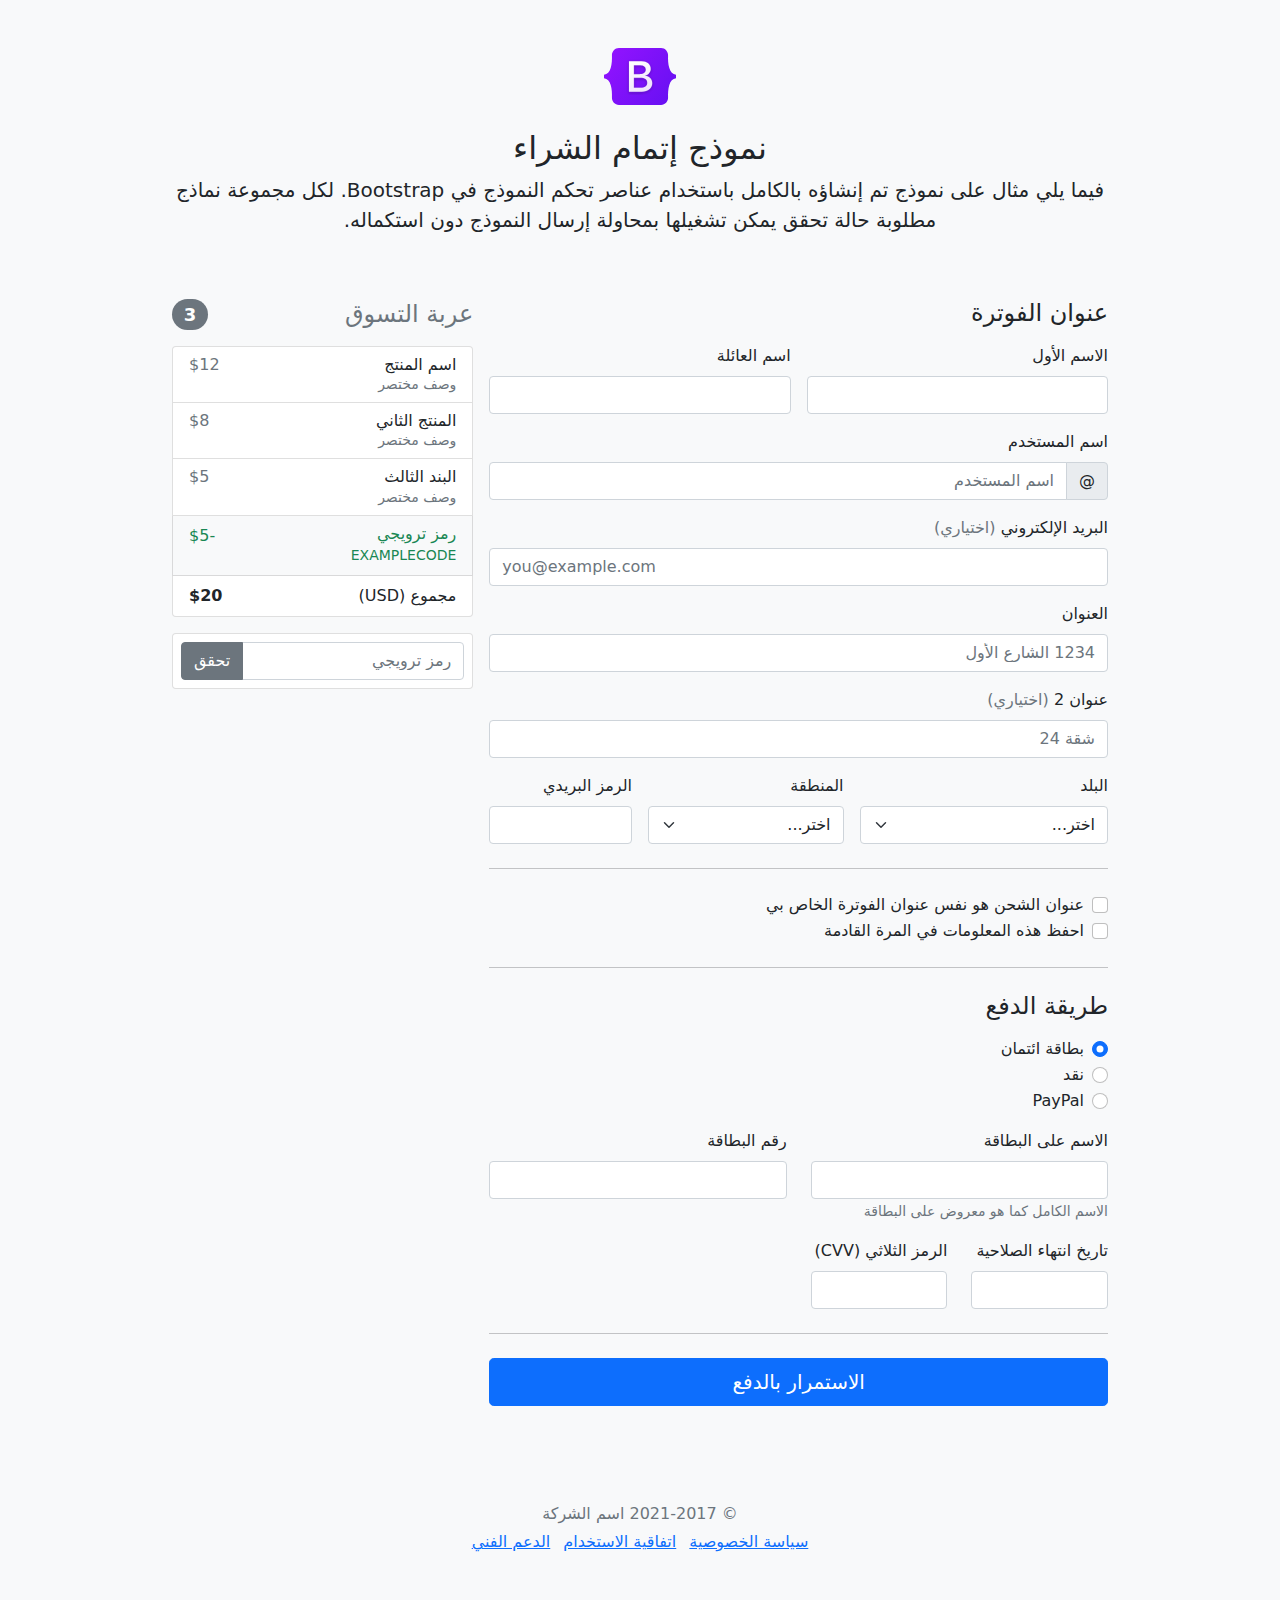
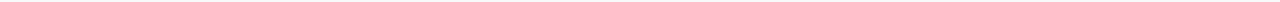
<file: bootstrap-5.1.3-examples/bootstrap-5.1.3-examples/checkout-rtl/index.html>
<!doctype html>
<html lang="ar" dir="rtl">
  <head>
    <meta charset="utf-8">
    <meta name="viewport" content="width=device-width, initial-scale=1">
    <meta name="description" content="">
    <meta name="author" content="Mark Otto, Jacob Thornton, and Bootstrap contributors">
    <meta name="generator" content="Hugo 0.88.1">
    <title>مثال إتمام الشراء · Bootstrap v5.1</title>

    <link rel="canonical" href="https://getbootstrap.com/docs/5.1/examples/checkout-rtl/">

    

    <!-- Bootstrap core CSS -->
<link href="../assets/dist/css/bootstrap.rtl.min.css" rel="stylesheet">

    <style>
      .bd-placeholder-img {
        font-size: 1.125rem;
        text-anchor: middle;
        -webkit-user-select: none;
        -moz-user-select: none;
        user-select: none;
      }

      @media (min-width: 768px) {
        .bd-placeholder-img-lg {
          font-size: 3.5rem;
        }
      }
    </style>

    
    <!-- Custom styles for this template -->
    <link href="../checkout/form-validation.css" rel="stylesheet">
  </head>
  <body class="bg-light">
    
<div class="container">
  <main>
    <div class="py-5 text-center">
      <img class="d-block mx-auto mb-4" src="../assets/brand/bootstrap-logo.svg" alt="" width="72" height="57">
      <h2>نموذج إتمام الشراء</h2>
      <p class="lead">فيما يلي مثال على نموذج تم إنشاؤه بالكامل باستخدام عناصر تحكم النموذج في Bootstrap. لكل مجموعة نماذج مطلوبة حالة تحقق يمكن تشغيلها بمحاولة إرسال النموذج دون استكماله.</p>
    </div>

    <div class="row g-3">
      <div class="col-md-5 col-lg-4 order-md-last">
        <h4 class="d-flex justify-content-between align-items-center mb-3">
          <span class="text-muted">عربة التسوق</span>
          <span class="badge bg-secondary rounded-pill">3</span>
        </h4>
        <ul class="list-group mb-3">
          <li class="list-group-item d-flex justify-content-between lh-sm">
            <div>
              <h6 class="my-0">اسم المنتج</h6>
              <small class="text-muted">وصف مختصر</small>
            </div>
            <span class="text-muted">$12</span>
          </li>
          <li class="list-group-item d-flex justify-content-between lh-sm">
            <div>
              <h6 class="my-0">المنتج الثاني</h6>
              <small class="text-muted">وصف مختصر</small>
            </div>
            <span class="text-muted">$8</span>
          </li>
          <li class="list-group-item d-flex justify-content-between lh-sm">
            <div>
              <h6 class="my-0">البند الثالث</h6>
              <small class="text-muted">وصف مختصر</small>
            </div>
            <span class="text-muted">$5</span>
          </li>
          <li class="list-group-item d-flex justify-content-between bg-light">
            <div class="text-success">
              <h6 class="my-0">رمز ترويجي</h6>
              <small>EXAMPLECODE</small>
            </div>
            <span class="text-success">-$5</span>
          </li>
          <li class="list-group-item d-flex justify-content-between">
            <span>مجموع (USD)</span>
            <strong>$20</strong>
          </li>
        </ul>

        <form class="card p-2">
          <div class="input-group">
            <input type="text" class="form-control" placeholder="رمز ترويجي">
            <button type="submit" class="btn btn-secondary">تحقق</button>
          </div>
        </form>
      </div>
      <div class="col-md-7 col-lg-8">
        <h4 class="mb-3">عنوان الفوترة</h4>
        <form class="needs-validation" novalidate>
          <div class="row g-3">
            <div class="col-sm-6">
              <label for="firstName" class="form-label">الاسم الأول</label>
              <input type="text" class="form-control" id="firstName" placeholder="" value="" required>
              <div class="invalid-feedback">
                يرجى إدخال اسم أول صحيح.
              </div>
            </div>

            <div class="col-sm-6">
              <label for="lastName" class="form-label">اسم العائلة</label>
              <input type="text" class="form-control" id="lastName" placeholder="" value="" required>
              <div class="invalid-feedback">
                يرجى إدخال اسم عائلة صحيح.
              </div>
            </div>

            <div class="col-12">
              <label for="username" class="form-label">اسم المستخدم</label>
              <div class="input-group has-validation">
                <span class="input-group-text">@</span>
                <input type="text" class="form-control" id="username" placeholder="اسم المستخدم" required>
              <div class="invalid-feedback">
                اسم المستخدم الخاص بك مطلوب.
                </div>
              </div>
            </div>

            <div class="col-12">
              <label for="email" class="form-label">البريد الإلكتروني <span class="text-muted">(اختياري)</span></label>
              <input type="email" class="form-control" id="email" placeholder="you@example.com">
              <div class="invalid-feedback">
                يرجى إدخال عنوان بريد إلكتروني صحيح لتصلكم تحديثات الشحن.
              </div>
            </div>

            <div class="col-12">
              <label for="address" class="form-label">العنوان</label>
              <input type="text" class="form-control" id="address" placeholder="1234 الشارع الأول" required>
              <div class="invalid-feedback">
                يرجى إدخال عنوان الشحن الخاص بك.
              </div>
            </div>

            <div class="col-12">
              <label for="address2" class="form-label">عنوان 2 <span class="text-muted">(اختياري)</span></label>
              <input type="text" class="form-control" id="address2" placeholder="شقة 24">
            </div>

            <div class="col-md-5">
              <label for="country" class="form-label">البلد</label>
              <select class="form-select" id="country" required>
                <option value="">اختر...</option>
                <option>الولايات المتحدة الأمريكية</option>
              </select>
              <div class="invalid-feedback">
                يرجى اختيار بلد صحيح.
              </div>
            </div>

            <div class="col-md-4">
              <label for="state" class="form-label">المنطقة</label>
              <select class="form-select" id="state" required>
                <option value="">اختر...</option>
                <option>كاليفورنيا</option>
              </select>
              <div class="invalid-feedback">
                يرجى اختيار اسم منطقة صحيح.
              </div>
            </div>

            <div class="col-md-3">
              <label for="zip" class="form-label">الرمز البريدي</label>
              <input type="text" class="form-control" id="zip" placeholder="" required>
              <div class="invalid-feedback">
                الرمز البريدي مطلوب.
              </div>
            </div>
          </div>

          <hr class="my-4">

          <div class="form-check">
            <input type="checkbox" class="form-check-input" id="same-address">
            <label class="form-check-label" for="same-address">عنوان الشحن هو نفس عنوان الفوترة الخاص بي</label>
          </div>

          <div class="form-check">
            <input type="checkbox" class="form-check-input" id="save-info">
            <label class="form-check-label" for="save-info">احفظ هذه المعلومات في المرة القادمة</label>
          </div>

          <hr class="my-4">

          <h4 class="mb-3">طريقة الدفع</h4>

          <div class="my-3">
            <div class="form-check">
              <input id="credit" name="paymentMethod" type="radio" class="form-check-input" checked required>
              <label class="form-check-label" for="credit">بطاقة ائتمان</label>
            </div>
            <div class="form-check">
              <input id="cash" name="paymentMethod" type="radio" class="form-check-input" required>
              <label class="form-check-label" for="cash">نقد</label>
            </div>
            <div class="form-check">
              <input id="paypal" name="paymentMethod" type="radio" class="form-check-input" required>
              <label class="form-check-label" for="paypal">PayPal</label>
            </div>
          </div>

          <div class="row gy-3">
            <div class="col-md-6">
              <label for="cc-name" class="form-label">الاسم على البطاقة</label>
              <input type="text" class="form-control" id="cc-name" placeholder="" required>
              <small class="text-muted">الاسم الكامل كما هو معروض على البطاقة</small>
              <div class="invalid-feedback">
                الاسم على البطاقة مطلوب
              </div>
            </div>

            <div class="col-md-6">
              <label for="cc-number" class="form-label">رقم البطاقة</label>
              <input type="text" class="form-control" id="cc-number" placeholder="" required>
              <div class="invalid-feedback">
                رقم بطاقة الائتمان مطلوب
              </div>
            </div>

            <div class="col-md-3">
              <label for="cc-expiration" class="form-label">تاريخ انتهاء الصلاحية</label>
              <input type="text" class="form-control" id="cc-expiration" placeholder="" required>
              <div class="invalid-feedback">
                تاريخ انتهاء الصلاحية مطلوب
              </div>
            </div>

            <div class="col-md-3">
              <label for="cc-cvv" class="form-label">الرمز الثلاثي (CVV)</label>
              <input type="text" class="form-control" id="cc-cvv" placeholder="" required>
              <div class="invalid-feedback">
                رمز الحماية مطلوب
              </div>
            </div>
          </div>

          <hr class="my-4">

          <button class="w-100 btn btn-primary btn-lg" type="submit">الاستمرار بالدفع</button>
        </form>
      </div>
    </div>
  </main>
  <footer class="my-5 pt-5 text-muted text-center text-small">
    <p class="mb-1">&copy; 2021-2017 اسم الشركة</p>
    <ul class="list-inline">
      <li class="list-inline-item"><a href="#">سياسة الخصوصية</a></li>
      <li class="list-inline-item"><a href="#">اتفاقية الاستخدام</a></li>
      <li class="list-inline-item"><a href="#">الدعم الفني</a></li>
    </ul>
  </footer>
</div>


    <script src="../assets/dist/js/bootstrap.bundle.min.js"></script>

      <script src="../checkout/form-validation.js"></script>
  </body>
</html>
</file>
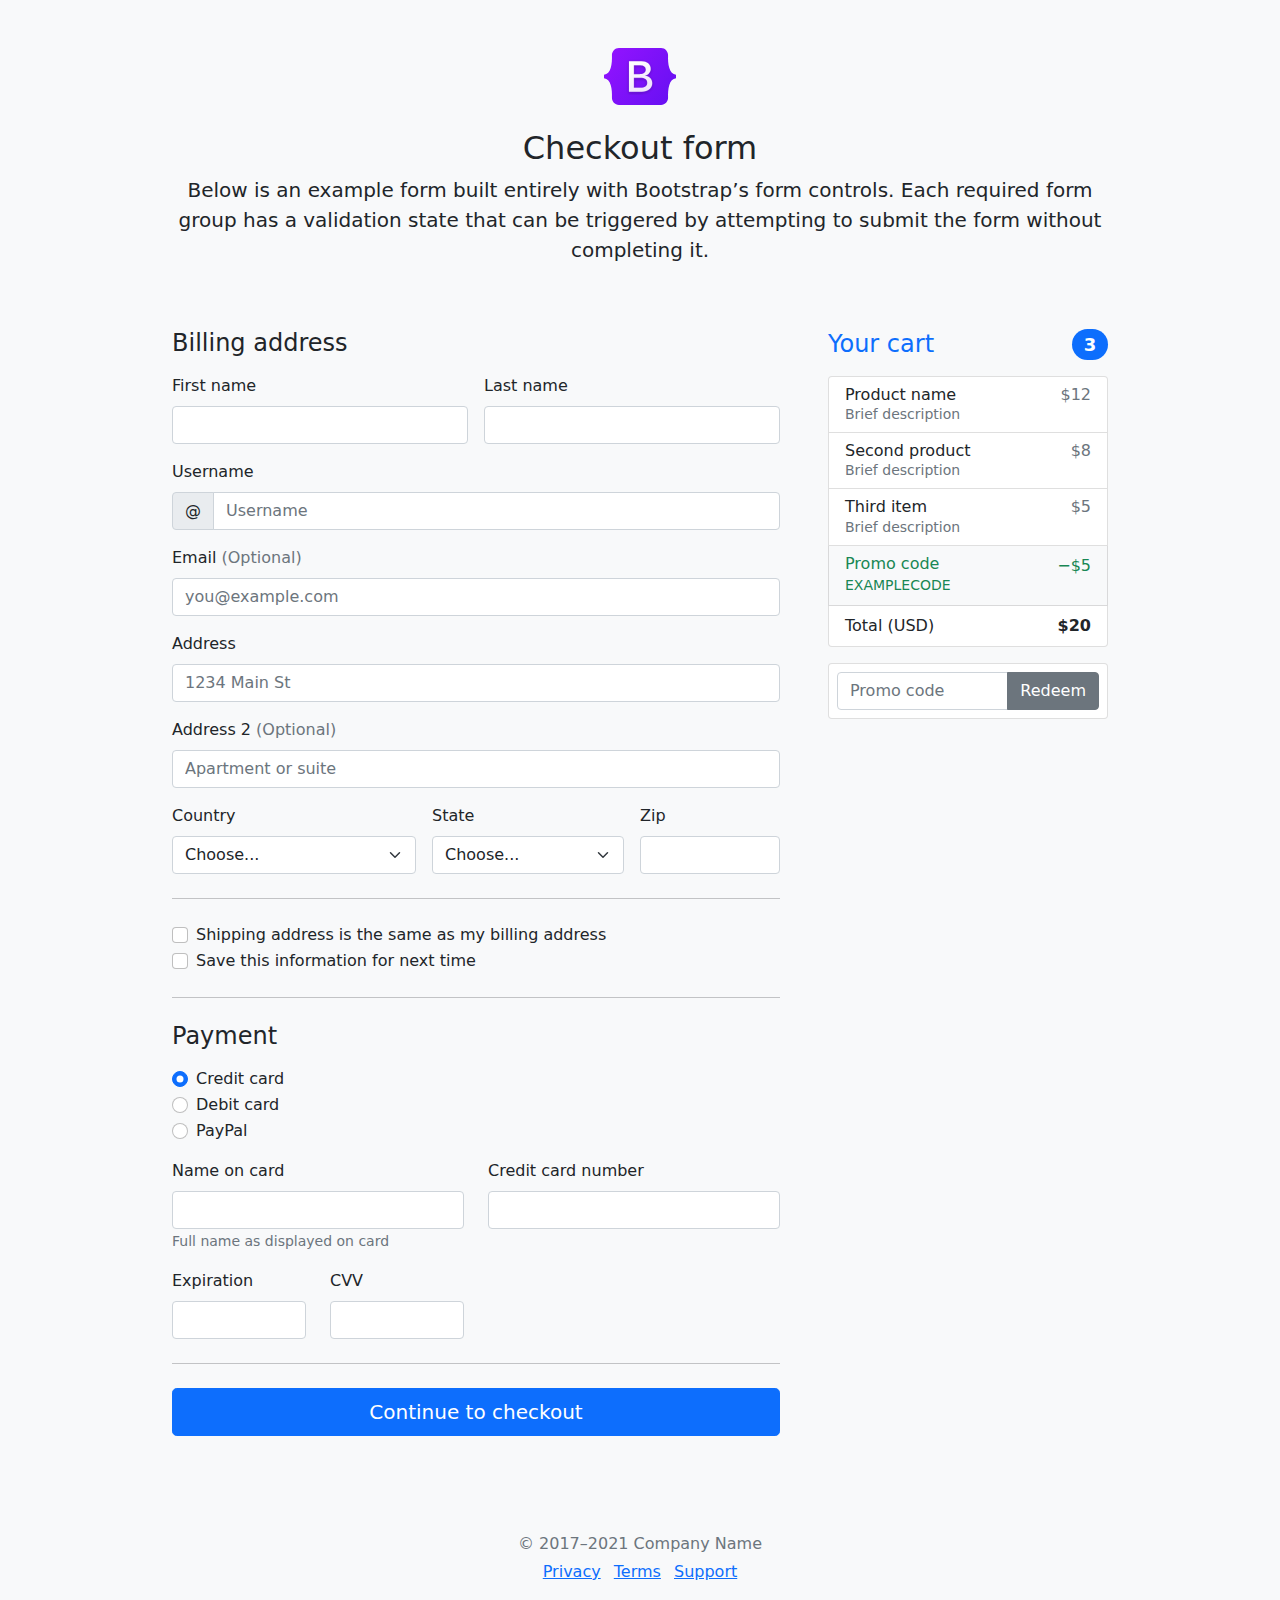
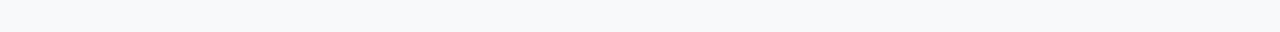
<file: bootstrap-5.1.3-examples/bootstrap-5.1.3-examples/checkout/index.html>
<!doctype html>
<html lang="en">
  <head>
    <meta charset="utf-8">
    <meta name="viewport" content="width=device-width, initial-scale=1">
    <meta name="description" content="">
    <meta name="author" content="Mark Otto, Jacob Thornton, and Bootstrap contributors">
    <meta name="generator" content="Hugo 0.88.1">
    <title>Checkout example · Bootstrap v5.1</title>

    <link rel="canonical" href="https://getbootstrap.com/docs/5.1/examples/checkout/">

    

    <!-- Bootstrap core CSS -->
<link href="../assets/dist/css/bootstrap.min.css" rel="stylesheet">

    <style>
      .bd-placeholder-img {
        font-size: 1.125rem;
        text-anchor: middle;
        -webkit-user-select: none;
        -moz-user-select: none;
        user-select: none;
      }

      @media (min-width: 768px) {
        .bd-placeholder-img-lg {
          font-size: 3.5rem;
        }
      }
    </style>

    
    <!-- Custom styles for this template -->
    <link href="form-validation.css" rel="stylesheet">
  </head>
  <body class="bg-light">
    
<div class="container">
  <main>
    <div class="py-5 text-center">
      <img class="d-block mx-auto mb-4" src="../assets/brand/bootstrap-logo.svg" alt="" width="72" height="57">
      <h2>Checkout form</h2>
      <p class="lead">Below is an example form built entirely with Bootstrap’s form controls. Each required form group has a validation state that can be triggered by attempting to submit the form without completing it.</p>
    </div>

    <div class="row g-5">
      <div class="col-md-5 col-lg-4 order-md-last">
        <h4 class="d-flex justify-content-between align-items-center mb-3">
          <span class="text-primary">Your cart</span>
          <span class="badge bg-primary rounded-pill">3</span>
        </h4>
        <ul class="list-group mb-3">
          <li class="list-group-item d-flex justify-content-between lh-sm">
            <div>
              <h6 class="my-0">Product name</h6>
              <small class="text-muted">Brief description</small>
            </div>
            <span class="text-muted">$12</span>
          </li>
          <li class="list-group-item d-flex justify-content-between lh-sm">
            <div>
              <h6 class="my-0">Second product</h6>
              <small class="text-muted">Brief description</small>
            </div>
            <span class="text-muted">$8</span>
          </li>
          <li class="list-group-item d-flex justify-content-between lh-sm">
            <div>
              <h6 class="my-0">Third item</h6>
              <small class="text-muted">Brief description</small>
            </div>
            <span class="text-muted">$5</span>
          </li>
          <li class="list-group-item d-flex justify-content-between bg-light">
            <div class="text-success">
              <h6 class="my-0">Promo code</h6>
              <small>EXAMPLECODE</small>
            </div>
            <span class="text-success">−$5</span>
          </li>
          <li class="list-group-item d-flex justify-content-between">
            <span>Total (USD)</span>
            <strong>$20</strong>
          </li>
        </ul>

        <form class="card p-2">
          <div class="input-group">
            <input type="text" class="form-control" placeholder="Promo code">
            <button type="submit" class="btn btn-secondary">Redeem</button>
          </div>
        </form>
      </div>
      <div class="col-md-7 col-lg-8">
        <h4 class="mb-3">Billing address</h4>
        <form class="needs-validation" novalidate>
          <div class="row g-3">
            <div class="col-sm-6">
              <label for="firstName" class="form-label">First name</label>
              <input type="text" class="form-control" id="firstName" placeholder="" value="" required>
              <div class="invalid-feedback">
                Valid first name is required.
              </div>
            </div>

            <div class="col-sm-6">
              <label for="lastName" class="form-label">Last name</label>
              <input type="text" class="form-control" id="lastName" placeholder="" value="" required>
              <div class="invalid-feedback">
                Valid last name is required.
              </div>
            </div>

            <div class="col-12">
              <label for="username" class="form-label">Username</label>
              <div class="input-group has-validation">
                <span class="input-group-text">@</span>
                <input type="text" class="form-control" id="username" placeholder="Username" required>
              <div class="invalid-feedback">
                  Your username is required.
                </div>
              </div>
            </div>

            <div class="col-12">
              <label for="email" class="form-label">Email <span class="text-muted">(Optional)</span></label>
              <input type="email" class="form-control" id="email" placeholder="you@example.com">
              <div class="invalid-feedback">
                Please enter a valid email address for shipping updates.
              </div>
            </div>

            <div class="col-12">
              <label for="address" class="form-label">Address</label>
              <input type="text" class="form-control" id="address" placeholder="1234 Main St" required>
              <div class="invalid-feedback">
                Please enter your shipping address.
              </div>
            </div>

            <div class="col-12">
              <label for="address2" class="form-label">Address 2 <span class="text-muted">(Optional)</span></label>
              <input type="text" class="form-control" id="address2" placeholder="Apartment or suite">
            </div>

            <div class="col-md-5">
              <label for="country" class="form-label">Country</label>
              <select class="form-select" id="country" required>
                <option value="">Choose...</option>
                <option>United States</option>
              </select>
              <div class="invalid-feedback">
                Please select a valid country.
              </div>
            </div>

            <div class="col-md-4">
              <label for="state" class="form-label">State</label>
              <select class="form-select" id="state" required>
                <option value="">Choose...</option>
                <option>California</option>
              </select>
              <div class="invalid-feedback">
                Please provide a valid state.
              </div>
            </div>

            <div class="col-md-3">
              <label for="zip" class="form-label">Zip</label>
              <input type="text" class="form-control" id="zip" placeholder="" required>
              <div class="invalid-feedback">
                Zip code required.
              </div>
            </div>
          </div>

          <hr class="my-4">

          <div class="form-check">
            <input type="checkbox" class="form-check-input" id="same-address">
            <label class="form-check-label" for="same-address">Shipping address is the same as my billing address</label>
          </div>

          <div class="form-check">
            <input type="checkbox" class="form-check-input" id="save-info">
            <label class="form-check-label" for="save-info">Save this information for next time</label>
          </div>

          <hr class="my-4">

          <h4 class="mb-3">Payment</h4>

          <div class="my-3">
            <div class="form-check">
              <input id="credit" name="paymentMethod" type="radio" class="form-check-input" checked required>
              <label class="form-check-label" for="credit">Credit card</label>
            </div>
            <div class="form-check">
              <input id="debit" name="paymentMethod" type="radio" class="form-check-input" required>
              <label class="form-check-label" for="debit">Debit card</label>
            </div>
            <div class="form-check">
              <input id="paypal" name="paymentMethod" type="radio" class="form-check-input" required>
              <label class="form-check-label" for="paypal">PayPal</label>
            </div>
          </div>

          <div class="row gy-3">
            <div class="col-md-6">
              <label for="cc-name" class="form-label">Name on card</label>
              <input type="text" class="form-control" id="cc-name" placeholder="" required>
              <small class="text-muted">Full name as displayed on card</small>
              <div class="invalid-feedback">
                Name on card is required
              </div>
            </div>

            <div class="col-md-6">
              <label for="cc-number" class="form-label">Credit card number</label>
              <input type="text" class="form-control" id="cc-number" placeholder="" required>
              <div class="invalid-feedback">
                Credit card number is required
              </div>
            </div>

            <div class="col-md-3">
              <label for="cc-expiration" class="form-label">Expiration</label>
              <input type="text" class="form-control" id="cc-expiration" placeholder="" required>
              <div class="invalid-feedback">
                Expiration date required
              </div>
            </div>

            <div class="col-md-3">
              <label for="cc-cvv" class="form-label">CVV</label>
              <input type="text" class="form-control" id="cc-cvv" placeholder="" required>
              <div class="invalid-feedback">
                Security code required
              </div>
            </div>
          </div>

          <hr class="my-4">

          <button class="w-100 btn btn-primary btn-lg" type="submit">Continue to checkout</button>
        </form>
      </div>
    </div>
  </main>

  <footer class="my-5 pt-5 text-muted text-center text-small">
    <p class="mb-1">&copy; 2017–2021 Company Name</p>
    <ul class="list-inline">
      <li class="list-inline-item"><a href="#">Privacy</a></li>
      <li class="list-inline-item"><a href="#">Terms</a></li>
      <li class="list-inline-item"><a href="#">Support</a></li>
    </ul>
  </footer>
</div>


    <script src="../assets/dist/js/bootstrap.bundle.min.js"></script>

      <script src="form-validation.js"></script>
  </body>
</html>
</file>
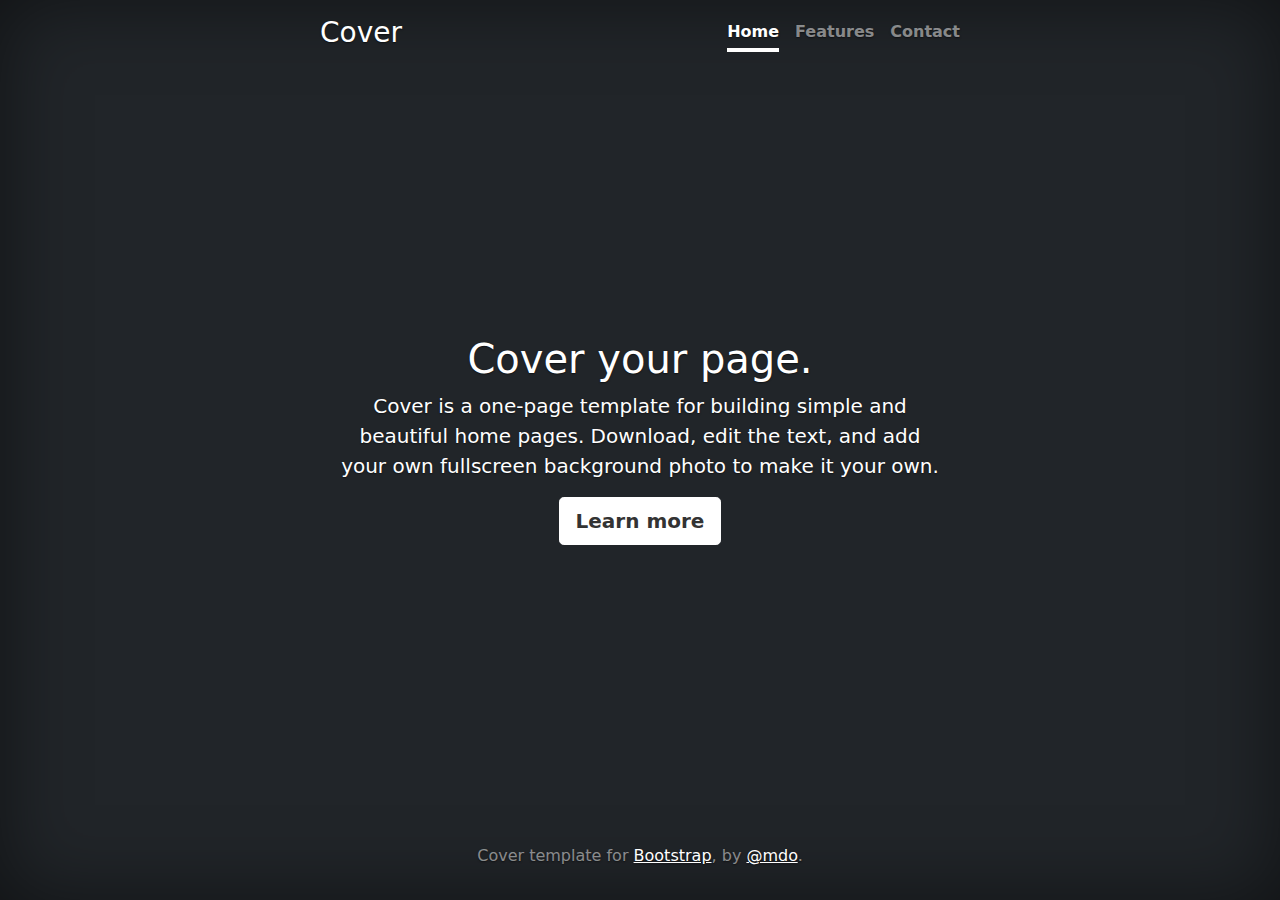
<file: bootstrap-5.1.3-examples/bootstrap-5.1.3-examples/cover/index.html>
<!doctype html>
<html lang="en" class="h-100">
  <head>
    <meta charset="utf-8">
    <meta name="viewport" content="width=device-width, initial-scale=1">
    <meta name="description" content="">
    <meta name="author" content="Mark Otto, Jacob Thornton, and Bootstrap contributors">
    <meta name="generator" content="Hugo 0.88.1">
    <title>Cover Template · Bootstrap v5.1</title>

    <link rel="canonical" href="https://getbootstrap.com/docs/5.1/examples/cover/">

    

    <!-- Bootstrap core CSS -->
<link href="../assets/dist/css/bootstrap.min.css" rel="stylesheet">

    <style>
      .bd-placeholder-img {
        font-size: 1.125rem;
        text-anchor: middle;
        -webkit-user-select: none;
        -moz-user-select: none;
        user-select: none;
      }

      @media (min-width: 768px) {
        .bd-placeholder-img-lg {
          font-size: 3.5rem;
        }
      }
    </style>

    
    <!-- Custom styles for this template -->
    <link href="cover.css" rel="stylesheet">
  </head>
  <body class="d-flex h-100 text-center text-white bg-dark">
    
<div class="cover-container d-flex w-100 h-100 p-3 mx-auto flex-column">
  <header class="mb-auto">
    <div>
      <h3 class="float-md-start mb-0">Cover</h3>
      <nav class="nav nav-masthead justify-content-center float-md-end">
        <a class="nav-link active" aria-current="page" href="#">Home</a>
        <a class="nav-link" href="#">Features</a>
        <a class="nav-link" href="#">Contact</a>
      </nav>
    </div>
  </header>

  <main class="px-3">
    <h1>Cover your page.</h1>
    <p class="lead">Cover is a one-page template for building simple and beautiful home pages. Download, edit the text, and add your own fullscreen background photo to make it your own.</p>
    <p class="lead">
      <a href="#" class="btn btn-lg btn-secondary fw-bold border-white bg-white">Learn more</a>
    </p>
  </main>

  <footer class="mt-auto text-white-50">
    <p>Cover template for <a href="https://getbootstrap.com/" class="text-white">Bootstrap</a>, by <a href="https://twitter.com/mdo" class="text-white">@mdo</a>.</p>
  </footer>
</div>


    
  </body>
</html>
</file>
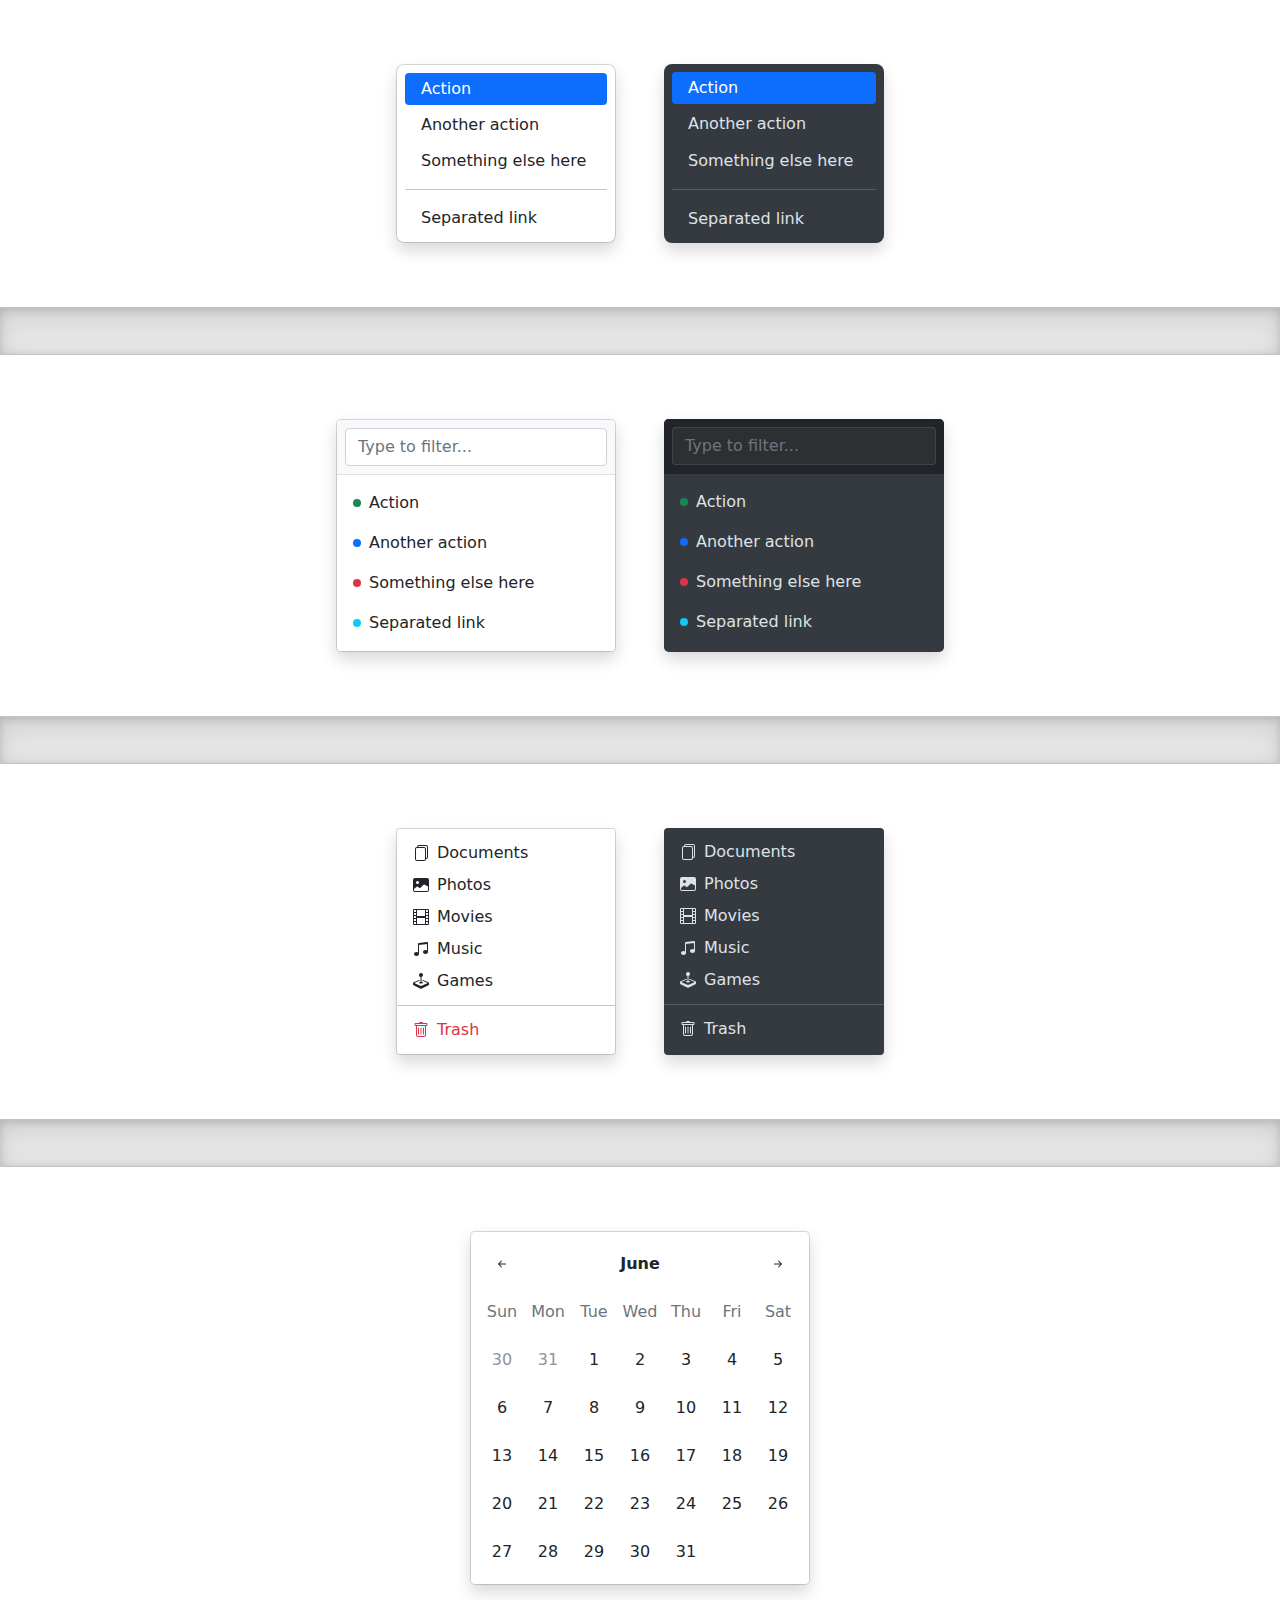
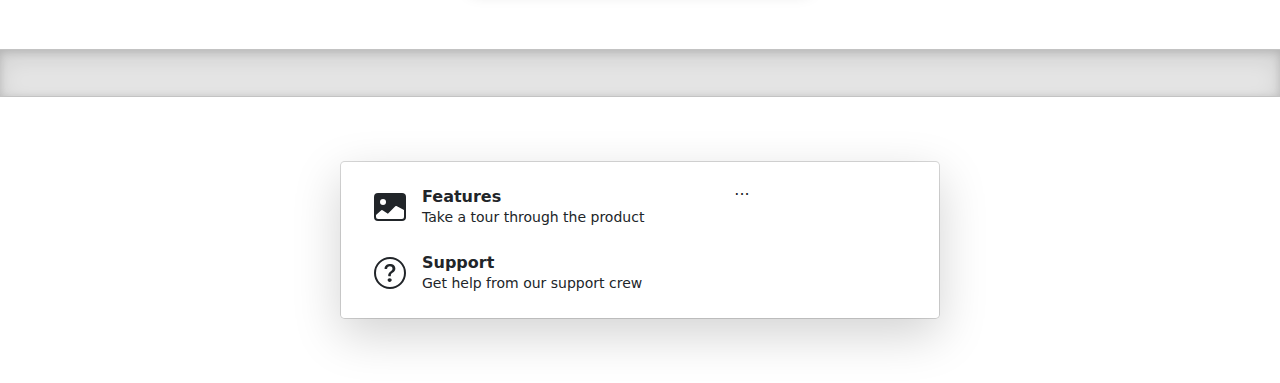
<file: bootstrap-5.1.3-examples/bootstrap-5.1.3-examples/dropdowns/index.html>
<!doctype html>
<html lang="en">
  <head>
    <meta charset="utf-8">
    <meta name="viewport" content="width=device-width, initial-scale=1">
    <meta name="description" content="">
    <meta name="author" content="Mark Otto, Jacob Thornton, and Bootstrap contributors">
    <meta name="generator" content="Hugo 0.88.1">
    <title>Dropdowns · Bootstrap v5.1</title>

    <link rel="canonical" href="https://getbootstrap.com/docs/5.1/examples/dropdowns/">

    

    <!-- Bootstrap core CSS -->
<link href="../assets/dist/css/bootstrap.min.css" rel="stylesheet">

    <style>
      .bd-placeholder-img {
        font-size: 1.125rem;
        text-anchor: middle;
        -webkit-user-select: none;
        -moz-user-select: none;
        user-select: none;
      }

      @media (min-width: 768px) {
        .bd-placeholder-img-lg {
          font-size: 3.5rem;
        }
      }
    </style>

    
    <!-- Custom styles for this template -->
    <link href="dropdowns.css" rel="stylesheet">
  </head>
  <body>
    
<svg xmlns="http://www.w3.org/2000/svg" style="display: none;">
  <symbol id="bootstrap" viewBox="0 0 118 94">
    <title>Bootstrap</title>
    <path fill-rule="evenodd" clip-rule="evenodd" d="M24.509 0c-6.733 0-11.715 5.893-11.492 12.284.214 6.14-.064 14.092-2.066 20.577C8.943 39.365 5.547 43.485 0 44.014v5.972c5.547.529 8.943 4.649 10.951 11.153 2.002 6.485 2.28 14.437 2.066 20.577C12.794 88.106 17.776 94 24.51 94H93.5c6.733 0 11.714-5.893 11.491-12.284-.214-6.14.064-14.092 2.066-20.577 2.009-6.504 5.396-10.624 10.943-11.153v-5.972c-5.547-.529-8.934-4.649-10.943-11.153-2.002-6.484-2.28-14.437-2.066-20.577C105.214 5.894 100.233 0 93.5 0H24.508zM80 57.863C80 66.663 73.436 72 62.543 72H44a2 2 0 01-2-2V24a2 2 0 012-2h18.437c9.083 0 15.044 4.92 15.044 12.474 0 5.302-4.01 10.049-9.119 10.88v.277C75.317 46.394 80 51.21 80 57.863zM60.521 28.34H49.948v14.934h8.905c6.884 0 10.68-2.772 10.68-7.727 0-4.643-3.264-7.207-9.012-7.207zM49.948 49.2v16.458H60.91c7.167 0 10.964-2.876 10.964-8.281 0-5.406-3.903-8.178-11.425-8.178H49.948z"></path>
  </symbol>

  <symbol id="exclamation-triangle-fill" viewBox="0 0 16 16">
    <path d="M8.982 1.566a1.13 1.13 0 0 0-1.96 0L.165 13.233c-.457.778.091 1.767.98 1.767h13.713c.889 0 1.438-.99.98-1.767L8.982 1.566zM8 5c.535 0 .954.462.9.995l-.35 3.507a.552.552 0 0 1-1.1 0L7.1 5.995A.905.905 0 0 1 8 5zm.002 6a1 1 0 1 1 0 2 1 1 0 0 1 0-2z"/>
  </symbol>

  <symbol id="check2" viewBox="0 0 16 16">
    <path d="M13.854 3.646a.5.5 0 0 1 0 .708l-7 7a.5.5 0 0 1-.708 0l-3.5-3.5a.5.5 0 1 1 .708-.708L6.5 10.293l6.646-6.647a.5.5 0 0 1 .708 0z"/>
  </symbol>

  <symbol id="check2-circle" viewBox="0 0 16 16">
    <path d="M2.5 8a5.5 5.5 0 0 1 8.25-4.764.5.5 0 0 0 .5-.866A6.5 6.5 0 1 0 14.5 8a.5.5 0 0 0-1 0 5.5 5.5 0 1 1-11 0z"/>
    <path d="M15.354 3.354a.5.5 0 0 0-.708-.708L8 9.293 5.354 6.646a.5.5 0 1 0-.708.708l3 3a.5.5 0 0 0 .708 0l7-7z"/>
  </symbol>

  <symbol id="bookmark-star" viewBox="0 0 16 16">
    <path d="M7.84 4.1a.178.178 0 0 1 .32 0l.634 1.285a.178.178 0 0 0 .134.098l1.42.206c.145.021.204.2.098.303L9.42 6.993a.178.178 0 0 0-.051.158l.242 1.414a.178.178 0 0 1-.258.187l-1.27-.668a.178.178 0 0 0-.165 0l-1.27.668a.178.178 0 0 1-.257-.187l.242-1.414a.178.178 0 0 0-.05-.158l-1.03-1.001a.178.178 0 0 1 .098-.303l1.42-.206a.178.178 0 0 0 .134-.098L7.84 4.1z"/>
    <path d="M2 2a2 2 0 0 1 2-2h8a2 2 0 0 1 2 2v13.5a.5.5 0 0 1-.777.416L8 13.101l-5.223 2.815A.5.5 0 0 1 2 15.5V2zm2-1a1 1 0 0 0-1 1v12.566l4.723-2.482a.5.5 0 0 1 .554 0L13 14.566V2a1 1 0 0 0-1-1H4z"/>
  </symbol>

  <symbol id="grid-fill" viewBox="0 0 16 16">
    <path d="M1 2.5A1.5 1.5 0 0 1 2.5 1h3A1.5 1.5 0 0 1 7 2.5v3A1.5 1.5 0 0 1 5.5 7h-3A1.5 1.5 0 0 1 1 5.5v-3zm8 0A1.5 1.5 0 0 1 10.5 1h3A1.5 1.5 0 0 1 15 2.5v3A1.5 1.5 0 0 1 13.5 7h-3A1.5 1.5 0 0 1 9 5.5v-3zm-8 8A1.5 1.5 0 0 1 2.5 9h3A1.5 1.5 0 0 1 7 10.5v3A1.5 1.5 0 0 1 5.5 15h-3A1.5 1.5 0 0 1 1 13.5v-3zm8 0A1.5 1.5 0 0 1 10.5 9h3a1.5 1.5 0 0 1 1.5 1.5v3a1.5 1.5 0 0 1-1.5 1.5h-3A1.5 1.5 0 0 1 9 13.5v-3z"/>
  </symbol>

  <symbol id="stars" viewBox="0 0 16 16">
    <path d="M7.657 6.247c.11-.33.576-.33.686 0l.645 1.937a2.89 2.89 0 0 0 1.829 1.828l1.936.645c.33.11.33.576 0 .686l-1.937.645a2.89 2.89 0 0 0-1.828 1.829l-.645 1.936a.361.361 0 0 1-.686 0l-.645-1.937a2.89 2.89 0 0 0-1.828-1.828l-1.937-.645a.361.361 0 0 1 0-.686l1.937-.645a2.89 2.89 0 0 0 1.828-1.828l.645-1.937zM3.794 1.148a.217.217 0 0 1 .412 0l.387 1.162c.173.518.579.924 1.097 1.097l1.162.387a.217.217 0 0 1 0 .412l-1.162.387A1.734 1.734 0 0 0 4.593 5.69l-.387 1.162a.217.217 0 0 1-.412 0L3.407 5.69A1.734 1.734 0 0 0 2.31 4.593l-1.162-.387a.217.217 0 0 1 0-.412l1.162-.387A1.734 1.734 0 0 0 3.407 2.31l.387-1.162zM10.863.099a.145.145 0 0 1 .274 0l.258.774c.115.346.386.617.732.732l.774.258a.145.145 0 0 1 0 .274l-.774.258a1.156 1.156 0 0 0-.732.732l-.258.774a.145.145 0 0 1-.274 0l-.258-.774a1.156 1.156 0 0 0-.732-.732L9.1 2.137a.145.145 0 0 1 0-.274l.774-.258c.346-.115.617-.386.732-.732L10.863.1z"/>
  </symbol>

  <symbol id="film" viewBox="0 0 16 16">
    <path d="M0 1a1 1 0 0 1 1-1h14a1 1 0 0 1 1 1v14a1 1 0 0 1-1 1H1a1 1 0 0 1-1-1V1zm4 0v6h8V1H4zm8 8H4v6h8V9zM1 1v2h2V1H1zm2 3H1v2h2V4zM1 7v2h2V7H1zm2 3H1v2h2v-2zm-2 3v2h2v-2H1zM15 1h-2v2h2V1zm-2 3v2h2V4h-2zm2 3h-2v2h2V7zm-2 3v2h2v-2h-2zm2 3h-2v2h2v-2z"/>
  </symbol>

  <symbol id="joystick" viewBox="0 0 16 16">
    <path d="M10 2a2 2 0 0 1-1.5 1.937v5.087c.863.083 1.5.377 1.5.726 0 .414-.895.75-2 .75s-2-.336-2-.75c0-.35.637-.643 1.5-.726V3.937A2 2 0 1 1 10 2z"/>
    <path d="M0 9.665v1.717a1 1 0 0 0 .553.894l6.553 3.277a2 2 0 0 0 1.788 0l6.553-3.277a1 1 0 0 0 .553-.894V9.665c0-.1-.06-.19-.152-.23L9.5 6.715v.993l5.227 2.178a.125.125 0 0 1 .001.23l-5.94 2.546a2 2 0 0 1-1.576 0l-5.94-2.546a.125.125 0 0 1 .001-.23L6.5 7.708l-.013-.988L.152 9.435a.25.25 0 0 0-.152.23z"/>
  </symbol>

  <symbol id="music-note-beamed" viewBox="0 0 16 16">
    <path d="M6 13c0 1.105-1.12 2-2.5 2S1 14.105 1 13c0-1.104 1.12-2 2.5-2s2.5.896 2.5 2zm9-2c0 1.105-1.12 2-2.5 2s-2.5-.895-2.5-2 1.12-2 2.5-2 2.5.895 2.5 2z"/>
    <path fill-rule="evenodd" d="M14 11V2h1v9h-1zM6 3v10H5V3h1z"/>
    <path d="M5 2.905a1 1 0 0 1 .9-.995l8-.8a1 1 0 0 1 1.1.995V3L5 4V2.905z"/>
  </symbol>

  <symbol id="files" viewBox="0 0 16 16">
    <path d="M13 0H6a2 2 0 0 0-2 2 2 2 0 0 0-2 2v10a2 2 0 0 0 2 2h7a2 2 0 0 0 2-2 2 2 0 0 0 2-2V2a2 2 0 0 0-2-2zm0 13V4a2 2 0 0 0-2-2H5a1 1 0 0 1 1-1h7a1 1 0 0 1 1 1v10a1 1 0 0 1-1 1zM3 4a1 1 0 0 1 1-1h7a1 1 0 0 1 1 1v10a1 1 0 0 1-1 1H4a1 1 0 0 1-1-1V4z"/>
  </symbol>

  <symbol id="image-fill" viewBox="0 0 16 16">
    <path d="M.002 3a2 2 0 0 1 2-2h12a2 2 0 0 1 2 2v10a2 2 0 0 1-2 2h-12a2 2 0 0 1-2-2V3zm1 9v1a1 1 0 0 0 1 1h12a1 1 0 0 0 1-1V9.5l-3.777-1.947a.5.5 0 0 0-.577.093l-3.71 3.71-2.66-1.772a.5.5 0 0 0-.63.062L1.002 12zm5-6.5a1.5 1.5 0 1 0-3 0 1.5 1.5 0 0 0 3 0z"/>
  </symbol>

  <symbol id="trash" viewBox="0 0 16 16">
    <path d="M5.5 5.5A.5.5 0 0 1 6 6v6a.5.5 0 0 1-1 0V6a.5.5 0 0 1 .5-.5zm2.5 0a.5.5 0 0 1 .5.5v6a.5.5 0 0 1-1 0V6a.5.5 0 0 1 .5-.5zm3 .5a.5.5 0 0 0-1 0v6a.5.5 0 0 0 1 0V6z"/>
    <path fill-rule="evenodd" d="M14.5 3a1 1 0 0 1-1 1H13v9a2 2 0 0 1-2 2H5a2 2 0 0 1-2-2V4h-.5a1 1 0 0 1-1-1V2a1 1 0 0 1 1-1H6a1 1 0 0 1 1-1h2a1 1 0 0 1 1 1h3.5a1 1 0 0 1 1 1v1zM4.118 4 4 4.059V13a1 1 0 0 0 1 1h6a1 1 0 0 0 1-1V4.059L11.882 4H4.118zM2.5 3V2h11v1h-11z"/>
  </symbol>

  <symbol id="question-circle" viewBox="0 0 16 16">
    <path d="M8 15A7 7 0 1 1 8 1a7 7 0 0 1 0 14zm0 1A8 8 0 1 0 8 0a8 8 0 0 0 0 16z"/>
    <path d="M5.255 5.786a.237.237 0 0 0 .241.247h.825c.138 0 .248-.113.266-.25.09-.656.54-1.134 1.342-1.134.686 0 1.314.343 1.314 1.168 0 .635-.374.927-.965 1.371-.673.489-1.206 1.06-1.168 1.987l.003.217a.25.25 0 0 0 .25.246h.811a.25.25 0 0 0 .25-.25v-.105c0-.718.273-.927 1.01-1.486.609-.463 1.244-.977 1.244-2.056 0-1.511-1.276-2.241-2.673-2.241-1.267 0-2.655.59-2.75 2.286zm1.557 5.763c0 .533.425.927 1.01.927.609 0 1.028-.394 1.028-.927 0-.552-.42-.94-1.029-.94-.584 0-1.009.388-1.009.94z"/>
  </symbol>

  <symbol id="arrow-left-short" viewBox="0 0 16 16">
    <path fill-rule="evenodd" d="M12 8a.5.5 0 0 1-.5.5H5.707l2.147 2.146a.5.5 0 0 1-.708.708l-3-3a.5.5 0 0 1 0-.708l3-3a.5.5 0 1 1 .708.708L5.707 7.5H11.5a.5.5 0 0 1 .5.5z"/>
  </symbol>

  <symbol id="arrow-right-short" viewBox="0 0 16 16">
    <path fill-rule="evenodd" d="M4 8a.5.5 0 0 1 .5-.5h5.793L8.146 5.354a.5.5 0 1 1 .708-.708l3 3a.5.5 0 0 1 0 .708l-3 3a.5.5 0 0 1-.708-.708L10.293 8.5H4.5A.5.5 0 0 1 4 8z"/>
  </symbol>
</svg>

<div class="d-flex gap-5 justify-content-center" id="dropdownMacos">
  <ul class="dropdown-menu dropdown-menu-macos mx-0 shadow" style="width: 220px;">
    <li><a class="dropdown-item active" href="#">Action</a></li>
    <li><a class="dropdown-item" href="#">Another action</a></li>
    <li><a class="dropdown-item" href="#">Something else here</a></li>
    <li><hr class="dropdown-divider"></li>
    <li><a class="dropdown-item" href="#">Separated link</a></li>
  </ul>
  <ul class="dropdown-menu dropdown-menu-dark dropdown-menu-macos mx-0 border-0 shadow" style="width: 220px;">
    <li><a class="dropdown-item active" href="#">Action</a></li>
    <li><a class="dropdown-item" href="#">Another action</a></li>
    <li><a class="dropdown-item" href="#">Something else here</a></li>
    <li><hr class="dropdown-divider"></li>
    <li><a class="dropdown-item" href="#">Separated link</a></li>
  </ul>
</div>

<div class="b-example-divider"></div>


<div class="d-flex gap-5 justify-content-center" id="dropdownFilter">
  <div class="dropdown-menu pt-0 mx-0 rounded-3 shadow overflow-hidden" style="width: 280px;">
    <form class="p-2 mb-2 bg-light border-bottom">
      <input type="search" class="form-control" autocomplete="false" placeholder="Type to filter...">
    </form>
    <ul class="list-unstyled mb-0">
      <li><a class="dropdown-item d-flex align-items-center gap-2 py-2" href="#">
        <span class="d-inline-block bg-success rounded-circle" style="width: .5em; height: .5em;"></span>
        Action
      </a></li>
      <li><a class="dropdown-item d-flex align-items-center gap-2 py-2" href="#">
        <span class="d-inline-block bg-primary rounded-circle" style="width: .5em; height: .5em;"></span>
        Another action
      </a></li>
      <li><a class="dropdown-item d-flex align-items-center gap-2 py-2" href="#">
        <span class="d-inline-block bg-danger rounded-circle" style="width: .5em; height: .5em;"></span>
        Something else here
      </a></li>
      <li><a class="dropdown-item d-flex align-items-center gap-2 py-2" href="#">
        <span class="d-inline-block bg-info rounded-circle" style="width: .5em; height: .5em;"></span>
        Separated link
      </a></li>
    </ul>
  </div>

  <div class="dropdown-menu dropdown-menu-dark border-0 pt-0 mx-0 rounded-3 shadow overflow-hidden" style="width: 280px;">
    <form class="p-2 mb-2 bg-dark border-bottom border-dark">
      <input type="search" class="form-control form-control-dark" autocomplete="false" placeholder="Type to filter...">
    </form>
    <ul class="list-unstyled mb-0">
      <li><a class="dropdown-item d-flex align-items-center gap-2 py-2" href="#">
        <span class="d-inline-block bg-success rounded-circle" style="width: .5em; height: .5em;"></span>
        Action
      </a></li>
      <li><a class="dropdown-item d-flex align-items-center gap-2 py-2" href="#">
        <span class="d-inline-block bg-primary rounded-circle" style="width: .5em; height: .5em;"></span>
        Another action
      </a></li>
      <li><a class="dropdown-item d-flex align-items-center gap-2 py-2" href="#">
        <span class="d-inline-block bg-danger rounded-circle" style="width: .5em; height: .5em;"></span>
        Something else here
      </a></li>
      <li><a class="dropdown-item d-flex align-items-center gap-2 py-2" href="#">
        <span class="d-inline-block bg-info rounded-circle" style="width: .5em; height: .5em;"></span>
        Separated link
      </a></li>
    </ul>
  </div>
</div>

<div class="b-example-divider"></div>

<div class="d-flex gap-5 justify-content-center" id="dropdownIcons">
  <ul class="dropdown-menu mx-0 shadow" style="width: 220px;">
    <li>
      <a class="dropdown-item d-flex gap-2 align-items-center" href="#">
        <svg class="bi" width="16" height="16"><use xlink:href="#files"/></svg>
        Documents
      </a>
    </li>
    <li>
      <a class="dropdown-item d-flex gap-2 align-items-center" href="#">
        <svg class="bi" width="16" height="16"><use xlink:href="#image-fill"/></svg>
        Photos
      </a>
    </li>
    <li>
      <a class="dropdown-item d-flex gap-2 align-items-center" href="#">
        <svg class="bi" width="16" height="16"><use xlink:href="#film"/></svg>
        Movies
      </a>
    </li>
    <li>
      <a class="dropdown-item d-flex gap-2 align-items-center" href="#">
        <svg class="bi" width="16" height="16"><use xlink:href="#music-note-beamed"/></svg>
        Music
      </a>
    </li>
    <li>
      <a class="dropdown-item d-flex gap-2 align-items-center" href="#">
        <svg class="bi" width="16" height="16"><use xlink:href="#joystick"/></svg>
        Games
      </a>
    </li>
    <li><hr class="dropdown-divider"></li>
    <li>
      <a class="dropdown-item dropdown-item-danger d-flex gap-2 align-items-center" href="#">
        <svg class="bi" width="16" height="16"><use xlink:href="#trash"/></svg>
        Trash
      </a>
    </li>
  </ul>
  <ul class="dropdown-menu dropdown-menu-dark mx-0 border-0 shadow" style="width: 220px;">
    <li>
      <a class="dropdown-item d-flex gap-2 align-items-center" href="#">
        <svg class="bi" width="16" height="16"><use xlink:href="#files"/></svg>
        Documents
      </a>
    </li>
    <li>
      <a class="dropdown-item d-flex gap-2 align-items-center" href="#">
        <svg class="bi" width="16" height="16"><use xlink:href="#image-fill"/></svg>
        Photos
      </a>
    </li>
    <li>
      <a class="dropdown-item d-flex gap-2 align-items-center" href="#">
        <svg class="bi" width="16" height="16"><use xlink:href="#film"/></svg>
        Movies
      </a>
    </li>
    <li>
      <a class="dropdown-item d-flex gap-2 align-items-center" href="#">
        <svg class="bi" width="16" height="16"><use xlink:href="#music-note-beamed"/></svg>
        Music
      </a>
    </li>
    <li>
      <a class="dropdown-item d-flex gap-2 align-items-center" href="#">
        <svg class="bi" width="16" height="16"><use xlink:href="#joystick"/></svg>
        Games
      </a>
    </li>
    <li><hr class="dropdown-divider"></li>
    <li>
      <a class="dropdown-item d-flex gap-2 align-items-center" href="#">
        <svg class="bi" width="16" height="16"><use xlink:href="#trash"/></svg>
        Trash
      </a>
    </li>
  </ul>
</div>

<div class="b-example-divider"></div>

<div class="dropdown-menu p-2 shadow rounded-3" style="width: 340px" id="dropdownCalendar">
  <div class="d-grid gap-1">
    <div class="cal">
      <div class="cal-month">
        <button class="btn cal-btn" type="button">
          <svg class="bi" width="16" height="16"><use xlink:href="#arrow-left-short"/></svg>
        </button>
        <strong class="cal-month-name">June</strong>
        <select class="form-select cal-month-name d-none">
          <option value="January">January</option>
          <option value="February">February</option>
          <option value="March">March</option>
          <option value="April">April</option>
          <option value="May">May</option>
          <option selected value="June">June</option>
          <option value="July">July</option>
          <option value="August">August</option>
          <option value="September">September</option>
          <option value="October">October</option>
          <option value="November">November</option>
          <option value="December">December</option>
        </select>
        <button class="btn cal-btn" type="button">
          <svg class="bi" width="16" height="16"><use xlink:href="#arrow-right-short"/></svg>
        </button>
      </div>
      <div class="cal-weekdays text-muted">
        <div class="cal-weekday">Sun</div>
        <div class="cal-weekday">Mon</div>
        <div class="cal-weekday">Tue</div>
        <div class="cal-weekday">Wed</div>
        <div class="cal-weekday">Thu</div>
        <div class="cal-weekday">Fri</div>
        <div class="cal-weekday">Sat</div>
      </div>
      <div class="cal-days">
        <button class="btn cal-btn" disabled type="button">30</button>
        <button class="btn cal-btn" disabled type="button">31</button>

        <button class="btn cal-btn" type="button">1</button>
        <button class="btn cal-btn" type="button">2</button>
        <button class="btn cal-btn" type="button">3</button>
        <button class="btn cal-btn" type="button">4</button>
        <button class="btn cal-btn" type="button">5</button>
        <button class="btn cal-btn" type="button">6</button>
        <button class="btn cal-btn" type="button">7</button>

        <button class="btn cal-btn" type="button">8</button>
        <button class="btn cal-btn" type="button">9</button>
        <button class="btn cal-btn" type="button">10</button>
        <button class="btn cal-btn" type="button">11</button>
        <button class="btn cal-btn" type="button">12</button>
        <button class="btn cal-btn" type="button">13</button>
        <button class="btn cal-btn" type="button">14</button>

        <button class="btn cal-btn" type="button">15</button>
        <button class="btn cal-btn" type="button">16</button>
        <button class="btn cal-btn" type="button">17</button>
        <button class="btn cal-btn" type="button">18</button>
        <button class="btn cal-btn" type="button">19</button>
        <button class="btn cal-btn" type="button">20</button>
        <button class="btn cal-btn" type="button">21</button>

        <button class="btn cal-btn" type="button">22</button>
        <button class="btn cal-btn" type="button">23</button>
        <button class="btn cal-btn" type="button">24</button>
        <button class="btn cal-btn" type="button">25</button>
        <button class="btn cal-btn" type="button">26</button>
        <button class="btn cal-btn" type="button">27</button>
        <button class="btn cal-btn" type="button">28</button>

        <button class="btn cal-btn" type="button">29</button>
        <button class="btn cal-btn" type="button">30</button>
        <button class="btn cal-btn" type="button">31</button>
      </div>
    </div>
  </div>
</div>

<div class="b-example-divider"></div>

<div class="dropdown-menu d-flex align-items-stretch p-3 rounded-3 shadow-lg" style="width: 600px" id="dropdownMega">
  <nav class="d-grid gap-2 col-8">
    <a href="#" class="btn btn-hover-light d-flex align-items-center gap-3 py-2 px-3 lh-sm">
      <svg class="bi" width="32" height="32"><use xlink:href="#image-fill"/></svg>
      <div>
        <strong class="d-block">Features</strong>
        <small>Take a tour through the product</small>
      </div>
    </a>
    <a href="#" class="btn btn-hover-light d-flex align-items-center gap-3 py-2 px-3 lh-sm">
      <svg class="bi" width="32" height="32"><use xlink:href="#question-circle"/></svg>
      <div>
        <strong class="d-block">Support</strong>
        <small>Get help from our support crew</small>
      </div>
    </a>
  </nav>
  <div class="col-4">
    ...
  </div>
</div>

    <script src="../assets/dist/js/bootstrap.bundle.min.js"></script>

      
  </body>
</html>
</file>
<file: css/style.css>
html {
    overflow-x: hidden;
 }
 body {
    font-family: 'Source Sans Pro', sans-serif;
 }

 h1 {
    font-weight: bold;
 }

 h2 {
  font-weight: normal;
 }

 text-white {
  color: #fff;
 }

 h5 {
    font-weight: 600;
 }




:root {
  --color-primary-rocketseat: #67159C;
  --color-secondary-rocketseat: #07D962;
}

a {
    cursor: pointer;
    color: var(--color-primary-rocketseat);
    text-decoration: none;
 }

 a:hover {
    text-decoration:none;
    color: var(--color-secondary-rocketseat);
    opacity: 0.9;
 }

 hr {
    border-top: 5px solid #1abc9c;
    width: 80px;
    padding-bottom: 20px;
 }


 .colour-splash {
    color: #1abc9c;
 }

 .section-primary span {
    color: #1abc9c;
    font-weight: bolder;
    opacity: 1;
 }

 .section-image {
 	background: #151515 url(/images/bg/neonbrand.jpg) no-repeat center center;
    -webkit-background-size: cover;
    -moz-background-size: cover;
    background-size: cover;
    width: 100%;
    height: 100vh;
    position: relative;
    text-align: center;
    color: #fff;
    display:table;
 }

 .img-overlay {
    position: absolute;
    top: 0;
    left: 0;
    width: 100%;
    height: 100%;
    background: #111111;
    opacity: .7;
 }

 .img-overlay-50 {
  position: absolute;
  top: 0;
  left: 0;
  width: 100%;
  height: 100%;

  opacity: .7;
  background-color: rgba(0,0,0,0.5); /* Black background with opacity */
}

 .intro {
    vertical-align: middle;
    text-align: center;
    display:table-cell;
    -webkit-transform: translateY(-2.1rem);
    -ms-transform: translateY(-2.1rem);
    transform: translateY(-2.1rem);
}

.intro .row {
    margin-right: 0;
    margin-left:0;
}

.intro h1 {
    font-size: 84px;
}

.intro h5 {
    color: #1abc9c;
    font-size: 2.3rem;
    margin-bottom: 0;
    text-transform: uppercase;
    letter-spacing: .3rem;
    text-shadow: 0 0 6px rgba(0, 0, 0, 0.2);
}

.section-image span {
    text-transform: uppercase;
    font-size: 1.4em;
    padding: 0 10px;
    font-weight: 100;
}

.section-image h1 {
    margin-top: 0;
}

.section-image p {
    font-weight: lighter;
    opacity: 0.9;
}


.social {
  margin: 0 10px;
  padding-top: 1.3em;
  text-align: center;
  color: #fff;
  font-size: 0.9em;
}

.social a {
  color: white;
  text-decoration:none;
  padding: 2em;
}

.social a:hover{
  opacity: 0.6;
}

.social-footer {
    position: block;
    padding: 15px;
}

.social-footer a {
    color: white;
    text-decoration: none;
    padding: 0.6em;
    font-size: 1.7em;
}

.lnr {
    font-size: 4em !important;
    color:#fff;
 }

section {
    padding-top: 100px;
    padding-bottom: 100px;
}

.profilepic {
    height: 150px;
    width: auto;
    border-radius: 300px;
}

.section-primary p {
    text-align: justify;
}

.section-primary {
    border: #1abc9c;
}

.section-colour {
    background-color: #1abc9c;
    color: #fff;
}

.section-colour p {
    text-align: justify;
}

.section-heading .lead, .section-heading h2 {
    text-align: center;
}

.section-colour {
    border: #fff;
}

.section-colour hr {
    border-top: 5px solid #fff;
 }





.timeline-icon .fa {
    color: white;

    display: flex;
    justify-content: center;
    align-items: center;


}

#skills {
    background: #151515 url(/images/bg/windows.jpg) no-repeat 1px center;
    height: auto;

}




footer {
    display: block;
    position: static;
    bottom: 0;
    background-color: black;
    color: #fff;
    padding: 50px 0;

}

footer p {
    padding: 15px;
    opacity: 0.8;
}


/* EXTRAS ====================== */

 .mouse-icon {
  border: 2px solid #fff;
  border-radius: 16px;
  display: block;
  height: 50px;
  margin: 100px auto;
  position: absolute;
  left: 0;
  right: 0;
  width: 30px;
  z-index: 10;
}

.mouse-icon .scroll {
  animation-delay: 0s;
  animation-duration: 1s;
  animation-iteration-count: infinite;
  animation-name: scrolling;
  animation-play-state: running;
  animation-timing-function: linear;
}
.mouse-icon .scroll {
  background: #fff none repeat scroll 0 0;
  border-radius: 10px;
  height: 10px;
  margin-left: auto;
  margin-right: auto;
  position: relative;
  top: 4px;
  width: 4px;
}
@keyframes scrolling {
0% {
  opacity: 0;
  top: 5px;
}
30% {
  opacity: 1;
  top: 10px;
}
100% {
  opacity: 0;
  top: 25px;
}
}

.pad-xl {
  padding: 200px 0px;
}

.pad-lg {
  padding: 160px 0px;
}

.pad-sm {
  padding: 80px 0px;
}

.pad-xs {
  padding: 30px 0px;
}


@media (max-width: 480px) {
    .social a {
        padding: 0.4em;
        font-size: 0.9em;
    }

    .social-footer {
        text-align: center;
        position:block;
        text-align: center;
    }

    .social-footer a {
        padding: 0.3em;
        font-size: 1.6em;

    }

    .intro-desc {
        font-size: 0.7em;
    }

    .section-image span {
        font-size: 1em;
        padding: 0 1px;

}

    .intro h1 {
        font-size: 50px;
        padding-top: 15px;
    }

    footer {
        text-align: center;
        padding-bottom: 100px;
    }

    #skills {
        background: #151515 url(https://images.unsplash.com/photo-1456983933114-c22026990f4b?dpr=2&auto=format&crop=entropy&fit=crop&w=1280&h=720&q=80) no-repeat center center;
        background-position: top center;

    }
}

@media (max-width: 991px) {
    .social-footer {
        text-align: center;
    }

    footer p {
    text-align: center;
    }

}
</file>
<file: css/timeline.css>
header:after, #timeline .timeline-item:after, header:before, #timeline .timeline-item:before {
  content: '';
  display: block;
  width: 100%;
  clear: both;
}

*, *:before, *:after {
  box-sizing: border-box;
  -webkit-box-sizing: border-box;
  -moz-box-sizing: border-box;
}

body, html {
  height: 100%;
}

body {
  background: #f9f9f9;
  background-size: cover;
  margin: 0;
  padding: 0;
  font-family: helvetica, arial, tahoma, verdana;
  line-height: 20px;
  font-size: 14px;
  color: #726f77;
}

img {
  max-width: 100%;
}

a {
  text-decoration: none;
}

.container {
  max-width: 1100px;
  margin: 0 auto;
}

h1, h2, h3, h4 {
  font-family: "Dosis", arial, tahoma, verdana;
  font-weight: 500;
}

.project-name {
  text-align: center;
  padding: 10px 0;
}

header {
  background: #1abc9c;
  padding: 10px;
  -webkit-box-shadow: 0 3px 3px rgba(0, 0, 0, 0.05);
  -moz-box-shadow: 0 3px 3px rgba(0, 0, 0, 0.05);
  -ms-box-shadow: 0 3px 3px rgba(0, 0, 0, 0.05);
  box-shadow: 0 3px 3px rgba(0, 0, 0, 0.05);
}
header .logo {
  color: #1abc9c;
  float: left;
  font-family: "Dosis", arial, tahoma, verdana;
  font-size: 22px;
  font-weight: 500;
}
header .logo > span {
  color: #f7aaaa;
  font-weight: 300;
}
header .social {
  float: right;
}
header .social .btn {
  font-family: "Dosis";
  font-size: 14px;
  margin: 10px 5px;
}


.timelinedot {
  margin: 13px;
  color:white;
}


#timeline {
  width: 100%;
  margin: 30px auto;
  position: relative;
  padding: 0 10px;
  -webkit-transition: all 0.4s ease;
  -moz-transition: all 0.4s ease;
  -ms-transition: all 0.4s ease;
  transition: all 0.4s ease;
}
#timeline:before {
  content: "";
  width: 3px;
  height: 100%;
  background: #1abc9c;
  left: 50%;
  top: 0;
  position: absolute;
}
#timeline:after {
  content: "";
  clear: both;
  display: table;
  width: 100%;
}
#timeline .timeline-item {
  margin-bottom: 50px;
  position: relative;
}
#timeline .timeline-item .timeline-icon {
  background: #1abc9c;
  width: 50px;
  height: 50px;
  position: absolute;
  top: 0;
  left: 50%;
  overflow: hidden;
  margin-left: -23px;
  -webkit-border-radius: 50%;
  -moz-border-radius: 50%;
  -ms-border-radius: 50%;
  border-radius: 50%;
}
#timeline .timeline-item .timeline-icon svg {
  position: relative;
  top: 14px;
  left: 14px;
}
#timeline .timeline-item .timeline-content {
  width: 45%;
  background: #fff;
  padding: 20px;
  -webkit-box-shadow: 0 3px 0 rgba(0, 0, 0, 0.1);
  -moz-box-shadow: 0 3px 0 rgba(0, 0, 0, 0.1);
  -ms-box-shadow: 0 3px 0 rgba(0, 0, 0, 0.1);
  box-shadow: 0 3px 0 rgba(0, 0, 0, 0.1);
  -webkit-border-radius: 5px;
  -moz-border-radius: 5px;
  -ms-border-radius: 5px;
  border-radius: 5px;
  -webkit-transition: all 0.3s ease;
  -moz-transition: all 0.3s ease;
  -ms-transition: all 0.3s ease;
  transition: all 0.3s ease;
}
#timeline .timeline-item .timeline-content h2 {
  padding: 15px;
  background: #1abc9c;
  color: #fff;
  margin: -20px -20px 0 -20px;
  font-weight: 300;
  -webkit-border-radius: 3px 3px 0 0;
  -moz-border-radius: 3px 3px 0 0;
  -ms-border-radius: 3px 3px 0 0;
  border-radius: 3px 3px 0 0;
}

#timeline .timeline-item .timeline-content p {
  padding-top: 15px;
}

#timeline .timeline-item .timeline-content:before {
  content: '';
  position: absolute;
  left: 45%;
  top: 20px;
  width: 0;
  height: 0;
  border-top: 7px solid transparent;
  border-bottom: 7px solid transparent;
  border-left: 7px solid #1abc9c;
}
#timeline .timeline-item .timeline-content.right {
  float: right;
}
#timeline .timeline-item .timeline-content.right:before {
  content: '';
  right: 45%;
  left: inherit;
  border-left: 0;
  border-right: 7px solid #1abc9c;
}


@media screen and (max-width: 768px) {
  #timeline {
    margin: 30px;
    padding: 0px;
    width: 90%;
  }
  #timeline:before {
    left: 0;
  }
  #timeline .timeline-item .timeline-content {
    width: 90%;
    float: right;
  }
  #timeline .timeline-item .timeline-content:before, #timeline .timeline-item .timeline-content.right:before {
    left: 10%;
    margin-left: -6px;
    border-left: 0;
    border-right: 7px solid #1abc9c;
  }
  #timeline .timeline-item .timeline-icon {
    left: 0;
  }
}
</file>
<file: css/footers.css>
.b-example-divider {
  height: 3rem;
  background-color: rgba(0, 0, 0, .1);
  border: solid rgba(0, 0, 0, .15);
  border-width: 1px 0;
  box-shadow: inset 0 .5em 1.5em rgba(0, 0, 0, .1), inset 0 .125em .5em rgba(0, 0, 0, .15);
}

.bi {
  vertical-align: -.125em;
  fill: currentColor;
}
</file>
<file: bootstrap-5.1.3-examples/bootstrap-5.1.3-examples/blog/blog.rtl.css>
/* stylelint-disable selector-list-comma-newline-after */

.blog-header {
  line-height: 1;
  border-bottom: 1px solid #e5e5e5;
}

.blog-header-logo {
  font-family: Amiri, Georgia, "Times New Roman", serif;
  font-size: 2.25rem;
}

.blog-header-logo:hover {
  text-decoration: none;
}

h1, h2, h3, h4, h5, h6 {
  font-family: Amiri, Georgia, "Times New Roman", serif;
}

.display-4 {
  font-size: 2.5rem;
}
@media (min-width: 768px) {
  .display-4 {
    font-size: 3rem;
  }
}

.nav-scroller {
  position: relative;
  z-index: 2;
  height: 2.75rem;
  overflow-y: hidden;
}

.nav-scroller .nav {
  display: flex;
  flex-wrap: nowrap;
  padding-bottom: 1rem;
  margin-top: -1px;
  overflow-x: auto;
  text-align: center;
  white-space: nowrap;
  -webkit-overflow-scrolling: touch;
}

.nav-scroller .nav-link {
  padding-top: .75rem;
  padding-bottom: .75rem;
  font-size: .875rem;
}

.card-img-right {
  height: 100%;
  border-radius: 3px 0 0 3px;
}

.flex-auto {
  flex: 0 0 auto;
}

.h-250 { height: 250px; }
@media (min-width: 768px) {
  .h-md-250 { height: 250px; }
}

/* Pagination */
.blog-pagination {
  margin-bottom: 4rem;
}
.blog-pagination > .btn {
  border-radius: 2rem;
}

/*
 * Blog posts
 */
.blog-post {
  margin-bottom: 4rem;
}
.blog-post-title {
  margin-bottom: .25rem;
  font-size: 2.5rem;
}
.blog-post-meta {
  margin-bottom: 1.25rem;
  color: #727272;
}

/*
 * Footer
 */
.blog-footer {
  padding: 2.5rem 0;
  color: #727272;
  text-align: center;
  background-color: #f9f9f9;
  border-top: .05rem solid #e5e5e5;
}
.blog-footer p:last-child {
  margin-bottom: 0;
}
</file>
<file: bootstrap-5.1.3-examples/bootstrap-5.1.3-examples/blog/blog.css>
/* stylelint-disable selector-list-comma-newline-after */

.blog-header {
  line-height: 1;
  border-bottom: 1px solid #e5e5e5;
}

.blog-header-logo {
  font-family: "Playfair Display", Georgia, "Times New Roman", serif/*rtl:Amiri, Georgia, "Times New Roman", serif*/;
  font-size: 2.25rem;
}

.blog-header-logo:hover {
  text-decoration: none;
}

h1, h2, h3, h4, h5, h6 {
  font-family: "Playfair Display", Georgia, "Times New Roman", serif/*rtl:Amiri, Georgia, "Times New Roman", serif*/;
}

.display-4 {
  font-size: 2.5rem;
}
@media (min-width: 768px) {
  .display-4 {
    font-size: 3rem;
  }
}

.nav-scroller {
  position: relative;
  z-index: 2;
  height: 2.75rem;
  overflow-y: hidden;
}

.nav-scroller .nav {
  display: flex;
  flex-wrap: nowrap;
  padding-bottom: 1rem;
  margin-top: -1px;
  overflow-x: auto;
  text-align: center;
  white-space: nowrap;
  -webkit-overflow-scrolling: touch;
}

.nav-scroller .nav-link {
  padding-top: .75rem;
  padding-bottom: .75rem;
  font-size: .875rem;
}

.card-img-right {
  height: 100%;
  border-radius: 0 3px 3px 0;
}

.flex-auto {
  flex: 0 0 auto;
}

.h-250 { height: 250px; }
@media (min-width: 768px) {
  .h-md-250 { height: 250px; }
}

/* Pagination */
.blog-pagination {
  margin-bottom: 4rem;
}
.blog-pagination > .btn {
  border-radius: 2rem;
}

/*
 * Blog posts
 */
.blog-post {
  margin-bottom: 4rem;
}
.blog-post-title {
  margin-bottom: .25rem;
  font-size: 2.5rem;
}
.blog-post-meta {
  margin-bottom: 1.25rem;
  color: #727272;
}

/*
 * Footer
 */
.blog-footer {
  padding: 2.5rem 0;
  color: #727272;
  text-align: center;
  background-color: #f9f9f9;
  border-top: .05rem solid #e5e5e5;
}
.blog-footer p:last-child {
  margin-bottom: 0;
}
</file>
<file: bootstrap-5.1.3-examples/bootstrap-5.1.3-examples/carousel/carousel.rtl.css>
/* GLOBAL STYLES
-------------------------------------------------- */
/* Padding below the footer and lighter body text */

body {
  padding-top: 3rem;
  padding-bottom: 3rem;
  color: #5a5a5a;
}


/* CUSTOMIZE THE CAROUSEL
-------------------------------------------------- */

/* Carousel base class */
.carousel {
  margin-bottom: 4rem;
}
/* Since positioning the image, we need to help out the caption */
.carousel-caption {
  bottom: 3rem;
  z-index: 10;
}

/* Declare heights because of positioning of img element */
.carousel-item {
  height: 32rem;
}
.carousel-item > img {
  position: absolute;
  top: 0;
  right: 0;
  min-width: 100%;
  height: 32rem;
}


/* MARKETING CONTENT
-------------------------------------------------- */

/* Center align the text within the three columns below the carousel */
.marketing .col-lg-4 {
  margin-bottom: 1.5rem;
  text-align: center;
}
.marketing h2 {
  font-weight: 400;
}
.marketing .col-lg-4 p {
  margin-right: .75rem;
  margin-left: .75rem;
}


/* Featurettes
------------------------- */

.featurette-divider {
  margin: 5rem 0; /* Space out the Bootstrap <hr> more */
}

/* Thin out the marketing headings */
.featurette-heading {
  font-weight: 300;
  line-height: 1;
}


/* RESPONSIVE CSS
-------------------------------------------------- */

@media (min-width: 40em) {
  /* Bump up size of carousel content */
  .carousel-caption p {
    margin-bottom: 1.25rem;
    font-size: 1.25rem;
    line-height: 1.4;
  }

  .featurette-heading {
    font-size: 50px;
  }
}

@media (min-width: 62em) {
  .featurette-heading {
    margin-top: 7rem;
  }
}
</file>
<file: bootstrap-5.1.3-examples/bootstrap-5.1.3-examples/carousel/carousel.css>
/* GLOBAL STYLES
-------------------------------------------------- */
/* Padding below the footer and lighter body text */

body {
  padding-top: 3rem;
  padding-bottom: 3rem;
  color: #5a5a5a;
}


/* CUSTOMIZE THE CAROUSEL
-------------------------------------------------- */

/* Carousel base class */
.carousel {
  margin-bottom: 4rem;
}
/* Since positioning the image, we need to help out the caption */
.carousel-caption {
  bottom: 3rem;
  z-index: 10;
}

/* Declare heights because of positioning of img element */
.carousel-item {
  height: 32rem;
}
.carousel-item > img {
  position: absolute;
  top: 0;
  left: 0;
  min-width: 100%;
  height: 32rem;
}


/* MARKETING CONTENT
-------------------------------------------------- */

/* Center align the text within the three columns below the carousel */
.marketing .col-lg-4 {
  margin-bottom: 1.5rem;
  text-align: center;
}
.marketing h2 {
  font-weight: 400;
}
/* rtl:begin:ignore */
.marketing .col-lg-4 p {
  margin-right: .75rem;
  margin-left: .75rem;
}
/* rtl:end:ignore */


/* Featurettes
------------------------- */

.featurette-divider {
  margin: 5rem 0; /* Space out the Bootstrap <hr> more */
}

/* Thin out the marketing headings */
.featurette-heading {
  font-weight: 300;
  line-height: 1;
  /* rtl:remove */
  letter-spacing: -.05rem;
}


/* RESPONSIVE CSS
-------------------------------------------------- */

@media (min-width: 40em) {
  /* Bump up size of carousel content */
  .carousel-caption p {
    margin-bottom: 1.25rem;
    font-size: 1.25rem;
    line-height: 1.4;
  }

  .featurette-heading {
    font-size: 50px;
  }
}

@media (min-width: 62em) {
  .featurette-heading {
    margin-top: 7rem;
  }
}
</file>
<file: bootstrap-5.1.3-examples/bootstrap-5.1.3-examples/checkout/form-validation.css>
.container {
  max-width: 960px;
}
</file>
<file: bootstrap-5.1.3-examples/bootstrap-5.1.3-examples/cover/cover.css>
/*
 * Globals
 */


/* Custom default button */
.btn-secondary,
.btn-secondary:hover,
.btn-secondary:focus {
  color: #333;
  text-shadow: none; /* Prevent inheritance from `body` */
}


/*
 * Base structure
 */

body {
  text-shadow: 0 .05rem .1rem rgba(0, 0, 0, .5);
  box-shadow: inset 0 0 5rem rgba(0, 0, 0, .5);
}

.cover-container {
  max-width: 42em;
}


/*
 * Header
 */

.nav-masthead .nav-link {
  padding: .25rem 0;
  font-weight: 700;
  color: rgba(255, 255, 255, .5);
  background-color: transparent;
  border-bottom: .25rem solid transparent;
}

.nav-masthead .nav-link:hover,
.nav-masthead .nav-link:focus {
  border-bottom-color: rgba(255, 255, 255, .25);
}

.nav-masthead .nav-link + .nav-link {
  margin-left: 1rem;
}

.nav-masthead .active {
  color: #fff;
  border-bottom-color: #fff;
}
</file>
<file: bootstrap-5.1.3-examples/bootstrap-5.1.3-examples/dropdowns/dropdowns.css>
.b-example-divider {
  height: 3rem;
  background-color: rgba(0, 0, 0, .1);
  border: solid rgba(0, 0, 0, .15);
  border-width: 1px 0;
  box-shadow: inset 0 .5em 1.5em rgba(0, 0, 0, .1), inset 0 .125em .5em rgba(0, 0, 0, .15);
}

.bi {
  vertical-align: -.125em;
  fill: currentColor;
}

.dropdown-menu {
  position: static;
  display: block;
  width: auto;
  margin: 4rem auto;
}

.dropdown-menu-macos {
  display: grid;
  gap: .25rem;
  padding: .5rem;
  border-radius: .5rem;
}
.dropdown-menu-macos .dropdown-item {
  border-radius: .25rem;
}

.dropdown-item-danger {
  color: var(--bs-red);
}
.dropdown-item-danger:hover,
.dropdown-item-danger:focus {
  color: #fff;
  background-color: var(--bs-red);
}
.dropdown-item-danger.active {
  background-color: var(--bs-red);
}

.btn-hover-light {
  text-align: left;
  background-color: var(--bs-white);
  border-radius: .25rem;
}
.btn-hover-light:hover,
.btn-hover-light:focus {
  color: var(--bs-blue);
  background-color: var(--bs-light);
}

.cal-month,
.cal-days,
.cal-weekdays {
  display: grid;
  grid-template-columns: repeat(7, 1fr);
  align-items: center;
}
.cal-month-name {
  grid-column-start: 2;
  grid-column-end: 7;
  text-align: center;
}
.cal-weekday,
.cal-btn {
  display: flex;
  flex-shrink: 0;
  align-items: center;
  justify-content: center;
  height: 3rem;
  padding: 0;
}
.cal-btn:not([disabled]) {
  font-weight: 500;
}
.cal-btn:hover,
.cal-btn:focus {
  background-color: rgba(0, 0, 0, .05);
}
.cal-btn[disabled] {
  opacity: .5;
}

.form-control-dark {
  background-color: rgba(255, 255, 255, .05);
  border-color: rgba(255, 255, 255, .15);
}
</file>
<file: bootstrap-5.1.3-examples/bootstrap-5.1.3-examples/cheatsheet/cheatsheet.rtl.css>
body {
  scroll-behavior: smooth;
}

/**
 * Bootstrap "Journal code" icon
 * @link https://icons.getbootstrap.com/icons/journal-code/
 */
.bd-heading a::before {
  display: inline-block;
  width: 1em;
  height: 1em;
  margin-left: .25rem;
  content: "";
  background-image: url("data:image/svg+xml,%3Csvg xmlns='http://www.w3.org/2000/svg' fill='%25230d6efd' viewBox='0 0 16 16'%3E%3Cpath d='M4 1h8a2 2 0 0 1 2 2v10a2 2 0 0 1-2 2H4a2 2 0 0 1-2-2h1a1 1 0 0 0 1 1h8a1 1 0 0 0 1-1V3a1 1 0 0 0-1-1H4a1 1 0 0 0-1 1H2a2 2 0 0 1 2-2z'/%3E%3Cpath d='M2 5v-.5a.5.5 0 0 1 1 0V5h.5a.5.5 0 0 1 0 1h-2a.5.5 0 0 1 0-1H2zm0 3v-.5a.5.5 0 0 1 1 0V8h.5a.5.5 0 0 1 0 1h-2a.5.5 0 0 1 0-1H2zm0 3v-.5a.5.5 0 0 1 1 0v.5h.5a.5.5 0 0 1 0 1h-2a.5.5 0 0 1 0-1H2z'/%3E%3Cpath fill-rule='evenodd' d='M8.646 5.646a.5.5 0 0 1 .708 0l2 2a.5.5 0 0 1 0 .708l-2 2a.5.5 0 0 1-.708-.708L10.293 8 8.646 6.354a.5.5 0 0 1 0-.708zm-1.292 0a.5.5 0 0 0-.708 0l-2 2a.5.5 0 0 0 0 .708l2 2a.5.5 0 0 0 .708-.708L5.707 8l1.647-1.646a.5.5 0 0 0 0-.708z'/%3E%3C/svg%3E");
  background-size: 1em;
}

/* stylelint-disable-next-line selector-max-universal */
.bd-heading + div > * + * {
  margin-top: 3rem;
}

/* Table of contents */
.bd-aside a {
  padding: .1875rem .5rem;
  margin-top: .125rem;
  margin-right: .3125rem;
  color: rgba(0, 0, 0, .65);
  text-decoration: none;
}

.bd-aside a:hover,
.bd-aside a:focus {
  color: rgba(0, 0, 0, .85);
  background-color: rgba(121, 82, 179, .1);
}

.bd-aside .active {
  font-weight: 600;
  color: rgba(0, 0, 0, .85);
}

.bd-aside .btn {
  padding: .25rem .5rem;
  font-weight: 600;
  color: rgba(0, 0, 0, .65);
  border: 0;
}

.bd-aside .btn:hover,
.bd-aside .btn:focus {
  color: rgba(0, 0, 0, .85);
  background-color: rgba(121, 82, 179, .1);
}

.bd-aside .btn:focus {
  box-shadow: 0 0 0 1px rgba(121, 82, 179, .7);
}

.bd-aside .btn::before {
  width: 1.25em;
  line-height: 0;
  content: url("data:image/svg+xml,%3csvg xmlns='http://www.w3.org/2000/svg' width='16' height='16' viewBox='0 0 16 16'%3e%3cpath fill='none' stroke='rgba%280,0,0,.5%29' stroke-linecap='round' stroke-linejoin='round' stroke-width='2' d='M5 14l6-6-6-6'/%3e%3c/svg%3e");
  transition: transform .35s ease;
  transform: rotate(180deg) translateX(-2px);
  transform-origin: .5em 50%;
}

.bd-aside .btn[aria-expanded="true"]::before {
  transform: rotate(90deg);
}


/* Examples */
.scrollspy-example {
  position: relative;
  height: 200px;
  margin-top: .5rem;
  overflow: auto;
}

[id="modal"] .bd-example .btn,
[id="buttons"] .bd-example .btn,
[id="tooltips"] .bd-example .btn,
[id="popovers"] .bd-example .btn,
[id="dropdowns"] .bd-example .btn-group,
[id="dropdowns"] .bd-example .dropdown,
[id="dropdowns"] .bd-example .dropup,
[id="dropdowns"] .bd-example .dropend,
[id="dropdowns"] .bd-example .dropstart {
  margin: 0 0 1rem 1rem;
}

/* Layout */
@media (min-width: 1200px) {
  body {
    display: grid;
    gap: 1rem;
    grid-template-columns: 1fr 4fr 1fr;
    grid-template-rows: auto;
  }

  .bd-header {
    position: fixed;
    top: 0;
    right: 0;
    left: 0;
    z-index: 1030;
    grid-column: 1 / span 3;
  }

  .bd-aside,
  .bd-cheatsheet {
    padding-top: 4rem;
  }

  /**
   * 1. Too bad only Firefox supports subgrids ATM
   */
  .bd-cheatsheet,
  .bd-cheatsheet section,
  .bd-cheatsheet article {
    display: inherit; /* 1 */
    gap: inherit; /* 1 */
    grid-template-columns: 1fr 4fr;
    grid-column: 1 / span 2;
    grid-template-rows: auto;
  }

  .bd-aside {
    grid-area: 1 / 3;
    scroll-margin-top: 4rem;
  }

  .bd-cheatsheet section,
  .bd-cheatsheet section > h2 {
    top: 2rem;
    scroll-margin-top: 2rem;
  }

  .bd-cheatsheet section > h2::before {
    position: absolute;
    top: 0;
    right: 0;
    bottom: -2rem;
    left: 0;
    z-index: -1;
    content: "";
    background-image: linear-gradient(to bottom, rgba(255, 255, 255, 1) calc(100% - 3rem), rgba(255, 255, 255, .01));
  }

  .bd-cheatsheet article,
  .bd-cheatsheet .bd-heading {
    top: 8rem;
    scroll-margin-top: 8rem;
  }

  .bd-cheatsheet .bd-heading {
    z-index: 1;
  }
}
</file>
<file: bootstrap-5.1.3-examples/bootstrap-5.1.3-examples/cheatsheet/cheatsheet.css>
body {
  scroll-behavior: smooth;
}

/**
 * Bootstrap "Journal code" icon
 * @link https://icons.getbootstrap.com/icons/journal-code/
 */
.bd-heading a::before {
  display: inline-block;
  width: 1em;
  height: 1em;
  margin-right: .25rem;
  content: "";
  background-image: url("data:image/svg+xml,%3Csvg xmlns='http://www.w3.org/2000/svg' fill='%25230d6efd' viewBox='0 0 16 16'%3E%3Cpath d='M4 1h8a2 2 0 0 1 2 2v10a2 2 0 0 1-2 2H4a2 2 0 0 1-2-2h1a1 1 0 0 0 1 1h8a1 1 0 0 0 1-1V3a1 1 0 0 0-1-1H4a1 1 0 0 0-1 1H2a2 2 0 0 1 2-2z'/%3E%3Cpath d='M2 5v-.5a.5.5 0 0 1 1 0V5h.5a.5.5 0 0 1 0 1h-2a.5.5 0 0 1 0-1H2zm0 3v-.5a.5.5 0 0 1 1 0V8h.5a.5.5 0 0 1 0 1h-2a.5.5 0 0 1 0-1H2zm0 3v-.5a.5.5 0 0 1 1 0v.5h.5a.5.5 0 0 1 0 1h-2a.5.5 0 0 1 0-1H2z'/%3E%3Cpath fill-rule='evenodd' d='M8.646 5.646a.5.5 0 0 1 .708 0l2 2a.5.5 0 0 1 0 .708l-2 2a.5.5 0 0 1-.708-.708L10.293 8 8.646 6.354a.5.5 0 0 1 0-.708zm-1.292 0a.5.5 0 0 0-.708 0l-2 2a.5.5 0 0 0 0 .708l2 2a.5.5 0 0 0 .708-.708L5.707 8l1.647-1.646a.5.5 0 0 0 0-.708z'/%3E%3C/svg%3E");
  background-size: 1em;
}

/* stylelint-disable-next-line selector-max-universal */
.bd-heading + div > * + * {
  margin-top: 3rem;
}

/* Table of contents */
.bd-aside a {
  padding: .1875rem .5rem;
  margin-top: .125rem;
  margin-left: .3125rem;
  color: rgba(0, 0, 0, .65);
  text-decoration: none;
}

.bd-aside a:hover,
.bd-aside a:focus {
  color: rgba(0, 0, 0, .85);
  background-color: rgba(121, 82, 179, .1);
}

.bd-aside .active {
  font-weight: 600;
  color: rgba(0, 0, 0, .85);
}

.bd-aside .btn {
  padding: .25rem .5rem;
  font-weight: 600;
  color: rgba(0, 0, 0, .65);
  border: 0;
}

.bd-aside .btn:hover,
.bd-aside .btn:focus {
  color: rgba(0, 0, 0, .85);
  background-color: rgba(121, 82, 179, .1);
}

.bd-aside .btn:focus {
  box-shadow: 0 0 0 1px rgba(121, 82, 179, .7);
}

.bd-aside .btn::before {
  width: 1.25em;
  line-height: 0;
  content: url("data:image/svg+xml,%3csvg xmlns='http://www.w3.org/2000/svg' width='16' height='16' viewBox='0 0 16 16'%3e%3cpath fill='none' stroke='rgba%280,0,0,.5%29' stroke-linecap='round' stroke-linejoin='round' stroke-width='2' d='M5 14l6-6-6-6'/%3e%3c/svg%3e");
  transition: transform .35s ease;

  /* rtl:raw:
  transform: rotate(180deg) translateX(-2px);
  */
  transform-origin: .5em 50%;
}

.bd-aside .btn[aria-expanded="true"]::before {
  transform: rotate(90deg)/* rtl:ignore */;
}


/* Examples */
.scrollspy-example {
  position: relative;
  height: 200px;
  margin-top: .5rem;
  overflow: auto;
}

[id="modal"] .bd-example .btn,
[id="buttons"] .bd-example .btn,
[id="tooltips"] .bd-example .btn,
[id="popovers"] .bd-example .btn,
[id="dropdowns"] .bd-example .btn-group,
[id="dropdowns"] .bd-example .dropdown,
[id="dropdowns"] .bd-example .dropup,
[id="dropdowns"] .bd-example .dropend,
[id="dropdowns"] .bd-example .dropstart {
  margin: 0 1rem 1rem 0;
}

/* Layout */
@media (min-width: 1200px) {
  body {
    display: grid;
    gap: 1rem;
    grid-template-columns: 1fr 4fr 1fr;
    grid-template-rows: auto;
  }

  .bd-header {
    position: fixed;
    top: 0;
    /* rtl:begin:ignore */
    right: 0;
    left: 0;
    /* rtl:end:ignore */
    z-index: 1030;
    grid-column: 1 / span 3;
  }

  .bd-aside,
  .bd-cheatsheet {
    padding-top: 4rem;
  }

  /**
   * 1. Too bad only Firefox supports subgrids ATM
   */
  .bd-cheatsheet,
  .bd-cheatsheet section,
  .bd-cheatsheet article {
    display: inherit; /* 1 */
    gap: inherit; /* 1 */
    grid-template-columns: 1fr 4fr;
    grid-column: 1 / span 2;
    grid-template-rows: auto;
  }

  .bd-aside {
    grid-area: 1 / 3;
    scroll-margin-top: 4rem;
  }

  .bd-cheatsheet section,
  .bd-cheatsheet section > h2 {
    top: 2rem;
    scroll-margin-top: 2rem;
  }

  .bd-cheatsheet section > h2::before {
    position: absolute;
    /* rtl:begin:ignore */
    top: 0;
    right: 0;
    bottom: -2rem;
    left: 0;
    /* rtl:end:ignore */
    z-index: -1;
    content: "";
    background-image: linear-gradient(to bottom, rgba(255, 255, 255, 1) calc(100% - 3rem), rgba(255, 255, 255, .01));
  }

  .bd-cheatsheet article,
  .bd-cheatsheet .bd-heading {
    top: 8rem;
    scroll-margin-top: 8rem;
  }

  .bd-cheatsheet .bd-heading {
    z-index: 1;
  }
}
</file>
